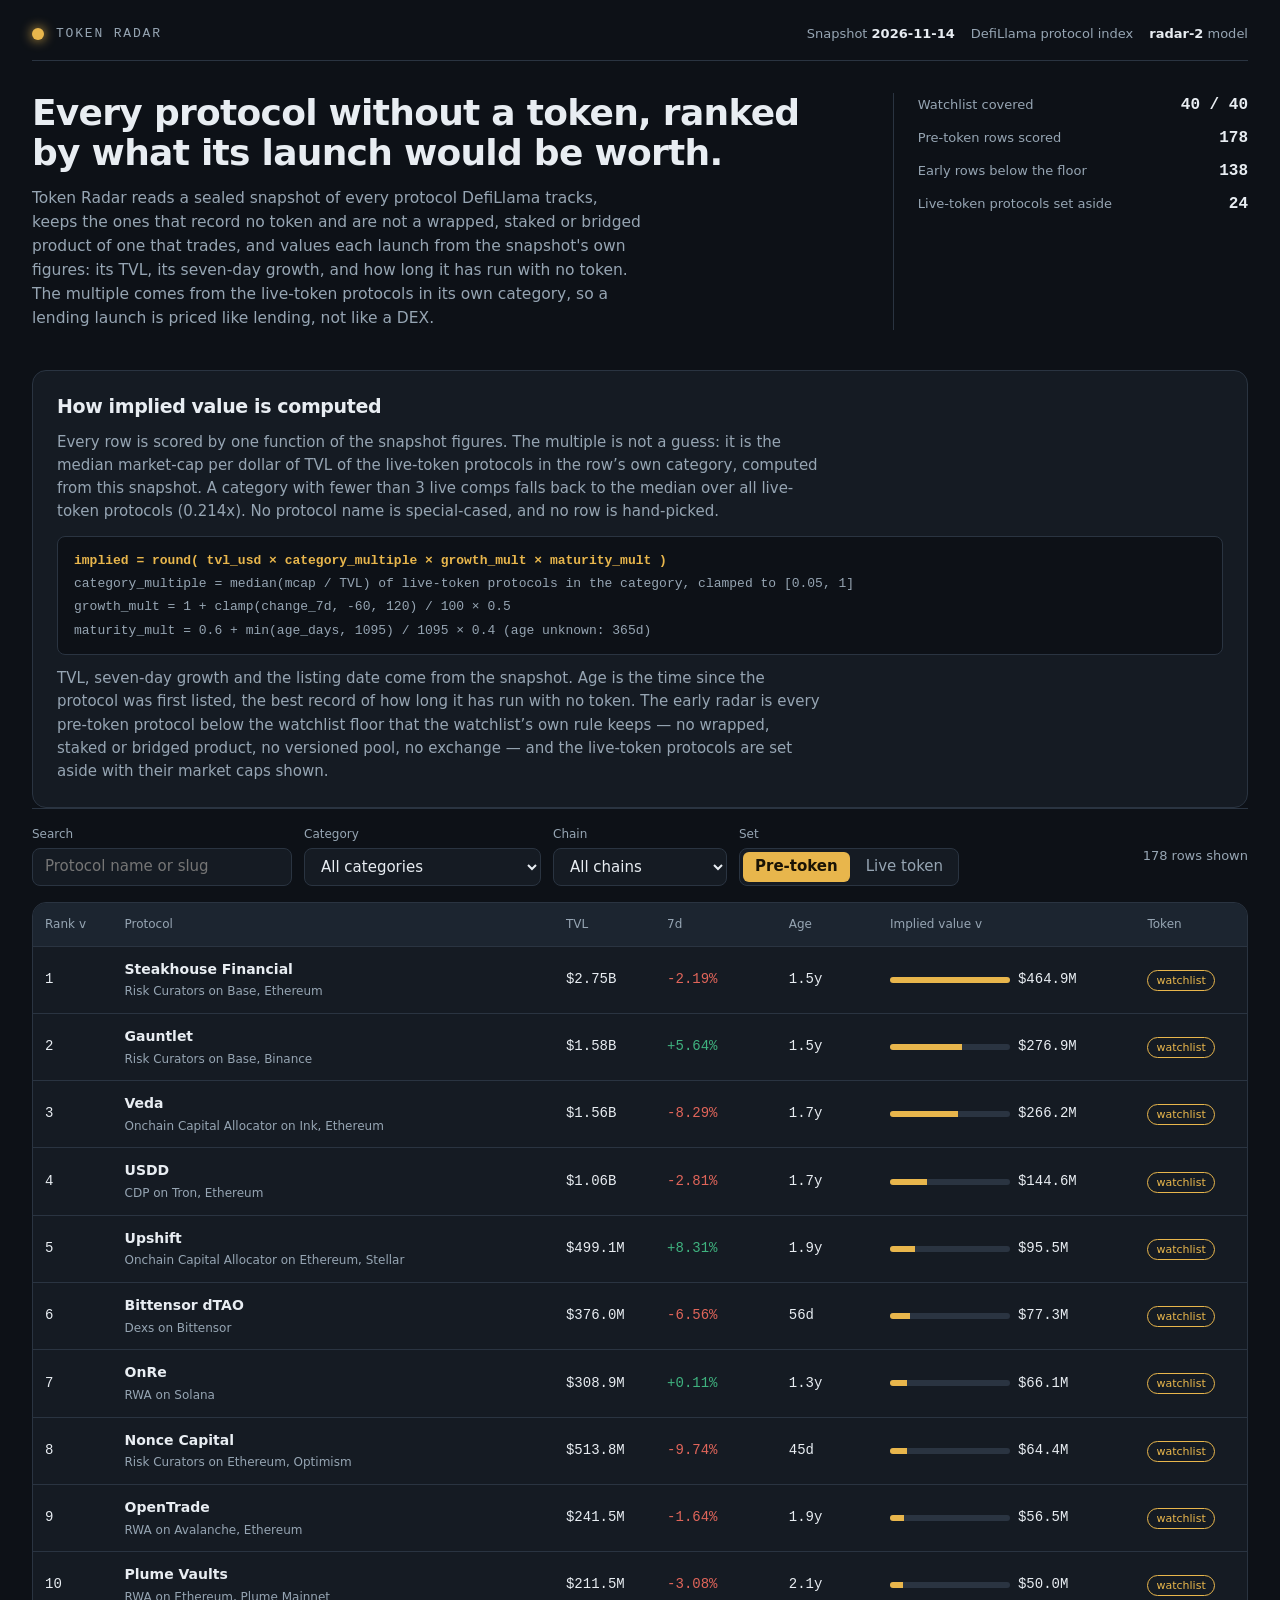
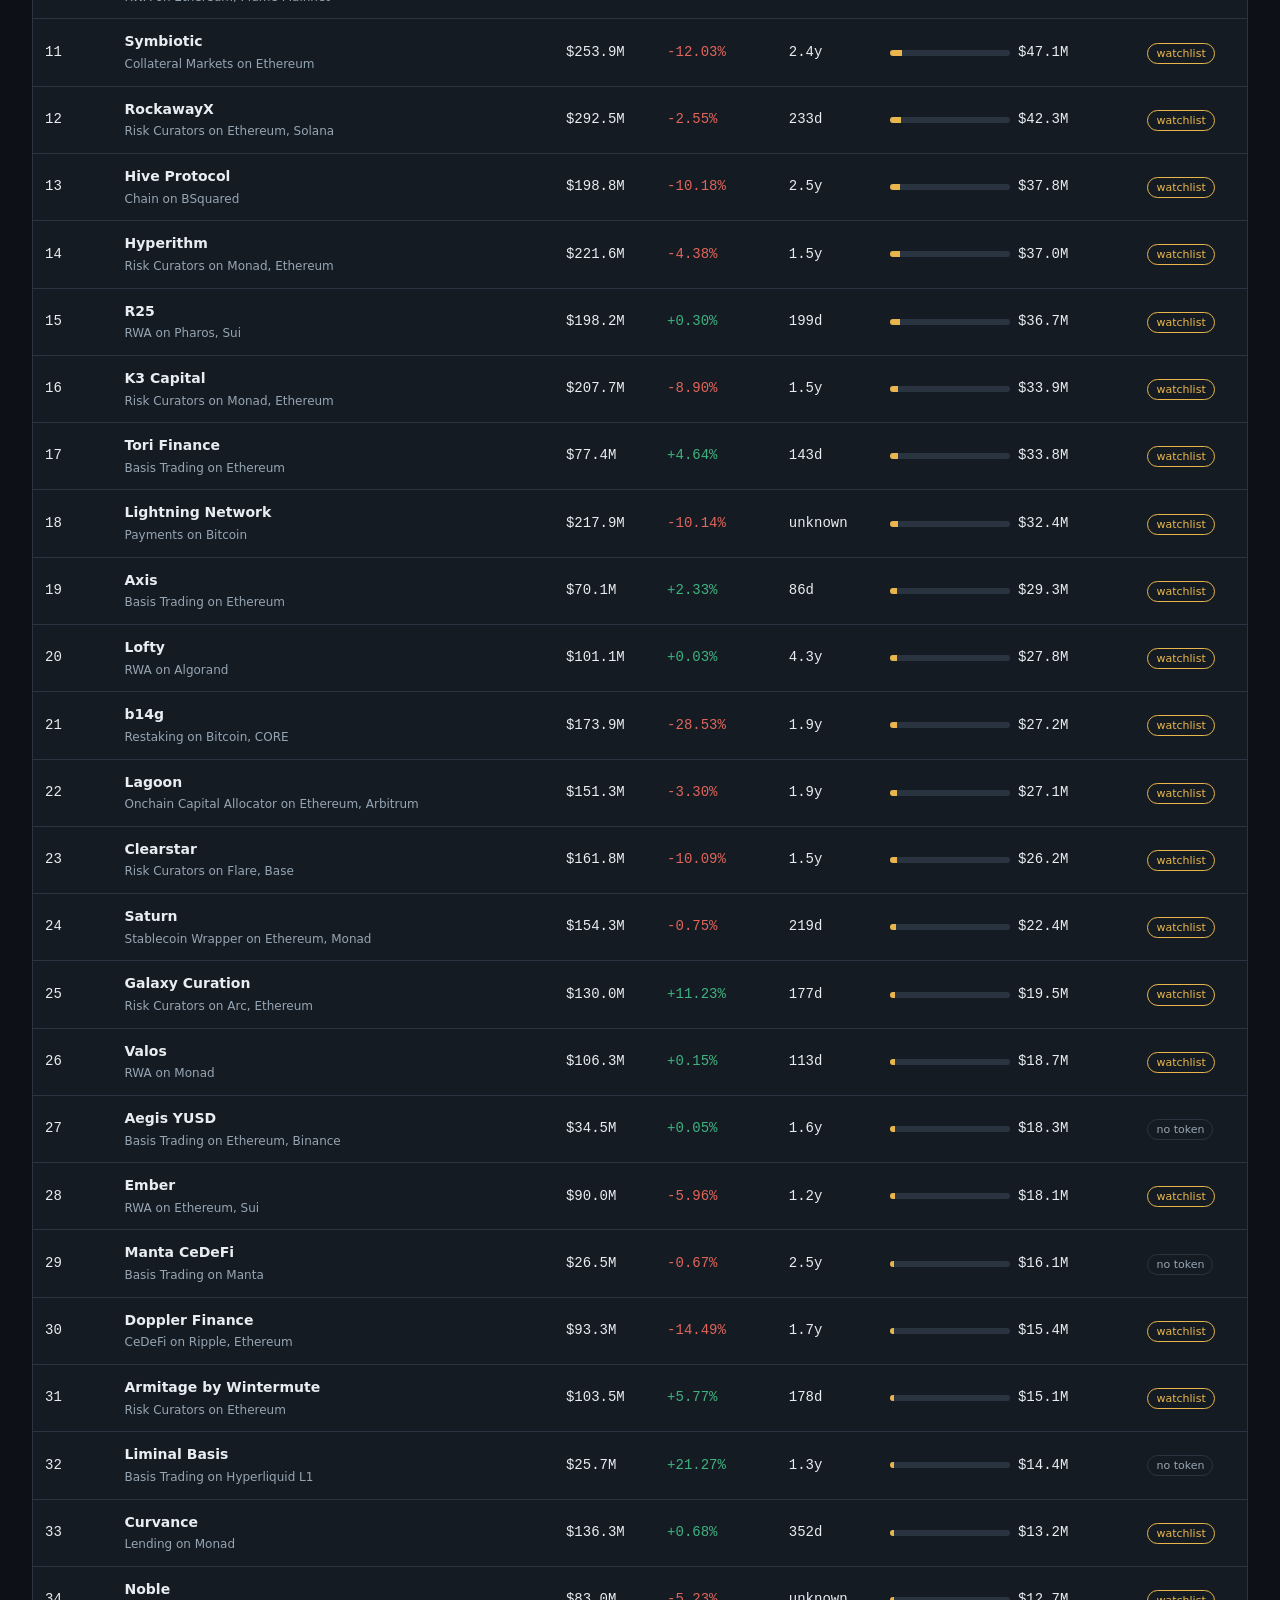
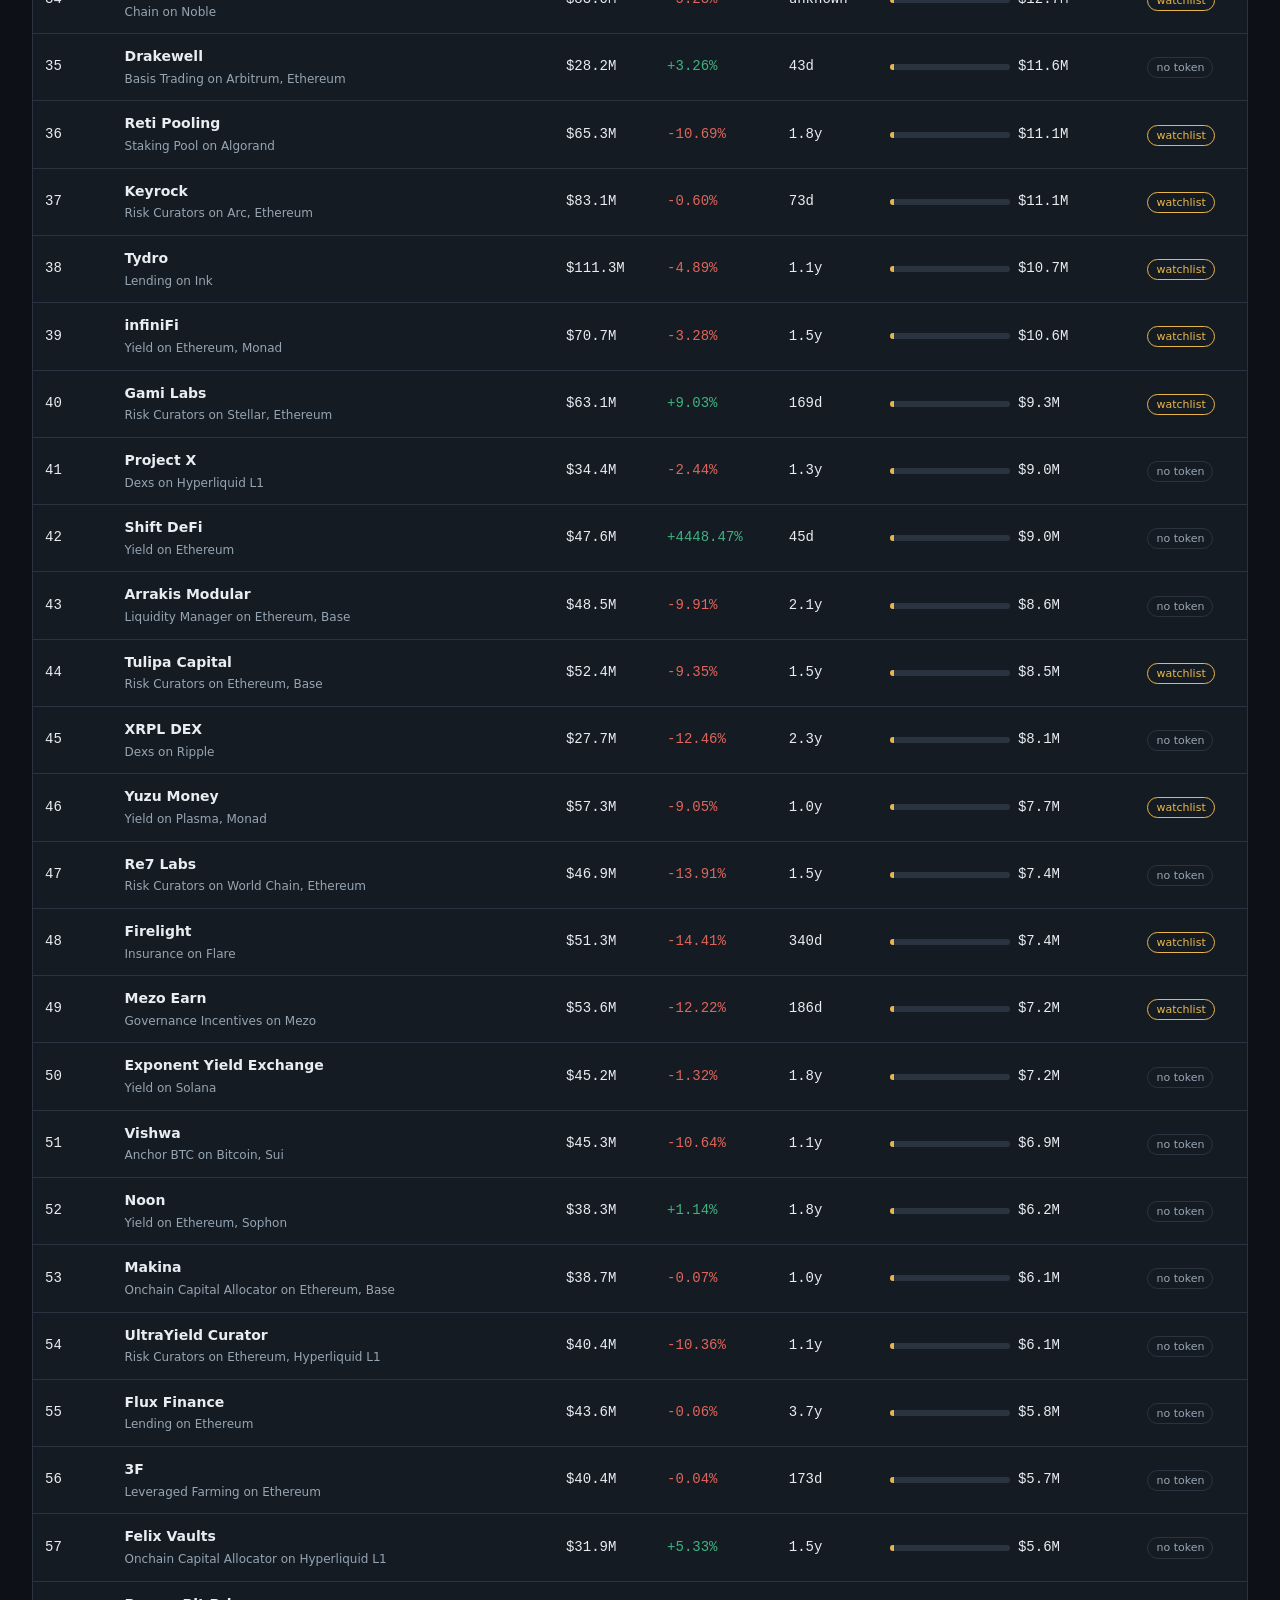
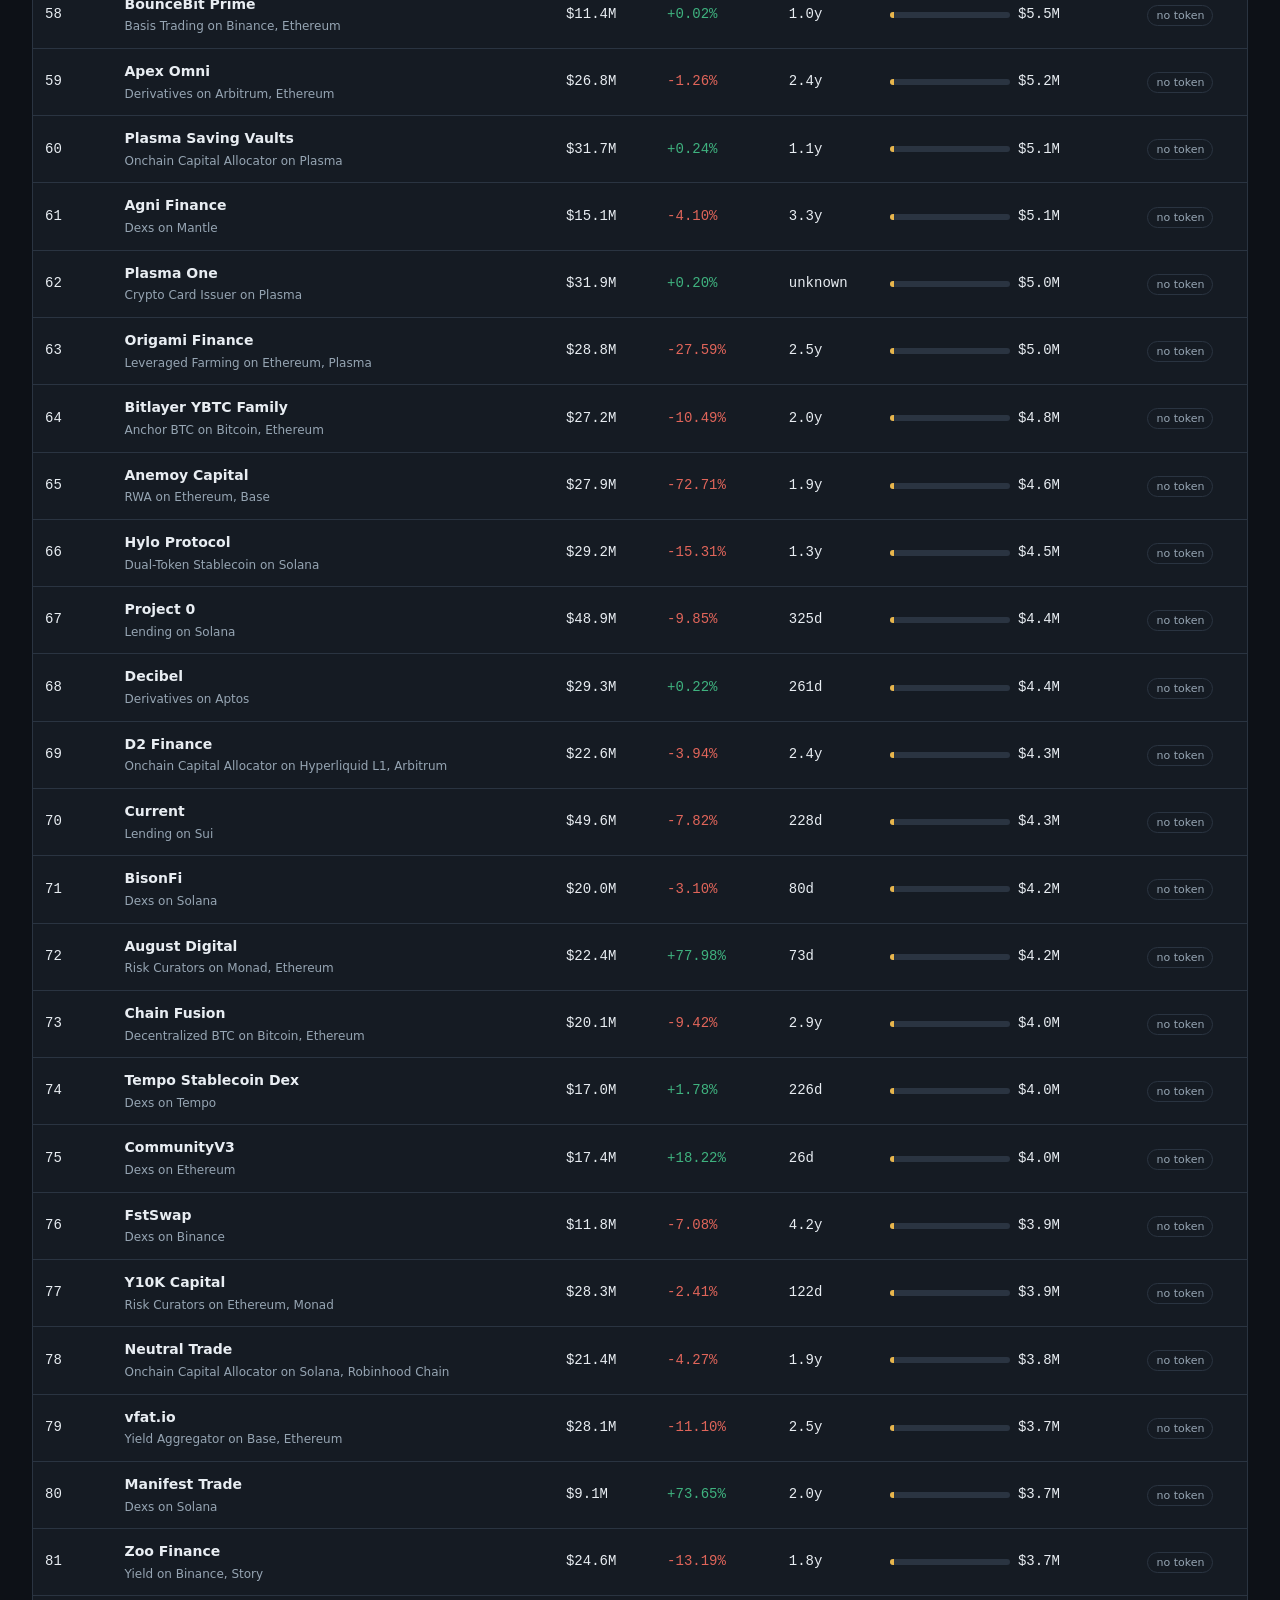
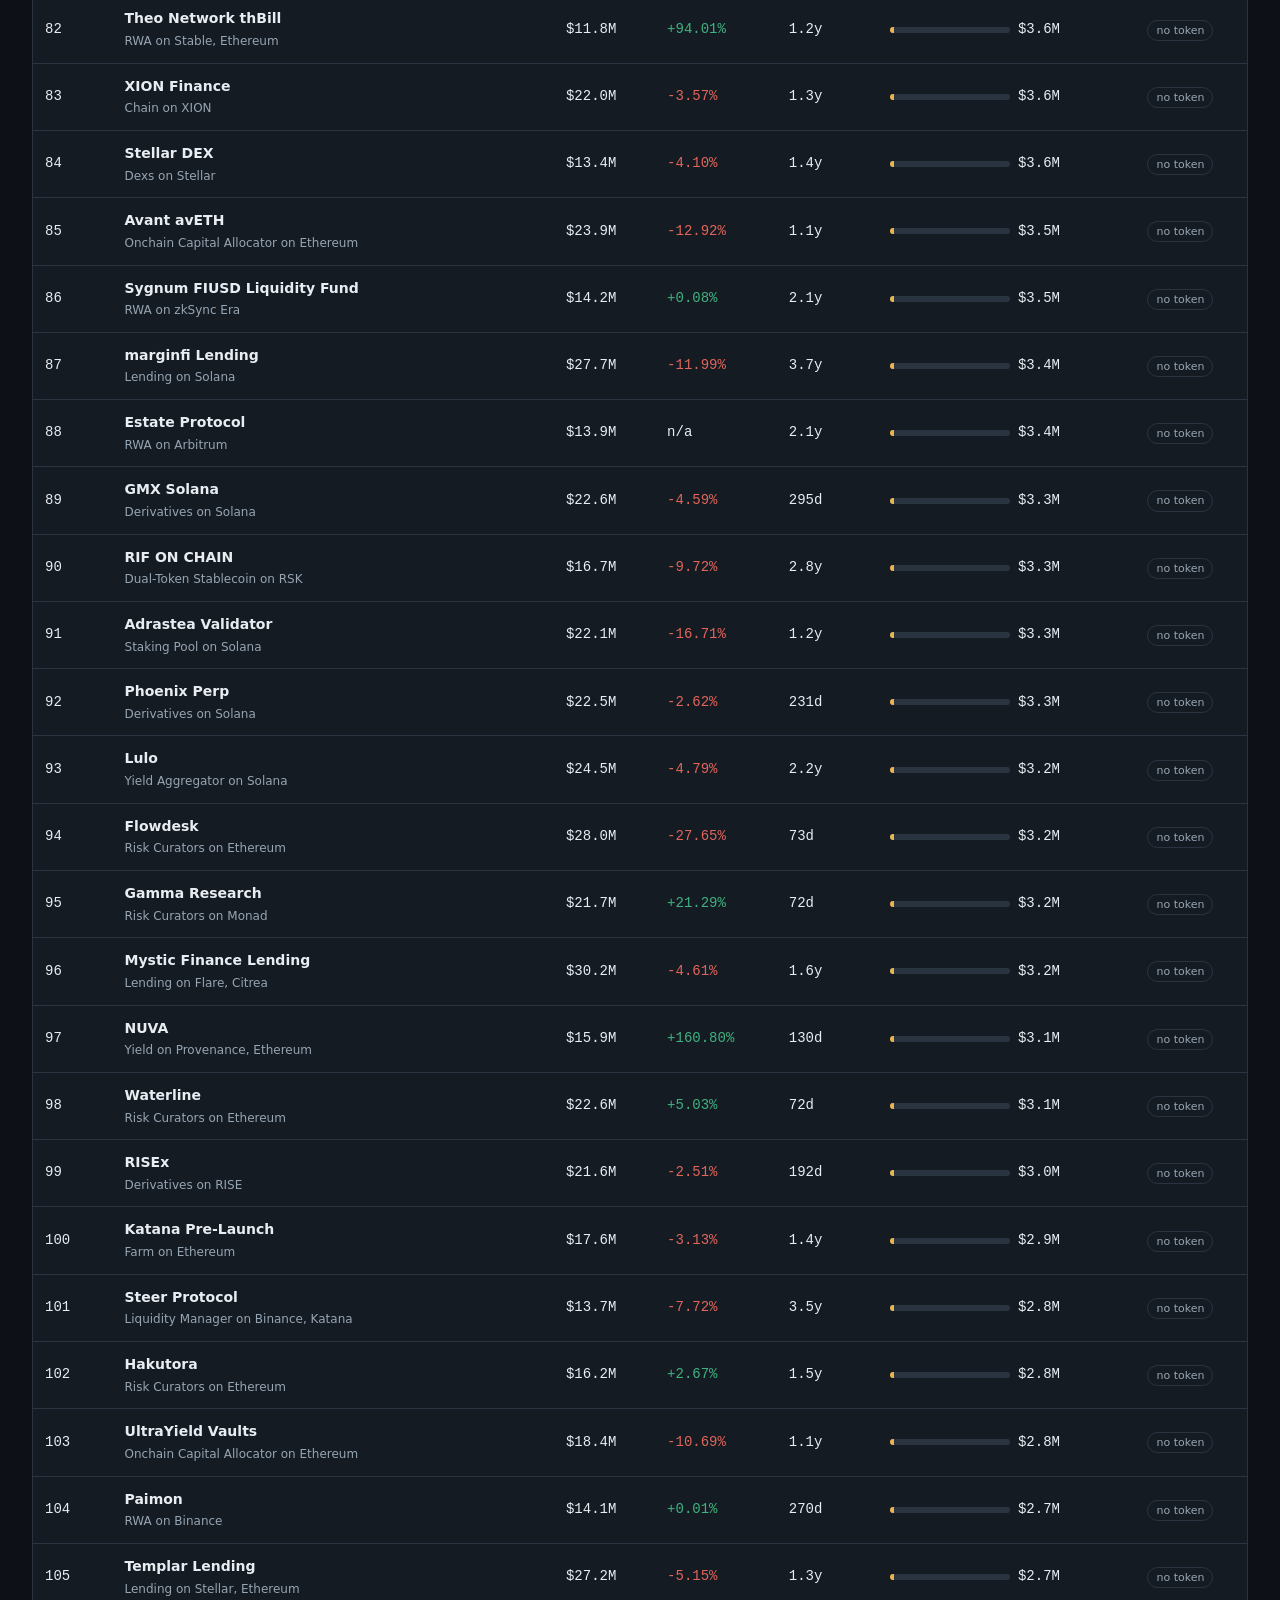
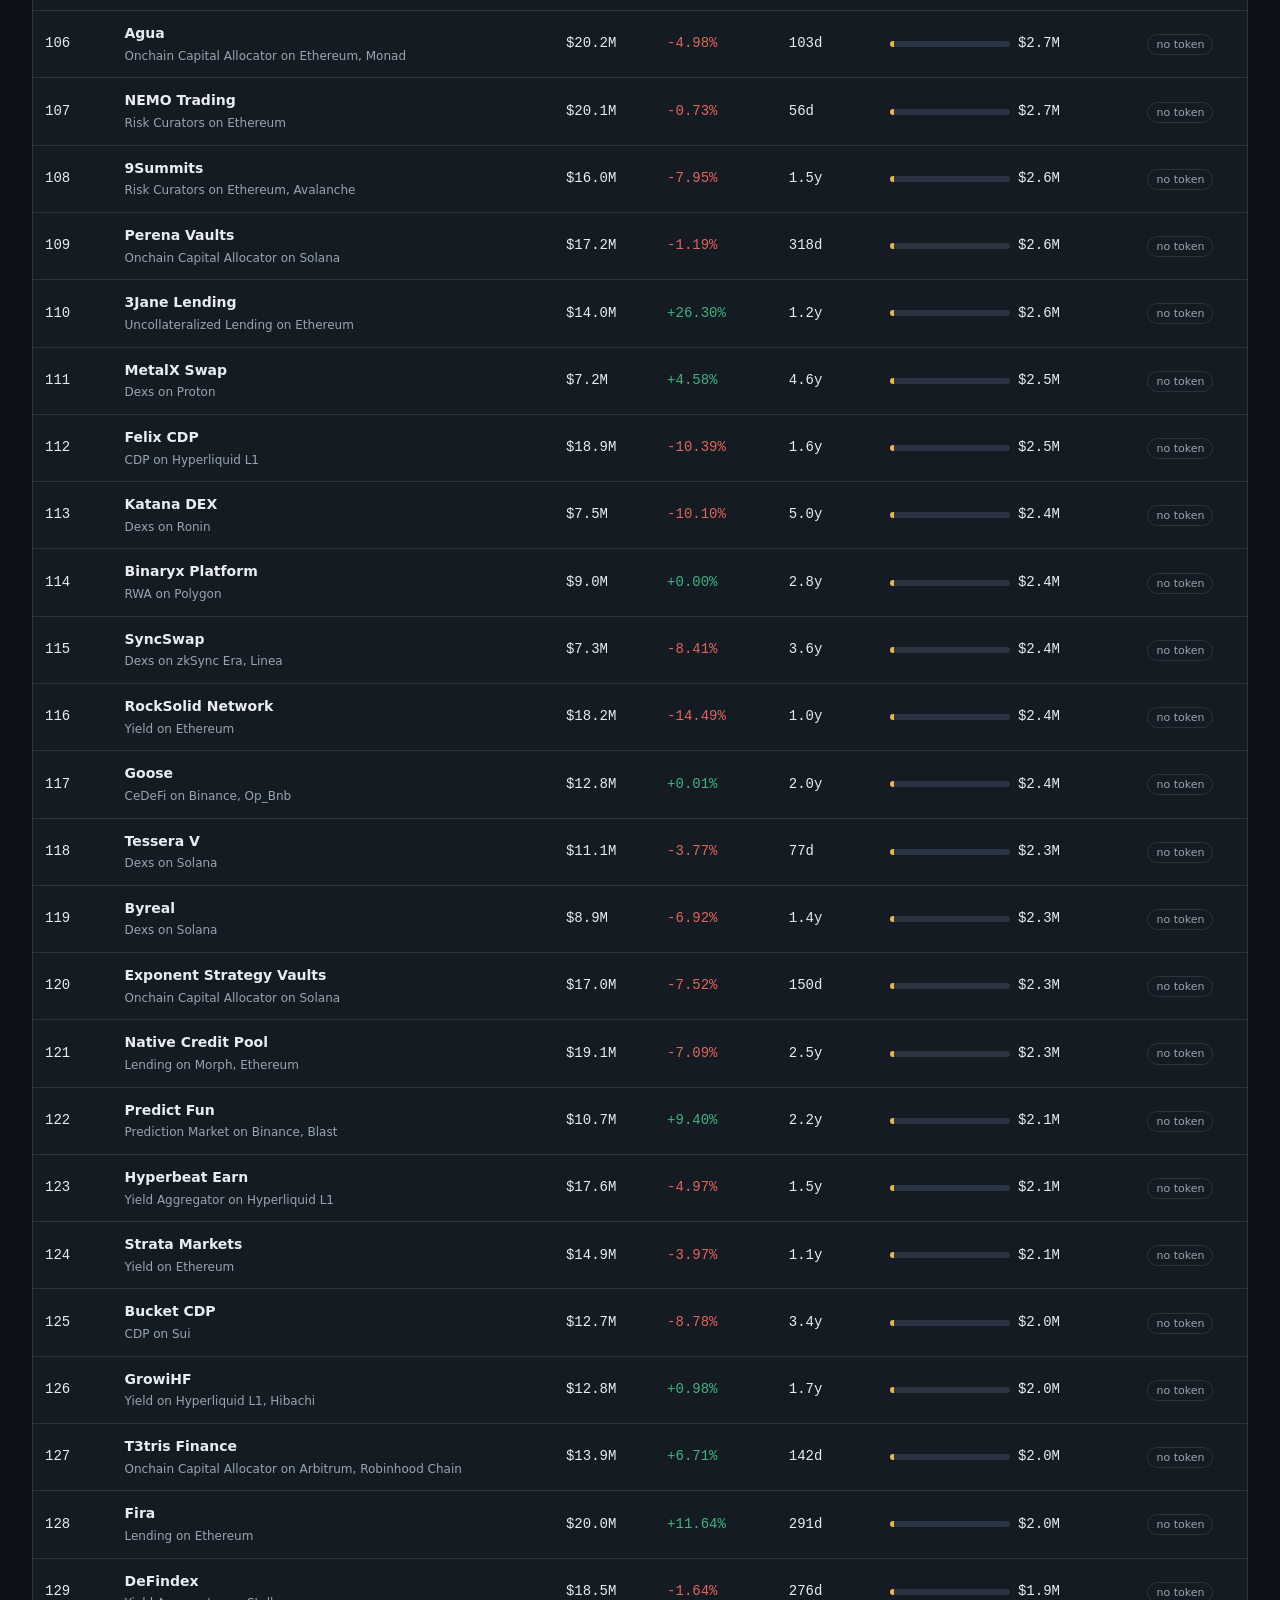
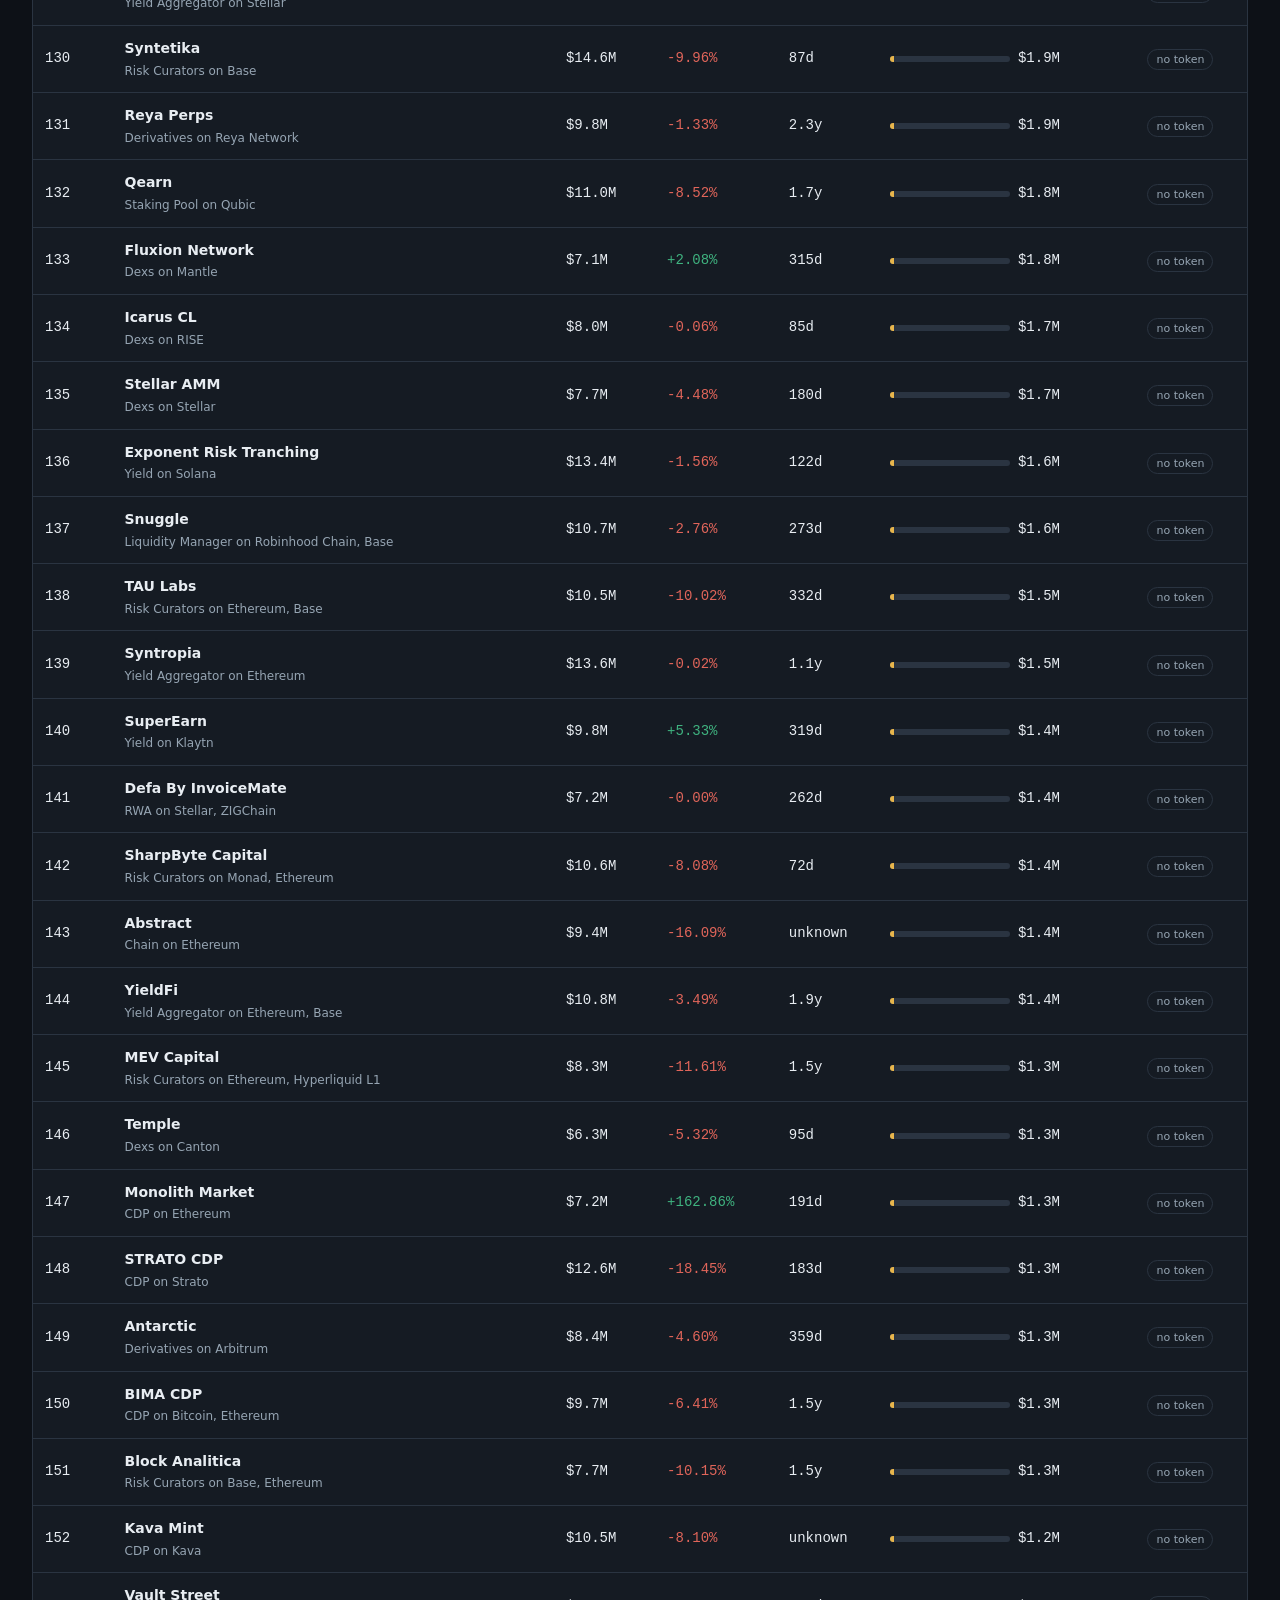
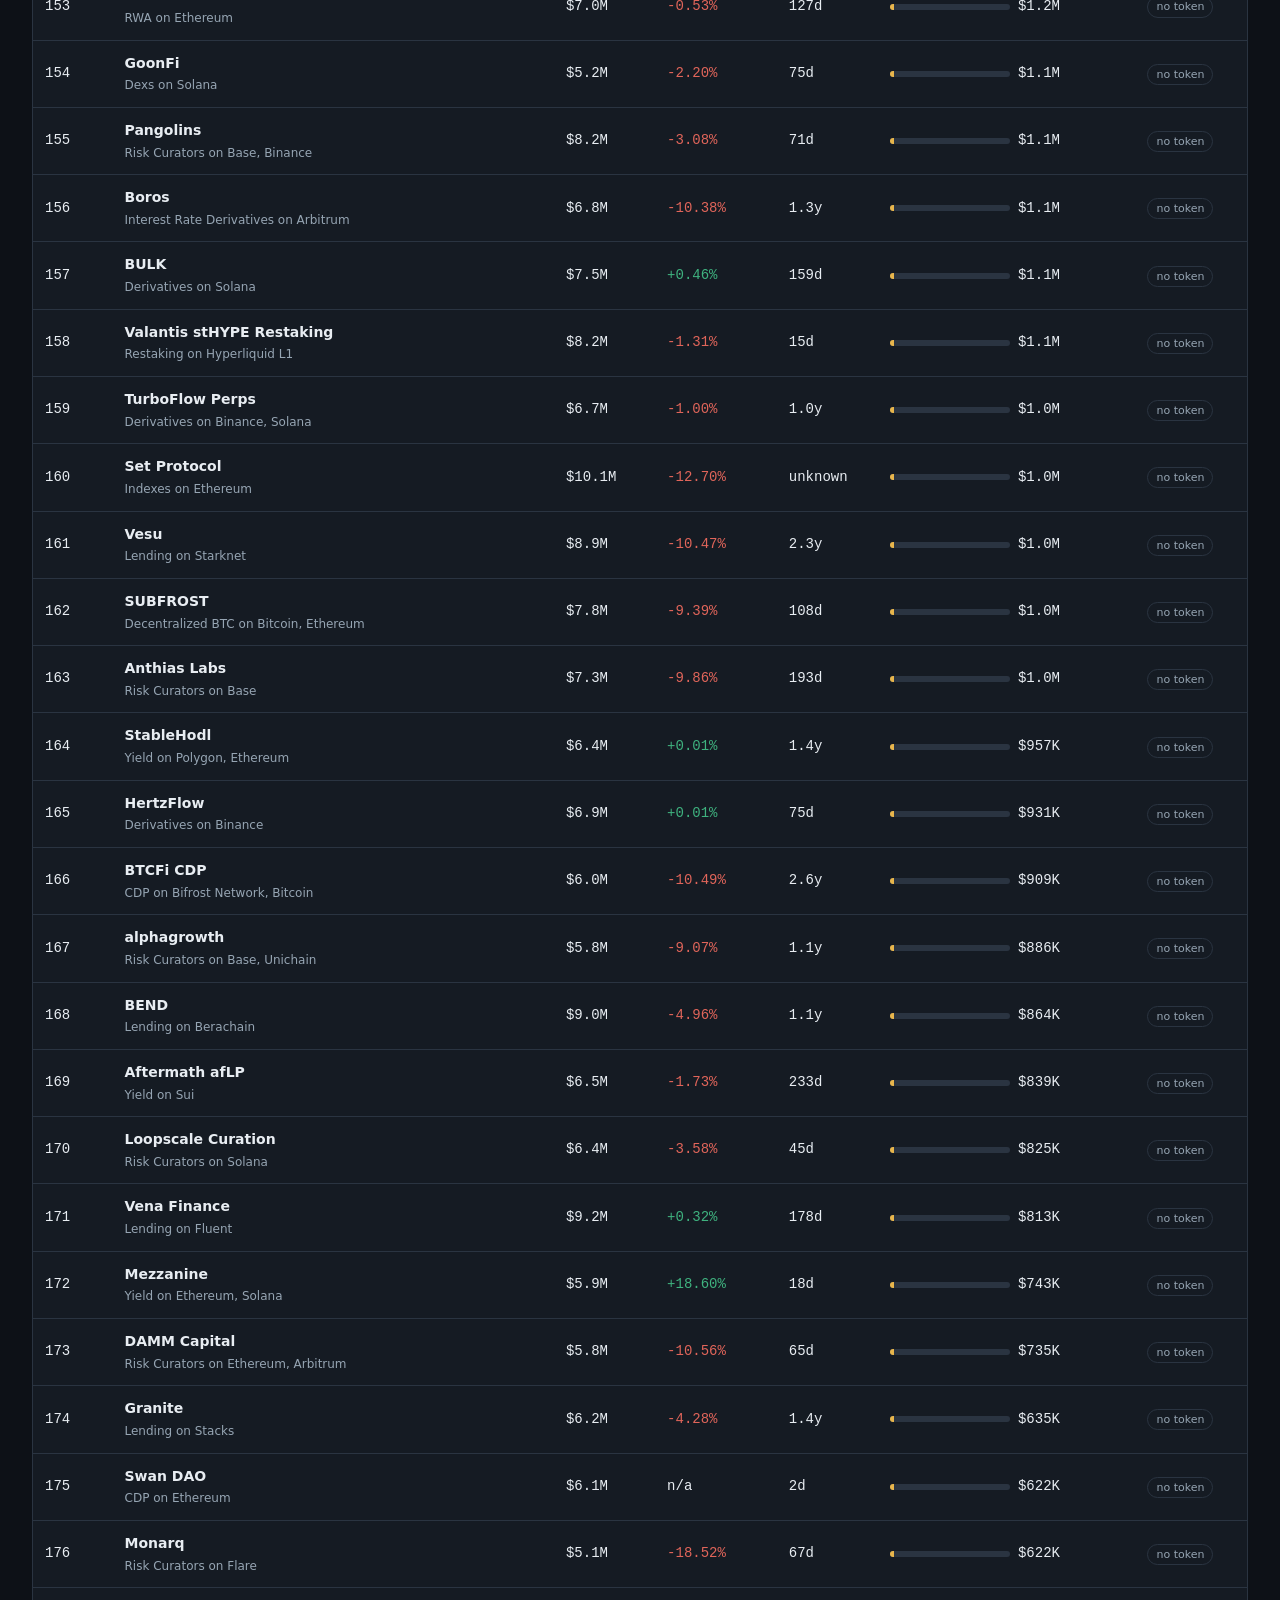
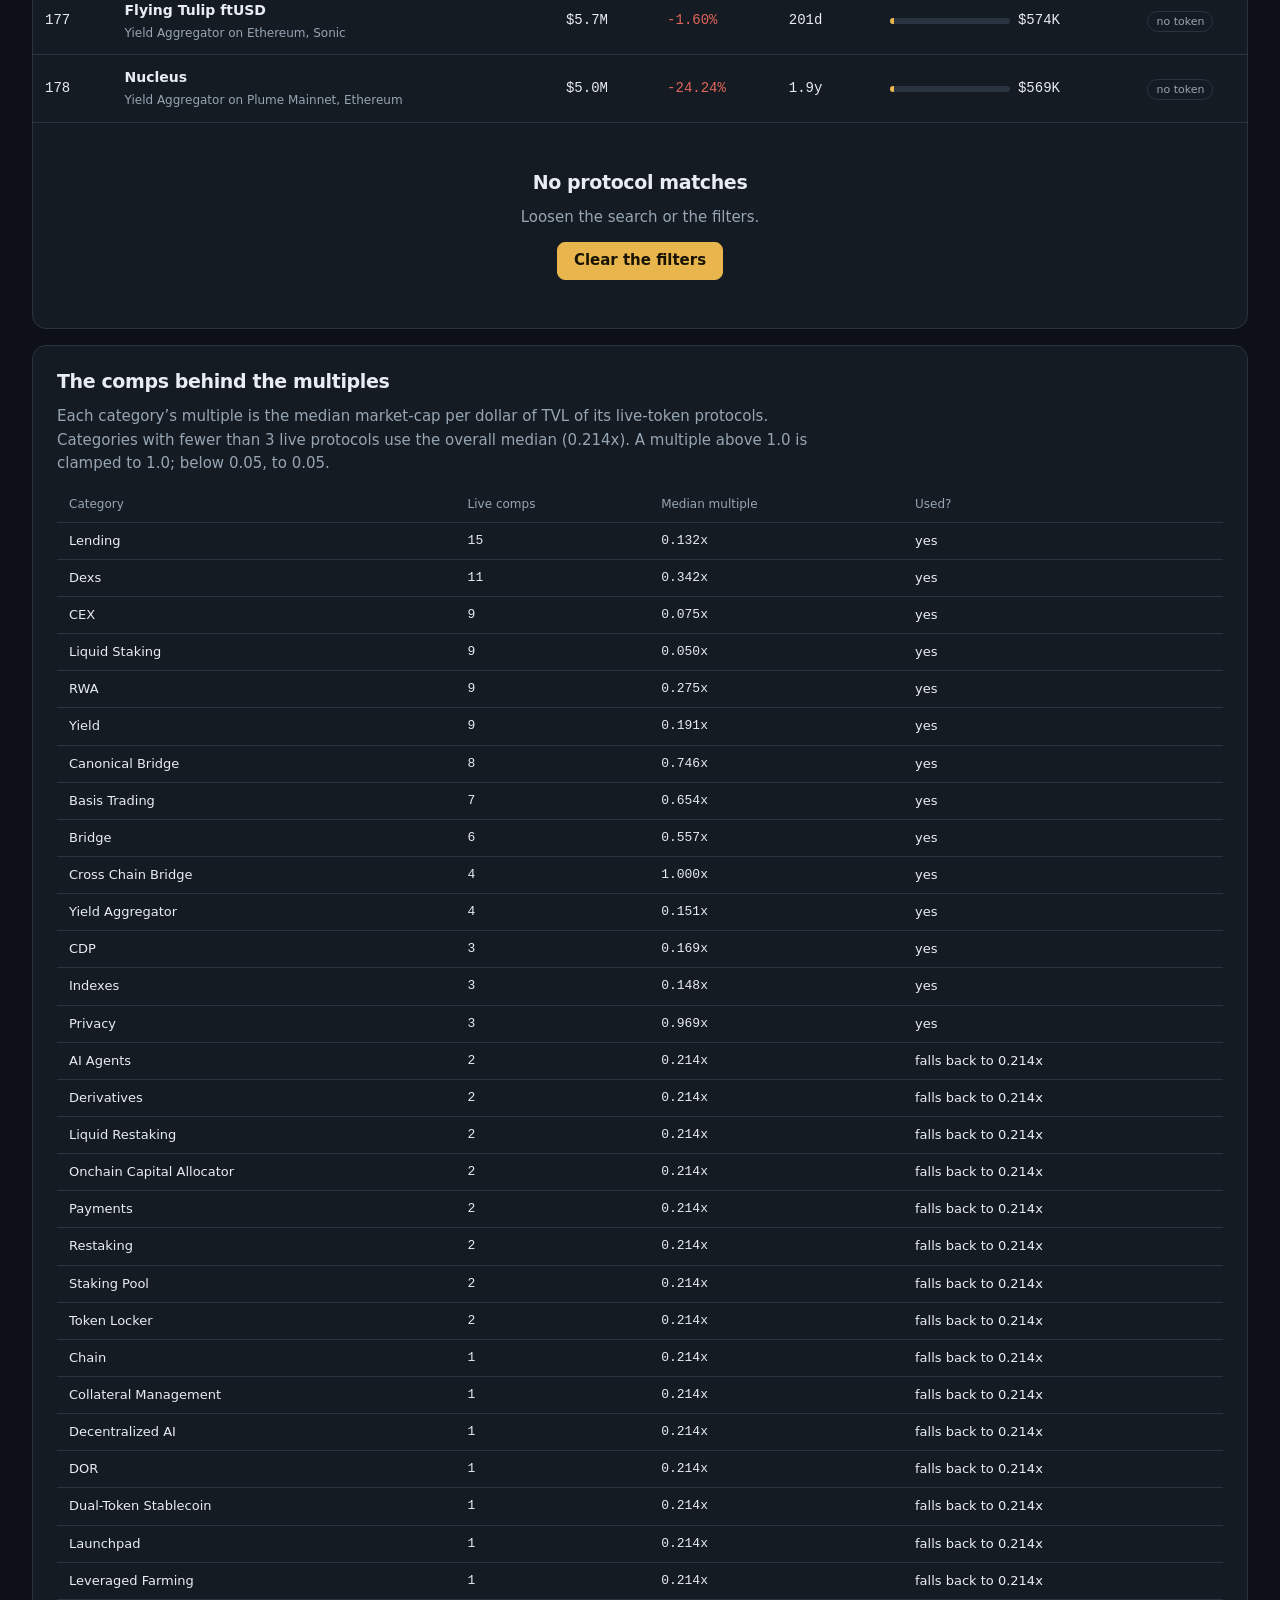
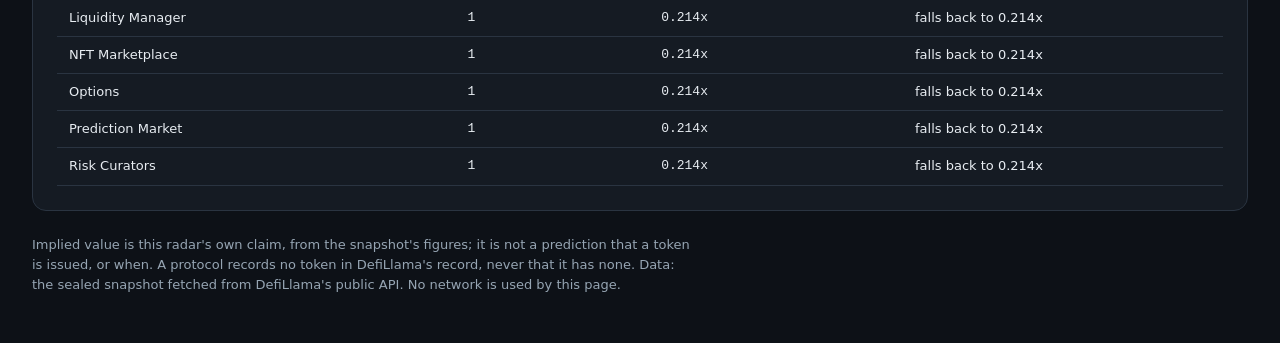
<file: board.html>
<!doctype html>
<html lang="en">
<head>
<meta charset="utf-8">
<meta name="viewport" content="width=device-width, initial-scale=1">
<title>Token Radar — pre-token protocols, ranked by implied value</title>
<style>
/* Token Radar's theme: a dark desk. Four palette values, two radii, two families; everything else
   is spacing, a hairline and a type step. */
:root {
  --canvas: #0d1117;
  --surface: #151b23;
  --surface-2: #1c2530;
  --ink: #e8edf2;
  --muted: #96a5b3;
  --border: #2a3441;
  --accent: #e8b64c;
  --accent-ink: #1a1405;
  --green: #3fb27f;
  --red: #e0655a;
  --radius-control: 8px;
  --radius-panel: 14px;
  --font-body: system-ui, -apple-system, "Segoe UI", sans-serif;
  --font-num: ui-monospace, "SF Mono", Menlo, Consolas, monospace;
  --s1: 4px; --s2: 8px; --s3: 12px; --s4: 16px; --s5: 24px; --s6: 32px; --s7: 48px;
}
* { box-sizing: border-box; }
html { color-scheme: dark; }
body { margin: 0; background: var(--canvas); color: var(--ink); font: 400 15px/1.55 var(--font-body); text-wrap: pretty; }
h1, h2, h3 { margin: 0; letter-spacing: -0.02em; text-wrap: balance; }
h1 { font-size: clamp(26px, 4vw, 36px); line-height: 1.12; font-weight: 650; }
h2 { font-size: 19px; line-height: 1.25; font-weight: 600; }
h3 { font-size: 15px; line-height: 1.3; font-weight: 600; }
p { margin: 0; }
button, input, select { font: inherit; color: inherit; }
button { cursor: pointer; }
a { color: var(--accent); }
.skip { position: absolute; left: -9999px; top: 0; padding: var(--s2) var(--s4); background: var(--surface); border: 1px solid var(--border); z-index: 30; }
.skip:focus { left: var(--s4); top: var(--s4); }
:focus-visible { outline: 2px solid var(--accent); outline-offset: 2px; }
.shell { max-width: 1280px; margin: 0 auto; padding: var(--s5) var(--s6) var(--s7); }
.top { display: flex; align-items: flex-start; justify-content: space-between; gap: var(--s5); padding-bottom: var(--s4); border-bottom: 1px solid var(--border); }
.brand { display: flex; align-items: center; gap: var(--s3); }
.mark { width: 12px; height: 12px; border-radius: 50%; background: var(--accent); flex: none; box-shadow: 0 0 12px var(--accent); }
.brand-name { font-family: var(--font-num); font-size: 13px; letter-spacing: 0.14em; color: var(--muted); }
.top-meta { display: flex; flex-wrap: wrap; gap: var(--s2) var(--s4); justify-content: flex-end; color: var(--muted); font-size: 13px; }
.top-meta span { white-space: nowrap; }
.top-meta b { color: var(--ink); font-weight: 600; }
.lede { display: grid; grid-template-columns: minmax(0, 1.4fr) minmax(280px, 0.6fr); gap: var(--s6); padding: var(--s6) 0 var(--s5); }
.lede p { color: var(--muted); max-width: 62ch; margin-top: var(--s3); font-size: 15.5px; }
.facts { display: grid; gap: var(--s2); align-content: start; border-left: 1px solid var(--border); padding-left: var(--s5); }
.fact { display: flex; align-items: baseline; justify-content: space-between; gap: var(--s3); }
.fact b { font-family: var(--font-num); font-size: 16px; font-weight: 600; color: var(--ink); }
.fact span { color: var(--muted); font-size: 13px; }
.controls { display: flex; flex-wrap: wrap; align-items: end; gap: var(--s3); padding: var(--s4) 0; border-top: 1px solid var(--border); }
.field { display: grid; gap: var(--s1); }
.field label { color: var(--muted); font-size: 12px; }
.field input, .field select { min-height: 38px; padding: 0 var(--s3); border: 1px solid var(--border); border-radius: var(--radius-control); background: var(--surface); min-width: 170px; }
.field input:focus, .field select:focus { border-color: var(--accent); outline: none; }
.field input { min-width: 260px; }
.tabs { display: flex; gap: var(--s1); padding: 3px; border: 1px solid var(--border); border-radius: var(--radius-control); background: var(--surface); }
.tabs button { min-height: 30px; padding: 0 var(--s3); border: 0; border-radius: 6px; background: transparent; color: var(--muted); }
.tabs button[aria-pressed="true"] { background: var(--accent); color: var(--accent-ink); font-weight: 600; }
.count { margin-left: auto; color: var(--muted); font-size: 13px; align-self: center; }
.panel { background: var(--surface); border: 1px solid var(--border); border-radius: var(--radius-panel); overflow: hidden; }
.table-wrap { overflow-x: auto; }
table { width: 100%; border-collapse: collapse; font-size: 14px; }
th, td { padding: var(--s3); border-bottom: 1px solid var(--border); text-align: left; vertical-align: middle; }
th { color: var(--muted); font-size: 12px; font-weight: 500; white-space: nowrap; background: var(--surface-2); }
th button { display: inline-flex; align-items: center; gap: var(--s1); border: 0; background: none; padding: 0; color: inherit; font: inherit; }
th button:hover { color: var(--ink); }
tbody tr { cursor: pointer; }
tbody tr:hover { background: var(--surface-2); }
tbody tr[data-selected="true"] { background: #232c1e; }
.num { font-family: var(--font-num); font-variant-numeric: tabular-nums; white-space: nowrap; }
.name { display: grid; gap: 2px; }
.name b { font-weight: 600; }
.sub { color: var(--muted); font-size: 12px; }
.pos { color: var(--green); }
.neg { color: var(--red); }
.bar { width: 120px; height: 6px; border-radius: 3px; background: var(--border); overflow: hidden; }
.bar i { display: block; height: 100%; background: var(--accent); }
.implied { display: flex; align-items: center; gap: var(--s2); }
.pill { display: inline-block; padding: 1px 8px; border: 1px solid var(--border); border-radius: 20px; font-size: 11px; color: var(--muted); white-space: nowrap; }
.pill.watch { border-color: var(--accent); color: var(--accent); }
.model { margin-top: var(--s4); padding: var(--s5); display: grid; gap: var(--s3); background: var(--surface); border: 1px solid var(--border); border-radius: var(--radius-panel); }
.model p { color: var(--muted); max-width: 80ch; }
.formula { font-family: var(--font-num); font-size: 13px; line-height: 1.8; color: var(--muted); overflow-wrap: anywhere; background: var(--canvas); border: 1px solid var(--border); border-radius: var(--radius-control); padding: var(--s3) var(--s4); }
.formula b { color: var(--accent); font-weight: 600; }
.comps-table { width: 100%; border-collapse: collapse; font-size: 13px; }
.comps-table th, .comps-table td { padding: var(--s2) var(--s3); }
.comps-table th { background: transparent; }
.empty { padding: var(--s7) var(--s5); text-align: center; display: grid; gap: var(--s3); justify-items: center; }
.empty p { color: var(--muted); }
.button { min-height: 38px; padding: 0 var(--s4); border: 1px solid var(--border); border-radius: var(--radius-control); background: var(--surface); }
.button.primary { background: var(--accent); border-color: var(--accent); color: var(--accent-ink); font-weight: 600; }
.foot { margin-top: var(--s5); color: var(--muted); font-size: 13px; max-width: 80ch; }
.detail { position: fixed; top: 0; right: 0; bottom: 0; width: min(560px, 94vw); z-index: 20; background: var(--surface); border-left: 1px solid var(--border); padding: var(--s5); overflow-y: auto; box-shadow: -24px 0 48px rgba(0,0,0,0.45); }
.detail[hidden] { display: none; }
.detail-head { display: flex; align-items: start; justify-content: space-between; gap: var(--s4); }
.detail-head > div { min-width: 0; }
.detail-head .sub { overflow-wrap: anywhere; }
.close { flex: none; min-width: 34px; min-height: 34px; padding: 0 var(--s2); white-space: nowrap; border: 1px solid var(--border); border-radius: var(--radius-control); background: var(--surface-2); }
.detail h2 { margin-top: var(--s1); }
.detail .sub { margin-top: var(--s1); }
.detail-section { margin-top: var(--s5); padding-top: var(--s4); border-top: 1px solid var(--border); }
.detail-section h3 { margin-bottom: var(--s2); }
.detail-section p { color: var(--muted); font-size: 14px; }
.equation { display: grid; gap: var(--s2); font-family: var(--font-num); font-size: 13px; }
.equation div { display: flex; justify-content: space-between; gap: var(--s3); }
.equation span { color: var(--muted); }
.steps { margin: 0; padding-left: var(--s5); display: grid; gap: var(--s3); }
.steps li { padding-left: var(--s1); }
.steps b { display: block; font-weight: 500; }
.cost { color: var(--muted); font-size: 12px; font-family: var(--font-num); }
@media (max-width: 900px) {
  .shell { padding: var(--s4); }
  .lede { grid-template-columns: 1fr; gap: var(--s4); }
  .facts { border-left: 0; border-top: 1px solid var(--border); padding-left: 0; padding-top: var(--s4); }
  .field input { min-width: 0; width: 100%; }
}
@media (prefers-reduced-motion: reduce) {
  *, *::before, *::after { transition-duration: 0.01ms !important; animation-duration: 0.01ms !important; }
}

</style>
</head>
<body>
<a class="skip" href="#board">Skip to the board</a>
<div class="shell">
  <header class="top">
    <div class="brand"><span class="mark" aria-hidden="true"></span><span class="brand-name">TOKEN&nbsp;RADAR</span></div>
    <div class="top-meta" id="top-meta"></div>
  </header>
  <section class="lede">
    <div>
      <h1>Every protocol without a token, ranked by what its launch would be worth.</h1>
      <p>Token Radar reads a sealed snapshot of every protocol DefiLlama tracks, keeps the ones that record no token and are not a wrapped, staked or bridged product of one that trades, and values each launch from the snapshot's own figures: its TVL, its seven-day growth, and how long it has run with no token. The multiple comes from the live-token protocols in its own category, so a lending launch is priced like lending, not like a DEX.</p>
    </div>
    <div class="facts" id="facts"></div>
  </section>
  <section class="model" id="model" aria-label="How the value is worked out"></section>
  <div class="controls" id="controls">
    <div class="field"><label for="q">Search</label><input id="q" type="search" placeholder="Protocol name or slug" autocomplete="off"></div>
    <div class="field"><label for="category">Category</label><select id="category"><option value="all">All categories</option></select></div>
    <div class="field"><label for="chain">Chain</label><select id="chain"><option value="all">All chains</option></select></div>
    <div class="field"><label for="set">Set</label><div class="tabs" role="group" aria-label="Set"><button type="button" data-set="pre-token" aria-pressed="true">Pre-token</button><button type="button" data-set="live" aria-pressed="false">Live token</button></div></div>
    <span class="count" id="count"></span>
  </div>
  <main class="panel" id="board" tabindex="-1">
    <div class="table-wrap"><table id="table">
      <thead><tr id="head-row"></tr></thead>
      <tbody id="rows"></tbody>
    </table></div>
    <div class="empty" id="empty" hidden><h2>No protocol matches</h2><p>Loosen the search or the filters.</p><button class="button primary" type="button" id="clear">Clear the filters</button></div>
  </main>
  <section class="model" id="comps" aria-label="The comps behind the multiples"></section>
  <footer class="foot"><p>Implied value is this radar's own claim, from the snapshot's figures; it is not a prediction that a token is issued, or when. A protocol records no token in DefiLlama's record, never that it has none. Data: the sealed snapshot fetched from DefiLlama's public API. No network is used by this page.</p></footer>
</div>
<aside class="detail" id="detail" hidden aria-label="Protocol detail"></aside>
<script>
window.RADAR={"as_of":"2026-11-14","source":"DefiLlama https://api.llama.fi/protocols, fetched 2026-11-14T01:18:33.201Z","floor_usd":50000000,"model":{"growth_weight":0.5,"growth_floor":-60,"growth_cap":120,"maturity_floor":0.6,"maturity_range":0.4,"maturity_days":1095,"unknown_age_days":365,"min_comps":3,"multiple_floor":0.05,"multiple_cap":1},"model_version":"radar-2","watchlist":["armitage-by-wintermute","axis","b14g","bittensor-dtao","clearstar","curvance","doppler-finance","ember","firelight","galaxy-curation","gami-labs","gauntlet","hive-protocol","hyperithm","infinifi","k3-capital","keyrock","lagoon","lightning-network","lofty","mezo-earn","noble","nonce-capital","onre","opentrade","plume-vaults","r25","reti-pooling","rockawayx","saturn","steakhouse-financial","symbiotic","tori-finance","tulipa-capital","tydro","upshift","usdd","valos","veda","yuzu-money"],"watchlist_size":40,"board_size":178,"early_size":138,"live_size":24,"overall_multiple":0.2138,"comps":[{"category":"Lending","n":15,"median_multiple":0.1324,"used":true},{"category":"Dexs","n":11,"median_multiple":0.3424,"used":true},{"category":"CEX","n":9,"median_multiple":0.0748,"used":true},{"category":"Liquid Staking","n":9,"median_multiple":0.05,"used":true},{"category":"RWA","n":9,"median_multiple":0.2748,"used":true},{"category":"Yield","n":9,"median_multiple":0.1914,"used":true},{"category":"Canonical Bridge","n":8,"median_multiple":0.7464,"used":true},{"category":"Basis Trading","n":7,"median_multiple":0.6544,"used":true},{"category":"Bridge","n":6,"median_multiple":0.5567,"used":true},{"category":"Cross Chain Bridge","n":4,"median_multiple":1,"used":true},{"category":"Yield Aggregator","n":4,"median_multiple":0.151,"used":true},{"category":"CDP","n":3,"median_multiple":0.1687,"used":true},{"category":"Indexes","n":3,"median_multiple":0.1477,"used":true},{"category":"Privacy","n":3,"median_multiple":0.9691,"used":true},{"category":"AI Agents","n":2,"median_multiple":0.2138,"used":false},{"category":"Derivatives","n":2,"median_multiple":0.2138,"used":false},{"category":"Liquid Restaking","n":2,"median_multiple":0.2138,"used":false},{"category":"Onchain Capital Allocator","n":2,"median_multiple":0.2138,"used":false},{"category":"Payments","n":2,"median_multiple":0.2138,"used":false},{"category":"Restaking","n":2,"median_multiple":0.2138,"used":false},{"category":"Staking Pool","n":2,"median_multiple":0.2138,"used":false},{"category":"Token Locker","n":2,"median_multiple":0.2138,"used":false},{"category":"Chain","n":1,"median_multiple":0.2138,"used":false},{"category":"Collateral Management","n":1,"median_multiple":0.2138,"used":false},{"category":"Decentralized AI","n":1,"median_multiple":0.2138,"used":false},{"category":"DOR","n":1,"median_multiple":0.2138,"used":false},{"category":"Dual-Token Stablecoin","n":1,"median_multiple":0.2138,"used":false},{"category":"Launchpad","n":1,"median_multiple":0.2138,"used":false},{"category":"Leveraged Farming","n":1,"median_multiple":0.2138,"used":false},{"category":"Liquidity Manager","n":1,"median_multiple":0.2138,"used":false},{"category":"NFT Marketplace","n":1,"median_multiple":0.2138,"used":false},{"category":"Options","n":1,"median_multiple":0.2138,"used":false},{"category":"Prediction Market","n":1,"median_multiple":0.2138,"used":false},{"category":"Risk Curators","n":1,"median_multiple":0.2138,"used":false}],"rows":[{"rank":1,"slug":"steakhouse-financial","name":"Steakhouse Financial","category":"Risk Curators","chains":["Base","Ethereum","Robinhood Chain","Arbitrum","Solana","Monad","Arc","Katana","Polygon","Unichain","Corn"],"tvl_usd":2753981495,"change_7d":-2.1935,"mcap_usd":null,"listed_at":"2025-05-20","age_days":543,"implied_value_usd":464924662,"category_multiple":0.21380325885644053,"comps_n":1,"growth_multiplier":0.989,"maturity_multiplier":0.7984},{"rank":2,"slug":"gauntlet","name":"Gauntlet","category":"Risk Curators","chains":["Base","Binance","Ethereum","Arbitrum","Stable","Morph","Solana","Hyperliquid L1","Polygon","Optimism","Unichain","Katana","Arc","Tempo"],"tvl_usd":1577685462,"change_7d":5.645,"mcap_usd":null,"listed_at":"2025-05-20","age_days":543,"implied_value_usd":276897852,"category_multiple":0.21380325885644053,"comps_n":1,"growth_multiplier":1.0282,"maturity_multiplier":0.7984},{"rank":3,"slug":"veda","name":"Veda","category":"Onchain Capital Allocator","chains":["Ink","Ethereum","Optimism","Monad","Plasma","Hyperliquid L1","Arbitrum","Base","Berachain","Sonic","Binance","BOB","Scroll"],"tvl_usd":1563415482,"change_7d":-8.2898,"mcap_usd":null,"listed_at":"2025-02-20","age_days":632,"implied_value_usd":266216989,"category_multiple":0.21380325885644053,"comps_n":2,"growth_multiplier":0.9586,"maturity_multiplier":0.8309},{"rank":4,"slug":"usdd","name":"USDD","category":"CDP","chains":["Tron","Ethereum","Binance"],"tvl_usd":1055793606,"change_7d":-2.8062,"mcap_usd":null,"listed_at":"2025-03-13","age_days":611,"implied_value_usd":144565339,"category_multiple":0.16870131101842134,"comps_n":3,"growth_multiplier":0.986,"maturity_multiplier":0.8232},{"rank":5,"slug":"upshift","name":"Upshift","category":"Onchain Capital Allocator","chains":["Ethereum","Stellar","Flare","Monad","Hyperliquid L1","Avalanche","Solana","Fluent","Base","Citrea","Sui","Plasma","Binance","Mezo","Ink"],"tvl_usd":499083733,"change_7d":8.3117,"mcap_usd":null,"listed_at":"2024-12-04","age_days":710,"implied_value_usd":95509574,"category_multiple":0.21380325885644053,"comps_n":2,"growth_multiplier":1.0416,"maturity_multiplier":0.8594},{"rank":6,"slug":"bittensor-dtao","name":"Bittensor dTAO","category":"Dexs","chains":["Bittensor"],"tvl_usd":376026255,"change_7d":-6.5592,"mcap_usd":null,"listed_at":"2026-09-19","age_days":56,"implied_value_usd":77272598,"category_multiple":0.3424347567468315,"comps_n":11,"growth_multiplier":0.9672,"maturity_multiplier":0.6205},{"rank":7,"slug":"onre","name":"OnRe","category":"RWA","chains":["Solana"],"tvl_usd":308882355,"change_7d":0.1082,"mcap_usd":null,"listed_at":"2025-07-14","age_days":488,"implied_value_usd":66090736,"category_multiple":0.27478004488804697,"comps_n":9,"growth_multiplier":1.0005,"maturity_multiplier":0.7783},{"rank":8,"slug":"nonce-capital","name":"Nonce Capital","category":"Risk Curators","chains":["Ethereum","Optimism"],"tvl_usd":513783671,"change_7d":-9.7377,"mcap_usd":null,"listed_at":"2026-09-30","age_days":45,"implied_value_usd":64417968,"category_multiple":0.21380325885644053,"comps_n":1,"growth_multiplier":0.9513,"maturity_multiplier":0.6164},{"rank":9,"slug":"opentrade","name":"OpenTrade","category":"RWA","chains":["Avalanche","Ethereum","Plume Mainnet"],"tvl_usd":241501527,"change_7d":-1.642,"mcap_usd":null,"listed_at":"2024-12-06","age_days":708,"implied_value_usd":56510731,"category_multiple":0.27478004488804697,"comps_n":9,"growth_multiplier":0.9918,"maturity_multiplier":0.8586},{"rank":10,"slug":"plume-vaults","name":"Plume Vaults","category":"RWA","chains":["Ethereum","Plume Mainnet","Solana","Binance","Avalanche"],"tvl_usd":211537977,"change_7d":-3.081,"mcap_usd":null,"listed_at":"2024-10-26","age_days":749,"implied_value_usd":49997400,"category_multiple":0.27478004488804697,"comps_n":9,"growth_multiplier":0.9846,"maturity_multiplier":0.8736},{"rank":11,"slug":"symbiotic","name":"Symbiotic","category":"Collateral Markets","chains":["Ethereum"],"tvl_usd":253923299,"change_7d":-12.0318,"mcap_usd":null,"listed_at":"2024-06-11","age_days":886,"implied_value_usd":47128117,"category_multiple":0.21380325885644053,"comps_n":0,"growth_multiplier":0.9398,"maturity_multiplier":0.9237},{"rank":12,"slug":"rockawayx","name":"RockawayX","category":"Risk Curators","chains":["Ethereum","Solana","Pharos","Monad","Sei","Base","Binance","Citrea","Etherlink","Plume Mainnet"],"tvl_usd":292506628,"change_7d":-2.5459,"mcap_usd":null,"listed_at":"2026-03-26","age_days":233,"implied_value_usd":42300854,"category_multiple":0.21380325885644053,"comps_n":1,"growth_multiplier":0.9873,"maturity_multiplier":0.6851},{"rank":13,"slug":"hive-protocol","name":"Hive Protocol","category":"Chain","chains":["BSquared"],"tvl_usd":198776765,"change_7d":-10.181,"mcap_usd":null,"listed_at":"2024-05-03","age_days":925,"implied_value_usd":37830837,"category_multiple":0.21380325885644053,"comps_n":1,"growth_multiplier":0.9491,"maturity_multiplier":0.9379},{"rank":14,"slug":"hyperithm","name":"Hyperithm","category":"Risk Curators","chains":["Monad","Ethereum","Arbitrum","Plasma","Solana","Hyperliquid L1","Katana","Stable","XRPL EVM","Binance"],"tvl_usd":221638535,"change_7d":-4.375,"mcap_usd":null,"listed_at":"2025-05-20","age_days":543,"implied_value_usd":37004167,"category_multiple":0.21380325885644053,"comps_n":1,"growth_multiplier":0.9781,"maturity_multiplier":0.7984},{"rank":15,"slug":"r25","name":"R25","category":"RWA","chains":["Pharos","Sui"],"tvl_usd":198206607,"change_7d":0.2987,"mcap_usd":null,"listed_at":"2026-04-29","age_days":199,"implied_value_usd":36691803,"category_multiple":0.27478004488804697,"comps_n":9,"growth_multiplier":1.0015,"maturity_multiplier":0.6727},{"rank":16,"slug":"k3-capital","name":"K3 Capital","category":"Risk Curators","chains":["Monad","Ethereum","Optimism","Hyperliquid L1","Plasma","Arbitrum","Binance","Unichain","Avalanche"],"tvl_usd":207711162,"change_7d":-8.9024,"mcap_usd":null,"listed_at":"2025-05-20","age_days":543,"implied_value_usd":33876308,"category_multiple":0.21380325885644053,"comps_n":1,"growth_multiplier":0.9555,"maturity_multiplier":0.7984},{"rank":17,"slug":"tori-finance","name":"Tori Finance","category":"Basis Trading","chains":["Ethereum"],"tvl_usd":77392441,"change_7d":4.6366,"mcap_usd":null,"listed_at":"2026-06-24","age_days":143,"implied_value_usd":33799711,"category_multiple":0.6544182484481614,"comps_n":7,"growth_multiplier":1.0232,"maturity_multiplier":0.6522},{"rank":18,"slug":"lightning-network","name":"Lightning Network","category":"Payments","chains":["Bitcoin"],"tvl_usd":217862346,"change_7d":-10.1445,"mcap_usd":null,"listed_at":null,"age_days":null,"implied_value_usd":32425831,"category_multiple":0.21380325885644053,"comps_n":2,"growth_multiplier":0.9493,"maturity_multiplier":0.7333},{"rank":19,"slug":"axis","name":"Axis","category":"Basis Trading","chains":["Ethereum"],"tvl_usd":70145354,"change_7d":2.3316,"mcap_usd":null,"listed_at":"2026-08-20","age_days":86,"implied_value_usd":29322655,"category_multiple":0.6544182484481614,"comps_n":7,"growth_multiplier":1.0117,"maturity_multiplier":0.6314},{"rank":20,"slug":"lofty","name":"Lofty","category":"RWA","chains":["Algorand"],"tvl_usd":101135900,"change_7d":0.025,"mcap_usd":null,"listed_at":"2022-08-04","age_days":1563,"implied_value_usd":27793601,"category_multiple":0.27478004488804697,"comps_n":9,"growth_multiplier":1.0001,"maturity_multiplier":1},{"rank":21,"slug":"b14g","name":"b14g","category":"Restaking","chains":["Bitcoin","CORE","Babylon Genesis"],"tvl_usd":173941404,"change_7d":-28.5327,"mcap_usd":null,"listed_at":"2024-12-20","age_days":694,"implied_value_usd":27213241,"category_multiple":0.21380325885644053,"comps_n":2,"growth_multiplier":0.8573,"maturity_multiplier":0.8535},{"rank":22,"slug":"lagoon","name":"Lagoon","category":"Onchain Capital Allocator","chains":["Ethereum","Arbitrum","Base","Binance","Avalanche","Plasma","Hyperliquid L1","TAC","Hemi","Linea","Rayls","Monad","Robinhood Chain","Optimism","Katana","Sonic","Mantle","Arc","Berachain","Flare","Polygon","Unichain","World Chain"],"tvl_usd":151263522,"change_7d":-3.2955,"mcap_usd":null,"listed_at":"2024-12-23","age_days":691,"implied_value_usd":27113558,"category_multiple":0.21380325885644053,"comps_n":2,"growth_multiplier":0.9835,"maturity_multiplier":0.8524},{"rank":23,"slug":"clearstar","name":"Clearstar","category":"Risk Curators","chains":["Flare","Base","Ethereum","Monad","Hyperliquid L1","Starknet","Katana","Arbitrum","Hemi","Unichain","Polygon"],"tvl_usd":161773491,"change_7d":-10.0936,"mcap_usd":null,"listed_at":"2025-05-20","age_days":543,"implied_value_usd":26219715,"category_multiple":0.21380325885644053,"comps_n":1,"growth_multiplier":0.9495,"maturity_multiplier":0.7984},{"rank":24,"slug":"saturn","name":"Saturn","category":"Stablecoin Wrapper","chains":["Ethereum","Monad","Binance"],"tvl_usd":154313682,"change_7d":-0.7486,"mcap_usd":null,"listed_at":"2026-04-09","age_days":219,"implied_value_usd":22351108,"category_multiple":0.21380325885644053,"comps_n":0,"growth_multiplier":0.9963,"maturity_multiplier":0.68},{"rank":25,"slug":"galaxy-curation","name":"Galaxy Curation","category":"Risk Curators","chains":["Arc","Ethereum","Base"],"tvl_usd":129994276,"change_7d":11.2334,"mcap_usd":null,"listed_at":"2026-05-21","age_days":177,"implied_value_usd":19510530,"category_multiple":0.21380325885644053,"comps_n":1,"growth_multiplier":1.0562,"maturity_multiplier":0.6647},{"rank":26,"slug":"valos","name":"Valos","category":"RWA","chains":["Monad"],"tvl_usd":106328133,"change_7d":0.1453,"mcap_usd":null,"listed_at":"2026-07-24","age_days":113,"implied_value_usd":18749750,"category_multiple":0.27478004488804697,"comps_n":9,"growth_multiplier":1.0007,"maturity_multiplier":0.6413},{"rank":27,"slug":"aegis-yusd","name":"Aegis YUSD","category":"Basis Trading","chains":["Ethereum","Binance"],"tvl_usd":34465848,"change_7d":0.0465,"mcap_usd":null,"listed_at":"2025-04-10","age_days":583,"implied_value_usd":18340822,"category_multiple":0.6544182484481614,"comps_n":7,"growth_multiplier":1.0002,"maturity_multiplier":0.813},{"rank":28,"slug":"ember","name":"Ember","category":"RWA","chains":["Ethereum","Sui","Base","Pharos","Monad","Arbitrum"],"tvl_usd":90012351,"change_7d":-5.9593,"mcap_usd":null,"listed_at":"2025-09-17","age_days":423,"implied_value_usd":18105945,"category_multiple":0.27478004488804697,"comps_n":9,"growth_multiplier":0.9702,"maturity_multiplier":0.7545},{"rank":29,"slug":"manta-cedefi","name":"Manta CeDeFi","category":"Basis Trading","chains":["Manta"],"tvl_usd":26526263,"change_7d":-0.6679,"mcap_usd":null,"listed_at":"2024-05-23","age_days":905,"implied_value_usd":16100479,"category_multiple":0.6544182484481614,"comps_n":7,"growth_multiplier":0.9967,"maturity_multiplier":0.9306},{"rank":30,"slug":"doppler-finance","name":"Doppler Finance","category":"CeDeFi","chains":["Ripple","Ethereum"],"tvl_usd":93316487,"change_7d":-14.4873,"mcap_usd":null,"listed_at":"2025-02-14","age_days":638,"implied_value_usd":15416731,"category_multiple":0.21380325885644053,"comps_n":0,"growth_multiplier":0.9276,"maturity_multiplier":0.8331},{"rank":31,"slug":"armitage-by-wintermute","name":"Armitage by Wintermute","category":"Risk Curators","chains":["Ethereum"],"tvl_usd":103480212,"change_7d":5.7711,"mcap_usd":null,"listed_at":"2026-05-20","age_days":178,"implied_value_usd":15137793,"category_multiple":0.21380325885644053,"comps_n":1,"growth_multiplier":1.0289,"maturity_multiplier":0.665},{"rank":32,"slug":"liminal-basis","name":"Liminal Basis","category":"Basis Trading","chains":["Hyperliquid L1"],"tvl_usd":25662087,"change_7d":21.2736,"mcap_usd":null,"listed_at":"2025-07-26","age_days":476,"implied_value_usd":14378756,"category_multiple":0.6544182484481614,"comps_n":7,"growth_multiplier":1.1064,"maturity_multiplier":0.7739},{"rank":33,"slug":"curvance","name":"Curvance","category":"Lending","chains":["Monad"],"tvl_usd":136345059,"change_7d":0.6775,"mcap_usd":null,"listed_at":"2025-11-27","age_days":352,"implied_value_usd":13196491,"category_multiple":0.13239465563049407,"comps_n":15,"growth_multiplier":1.0034,"maturity_multiplier":0.7286},{"rank":34,"slug":"noble","name":"Noble","category":"Chain","chains":["Noble"],"tvl_usd":83040073,"change_7d":-5.2314,"mcap_usd":null,"listed_at":null,"age_days":null,"implied_value_usd":12679216,"category_multiple":0.21380325885644053,"comps_n":1,"growth_multiplier":0.9738,"maturity_multiplier":0.7333},{"rank":35,"slug":"drakewell","name":"Drakewell","category":"Basis Trading","chains":["Arbitrum","Ethereum","Aleo"],"tvl_usd":28230939,"change_7d":3.2554,"mcap_usd":null,"listed_at":"2026-10-02","age_days":43,"implied_value_usd":11560256,"category_multiple":0.6544182484481614,"comps_n":7,"growth_multiplier":1.0163,"maturity_multiplier":0.6157},{"rank":36,"slug":"reti-pooling","name":"Reti Pooling","category":"Staking Pool","chains":["Algorand"],"tvl_usd":65254391,"change_7d":-10.6865,"mcap_usd":null,"listed_at":"2025-01-24","age_days":659,"implied_value_usd":11102800,"category_multiple":0.21380325885644053,"comps_n":2,"growth_multiplier":0.9466,"maturity_multiplier":0.8407},{"rank":37,"slug":"keyrock","name":"Keyrock","category":"Risk Curators","chains":["Arc","Ethereum"],"tvl_usd":83070632,"change_7d":-0.5971,"mcap_usd":null,"listed_at":"2026-09-02","age_days":73,"implied_value_usd":11096855,"category_multiple":0.21380325885644053,"comps_n":1,"growth_multiplier":0.997,"maturity_multiplier":0.6267},{"rank":38,"slug":"tydro","name":"Tydro","category":"Lending","chains":["Ink"],"tvl_usd":111314194,"change_7d":-4.8885,"mcap_usd":null,"listed_at":"2025-10-16","age_days":394,"implied_value_usd":10695576,"category_multiple":0.13239465563049407,"comps_n":15,"growth_multiplier":0.9756,"maturity_multiplier":0.7439},{"rank":39,"slug":"infinifi","name":"infiniFi","category":"Yield","chains":["Ethereum","Monad","Base"],"tvl_usd":70716524,"change_7d":-3.2771,"mcap_usd":null,"listed_at":"2025-05-28","age_days":535,"implied_value_usd":10590700,"category_multiple":0.1914144905351388,"comps_n":9,"growth_multiplier":0.9836,"maturity_multiplier":0.7954},{"rank":40,"slug":"gami-labs","name":"Gami Labs","category":"Risk Curators","chains":["Stellar","Ethereum","Base","Flare","Avalanche","Robinhood Chain","Hemi"],"tvl_usd":63109489,"change_7d":9.0271,"mcap_usd":null,"listed_at":"2026-05-29","age_days":169,"implied_value_usd":9331808,"category_multiple":0.21380325885644053,"comps_n":1,"growth_multiplier":1.0451,"maturity_multiplier":0.6617},{"rank":41,"slug":"project-x","name":"Project X","category":"Dexs","chains":["Hyperliquid L1"],"tvl_usd":34354598,"change_7d":-2.4436,"mcap_usd":null,"listed_at":"2025-07-16","age_days":486,"implied_value_usd":9035316,"category_multiple":0.3424347567468315,"comps_n":11,"growth_multiplier":0.9878,"maturity_multiplier":0.7775},{"rank":42,"slug":"shift-defi","name":"Shift DeFi","category":"Yield","chains":["Ethereum"],"tvl_usd":47599147,"change_7d":4448.4747,"mcap_usd":null,"listed_at":"2026-09-30","age_days":45,"implied_value_usd":8986356,"category_multiple":0.1914144905351388,"comps_n":9,"growth_multiplier":1.6,"maturity_multiplier":0.6164},{"rank":43,"slug":"arrakis-modular","name":"Arrakis Modular","category":"Liquidity Manager","chains":["Ethereum","Base","Arbitrum","Plasma","Robinhood Chain","Binance"],"tvl_usd":48488073,"change_7d":-9.91,"mcap_usd":null,"listed_at":"2024-10-23","age_days":752,"implied_value_usd":8618650,"category_multiple":0.21380325885644053,"comps_n":1,"growth_multiplier":0.9505,"maturity_multiplier":0.8747},{"rank":44,"slug":"tulipa-capital","name":"Tulipa Capital","category":"Risk Curators","chains":["Ethereum","Base","Berachain","Avalanche","BOB","Binance","Monad","TAC"],"tvl_usd":52404471,"change_7d":-9.3511,"mcap_usd":null,"listed_at":"2025-05-20","age_days":543,"implied_value_usd":8526752,"category_multiple":0.21380325885644053,"comps_n":1,"growth_multiplier":0.9532,"maturity_multiplier":0.7984},{"rank":45,"slug":"xrpl-dex","name":"XRPL DEX","category":"Dexs","chains":["Ripple"],"tvl_usd":27708356,"change_7d":-12.4626,"mcap_usd":null,"listed_at":"2024-07-25","age_days":842,"implied_value_usd":8074792,"category_multiple":0.3424347567468315,"comps_n":11,"growth_multiplier":0.9377,"maturity_multiplier":0.9076},{"rank":46,"slug":"yuzu-money","name":"Yuzu Money","category":"Yield","chains":["Plasma","Monad","Ethereum"],"tvl_usd":57346091,"change_7d":-9.0455,"mcap_usd":null,"listed_at":"2025-11-14","age_days":365,"implied_value_usd":7685639,"category_multiple":0.1914144905351388,"comps_n":9,"growth_multiplier":0.9548,"maturity_multiplier":0.7333},{"rank":47,"slug":"re7-labs","name":"Re7 Labs","category":"Risk Curators","chains":["World Chain","Ethereum","Starknet","Avalanche","Optimism","Base","Plume Mainnet","Linea","Binance","Sonic","Unichain","TAC","BOB","Berachain","Arc","Polygon","Plasma"],"tvl_usd":46889655,"change_7d":-13.9104,"mcap_usd":null,"listed_at":"2025-05-20","age_days":543,"implied_value_usd":7446979,"category_multiple":0.21380325885644053,"comps_n":1,"growth_multiplier":0.9304,"maturity_multiplier":0.7984},{"rank":48,"slug":"firelight","name":"Firelight","category":"Insurance","chains":["Flare"],"tvl_usd":51272081,"change_7d":-14.4069,"mcap_usd":null,"listed_at":"2025-12-09","age_days":340,"implied_value_usd":7366924,"category_multiple":0.21380325885644053,"comps_n":0,"growth_multiplier":0.928,"maturity_multiplier":0.7242},{"rank":49,"slug":"mezo-earn","name":"Mezo Earn","category":"Governance Incentives","chains":["Mezo"],"tvl_usd":53638061,"change_7d":-12.2175,"mcap_usd":null,"listed_at":"2026-05-12","age_days":186,"implied_value_usd":7192061,"category_multiple":0.21380325885644053,"comps_n":0,"growth_multiplier":0.9389,"maturity_multiplier":0.6679},{"rank":50,"slug":"exponent-yield-exchange","name":"Exponent Yield Exchange","category":"Yield","chains":["Solana"],"tvl_usd":45177163,"change_7d":-1.3185,"mcap_usd":null,"listed_at":"2025-02-03","age_days":649,"implied_value_usd":7190961,"category_multiple":0.1914144905351388,"comps_n":9,"growth_multiplier":0.9934,"maturity_multiplier":0.8371},{"rank":51,"slug":"vishwa","name":"Vishwa","category":"Anchor BTC","chains":["Bitcoin","Sui"],"tvl_usd":45307916,"change_7d":-10.645,"mcap_usd":null,"listed_at":"2025-09-22","age_days":418,"implied_value_usd":6903251,"category_multiple":0.21380325885644053,"comps_n":0,"growth_multiplier":0.9468,"maturity_multiplier":0.7527},{"rank":52,"slug":"noon","name":"Noon","category":"Yield","chains":["Ethereum","Sophon","zkSync Era","TAC"],"tvl_usd":38329220,"change_7d":1.1384,"mcap_usd":null,"listed_at":"2025-02-03","age_days":649,"implied_value_usd":6176402,"category_multiple":0.1914144905351388,"comps_n":9,"growth_multiplier":1.0057,"maturity_multiplier":0.8371},{"rank":53,"slug":"makina","name":"Makina","category":"Onchain Capital Allocator","chains":["Ethereum","Base"],"tvl_usd":38711093,"change_7d":-0.066,"mcap_usd":null,"listed_at":"2025-11-05","age_days":374,"implied_value_usd":6094674,"category_multiple":0.21380325885644053,"comps_n":2,"growth_multiplier":0.9997,"maturity_multiplier":0.7366},{"rank":54,"slug":"ultrayield-curator","name":"UltraYield Curator","category":"Risk Curators","chains":["Ethereum","Hyperliquid L1","Etherlink","Base","Monad","Plasma","Plume Mainnet","TAC","Linea","Arbitrum","Optimism"],"tvl_usd":40359035,"change_7d":-10.3636,"mcap_usd":null,"listed_at":"2025-10-24","age_days":386,"implied_value_usd":6062722,"category_multiple":0.21380325885644053,"comps_n":1,"growth_multiplier":0.9482,"maturity_multiplier":0.741},{"rank":55,"slug":"flux-finance","name":"Flux Finance","category":"Lending","chains":["Ethereum"],"tvl_usd":43614505,"change_7d":-0.0568,"mcap_usd":null,"listed_at":"2023-02-15","age_days":1368,"implied_value_usd":5772687,"category_multiple":0.13239465563049407,"comps_n":15,"growth_multiplier":0.9997,"maturity_multiplier":1},{"rank":56,"slug":"3f","name":"3F","category":"Leveraged Farming","chains":["Ethereum"],"tvl_usd":40368186,"change_7d":-0.0399,"mcap_usd":null,"listed_at":"2026-05-25","age_days":173,"implied_value_usd":5722806,"category_multiple":0.21380325885644053,"comps_n":1,"growth_multiplier":0.9998,"maturity_multiplier":0.6632},{"rank":57,"slug":"felix-vaults","name":"Felix Vaults","category":"Onchain Capital Allocator","chains":["Hyperliquid L1"],"tvl_usd":31906510,"change_7d":5.3279,"mcap_usd":null,"listed_at":"2025-05-28","age_days":535,"implied_value_usd":5570775,"category_multiple":0.21380325885644053,"comps_n":2,"growth_multiplier":1.0266,"maturity_multiplier":0.7954},{"rank":58,"slug":"bouncebit-prime","name":"BounceBit Prime","category":"Basis Trading","chains":["Binance","Ethereum"],"tvl_usd":11443356,"change_7d":0.0165,"mcap_usd":null,"listed_at":"2025-11-10","age_days":369,"implied_value_usd":5503140,"category_multiple":0.6544182484481614,"comps_n":7,"growth_multiplier":1.0001,"maturity_multiplier":0.7348},{"rank":59,"slug":"apex-omni","name":"Apex Omni","category":"Derivatives","chains":["Arbitrum","Ethereum","Base","Binance","Mantle"],"tvl_usd":26834758,"change_7d":-1.262,"mcap_usd":null,"listed_at":"2024-06-27","age_days":870,"implied_value_usd":5232568,"category_multiple":0.21380325885644053,"comps_n":2,"growth_multiplier":0.9937,"maturity_multiplier":0.9178},{"rank":60,"slug":"plasma-saving-vaults","name":"Plasma Saving Vaults","category":"Onchain Capital Allocator","chains":["Plasma"],"tvl_usd":31744697,"change_7d":0.2368,"mcap_usd":null,"listed_at":"2025-09-26","age_days":414,"implied_value_usd":5104744,"category_multiple":0.21380325885644053,"comps_n":2,"growth_multiplier":1.0012,"maturity_multiplier":0.7512},{"rank":61,"slug":"agni-finance","name":"Agni Finance","category":"Dexs","chains":["Mantle"],"tvl_usd":15126696,"change_7d":-4.0995,"mcap_usd":null,"listed_at":"2023-07-21","age_days":1212,"implied_value_usd":5073731,"category_multiple":0.3424347567468315,"comps_n":11,"growth_multiplier":0.9795,"maturity_multiplier":1},{"rank":62,"slug":"plasma-one","name":"Plasma One","category":"Crypto Card Issuer","chains":["Plasma"],"tvl_usd":31926318,"change_7d":0.202,"mcap_usd":null,"listed_at":null,"age_days":null,"implied_value_usd":5010753,"category_multiple":0.21380325885644053,"comps_n":0,"growth_multiplier":1.001,"maturity_multiplier":0.7333},{"rank":63,"slug":"origami-finance","name":"Origami Finance","category":"Leveraged Farming","chains":["Ethereum","Plasma","Berachain"],"tvl_usd":28834258,"change_7d":-27.5934,"mcap_usd":null,"listed_at":"2024-05-13","age_days":915,"implied_value_usd":4964877,"category_multiple":0.21380325885644053,"comps_n":1,"growth_multiplier":0.862,"maturity_multiplier":0.9342},{"rank":64,"slug":"bitlayer-ybtc-family","name":"Bitlayer YBTC Family","category":"Anchor BTC","chains":["Bitcoin","Ethereum"],"tvl_usd":27174703,"change_7d":-10.4927,"mcap_usd":null,"listed_at":"2024-11-21","age_days":723,"implied_value_usd":4757118,"category_multiple":0.21380325885644053,"comps_n":0,"growth_multiplier":0.9475,"maturity_multiplier":0.8641},{"rank":65,"slug":"anemoy-capital","name":"Anemoy Capital","category":"RWA","chains":["Ethereum","Base","Celo"],"tvl_usd":27927845,"change_7d":-72.7093,"mcap_usd":null,"listed_at":"2024-12-09","age_days":705,"implied_value_usd":4606511,"category_multiple":0.27478004488804697,"comps_n":9,"growth_multiplier":0.7,"maturity_multiplier":0.8575},{"rank":66,"slug":"hylo-protocol","name":"Hylo Protocol","category":"Dual-Token Stablecoin","chains":["Solana"],"tvl_usd":29173196,"change_7d":-15.3091,"mcap_usd":null,"listed_at":"2025-07-29","age_days":473,"implied_value_usd":4451155,"category_multiple":0.21380325885644053,"comps_n":1,"growth_multiplier":0.9235,"maturity_multiplier":0.7728},{"rank":67,"slug":"project-0","name":"Project 0","category":"Lending","chains":["Solana"],"tvl_usd":48867055,"change_7d":-9.8516,"mcap_usd":null,"listed_at":"2025-12-24","age_days":325,"implied_value_usd":4420892,"category_multiple":0.13239465563049407,"comps_n":15,"growth_multiplier":0.9507,"maturity_multiplier":0.7187},{"rank":68,"slug":"decibel","name":"Decibel","category":"Derivatives","chains":["Aptos"],"tvl_usd":29253135,"change_7d":0.2216,"mcap_usd":null,"listed_at":"2026-02-26","age_days":261,"implied_value_usd":4353779,"category_multiple":0.21380325885644053,"comps_n":2,"growth_multiplier":1.0011,"maturity_multiplier":0.6953},{"rank":69,"slug":"d2-finance","name":"D2 Finance","category":"Onchain Capital Allocator","chains":["Hyperliquid L1","Arbitrum","Base","Ethereum","Robinhood Chain","Berachain","Optimism"],"tvl_usd":22590871,"change_7d":-3.939,"mcap_usd":null,"listed_at":"2024-07-05","age_days":862,"implied_value_usd":4331870,"category_multiple":0.21380325885644053,"comps_n":2,"growth_multiplier":0.9803,"maturity_multiplier":0.9149},{"rank":70,"slug":"current","name":"Current","category":"Lending","chains":["Sui"],"tvl_usd":49631964,"change_7d":-7.8161,"mcap_usd":null,"listed_at":"2026-03-31","age_days":228,"implied_value_usd":4314421,"category_multiple":0.13239465563049407,"comps_n":15,"growth_multiplier":0.9609,"maturity_multiplier":0.6833},{"rank":71,"slug":"bisonfi","name":"BisonFi","category":"Dexs","chains":["Solana"],"tvl_usd":20001683,"change_7d":-3.095,"mcap_usd":null,"listed_at":"2026-08-26","age_days":80,"implied_value_usd":4243031,"category_multiple":0.3424347567468315,"comps_n":11,"growth_multiplier":0.9845,"maturity_multiplier":0.6292},{"rank":72,"slug":"august-digital","name":"August Digital","category":"Risk Curators","chains":["Monad","Ethereum"],"tvl_usd":22373995,"change_7d":77.9812,"mcap_usd":null,"listed_at":"2026-09-02","age_days":73,"implied_value_usd":4166582,"category_multiple":0.21380325885644053,"comps_n":1,"growth_multiplier":1.3899,"maturity_multiplier":0.6267},{"rank":73,"slug":"chain-fusion","name":"Chain Fusion","category":"Decentralized BTC","chains":["Bitcoin","Ethereum"],"tvl_usd":20121715,"change_7d":-9.4223,"mcap_usd":null,"listed_at":"2023-12-21","age_days":1059,"implied_value_usd":4045500,"category_multiple":0.21380325885644053,"comps_n":0,"growth_multiplier":0.9529,"maturity_multiplier":0.9868},{"rank":74,"slug":"tempo-stablecoin-dex","name":"Tempo Stablecoin Dex","category":"Dexs","chains":["Tempo"],"tvl_usd":17043713,"change_7d":1.7778,"mcap_usd":null,"listed_at":"2026-04-02","age_days":226,"implied_value_usd":4019059,"category_multiple":0.3424347567468315,"comps_n":11,"growth_multiplier":1.0089,"maturity_multiplier":0.6826},{"rank":75,"slug":"communityv3","name":"CommunityV3","category":"Dexs","chains":["Ethereum"],"tvl_usd":17407286,"change_7d":18.2229,"mcap_usd":null,"listed_at":"2026-10-19","age_days":26,"implied_value_usd":3964161,"category_multiple":0.3424347567468315,"comps_n":11,"growth_multiplier":1.0911,"maturity_multiplier":0.6095},{"rank":76,"slug":"fstswap","name":"FstSwap","category":"Dexs","chains":["Binance"],"tvl_usd":11751516,"change_7d":-7.0751,"mcap_usd":null,"listed_at":"2022-09-20","age_days":1516,"implied_value_usd":3881772,"category_multiple":0.3424347567468315,"comps_n":11,"growth_multiplier":0.9646,"maturity_multiplier":1},{"rank":77,"slug":"y10k-capital","name":"Y10K Capital","category":"Risk Curators","chains":["Ethereum","Monad","Sei"],"tvl_usd":28339301,"change_7d":-2.411,"mcap_usd":null,"listed_at":"2026-07-15","age_days":122,"implied_value_usd":3858369,"category_multiple":0.21380325885644053,"comps_n":1,"growth_multiplier":0.9879,"maturity_multiplier":0.6446},{"rank":78,"slug":"neutral-trade","name":"Neutral Trade","category":"Onchain Capital Allocator","chains":["Solana","Robinhood Chain","Ethereum","Monad"],"tvl_usd":21380669,"change_7d":-4.2692,"mcap_usd":null,"listed_at":"2024-12-23","age_days":691,"implied_value_usd":3813454,"category_multiple":0.21380325885644053,"comps_n":2,"growth_multiplier":0.9787,"maturity_multiplier":0.8524},{"rank":79,"slug":"vfat.io","name":"vfat.io","category":"Yield Aggregator","chains":["Base","Ethereum","Hyperliquid L1","Robinhood Chain","Arbitrum","Monad","Binance","Optimism","Avalanche","Polygon","Arc","Unichain","Ink","Sonic","Hemi","Cronos","Elysium Kinetiq","Celo","Linea","Plasma","Katana","Berachain","World Chain","Mantle","Peaq","MegaETH","Pulse","Soneium","Fraxtal","Scroll","Mode","BOT Chain","Tempo","Telos","Etherlink","MetalL2","ZetaChain","Fantom","Lisk"],"tvl_usd":28071625,"change_7d":-11.1034,"mcap_usd":null,"listed_at":"2024-05-14","age_days":914,"implied_value_usd":3737779,"category_multiple":0.1509594423418544,"comps_n":4,"growth_multiplier":0.9445,"maturity_multiplier":0.9339},{"rank":80,"slug":"manifest-trade","name":"Manifest Trade","category":"Dexs","chains":["Solana"],"tvl_usd":9084105,"change_7d":73.6522,"mcap_usd":null,"listed_at":"2024-11-13","age_days":731,"implied_value_usd":3690320,"category_multiple":0.3424347567468315,"comps_n":11,"growth_multiplier":1.3683,"maturity_multiplier":0.867},{"rank":81,"slug":"zoo-finance","name":"Zoo Finance","category":"Yield","chains":["Binance","Story","Sei","Arbitrum","Base","Berachain"],"tvl_usd":24557589,"change_7d":-13.1939,"mcap_usd":null,"listed_at":"2025-02-10","age_days":642,"implied_value_usd":3664027,"category_multiple":0.1914144905351388,"comps_n":9,"growth_multiplier":0.934,"maturity_multiplier":0.8345},{"rank":82,"slug":"theo-network-thbill","name":"Theo Network thBill","category":"RWA","chains":["Stable","Ethereum","Arbitrum","Base","Monad","Solana"],"tvl_usd":11810283,"change_7d":94.0117,"mcap_usd":null,"listed_at":"2025-09-10","age_days":430,"implied_value_usd":3611774,"category_multiple":0.27478004488804697,"comps_n":9,"growth_multiplier":1.4701,"maturity_multiplier":0.7571},{"rank":83,"slug":"xion-finance","name":"XION Finance","category":"Chain","chains":["XION"],"tvl_usd":22019898,"change_7d":-3.5701,"mcap_usd":null,"listed_at":"2025-07-11","age_days":491,"implied_value_usd":3603676,"category_multiple":0.21380325885644053,"comps_n":1,"growth_multiplier":0.9821,"maturity_multiplier":0.7794},{"rank":84,"slug":"stellar-dex","name":"Stellar DEX","category":"Dexs","chains":["Stellar"],"tvl_usd":13370320,"change_7d":-4.1027,"mcap_usd":null,"listed_at":"2025-06-04","age_days":528,"implied_value_usd":3555689,"category_multiple":0.3424347567468315,"comps_n":11,"growth_multiplier":0.9795,"maturity_multiplier":0.7929},{"rank":85,"slug":"avant-aveth","name":"Avant avETH","category":"Onchain Capital Allocator","chains":["Ethereum"],"tvl_usd":23890230,"change_7d":-12.9245,"mcap_usd":null,"listed_at":"2025-10-24","age_days":386,"implied_value_usd":3540319,"category_multiple":0.21380325885644053,"comps_n":2,"growth_multiplier":0.9354,"maturity_multiplier":0.741},{"rank":86,"slug":"sygnum-fiusd-liquidity-fund","name":"Sygnum FIUSD Liquidity Fund","category":"RWA","chains":["zkSync Era"],"tvl_usd":14194453,"change_7d":0.0759,"mcap_usd":null,"listed_at":"2024-09-25","age_days":780,"implied_value_usd":3452855,"category_multiple":0.27478004488804697,"comps_n":9,"growth_multiplier":1.0004,"maturity_multiplier":0.8849},{"rank":87,"slug":"marginfi-lending","name":"marginfi Lending","category":"Lending","chains":["Solana"],"tvl_usd":27713022,"change_7d":-11.9875,"mcap_usd":null,"listed_at":"2023-02-22","age_days":1361,"implied_value_usd":3449142,"category_multiple":0.13239465563049407,"comps_n":15,"growth_multiplier":0.9401,"maturity_multiplier":1},{"rank":88,"slug":"estate-protocol","name":"Estate Protocol","category":"RWA","chains":["Arbitrum"],"tvl_usd":13945568,"change_7d":null,"mcap_usd":null,"listed_at":"2024-10-09","age_days":766,"implied_value_usd":3371428,"category_multiple":0.27478004488804697,"comps_n":9,"growth_multiplier":1,"maturity_multiplier":0.8798},{"rank":89,"slug":"gmx-solana","name":"GMX Solana","category":"Derivatives","chains":["Solana"],"tvl_usd":22620052,"change_7d":-4.5855,"mcap_usd":null,"listed_at":"2026-01-23","age_days":295,"implied_value_usd":3344431,"category_multiple":0.21380325885644053,"comps_n":2,"growth_multiplier":0.9771,"maturity_multiplier":0.7078},{"rank":90,"slug":"rif-on-chain","name":"RIF ON CHAIN","category":"Dual-Token Stablecoin","chains":["RSK"],"tvl_usd":16676100,"change_7d":-9.7195,"mcap_usd":null,"listed_at":"2024-01-12","age_days":1037,"implied_value_usd":3320265,"category_multiple":0.21380325885644053,"comps_n":1,"growth_multiplier":0.9514,"maturity_multiplier":0.9788},{"rank":91,"slug":"adrastea-validator","name":"Adrastea Validator","category":"Staking Pool","chains":["Solana"],"tvl_usd":22106682,"change_7d":-16.7108,"mcap_usd":null,"listed_at":"2025-09-15","age_days":425,"implied_value_usd":3271419,"category_multiple":0.21380325885644053,"comps_n":2,"growth_multiplier":0.9164,"maturity_multiplier":0.7553},{"rank":92,"slug":"phoenix-perp","name":"Phoenix Perp","category":"Derivatives","chains":["Solana"],"tvl_usd":22522562,"change_7d":-2.6199,"mcap_usd":null,"listed_at":"2026-03-28","age_days":231,"implied_value_usd":3252408,"category_multiple":0.21380325885644053,"comps_n":2,"growth_multiplier":0.9869,"maturity_multiplier":0.6844},{"rank":93,"slug":"lulo","name":"Lulo","category":"Yield Aggregator","chains":["Solana"],"tvl_usd":24457058,"change_7d":-4.7863,"mcap_usd":null,"listed_at":"2024-08-17","age_days":819,"implied_value_usd":3240339,"category_multiple":0.1509594423418544,"comps_n":4,"growth_multiplier":0.9761,"maturity_multiplier":0.8992},{"rank":94,"slug":"flowdesk","name":"Flowdesk","category":"Risk Curators","chains":["Ethereum"],"tvl_usd":28044836,"change_7d":-27.6485,"mcap_usd":null,"listed_at":"2026-09-02","age_days":73,"implied_value_usd":3238090,"category_multiple":0.21380325885644053,"comps_n":1,"growth_multiplier":0.8618,"maturity_multiplier":0.6267},{"rank":95,"slug":"gamma-research","name":"Gamma Research","category":"Risk Curators","chains":["Monad"],"tvl_usd":21709938,"change_7d":21.2903,"mcap_usd":null,"listed_at":"2026-09-03","age_days":72,"implied_value_usd":3216538,"category_multiple":0.21380325885644053,"comps_n":1,"growth_multiplier":1.1065,"maturity_multiplier":0.6263},{"rank":96,"slug":"mystic-finance-lending","name":"Mystic Finance Lending","category":"Lending","chains":["Flare","Citrea","Plume Mainnet"],"tvl_usd":30236632,"change_7d":-4.6056,"mcap_usd":null,"listed_at":"2025-04-09","age_days":584,"implied_value_usd":3180933,"category_multiple":0.13239465563049407,"comps_n":15,"growth_multiplier":0.977,"maturity_multiplier":0.8133},{"rank":97,"slug":"nuva","name":"NUVA","category":"Yield","chains":["Provenance","Ethereum"],"tvl_usd":15864571,"change_7d":160.8009,"mcap_usd":null,"listed_at":"2026-07-07","age_days":130,"implied_value_usd":3145975,"category_multiple":0.1914144905351388,"comps_n":9,"growth_multiplier":1.6,"maturity_multiplier":0.6475},{"rank":98,"slug":"waterline","name":"Waterline","category":"Risk Curators","chains":["Ethereum"],"tvl_usd":22598710,"change_7d":5.0287,"mcap_usd":null,"listed_at":"2026-09-03","age_days":72,"implied_value_usd":3102173,"category_multiple":0.21380325885644053,"comps_n":1,"growth_multiplier":1.0251,"maturity_multiplier":0.6263},{"rank":99,"slug":"risex","name":"RISEx","category":"Derivatives","chains":["RISE"],"tvl_usd":21553525,"change_7d":-2.5101,"mcap_usd":null,"listed_at":"2026-05-06","age_days":192,"implied_value_usd":3049377,"category_multiple":0.21380325885644053,"comps_n":2,"growth_multiplier":0.9874,"maturity_multiplier":0.6701},{"rank":100,"slug":"katana-pre-launch","name":"Katana Pre-Launch","category":"Farm","chains":["Ethereum"],"tvl_usd":17633413,"change_7d":-3.1255,"mcap_usd":null,"listed_at":"2025-06-22","age_days":510,"implied_value_usd":2918094,"category_multiple":0.21380325885644053,"comps_n":0,"growth_multiplier":0.9844,"maturity_multiplier":0.7863},{"rank":101,"slug":"steer-protocol","name":"Steer Protocol","category":"Liquidity Manager","chains":["Binance","Katana","Base","Flare","Ethereum","Bittensor EVM","Polygon","Manta","Nibiru","Robinhood Chain","Avalanche","Metis","Mode","Arbitrum","Linea","Hyperliquid L1","Sonic","Zircuit","Sei","Optimism","Celo","Scroll","RSK","Berachain","X Layer","Mantle","Telos","Fantom","Filecoin","Unichain","ApeChain","Taiko","zkLink","Evmos","ThunderCore","Kava","Polygon zkEVM","Astar","Blast","Moonbeam","ZetaChain","Hemi","Saga","Ronin","Soneium"],"tvl_usd":13740727,"change_7d":-7.725,"mcap_usd":null,"listed_at":"2023-05-30","age_days":1264,"implied_value_usd":2824339,"category_multiple":0.21380325885644053,"comps_n":1,"growth_multiplier":0.9614,"maturity_multiplier":1},{"rank":102,"slug":"hakutora","name":"Hakutora","category":"Risk Curators","chains":["Ethereum"],"tvl_usd":16194180,"change_7d":2.6714,"mcap_usd":null,"listed_at":"2025-05-20","age_days":543,"implied_value_usd":2801125,"category_multiple":0.21380325885644053,"comps_n":1,"growth_multiplier":1.0134,"maturity_multiplier":0.7984},{"rank":103,"slug":"ultrayield-vaults","name":"UltraYield Vaults","category":"Onchain Capital Allocator","chains":["Ethereum"],"tvl_usd":18404824,"change_7d":-10.6883,"mcap_usd":null,"listed_at":"2025-10-21","age_days":389,"implied_value_usd":2764115,"category_multiple":0.21380325885644053,"comps_n":2,"growth_multiplier":0.9466,"maturity_multiplier":0.7421},{"rank":104,"slug":"paimon","name":"Paimon","category":"RWA","chains":["Binance"],"tvl_usd":14099539,"change_7d":0.0075,"mcap_usd":null,"listed_at":"2026-02-17","age_days":270,"implied_value_usd":2706785,"category_multiple":0.27478004488804697,"comps_n":9,"growth_multiplier":1,"maturity_multiplier":0.6986},{"rank":105,"slug":"templar-lending","name":"Templar Lending","category":"Lending","chains":["Stellar","Ethereum","Bitcoin","Near","Zcash","Ripple","Solana","Flare","Doge","Cardano","Litecoin"],"tvl_usd":27210513,"change_7d":-5.153,"mcap_usd":null,"listed_at":"2025-08-12","age_days":459,"implied_value_usd":2694301,"category_multiple":0.13239465563049407,"comps_n":15,"growth_multiplier":0.9742,"maturity_multiplier":0.7677},{"rank":106,"slug":"agua","name":"Agua","category":"Onchain Capital Allocator","chains":["Ethereum","Monad"],"tvl_usd":20194381,"change_7d":-4.984,"mcap_usd":null,"listed_at":"2026-08-03","age_days":103,"implied_value_usd":2684422,"category_multiple":0.21380325885644053,"comps_n":2,"growth_multiplier":0.9751,"maturity_multiplier":0.6376},{"rank":107,"slug":"nemo-trading","name":"NEMO Trading","category":"Risk Curators","chains":["Ethereum"],"tvl_usd":20088275,"change_7d":-0.7307,"mcap_usd":null,"listed_at":"2026-09-19","age_days":56,"implied_value_usd":2655087,"category_multiple":0.21380325885644053,"comps_n":1,"growth_multiplier":0.9963,"maturity_multiplier":0.6205},{"rank":108,"slug":"9summits","name":"9Summits","category":"Risk Curators","chains":["Ethereum","Avalanche","Base","Unichain"],"tvl_usd":16040161,"change_7d":-7.948,"mcap_usd":null,"listed_at":"2025-05-20","age_days":543,"implied_value_usd":2629109,"category_multiple":0.21380325885644053,"comps_n":1,"growth_multiplier":0.9603,"maturity_multiplier":0.7984},{"rank":109,"slug":"perena-vaults","name":"Perena Vaults","category":"Onchain Capital Allocator","chains":["Solana"],"tvl_usd":17232534,"change_7d":-1.1868,"mcap_usd":null,"listed_at":"2025-12-31","age_days":318,"implied_value_usd":2622958,"category_multiple":0.21380325885644053,"comps_n":2,"growth_multiplier":0.9941,"maturity_multiplier":0.7162},{"rank":110,"slug":"3jane-lending","name":"3Jane Lending","category":"Uncollateralized Lending","chains":["Ethereum"],"tvl_usd":14030807,"change_7d":26.3009,"mcap_usd":null,"listed_at":"2025-09-03","age_days":437,"implied_value_usd":2578446,"category_multiple":0.21380325885644053,"comps_n":0,"growth_multiplier":1.1315,"maturity_multiplier":0.7596},{"rank":111,"slug":"metalx-swap","name":"MetalX Swap","category":"Dexs","chains":["Proton"],"tvl_usd":7194753,"change_7d":4.5779,"mcap_usd":null,"listed_at":"2022-04-04","age_days":1685,"implied_value_usd":2520127,"category_multiple":0.3424347567468315,"comps_n":11,"growth_multiplier":1.0229,"maturity_multiplier":1},{"rank":112,"slug":"felix-cdp","name":"Felix CDP","category":"CDP","chains":["Hyperliquid L1"],"tvl_usd":18895180,"change_7d":-10.387,"mcap_usd":null,"listed_at":"2025-04-08","age_days":585,"implied_value_usd":2459072,"category_multiple":0.16870131101842134,"comps_n":3,"growth_multiplier":0.9481,"maturity_multiplier":0.8137},{"rank":113,"slug":"katana-dex","name":"Katana DEX","category":"Dexs","chains":["Ronin"],"tvl_usd":7469630,"change_7d":-10.0969,"mcap_usd":null,"listed_at":"2021-11-07","age_days":1833,"implied_value_usd":2428729,"category_multiple":0.3424347567468315,"comps_n":11,"growth_multiplier":0.9495,"maturity_multiplier":1},{"rank":114,"slug":"binaryx-platform","name":"Binaryx Platform","category":"RWA","chains":["Polygon"],"tvl_usd":8993770,"change_7d":0.0032,"mcap_usd":null,"listed_at":"2024-02-01","age_days":1017,"implied_value_usd":2400932,"category_multiple":0.27478004488804697,"comps_n":9,"growth_multiplier":1,"maturity_multiplier":0.9715},{"rank":115,"slug":"syncswap","name":"SyncSwap","category":"Dexs","chains":["zkSync Era","Linea","Scroll","Sophon"],"tvl_usd":7266961,"change_7d":-8.4085,"mcap_usd":null,"listed_at":"2023-03-27","age_days":1328,"implied_value_usd":2383839,"category_multiple":0.3424347567468315,"comps_n":11,"growth_multiplier":0.958,"maturity_multiplier":1},{"rank":116,"slug":"rocksolid-network","name":"RockSolid Network","category":"Yield","chains":["Ethereum"],"tvl_usd":18161180,"change_7d":-14.49,"mcap_usd":null,"listed_at":"2025-11-05","age_days":374,"implied_value_usd":2375201,"category_multiple":0.1914144905351388,"comps_n":9,"growth_multiplier":0.9276,"maturity_multiplier":0.7366},{"rank":117,"slug":"goose","name":"Goose","category":"CeDeFi","chains":["Binance","Op_Bnb","Arbitrum","Ethereum"],"tvl_usd":12798539,"change_7d":0.0103,"mcap_usd":null,"listed_at":"2024-11-14","age_days":730,"implied_value_usd":2371642,"category_multiple":0.21380325885644053,"comps_n":0,"growth_multiplier":1.0001,"maturity_multiplier":0.8667},{"rank":118,"slug":"tessera-v","name":"Tessera V","category":"Dexs","chains":["Solana"],"tvl_usd":11128196,"change_7d":-3.7732,"mcap_usd":null,"listed_at":"2026-08-29","age_days":77,"implied_value_usd":2348437,"category_multiple":0.3424347567468315,"comps_n":11,"growth_multiplier":0.9811,"maturity_multiplier":0.6281},{"rank":119,"slug":"byreal","name":"Byreal","category":"Dexs","chains":["Solana"],"tvl_usd":8878040,"change_7d":-6.9178,"mcap_usd":null,"listed_at":"2025-06-30","age_days":502,"implied_value_usd":2299212,"category_multiple":0.3424347567468315,"comps_n":11,"growth_multiplier":0.9654,"maturity_multiplier":0.7834},{"rank":120,"slug":"exponent-strategy-vaults","name":"Exponent Strategy Vaults","category":"Onchain Capital Allocator","chains":["Solana"],"tvl_usd":16952539,"change_7d":-7.5244,"mcap_usd":null,"listed_at":"2026-06-17","age_days":150,"implied_value_usd":2284019,"category_multiple":0.21380325885644053,"comps_n":2,"growth_multiplier":0.9624,"maturity_multiplier":0.6548},{"rank":121,"slug":"native-credit-pool","name":"Native Credit Pool","category":"Lending","chains":["Morph","Ethereum","Binance","Base","Arbitrum","Robinhood Chain","X Layer"],"tvl_usd":19086720,"change_7d":-7.0851,"mcap_usd":null,"listed_at":"2024-05-23","age_days":905,"implied_value_usd":2268285,"category_multiple":0.13239465563049407,"comps_n":15,"growth_multiplier":0.9646,"maturity_multiplier":0.9306},{"rank":122,"slug":"predict-fun","name":"Predict Fun","category":"Prediction Market","chains":["Binance","Blast"],"tvl_usd":10662527,"change_7d":9.4025,"mcap_usd":null,"listed_at":"2024-09-10","age_days":795,"implied_value_usd":2125283,"category_multiple":0.21380325885644053,"comps_n":1,"growth_multiplier":1.047,"maturity_multiplier":0.8904},{"rank":123,"slug":"hyperbeat-earn","name":"Hyperbeat Earn","category":"Yield Aggregator","chains":["Hyperliquid L1"],"tvl_usd":17615173,"change_7d":-4.9692,"mcap_usd":null,"listed_at":"2025-04-28","age_days":565,"implied_value_usd":2091062,"category_multiple":0.1509594423418544,"comps_n":4,"growth_multiplier":0.9752,"maturity_multiplier":0.8064},{"rank":124,"slug":"strata-markets","name":"Strata Markets","category":"Yield","chains":["Ethereum"],"tvl_usd":14899908,"change_7d":-3.9707,"mcap_usd":null,"listed_at":"2025-10-16","age_days":394,"implied_value_usd":2079599,"category_multiple":0.1914144905351388,"comps_n":9,"growth_multiplier":0.9801,"maturity_multiplier":0.7439},{"rank":125,"slug":"bucket-cdp","name":"Bucket CDP","category":"CDP","chains":["Sui"],"tvl_usd":12689880,"change_7d":-8.7832,"mcap_usd":null,"listed_at":"2023-07-06","age_days":1227,"implied_value_usd":2046784,"category_multiple":0.16870131101842134,"comps_n":3,"growth_multiplier":0.9561,"maturity_multiplier":1},{"rank":126,"slug":"growihf","name":"GrowiHF","category":"Yield","chains":["Hyperliquid L1","Hibachi"],"tvl_usd":12818453,"change_7d":0.9833,"mcap_usd":null,"listed_at":"2025-03-10","age_days":614,"implied_value_usd":2032458,"category_multiple":0.1914144905351388,"comps_n":9,"growth_multiplier":1.0049,"maturity_multiplier":0.8243},{"rank":127,"slug":"t3tris-finance","name":"T3tris Finance","category":"Onchain Capital Allocator","chains":["Arbitrum","Robinhood Chain"],"tvl_usd":13863510,"change_7d":6.7145,"mcap_usd":null,"listed_at":"2026-06-25","age_days":142,"implied_value_usd":1997059,"category_multiple":0.21380325885644053,"comps_n":2,"growth_multiplier":1.0336,"maturity_multiplier":0.6519},{"rank":128,"slug":"fira","name":"Fira","category":"Lending","chains":["Ethereum"],"tvl_usd":19999009,"change_7d":11.6361,"mcap_usd":null,"listed_at":"2026-01-27","age_days":291,"implied_value_usd":1978922,"category_multiple":0.13239465563049407,"comps_n":15,"growth_multiplier":1.0582,"maturity_multiplier":0.7063},{"rank":129,"slug":"defindex","name":"DeFindex","category":"Yield Aggregator","chains":["Stellar"],"tvl_usd":18508985,"change_7d":-1.637,"mcap_usd":null,"listed_at":"2026-02-11","age_days":276,"implied_value_usd":1942143,"category_multiple":0.1509594423418544,"comps_n":4,"growth_multiplier":0.9918,"maturity_multiplier":0.7008},{"rank":130,"slug":"syntetika","name":"Syntetika","category":"Risk Curators","chains":["Base"],"tvl_usd":14612979,"change_7d":-9.956,"mcap_usd":null,"listed_at":"2026-08-19","age_days":87,"implied_value_usd":1875615,"category_multiple":0.21380325885644053,"comps_n":1,"growth_multiplier":0.9502,"maturity_multiplier":0.6318},{"rank":131,"slug":"reya-perps","name":"Reya Perps","category":"Derivatives","chains":["Reya Network"],"tvl_usd":9800082,"change_7d":-1.3282,"mcap_usd":null,"listed_at":"2024-08-13","age_days":823,"implied_value_usd":1874568,"category_multiple":0.21380325885644053,"comps_n":2,"growth_multiplier":0.9934,"maturity_multiplier":0.9006},{"rank":132,"slug":"qearn","name":"Qearn","category":"Staking Pool","chains":["Qubic"],"tvl_usd":10991952,"change_7d":-8.5249,"mcap_usd":null,"listed_at":"2025-03-20","age_days":604,"implied_value_usd":1846391,"category_multiple":0.21380325885644053,"comps_n":2,"growth_multiplier":0.9574,"maturity_multiplier":0.8206},{"rank":133,"slug":"fluxion-network","name":"Fluxion Network","category":"Dexs","chains":["Mantle"],"tvl_usd":7128833,"change_7d":2.0802,"mcap_usd":null,"listed_at":"2026-01-03","age_days":315,"implied_value_usd":1763753,"category_multiple":0.3424347567468315,"comps_n":11,"growth_multiplier":1.0104,"maturity_multiplier":0.7151},{"rank":134,"slug":"icarus-cl","name":"Icarus CL","category":"Dexs","chains":["RISE"],"tvl_usd":8023861,"change_7d":-0.0588,"mcap_usd":null,"listed_at":"2026-08-21","age_days":85,"implied_value_usd":1733395,"category_multiple":0.3424347567468315,"comps_n":11,"growth_multiplier":0.9997,"maturity_multiplier":0.6311},{"rank":135,"slug":"stellar-amm","name":"Stellar AMM","category":"Dexs","chains":["Stellar"],"tvl_usd":7656553,"change_7d":-4.4823,"mcap_usd":null,"listed_at":"2026-05-18","age_days":180,"implied_value_usd":1706399,"category_multiple":0.3424347567468315,"comps_n":11,"growth_multiplier":0.9776,"maturity_multiplier":0.6658},{"rank":136,"slug":"exponent-risk-tranching","name":"Exponent Risk Tranching","category":"Yield","chains":["Solana"],"tvl_usd":13424399,"change_7d":-1.5552,"mcap_usd":null,"listed_at":"2026-07-15","age_days":122,"implied_value_usd":1643414,"category_multiple":0.1914144905351388,"comps_n":9,"growth_multiplier":0.9922,"maturity_multiplier":0.6446},{"rank":137,"slug":"snuggle","name":"Snuggle","category":"Liquidity Manager","chains":["Robinhood Chain","Base","Arbitrum"],"tvl_usd":10681820,"change_7d":-2.7551,"mcap_usd":null,"listed_at":"2026-02-14","age_days":273,"implied_value_usd":1576026,"category_multiple":0.21380325885644053,"comps_n":1,"growth_multiplier":0.9862,"maturity_multiplier":0.6997},{"rank":138,"slug":"tau-labs","name":"TAU Labs","category":"Risk Curators","chains":["Ethereum","Base","Flow","Plasma"],"tvl_usd":10548591,"change_7d":-10.0236,"mcap_usd":null,"listed_at":"2025-12-17","age_days":332,"implied_value_usd":1545188,"category_multiple":0.21380325885644053,"comps_n":1,"growth_multiplier":0.9499,"maturity_multiplier":0.7213},{"rank":139,"slug":"syntropia","name":"Syntropia","category":"Yield Aggregator","chains":["Ethereum"],"tvl_usd":13588961,"change_7d":-0.0228,"mcap_usd":null,"listed_at":"2025-10-15","age_days":395,"implied_value_usd":1526654,"category_multiple":0.1509594423418544,"comps_n":4,"growth_multiplier":0.9999,"maturity_multiplier":0.7443},{"rank":140,"slug":"superearn","name":"SuperEarn","category":"Yield","chains":["Klaytn"],"tvl_usd":9764948,"change_7d":5.3326,"mcap_usd":null,"listed_at":"2025-12-30","age_days":319,"implied_value_usd":1375013,"category_multiple":0.1914144905351388,"comps_n":9,"growth_multiplier":1.0267,"maturity_multiplier":0.7165},{"rank":141,"slug":"defa-by-invoicemate","name":"Defa By InvoiceMate","category":"RWA","chains":["Stellar","ZIGChain","Starknet"],"tvl_usd":7188149,"change_7d":-0.0025,"mcap_usd":null,"listed_at":"2026-02-25","age_days":262,"implied_value_usd":1374117,"category_multiple":0.27478004488804697,"comps_n":9,"growth_multiplier":1,"maturity_multiplier":0.6957},{"rank":142,"slug":"sharpbyte-capital","name":"SharpByte Capital","category":"Risk Curators","chains":["Monad","Ethereum","Fluent"],"tvl_usd":10649873,"change_7d":-8.0812,"mcap_usd":null,"listed_at":"2026-09-03","age_days":72,"implied_value_usd":1368452,"category_multiple":0.21380325885644053,"comps_n":1,"growth_multiplier":0.9596,"maturity_multiplier":0.6263},{"rank":143,"slug":"abstract","name":"Abstract","category":"Chain","chains":["Ethereum"],"tvl_usd":9383801,"change_7d":-16.0928,"mcap_usd":null,"listed_at":null,"age_days":null,"implied_value_usd":1352892,"category_multiple":0.21380325885644053,"comps_n":1,"growth_multiplier":0.9195,"maturity_multiplier":0.7333},{"rank":144,"slug":"yieldfi","name":"YieldFi","category":"Yield Aggregator","chains":["Ethereum","Base","Arbitrum","Plume Mainnet","Sonic","Binance","Optimism","Plasma","Katana","TAC","Saga","Avalanche","Linea"],"tvl_usd":10760030,"change_7d":-3.4931,"mcap_usd":null,"listed_at":"2025-01-06","age_days":677,"implied_value_usd":1352265,"category_multiple":0.1509594423418544,"comps_n":4,"growth_multiplier":0.9825,"maturity_multiplier":0.8473},{"rank":145,"slug":"mev-capital","name":"MEV Capital","category":"Risk Curators","chains":["Ethereum","Hyperliquid L1","Base","Sui","Avalanche","Arbitrum","Unichain","Sonic","Polygon","Plume","Berachain","Binance"],"tvl_usd":8320641,"change_7d":-11.6085,"mcap_usd":null,"listed_at":"2025-05-20","age_days":543,"implied_value_usd":1337824,"category_multiple":0.21380325885644053,"comps_n":1,"growth_multiplier":0.942,"maturity_multiplier":0.7984},{"rank":146,"slug":"temple","name":"Temple","category":"Dexs","chains":["Canton"],"tvl_usd":6296885,"change_7d":-5.3161,"mcap_usd":null,"listed_at":"2026-08-11","age_days":95,"implied_value_usd":1332215,"category_multiple":0.3424347567468315,"comps_n":11,"growth_multiplier":0.9734,"maturity_multiplier":0.6347},{"rank":147,"slug":"monolith-market","name":"Monolith Market","category":"CDP","chains":["Ethereum"],"tvl_usd":7156099,"change_7d":162.8578,"mcap_usd":null,"listed_at":"2026-05-07","age_days":191,"implied_value_usd":1293724,"category_multiple":0.16870131101842134,"comps_n":3,"growth_multiplier":1.6,"maturity_multiplier":0.6698},{"rank":148,"slug":"strato-cdp","name":"STRATO CDP","category":"CDP","chains":["Strato"],"tvl_usd":12637917,"change_7d":-18.4478,"mcap_usd":null,"listed_at":"2026-05-15","age_days":183,"implied_value_usd":1290605,"category_multiple":0.16870131101842134,"comps_n":3,"growth_multiplier":0.9078,"maturity_multiplier":0.6668},{"rank":149,"slug":"antarctic","name":"Antarctic","category":"Derivatives","chains":["Arbitrum"],"tvl_usd":8365056,"change_7d":-4.5952,"mcap_usd":null,"listed_at":"2025-11-20","age_days":359,"implied_value_usd":1277585,"category_multiple":0.21380325885644053,"comps_n":2,"growth_multiplier":0.977,"maturity_multiplier":0.7311},{"rank":150,"slug":"bima-cdp","name":"BIMA CDP","category":"CDP","chains":["Bitcoin","Ethereum","Hemi","CORE","Sonic","Plume Mainnet","Binance","Goat"],"tvl_usd":9657334,"change_7d":-6.4116,"mcap_usd":null,"listed_at":"2025-05-28","age_days":535,"implied_value_usd":1254380,"category_multiple":0.16870131101842134,"comps_n":3,"growth_multiplier":0.9679,"maturity_multiplier":0.7954},{"rank":151,"slug":"block-analitica","name":"Block Analitica","category":"Risk Curators","chains":["Base","Ethereum","Arbitrum","Sonic"],"tvl_usd":7739360,"change_7d":-10.154,"mcap_usd":null,"listed_at":"2025-05-20","age_days":543,"implied_value_usd":1253971,"category_multiple":0.21380325885644053,"comps_n":1,"growth_multiplier":0.9492,"maturity_multiplier":0.7984},{"rank":152,"slug":"kava-mint","name":"Kava Mint","category":"CDP","chains":["Kava"],"tvl_usd":10497149,"change_7d":-8.1034,"mcap_usd":null,"listed_at":null,"age_days":null,"implied_value_usd":1246030,"category_multiple":0.16870131101842134,"comps_n":3,"growth_multiplier":0.9595,"maturity_multiplier":0.7333},{"rank":153,"slug":"vault-street","name":"Vault Street","category":"RWA","chains":["Ethereum"],"tvl_usd":7001824,"change_7d":-0.5323,"mcap_usd":null,"listed_at":"2026-07-10","age_days":127,"implied_value_usd":1240325,"category_multiple":0.27478004488804697,"comps_n":9,"growth_multiplier":0.9973,"maturity_multiplier":0.6464},{"rank":154,"slug":"goonfi","name":"GoonFi","category":"Dexs","chains":["Solana"],"tvl_usd":5227088,"change_7d":-2.2019,"mcap_usd":null,"listed_at":"2026-08-31","age_days":75,"implied_value_usd":1110638,"category_multiple":0.3424347567468315,"comps_n":11,"growth_multiplier":0.989,"maturity_multiplier":0.6274},{"rank":155,"slug":"pangolins","name":"Pangolins","category":"Risk Curators","chains":["Base","Binance"],"tvl_usd":8184353,"change_7d":-3.0776,"mcap_usd":null,"listed_at":"2026-09-04","age_days":71,"implied_value_usd":1078435,"category_multiple":0.21380325885644053,"comps_n":1,"growth_multiplier":0.9846,"maturity_multiplier":0.6259},{"rank":156,"slug":"boros","name":"Boros","category":"Interest Rate Derivatives","chains":["Arbitrum"],"tvl_usd":6838100,"change_7d":-10.3792,"mcap_usd":null,"listed_at":"2025-08-07","age_days":464,"implied_value_usd":1066628,"category_multiple":0.21380325885644053,"comps_n":0,"growth_multiplier":0.9481,"maturity_multiplier":0.7695},{"rank":157,"slug":"bulk","name":"BULK","category":"Derivatives","chains":["Solana"],"tvl_usd":7473241,"change_7d":0.4638,"mcap_usd":null,"listed_at":"2026-06-08","age_days":159,"implied_value_usd":1053924,"category_multiple":0.21380325885644053,"comps_n":2,"growth_multiplier":1.0023,"maturity_multiplier":0.6581},{"rank":158,"slug":"valantis-sthype-restaking","name":"Valantis stHYPE Restaking","category":"Restaking","chains":["Hyperliquid L1"],"tvl_usd":8193911,"change_7d":-1.3102,"mcap_usd":null,"listed_at":"2026-10-30","age_days":15,"implied_value_usd":1053781,"category_multiple":0.21380325885644053,"comps_n":2,"growth_multiplier":0.9934,"maturity_multiplier":0.6055},{"rank":159,"slug":"turboflow-perps","name":"TurboFlow Perps","category":"Derivatives","chains":["Binance","Solana"],"tvl_usd":6664850,"change_7d":-0.9998,"mcap_usd":null,"listed_at":"2025-11-05","age_days":374,"implied_value_usd":1044413,"category_multiple":0.21380325885644053,"comps_n":2,"growth_multiplier":0.995,"maturity_multiplier":0.7366},{"rank":160,"slug":"set-protocol","name":"Set Protocol","category":"Indexes","chains":["Ethereum"],"tvl_usd":10110428,"change_7d":-12.6978,"mcap_usd":null,"listed_at":null,"age_days":null,"implied_value_usd":1025414,"category_multiple":0.14767790358555363,"comps_n":3,"growth_multiplier":0.9365,"maturity_multiplier":0.7333},{"rank":161,"slug":"vesu","name":"Vesu","category":"Lending","chains":["Starknet"],"tvl_usd":8910633,"change_7d":-10.4678,"mcap_usd":null,"listed_at":"2024-07-12","age_days":855,"implied_value_usd":1019961,"category_multiple":0.13239465563049407,"comps_n":15,"growth_multiplier":0.9477,"maturity_multiplier":0.9123},{"rank":162,"slug":"subfrost","name":"SUBFROST","category":"Decentralized BTC","chains":["Bitcoin","Ethereum"],"tvl_usd":7781298,"change_7d":-9.3921,"mcap_usd":null,"listed_at":"2026-07-29","age_days":108,"implied_value_usd":1013877,"category_multiple":0.21380325885644053,"comps_n":0,"growth_multiplier":0.953,"maturity_multiplier":0.6395},{"rank":163,"slug":"anthias-labs","name":"Anthias Labs","category":"Risk Curators","chains":["Base"],"tvl_usd":7340723,"change_7d":-9.861,"mcap_usd":null,"listed_at":"2026-05-05","age_days":193,"implied_value_usd":1000448,"category_multiple":0.21380325885644053,"comps_n":1,"growth_multiplier":0.9507,"maturity_multiplier":0.6705},{"rank":164,"slug":"stablehodl","name":"StableHodl","category":"Yield","chains":["Polygon","Ethereum","Binance","HeLa"],"tvl_usd":6358544,"change_7d":0.0056,"mcap_usd":null,"listed_at":"2025-06-23","age_days":509,"implied_value_usd":956603,"category_multiple":0.1914144905351388,"comps_n":9,"growth_multiplier":1,"maturity_multiplier":0.7859},{"rank":165,"slug":"hertzflow","name":"HertzFlow","category":"Derivatives","chains":["Binance"],"tvl_usd":6937718,"change_7d":0.0088,"mcap_usd":null,"listed_at":"2026-08-31","age_days":75,"implied_value_usd":930664,"category_multiple":0.21380325885644053,"comps_n":2,"growth_multiplier":1,"maturity_multiplier":0.6274},{"rank":166,"slug":"btcfi-cdp","name":"BTCFi CDP","category":"CDP","chains":["Bifrost Network","Bitcoin","Base","CORE"],"tvl_usd":6039993,"change_7d":-10.494,"mcap_usd":null,"listed_at":"2024-04-22","age_days":936,"implied_value_usd":909412,"category_multiple":0.16870131101842134,"comps_n":3,"growth_multiplier":0.9475,"maturity_multiplier":0.9419},{"rank":167,"slug":"alphagrowth","name":"alphagrowth","category":"Risk Curators","chains":["Base","Unichain","Ethereum","Linea","Monad"],"tvl_usd":5798353,"change_7d":-9.0719,"mcap_usd":null,"listed_at":"2025-10-03","age_days":407,"implied_value_usd":886039,"category_multiple":0.21380325885644053,"comps_n":1,"growth_multiplier":0.9546,"maturity_multiplier":0.7487},{"rank":168,"slug":"bend","name":"BEND","category":"Lending","chains":["Berachain"],"tvl_usd":9018862,"change_7d":-4.9551,"mcap_usd":null,"listed_at":"2025-10-22","age_days":388,"implied_value_usd":863725,"category_multiple":0.13239465563049407,"comps_n":15,"growth_multiplier":0.9752,"maturity_multiplier":0.7417},{"rank":169,"slug":"aftermath-aflp","name":"Aftermath afLP","category":"Yield","chains":["Sui"],"tvl_usd":6451190,"change_7d":-1.7294,"mcap_usd":null,"listed_at":"2026-03-26","age_days":233,"implied_value_usd":838699,"category_multiple":0.1914144905351388,"comps_n":9,"growth_multiplier":0.9914,"maturity_multiplier":0.6851},{"rank":170,"slug":"loopscale-curation","name":"Loopscale Curation","category":"Risk Curators","chains":["Solana"],"tvl_usd":6374060,"change_7d":-3.5755,"mcap_usd":null,"listed_at":"2026-09-30","age_days":45,"implied_value_usd":825060,"category_multiple":0.21380325885644053,"comps_n":1,"growth_multiplier":0.9821,"maturity_multiplier":0.6164},{"rank":171,"slug":"vena-finance","name":"Vena Finance","category":"Lending","chains":["Fluent"],"tvl_usd":9223143,"change_7d":0.3217,"mcap_usd":null,"listed_at":"2026-05-20","age_days":178,"implied_value_usd":813362,"category_multiple":0.13239465563049407,"comps_n":15,"growth_multiplier":1.0016,"maturity_multiplier":0.665},{"rank":172,"slug":"mezzanine","name":"Mezzanine","category":"Yield","chains":["Ethereum","Solana"],"tvl_usd":5851280,"change_7d":18.5975,"mcap_usd":null,"listed_at":"2026-10-27","age_days":18,"implied_value_usd":742550,"category_multiple":0.1914144905351388,"comps_n":9,"growth_multiplier":1.093,"maturity_multiplier":0.6066},{"rank":173,"slug":"damm-capital","name":"DAMM Capital","category":"Risk Curators","chains":["Ethereum","Arbitrum"],"tvl_usd":5816640,"change_7d":-10.5582,"mcap_usd":null,"listed_at":"2026-09-10","age_days":65,"implied_value_usd":734749,"category_multiple":0.21380325885644053,"comps_n":1,"growth_multiplier":0.9472,"maturity_multiplier":0.6237},{"rank":174,"slug":"granite","name":"Granite","category":"Lending","chains":["Stacks"],"tvl_usd":6183687,"change_7d":-4.2845,"mcap_usd":null,"listed_at":"2025-06-04","age_days":528,"implied_value_usd":635212,"category_multiple":0.13239465563049407,"comps_n":15,"growth_multiplier":0.9786,"maturity_multiplier":0.7929},{"rank":175,"slug":"swan-dao","name":"Swan DAO","category":"CDP","chains":["Ethereum"],"tvl_usd":6142072,"change_7d":null,"mcap_usd":null,"listed_at":"2026-11-12","age_days":2,"implied_value_usd":622462,"category_multiple":0.16870131101842134,"comps_n":3,"growth_multiplier":1,"maturity_multiplier":0.6007},{"rank":176,"slug":"monarq","name":"Monarq","category":"Risk Curators","chains":["Flare"],"tvl_usd":5132234,"change_7d":-18.5227,"mcap_usd":null,"listed_at":"2026-09-08","age_days":67,"implied_value_usd":621768,"category_multiple":0.21380325885644053,"comps_n":1,"growth_multiplier":0.9074,"maturity_multiplier":0.6245},{"rank":177,"slug":"flying-tulip-ftusd","name":"Flying Tulip ftUSD","category":"Yield Aggregator","chains":["Ethereum","Sonic","Binance"],"tvl_usd":5694315,"change_7d":-1.6033,"mcap_usd":null,"listed_at":"2026-04-27","age_days":201,"implied_value_usd":574242,"category_multiple":0.1509594423418544,"comps_n":4,"growth_multiplier":0.992,"maturity_multiplier":0.6734},{"rank":178,"slug":"nucleus","name":"Nucleus","category":"Yield Aggregator","chains":["Plume Mainnet","Ethereum","Arbitrum","Swellchain"],"tvl_usd":5007171,"change_7d":-24.2361,"mcap_usd":null,"listed_at":"2024-12-11","age_days":703,"implied_value_usd":569159,"category_multiple":0.1509594423418544,"comps_n":4,"growth_multiplier":0.8788,"maturity_multiplier":0.8568}],"live":[{"slug":"rain","name":"Rain","category":"Prediction Market","chains":["Arbitrum"],"tvl_usd":6612528,"mcap_usd":2646363290,"change_7d":-36.6488},{"slug":"aave-v2","name":"Aave V2","category":"Lending","chains":["Ethereum","Polygon","Avalanche"],"tvl_usd":90919562,"mcap_usd":1723499485,"change_7d":-7.8689},{"slug":"mantle-bridge","name":"Mantle Bridge","category":"Canonical Bridge","chains":["Ethereum"],"tvl_usd":91611319,"mcap_usd":1332654362,"change_7d":-14.5449},{"slug":"bitway-earn","name":"Bitway Earn","category":"Basis Trading","chains":["Binance"],"tvl_usd":33419734,"mcap_usd":1208793873,"change_7d":-0.4055},{"slug":"polygon-bridge","name":"Polygon Bridge","category":"Canonical Bridge","chains":["Ethereum"],"tvl_usd":2561365424,"mcap_usd":901671433,"change_7d":-4.6646},{"slug":"falcon-finance","name":"Falcon Finance","category":"Basis Trading","chains":["Ethereum"],"tvl_usd":1557707205,"mcap_usd":318146200,"change_7d":-6.1005},{"slug":"starknet-bridge","name":"Starknet Bridge","category":"Canonical Bridge","chains":["Ethereum"],"tvl_usd":213051107,"mcap_usd":286418424,"change_7d":-10.4613},{"slug":"lido","name":"Lido","category":"Liquid Staking","chains":["Ethereum","Solana","Terra","Moonriver","Moonbeam"],"tvl_usd":18721539391,"mcap_usd":251037363,"change_7d":-13.9722},{"slug":"flokifi-locker","name":"FlokiFi Locker","category":"Token Locker","chains":["Binance","Ethereum","Base","Cronos","Arbitrum","Optimism","Avalanche","Fantom","Polygon","Kucoin","Op_Bnb","OKExChain","Evmos","Dogechain","Blast"],"tvl_usd":10045588,"mcap_usd":190621074,"change_7d":-10.5477},{"slug":"thorchain-dex","name":"THORChain DEX","category":"Dexs","chains":["Thorchain","Bitcoin","Ethereum","Binance","Bitcoincash","Ripple","Avalanche","Doge","Litecoin","Tron","Base","Cosmos","Solana"],"tvl_usd":56421343,"mcap_usd":179551766,"change_7d":-7.662},{"slug":"cap","name":"cap","category":"Lending","chains":["Ethereum"],"tvl_usd":159772077,"mcap_usd":166714858,"change_7d":-12.0202},{"slug":"anvil","name":"Anvil","category":"Collateral Management","chains":["Ethereum"],"tvl_usd":13125243,"mcap_usd":159606035,"change_7d":-8.6811},{"slug":"eigencloud","name":"EigenCloud","category":"Restaking","chains":["Ethereum"],"tvl_usd":4903633832,"mcap_usd":155971221,"change_7d":-14.3731},{"slug":"convex-finance","name":"Convex Finance","category":"Yield","chains":["Ethereum","Fraxtal","Arbitrum","Polygon"],"tvl_usd":461947766,"mcap_usd":148210942,"change_7d":-9.0571},{"slug":"zama","name":"Zama","category":"Privacy","chains":["Ethereum"],"tvl_usd":90279448,"mcap_usd":147586329,"change_7d":-17.4161},{"slug":"railgun","name":"Railgun","category":"Privacy","chains":["Ethereum","Arbitrum","Binance","Polygon"],"tvl_usd":107702928,"mcap_usd":104378062,"change_7d":0.4841},{"slug":"reserve-protocol","name":"Reserve Protocol","category":"Indexes","chains":["Ethereum","Base","Binance","Arbitrum"],"tvl_usd":43278603,"mcap_usd":89351713,"change_7d":-6.3309},{"slug":"chutes","name":"Chutes","category":"Decentralized AI","chains":["Bittensor"],"tvl_usd":40658464,"mcap_usd":83774453,"change_7d":-10.3038},{"slug":"portal","name":"Portal","category":"Bridge","chains":["Ethereum","Algorand","Binance","Solana","Polygon","Near","Avalanche","Sui","Base","Arbitrum","Optimism","Aptos","Celo","Klaytn","Terra","Oasis","Aurora","Fantom","Karura","Acala","Moonbeam","Terra2","Injective","XPLA"],"tvl_usd":1285806408,"mcap_usd":66593224,"change_7d":-5.8427},{"slug":"usd-ai","name":"USD AI","category":"RWA","chains":["Arbitrum"],"tvl_usd":157258085,"mcap_usd":63408224,"change_7d":-0.5488},{"slug":"flying-tulip-lend","name":"Flying Tulip Lend","category":"Lending","chains":["Ethereum","Sonic","Binance"],"tvl_usd":10077743,"mcap_usd":51699732,"change_7d":-9.7513},{"slug":"babylon-protocol","name":"Babylon Protocol","category":"Restaking","chains":["Bitcoin"],"tvl_usd":2790066912,"mcap_usd":48746633,"change_7d":-9.9953},{"slug":"sushiswap","name":"SushiSwap","category":"Dexs","chains":["Ethereum","Polygon","Arbitrum","Base","Boba","xDai","Binance","Celo","Arbitrum Nova","Avalanche","Fantom","Fuse","Scroll","Optimism","Katana","Linea","Filecoin","CORE","RSK","Hemi","Bittorrent","Europa","Telos","Arc","ZetaChain","Sonic","Metis","Kava","HAQQ","Palm","Moonriver","OKExChain","Harmony","Heco","Boba_Bnb","Blast","Moonbeam","Polygon zkEVM","ThunderCore"],"tvl_usd":31730814,"mcap_usd":48362138,"change_7d":-10.5038},{"slug":"merlins-seal","name":"Merlins Seal","category":"Bridge","chains":["Bitcoin","Ethereum","Arbitrum","Zkfair"],"tvl_usd":350240199,"mcap_usd":43782431,"change_7d":-10.5131}]};

</script>
<script>
// Token Radar's dashboard (model radar-2). It reads window.RADAR (written beside dashboard/ by
// main.ts) and renders the ranked board, a filterable and sortable table, a per-protocol detail
// drawer with the model's own inputs and the protocol's farm plan, and the comps table the
// multiples come from. No network: every byte it shows is in data.js.
(function () {
  'use strict';

  var DATA = window.RADAR;
  if (!DATA) return;
  var state = { q: '', category: 'all', chain: 'all', tab: 'pre-token', sort: 'implied', dir: -1, selected: null };

  var usd = new Intl.NumberFormat('en-US', { style: 'currency', currency: 'USD', maximumFractionDigits: 0 });
  function fmtUsd(n) {
    if (n === null || n === undefined || !isFinite(n)) return 'n/a';
    if (Math.abs(n) >= 1e9) return '$' + (n / 1e9).toFixed(2) + 'B';
    if (Math.abs(n) >= 1e6) return '$' + (n / 1e6).toFixed(1) + 'M';
    if (Math.abs(n) >= 1e3) return '$' + Math.round(n / 1e3) + 'K';
    return usd.format(n);
  }
  function fmtMult(n) { return (n === null || n === undefined || !isFinite(n)) ? 'n/a' : n.toFixed(3) + 'x'; }
  function fmtPct(n) {
    if (n === null || n === undefined || !isFinite(n)) return 'n/a';
    return (n > 0 ? '+' : '') + n.toFixed(2) + '%';
  }
  function fmtAge(days) {
    if (days === null || days === undefined) return 'unknown';
    if (days >= 365) return (days / 365).toFixed(1) + 'y';
    return Math.max(0, Math.round(days)) + 'd';
  }
  // The model in one function: the page recomputes a row from the snapshot figures and checks the
  // number board.json carries, so the page's code and the board's data are visibly the same arithmetic.
  // The multiple is the row's own category multiple, set by the comps calibration in lib/model.ts.
  function impliedOf(row, model) {
    var growth = Math.min(model.growth_cap, Math.max(model.growth_floor, row.change_7d === null || row.change_7d === undefined ? 0 : row.change_7d));
    var growthMult = 1 + (growth / 100) * model.growth_weight;
    var age = row.age_days === null || row.age_days === undefined ? model.unknown_age_days : row.age_days;
    var maturity = model.maturity_floor + (Math.min(Math.max(age, 0), model.maturity_days) / model.maturity_days) * model.maturity_range;
    return Math.max(1, Math.round(row.tvl_usd * row.category_multiple * growthMult * maturity));
  }

  function el(tag, attrs) {
    var node = document.createElement(tag);
    if (attrs) {
      Object.keys(attrs).forEach(function (k) {
        if (k === 'class') node.className = attrs[k];
        else if (k === 'text') node.textContent = attrs[k];
        else if (k === 'html') node.innerHTML = attrs[k];
        else if (k.slice(0, 2) === 'on') node.addEventListener(k.slice(2), attrs[k]);
        else if (attrs[k] !== null && attrs[k] !== undefined) node.setAttribute(k, attrs[k]);
      });
    }
    for (var i = 2; i < arguments.length; i++) {
      var child = arguments[i];
      if (child === null || child === undefined) continue;
      if (Array.isArray(child)) child.forEach(function (c) { if (c) node.appendChild(c); });
      else if (typeof child === 'string') node.appendChild(document.createTextNode(child));
      else node.appendChild(child);
    }
    return node;
  }

  // The farm plan is the same derivation main.ts writes to board.json: category, chains, TVL and age
  // decide the action, the capital, the hold and every cost and time. No name is special-cased.
  function chainOf(p) { return p.chains && p.chains.length > 0 ? p.chains[0] : 'its main chain'; }
  function capitalFor(p) {
    if (p.tvl_usd >= 5e9) return 250;
    if (p.tvl_usd >= 1e9) return 150;
    if (p.tvl_usd >= 1e8) return 100;
    return 50;
  }
  function holdDaysFor(age) {
    if (age === null || age === undefined) return 30;
    if (age < 180) return 60;
    if (age < 365) return 45;
    return 30;
  }
  function gasFor(chain) {
    var c = (chain || '').toLowerCase();
    if (c === 'ethereum') return '$5 to $15';
    if (c === 'solana' || c === 'sui' || c === 'aptos' || c === 'near') return 'under $0.05';
    if (c === 'tron') return 'about $1';
    if (c === 'bitcoin') return '$2 to $5';
    return '$0.10 to $1';
  }
  function actionFor(p, capital, chain) {
    var c = (p.category || '').toLowerCase();
    var name = p.name;
    if (c.indexOf('lend') >= 0 || c.indexOf('cdp') >= 0 || c.indexOf('collateral') >= 0 || c.indexOf('basis trad') >= 0) return 'Supply $' + capital + ' of USDC to ' + name + ' on ' + chain + ', then borrow a small amount against it so the position shows both sides, and keep it open.';
    if (c.indexOf('dex') >= 0 || c.indexOf('leveraged farm') >= 0) return 'Provide $' + capital + " of liquidity to " + name + "'s deepest USDC pool on " + chain + ' and keep the position open.';
    if (c.indexOf('yield') >= 0 || c.indexOf('curator') >= 0 || c.indexOf('allocator') >= 0) return 'Deposit $' + capital + ' of USDC into a ' + name + ' vault on ' + chain + ' and keep the shares.';
    if (c.indexOf('rwa') >= 0 || c.indexOf('stable') >= 0) return 'Mint $' + capital + " of the protocol's yield-bearing asset through " + name + ' on ' + chain + ' and hold it.';
    if (c.indexOf('perpetual') >= 0 || c.indexOf('derivative') >= 0) return 'Deposit $' + capital + ' of USDC as margin on ' + name + ' on ' + chain + ' and open one small hedged position.';
    if (c.indexOf('prediction') >= 0) return 'Fund $' + capital + ' and place one market position on ' + name + ' on ' + chain + '.';
    if (c.indexOf('staking') >= 0 || c.indexOf('restak') >= 0 || c.indexOf('pool') >= 0) return 'Stake $' + capital + " of the chain's staking asset through " + name + ' on ' + chain + ' and keep the receipt token.';
    if (c.indexOf('insurance') >= 0) return 'Buy $' + capital + ' of cover from ' + name + ' on ' + chain + ' and keep the policy active.';
    if (c.indexOf('payment') >= 0) return 'Move $' + capital + ' of USDC through ' + name + ' on ' + chain + ' once a week and keep the receipts.';
    if (c.indexOf('governance') >= 0) return 'Deposit $' + capital + ' of USDC into ' + name + ' on ' + chain + ', then vote once in its governance when a proposal opens.';
    if (c.indexOf('chain') >= 0) return 'Bridge $' + capital + ' of USDC to ' + chain + " and use it once inside " + name + "'s own app.";
    return 'Deposit $' + capital + ' of USDC into ' + name + ' on ' + chain + ' and keep the position open.';
  }
  function stepText(step) {
    var s = step.text + ' Cost: ' + step.cost + '. Time: ' + step.time + '.';
    if (s.length > 600) s = s.slice(0, 596) + '...';
    if (s.length < 20) s = s + " Hold the position and check the protocol's own page.";
    return s;
  }
  function farmSteps(p) {
    var chain = chainOf(p);
    var capital = capitalFor(p);
    var hold = holdDaysFor(p.age_days);
    var gas = gasFor(chain);
    var other = p.chains && p.chains.length > 1 ? p.chains[1] : null;
    return [
      { text: 'Use a fresh wallet that holds only the funds you plan to farm, and keep its seed phrase offline.', cost: 'free to set up', time: '5 minutes' },
      { text: actionFor(p, capital, chain), cost: '$' + capital + ' of capital and about ' + gas + ' of gas', time: '15 minutes to set up' },
      { text: other ? 'Repeat the position on ' + other + ' with a smaller amount, about $' + Math.max(25, Math.round(capital / 2)) + ', so the wallet is active on two of its chains.' : 'Make one qualifying action each week, such as a deposit, a borrow, a swap or a vote, so the wallet stays active.', cost: 'about ' + gas + ' of gas a week', time: '10 minutes a week' },
      { text: 'Hold the position for at least ' + hold + ' days so the activity is counted in more than one snapshot.', cost: 'the $' + capital + ' stays in the position', time: hold + ' days' },
      { text: "Join the protocol's Discord or Telegram and read its announcements channel once a week, so you know when a points program or a snapshot is announced.", cost: 'free', time: '5 minutes a week' },
      { text: "Before you withdraw, open the protocol's own points or rewards page and claim only from the link it publishes.", cost: 'no fee to check, and never pay to claim', time: '10 minutes' },
      { text: 'Write the wallet, the dates and every transaction in a farm log so you can repeat the position or unwind it.', cost: 'nothing but the log', time: '5 minutes' }
    ].map(stepText);
  }

  function readHash() {
    var hash = window.location.hash.replace(/^#/, '');
    if (!hash) return;
    var params = new URLSearchParams(hash);
    if (params.get('q')) state.q = params.get('q');
    if (params.get('p')) state.selected = params.get('p');
    if (params.get('category')) state.category = params.get('category');
    if (params.get('chain')) state.chain = params.get('chain');
    if (params.get('tab')) state.tab = params.get('tab');
  }
  function writeHash() {
    var params = new URLSearchParams();
    if (state.q) params.set('q', state.q);
    if (state.category !== 'all') params.set('category', state.category);
    if (state.chain !== 'all') params.set('chain', state.chain);
    if (state.tab !== 'pre-token') params.set('tab', state.tab);
    if (state.selected) params.set('p', state.selected);
    var next = params.toString();
    if (next) window.history.replaceState(null, '', '#' + next);
    else window.history.replaceState(null, '', window.location.pathname + window.location.search);
  }

  function filteredRows() {
    var q = state.q.trim().toLowerCase();
    return DATA.rows.filter(function (r) {
      if (state.category !== 'all' && (r.category || 'Other') !== state.category) return false;
      if (state.chain !== 'all' && !(r.chains || []).includes(state.chain)) return false;
      if (!q) return true;
      var hay = [r.name, r.slug, r.category, (r.chains || []).join(' ')].join(' ').toLowerCase();
      return hay.indexOf(q) >= 0;
    });
  }
  function sortedRows(list) {
    var key = state.sort;
    return list.slice().sort(function (a, b) {
      var av, bv;
      if (key === 'name') { av = a.name.toLowerCase(); bv = b.name.toLowerCase(); }
      else if (key === 'tvl') { av = a.tvl_usd; bv = b.tvl_usd; }
      else if (key === 'growth') { av = a.change_7d === null ? -Infinity : a.change_7d; bv = b.change_7d === null ? -Infinity : b.change_7d; }
      else if (key === 'age') { av = a.age_days === null ? Infinity : a.age_days; bv = b.age_days === null ? Infinity : b.age_days; }
      else { av = a.implied_value_usd; bv = b.implied_value_usd; }
      if (av < bv) return -state.dir;
      if (av > bv) return state.dir;
      return a.slug < b.slug ? -1 : a.slug > b.slug ? 1 : 0;
    });
  }
  function isWatchlist(row) { return (window.__WL || (window.__WL = new Set(DATA.watchlist || []))).has(row.slug); }

  function renderTop() {
    var meta = document.getElementById('top-meta');
    meta.textContent = '';
    meta.appendChild(el('span', null, 'Snapshot ', el('b', { text: DATA.as_of })));
    meta.appendChild(el('span', null, 'DefiLlama protocol index'));
    meta.appendChild(el('span', null, el('b', { text: DATA.model_version }), ' model'));
    var facts = document.getElementById('facts');
    facts.textContent = '';
    facts.appendChild(el('div', { class: 'fact' }, el('span', { text: 'Watchlist covered' }), el('b', { text: DATA.watchlist_size + ' / ' + DATA.watchlist_size })));
    facts.appendChild(el('div', { class: 'fact' }, el('span', { text: 'Pre-token rows scored' }), el('b', { text: String(DATA.board_size) })));
    facts.appendChild(el('div', { class: 'fact' }, el('span', { text: 'Early rows below the floor' }), el('b', { text: String(DATA.early_size) })));
    facts.appendChild(el('div', { class: 'fact' }, el('span', { text: 'Live-token protocols set aside' }), el('b', { text: String(DATA.live_size) })));
  }

  function renderModel() {
    var m = DATA.model;
    var box = document.getElementById('model');
    box.textContent = '';
    box.appendChild(el('h2', { text: 'How implied value is computed' }));
    box.appendChild(el('p', { text: 'Every row is scored by one function of the snapshot figures. The multiple is not a guess: it is the median market-cap per dollar of TVL of the live-token protocols in the row’s own category, computed from this snapshot. A category with fewer than ' + m.min_comps + ' live comps falls back to the median over all live-token protocols (' + fmtMult(DATA.overall_multiple) + '). No protocol name is special-cased, and no row is hand-picked.' }));
    box.appendChild(el('div', { class: 'formula' },
      el('b', { text: 'implied = round( tvl_usd × category_multiple × growth_mult × maturity_mult )' }),
      el('div', { text: 'category_multiple = median(mcap / TVL) of live-token protocols in the category, clamped to [' + m.multiple_floor + ', ' + m.multiple_cap + ']' }),
      el('div', { text: 'growth_mult = 1 + clamp(change_7d, ' + m.growth_floor + ', ' + m.growth_cap + ') / 100 × ' + m.growth_weight }),
      el('div', { text: 'maturity_mult = ' + m.maturity_floor + ' + min(age_days, ' + m.maturity_days + ') / ' + m.maturity_days + ' × ' + m.maturity_range + '  (age unknown: ' + m.unknown_age_days + 'd)' })
    ));
    box.appendChild(el('p', { text: 'TVL, seven-day growth and the listing date come from the snapshot. Age is the time since the protocol was first listed, the best record of how long it has run with no token. The early radar is every pre-token protocol below the watchlist floor that the watchlist’s own rule keeps — no wrapped, staked or bridged product, no versioned pool, no exchange — and the live-token protocols are set aside with their market caps shown.' }));
  }

  function renderComps() {
    var box = document.getElementById('comps');
    box.textContent = '';
    box.appendChild(el('h2', { text: 'The comps behind the multiples' }));
    box.appendChild(el('p', { text: 'Each category’s multiple is the median market-cap per dollar of TVL of its live-token protocols. Categories with fewer than ' + DATA.model.min_comps + ' live protocols use the overall median (' + fmtMult(DATA.overall_multiple) + '). A multiple above 1.0 is clamped to 1.0; below 0.05, to 0.05.' }));
    var head = el('tr', null,
      el('th', { scope: 'col', text: 'Category' }),
      el('th', { scope: 'col', text: 'Live comps' }),
      el('th', { scope: 'col', text: 'Median multiple' }),
      el('th', { scope: 'col', text: 'Used?' }));
    var body = el('tbody');
    DATA.comps.forEach(function (c) {
      body.appendChild(el('tr', null,
        el('td', { text: c.category }),
        el('td', { class: 'num', text: String(c.n) }),
        el('td', { class: 'num', text: fmtMult(c.median_multiple) }),
        el('td', { text: c.used ? 'yes' : 'falls back to ' + fmtMult(DATA.overall_multiple) })
      ));
    });
    box.appendChild(el('div', { class: 'table-wrap' }, el('table', { class: 'comps-table' }, el('thead', null, head), body)));
  }

  function sortHeader(key, label) {
    return el('th', { scope: 'col' },
      el('button', { type: 'button', onclick: function () { if (state.sort === key) state.dir = -state.dir; else { state.sort = key; state.dir = -1; } renderTable(); } },
        label,
        state.sort === key ? el('span', { 'aria-hidden': 'true', text: state.dir < 0 ? ' v' : ' ^' }) : null
      )
    );
  }

  function renderTable() {
    var head = document.getElementById('head-row');
    head.textContent = '';
    var rowsEl = document.getElementById('rows');
    rowsEl.textContent = '';
    var empty = document.getElementById('empty');
    var count = document.getElementById('count');
    if (state.tab === 'live') {
      head.appendChild(el('th', { scope: 'col', text: 'Status' }));
      head.appendChild(el('th', { scope: 'col', text: 'Protocol' }));
      head.appendChild(el('th', { scope: 'col', text: 'TVL' }));
      head.appendChild(el('th', { scope: 'col', text: '7d' }));
      head.appendChild(el('th', { scope: 'col', text: 'Market cap' }));
      head.appendChild(el('th', { scope: 'col', text: 'Token' }));
      DATA.live.forEach(function (r) {
        rowsEl.appendChild(el('tr', null,
          el('td', { class: 'num', text: 'live' }),
          el('td', null, el('div', { class: 'name' }, el('b', { text: r.name }), el('span', { class: 'sub', text: (r.category || 'Other') + ' on ' + (r.chains && r.chains.length ? r.chains.slice(0, 2).join(', ') : 'an unnamed chain') }))),
          el('td', { class: 'num', text: fmtUsd(r.tvl_usd) }),
          el('td', { class: 'num ' + (r.change_7d !== null && r.change_7d >= 0 ? 'pos' : 'neg'), text: fmtPct(r.change_7d) }),
          el('td', { class: 'num', text: fmtUsd(r.mcap_usd) }),
          el('td', null, el('span', { class: 'pill', text: 'already trades' }))
        ));
      });
      empty.hidden = true;
      count.textContent = DATA.live.length + ' live-token protocols';
      return;
    }
    head.appendChild(sortHeader('implied', 'Rank'));
    head.appendChild(sortHeader('name', 'Protocol'));
    head.appendChild(sortHeader('tvl', 'TVL'));
    head.appendChild(sortHeader('growth', '7d'));
    head.appendChild(sortHeader('age', 'Age'));
    head.appendChild(sortHeader('implied', 'Implied value'));
    head.appendChild(el('th', { scope: 'col', text: 'Token' }));
    var list = sortedRows(filteredRows());
    count.textContent = list.length + ' rows shown';
    if (list.length === 0) { empty.hidden = false; return; }
    empty.hidden = true;
    var max = list[0].implied_value_usd || 1;
    list.forEach(function (r) {
      var growth = r.change_7d === null ? 'n/a' : fmtPct(r.change_7d);
      var growthClass = r.change_7d === null ? '' : r.change_7d >= 0 ? 'pos' : 'neg';
      var wl = isWatchlist(r);
      var tr = el('tr', {
        'data-selected': state.selected === r.slug ? 'true' : 'false',
        tabindex: '0',
        onclick: function () { openDetail(r.slug); },
        onkeydown: function (e) { if (e.key === 'Enter' || e.key === ' ') { e.preventDefault(); openDetail(r.slug); } }
      },
        el('td', { class: 'num', text: String(r.rank) }),
        el('td', null, el('div', { class: 'name' },
          el('b', { text: r.name }),
          el('span', { class: 'sub', text: (r.category || 'Other') + ' on ' + (r.chains && r.chains.length ? r.chains.slice(0, 2).join(', ') : 'an unnamed chain') })
        )),
        el('td', { class: 'num', text: fmtUsd(r.tvl_usd) }),
        el('td', { class: 'num ' + growthClass, text: growth }),
        el('td', { class: 'num', text: fmtAge(r.age_days) }),
        el('td', null, el('div', { class: 'implied' },
          el('div', { class: 'bar', 'aria-hidden': 'true' }, el('i', { style: 'width:' + Math.max(3, Math.round((r.implied_value_usd / max) * 100)) + '%' })),
          el('span', { class: 'num', text: fmtUsd(r.implied_value_usd) })
        )),
        el('td', null, el('span', { class: 'pill' + (wl ? ' watch' : ''), text: wl ? 'watchlist' : 'no token' }))
      );
      rowsEl.appendChild(tr);
    });
  }

  function openDetail(slug) {
    var row = DATA.rows.filter(function (r) { return r.slug === slug; })[0];
    if (!row) return;
    state.selected = slug;
    writeHash();
    var aside = document.getElementById('detail');
    aside.textContent = '';
    var steps = farmSteps(row);
    var recomputed = impliedOf(row, DATA.model);
    aside.appendChild(el('div', { class: 'detail-head' },
      el('div', null,
        el('span', { class: 'brand-name', text: 'Rank ' + row.rank + ' of ' + DATA.board_size + (isWatchlist(row) ? ' · watchlist' : ' · early radar') }),
        el('h2', { text: row.name }),
        el('p', { class: 'sub', text: (row.category || 'Other') + ' on ' + (row.chains && row.chains.length ? row.chains.join(', ') : 'an unnamed chain') })
      ),
      el('button', { class: 'close', type: 'button', 'aria-label': 'Close details', text: 'Close', onclick: function () { closeDetail(); } })
    ));
    aside.appendChild(el('section', { class: 'detail-section' },
      el('h3', { text: 'Implied value' }),
      el('div', { class: 'equation' },
        el('div', null, el('span', { text: 'TVL' }), el('b', { class: 'num', text: fmtUsd(row.tvl_usd) })),
        el('div', null, el('span', { text: 'Category multiple (' + (row.category || 'Other') + ')' }), el('b', { class: 'num', text: fmtMult(row.category_multiple) })),
        el('div', null, el('span', { text: 'Live comps in this category' }), el('b', { class: 'num', text: String(row.comps_n) })),
        el('div', null, el('span', { text: 'Seven-day growth' }), el('b', { class: 'num', text: fmtPct(row.change_7d) })),
        el('div', null, el('span', { text: 'Age with no token' }), el('b', { class: 'num', text: fmtAge(row.age_days) })),
        el('div', null, el('span', { text: 'Growth multiplier' }), el('b', { class: 'num', text: String(row.growth_multiplier) })),
        el('div', null, el('span', { text: 'Maturity multiplier' }), el('b', { class: 'num', text: String(row.maturity_multiplier) })),
        el('div', null, el('span', { text: 'Implied value' }), el('b', { class: 'num', text: fmtUsd(row.implied_value_usd) }))
      ),
      el('p', { text: 'Model ' + DATA.model_version + ': the same function scores every protocol. The page recomputes this row as ' + fmtUsd(recomputed) + (Math.abs(recomputed - row.implied_value_usd) <= 1 ? ', the same number board.json carries.' : ', which differs from the board: the data would be stale.') + ' This is an estimate, not a price.' })
    ));
    aside.appendChild(el('section', { class: 'detail-section' },
      el('h3', { text: 'Farm plan' }),
      el('ol', { class: 'steps' }, steps.map(function (s) {
        var at = s.indexOf(' Cost: ');
        var action = at >= 0 ? s.slice(0, at) : s;
        var tail = at >= 0 ? s.slice(at + 1) : '';
        return el('li', null, el('b', { text: action }), el('span', { class: 'cost', text: tail }));
      }))
    ));
    aside.hidden = false;
    renderTable();
  }
  function closeDetail() {
    state.selected = null;
    writeHash();
    document.getElementById('detail').hidden = true;
    document.getElementById('detail').textContent = '';
    renderTable();
  }

  function init() {
    var cats = Array.from(new Set(DATA.rows.map(function (r) { return r.category || 'Other'; }))).sort();
    var catSel = document.getElementById('category');
    cats.forEach(function (c) { catSel.appendChild(el('option', { value: c, text: c })); });
    var chains = Array.from(new Set(DATA.rows.reduce(function (acc, r) { return acc.concat(r.chains || []); }, []))).sort();
    var chainSel = document.getElementById('chain');
    chains.forEach(function (c) { chainSel.appendChild(el('option', { value: c, text: c })); });
    var q = document.getElementById('q');
    q.addEventListener('input', function () { state.q = q.value; writeHash(); renderTable(); });
    catSel.addEventListener('change', function () { state.category = catSel.value; writeHash(); renderTable(); });
    chainSel.addEventListener('change', function () { state.chain = chainSel.value; writeHash(); renderTable(); });
    var tabs = document.querySelectorAll('.tabs button');
    tabs.forEach(function (b) {
      b.addEventListener('click', function () {
        state.tab = b.getAttribute('data-set');
        tabs.forEach(function (x) { x.setAttribute('aria-pressed', x === b ? 'true' : 'false'); });
        writeHash(); renderTable();
      });
    });
    document.getElementById('clear').addEventListener('click', function () {
      state.q = ''; state.category = 'all'; state.chain = 'all';
      q.value = ''; catSel.value = 'all'; chainSel.value = 'all';
      writeHash(); renderTable();
    });
    document.addEventListener('keydown', function (e) {
      if (e.key === 'Escape' && !document.getElementById('detail').hidden) closeDetail();
    });
    readHash();
    if (state.q) q.value = state.q;
    if (state.category !== 'all') catSel.value = state.category;
    if (state.chain !== 'all') chainSel.value = state.chain;
    if (state.tab !== 'pre-token') tabs.forEach(function (x) { x.setAttribute('aria-pressed', x.getAttribute('data-set') === state.tab ? 'true' : 'false'); });
    renderTop();
    renderModel();
    renderComps();
    renderTable();
    if (state.selected) openDetail(state.selected);
  }

  init();
})();

</script>
<script>window.addEventListener("load",function(){setTimeout(function(){var b=document.getElementById("board");if(b)b.scrollIntoView();},150);});</script>
</body>
</html>
</file>
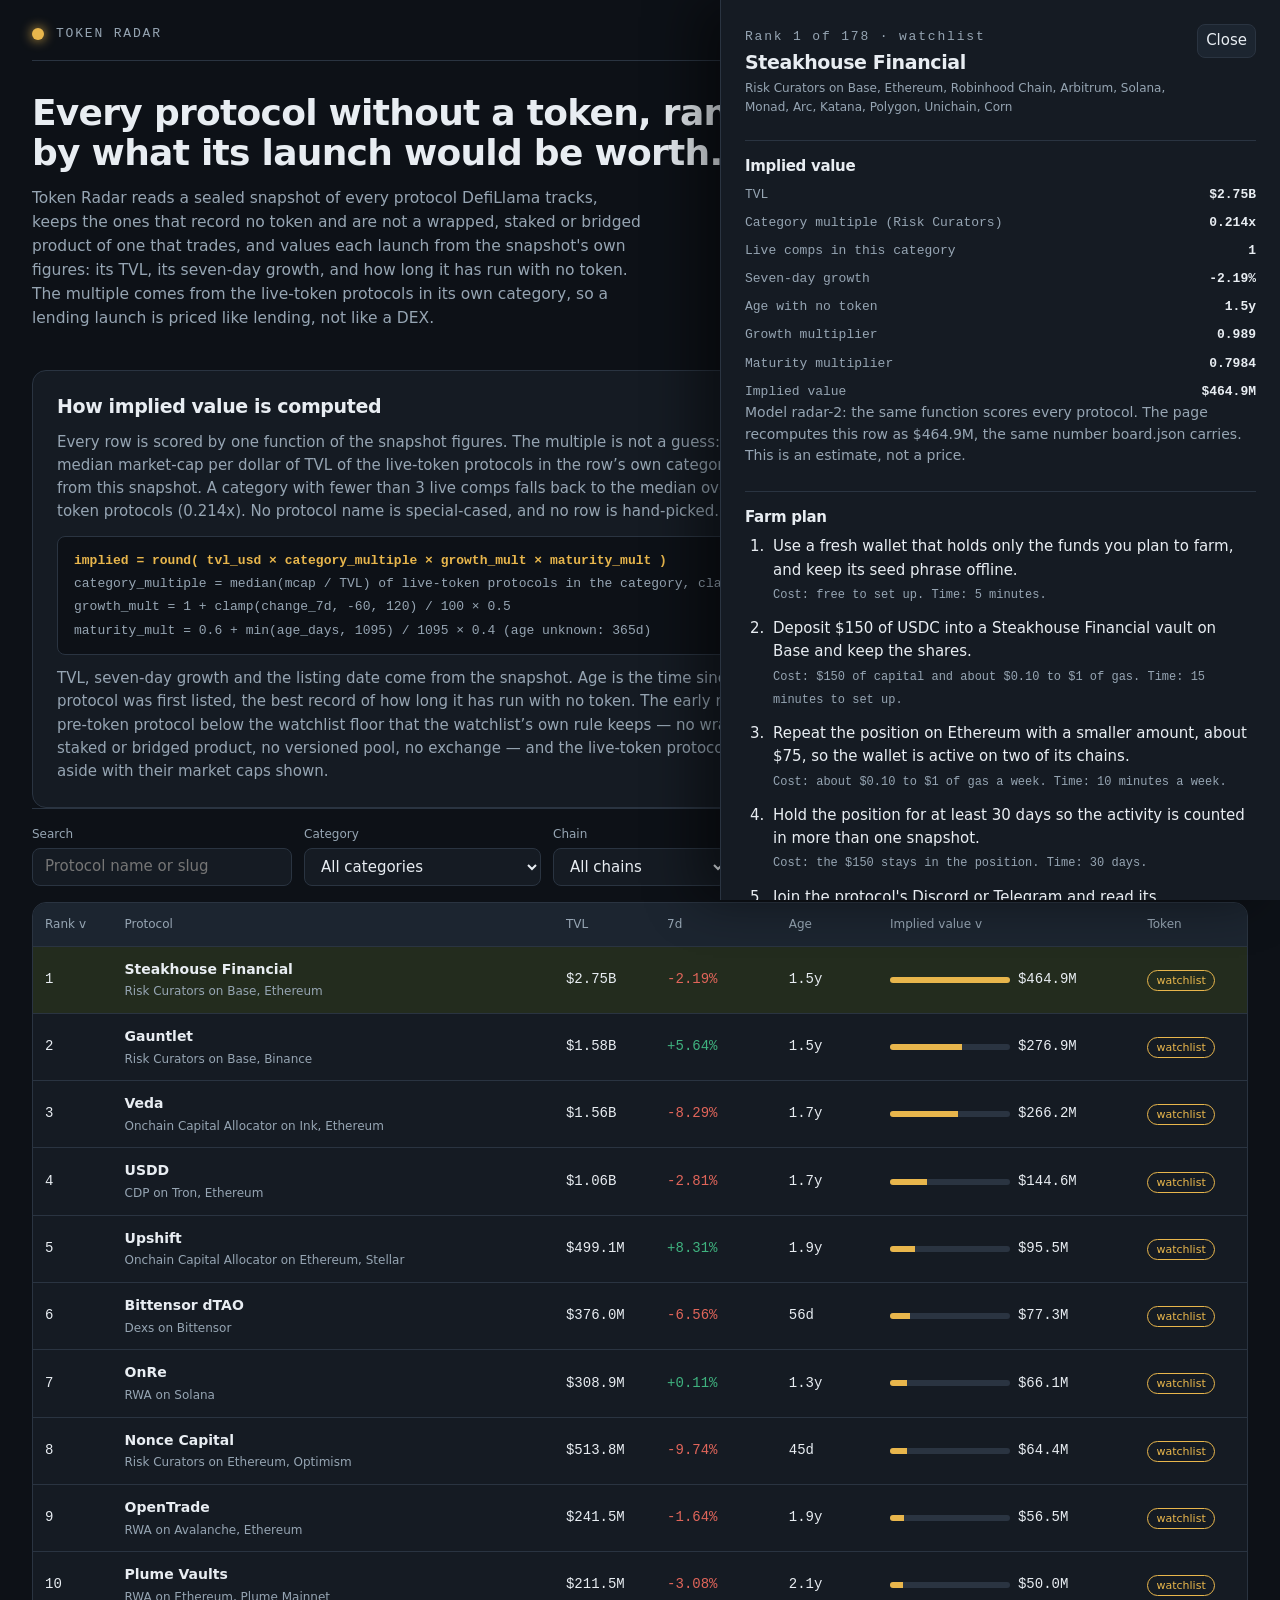
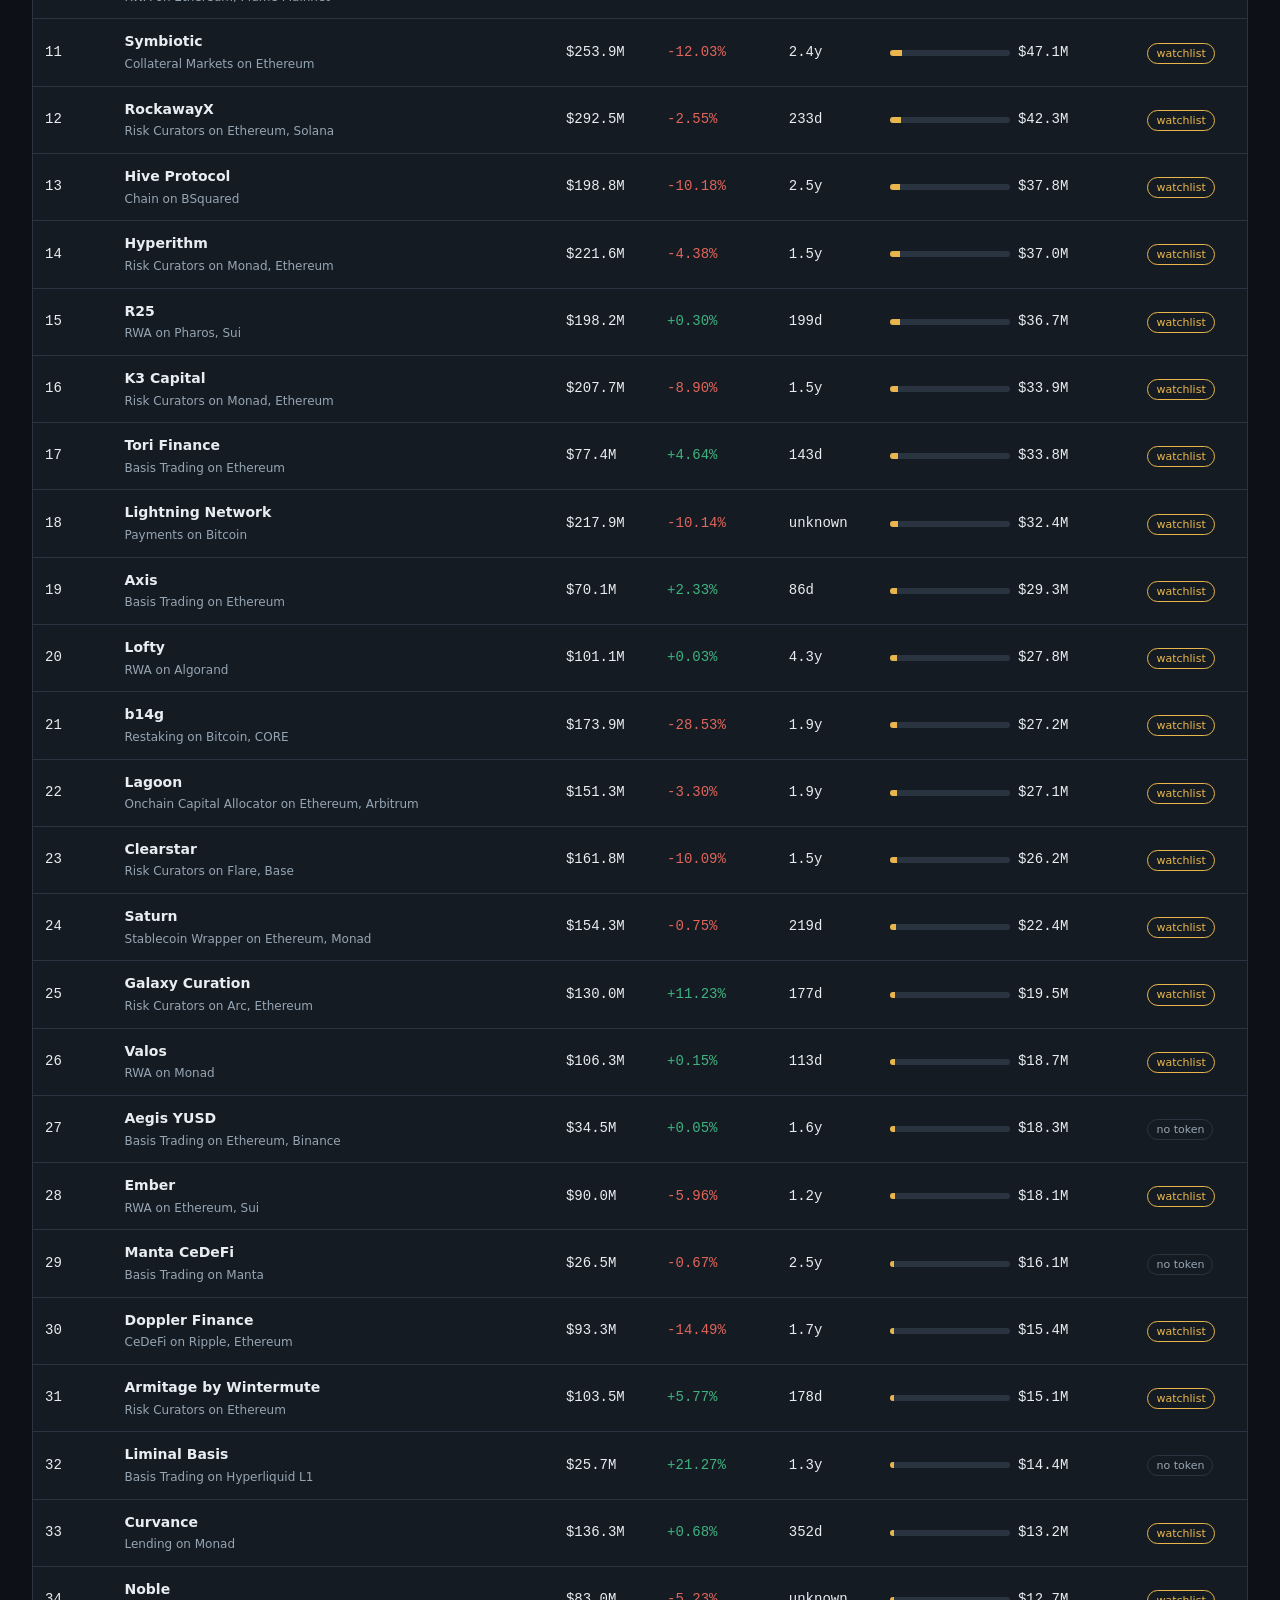
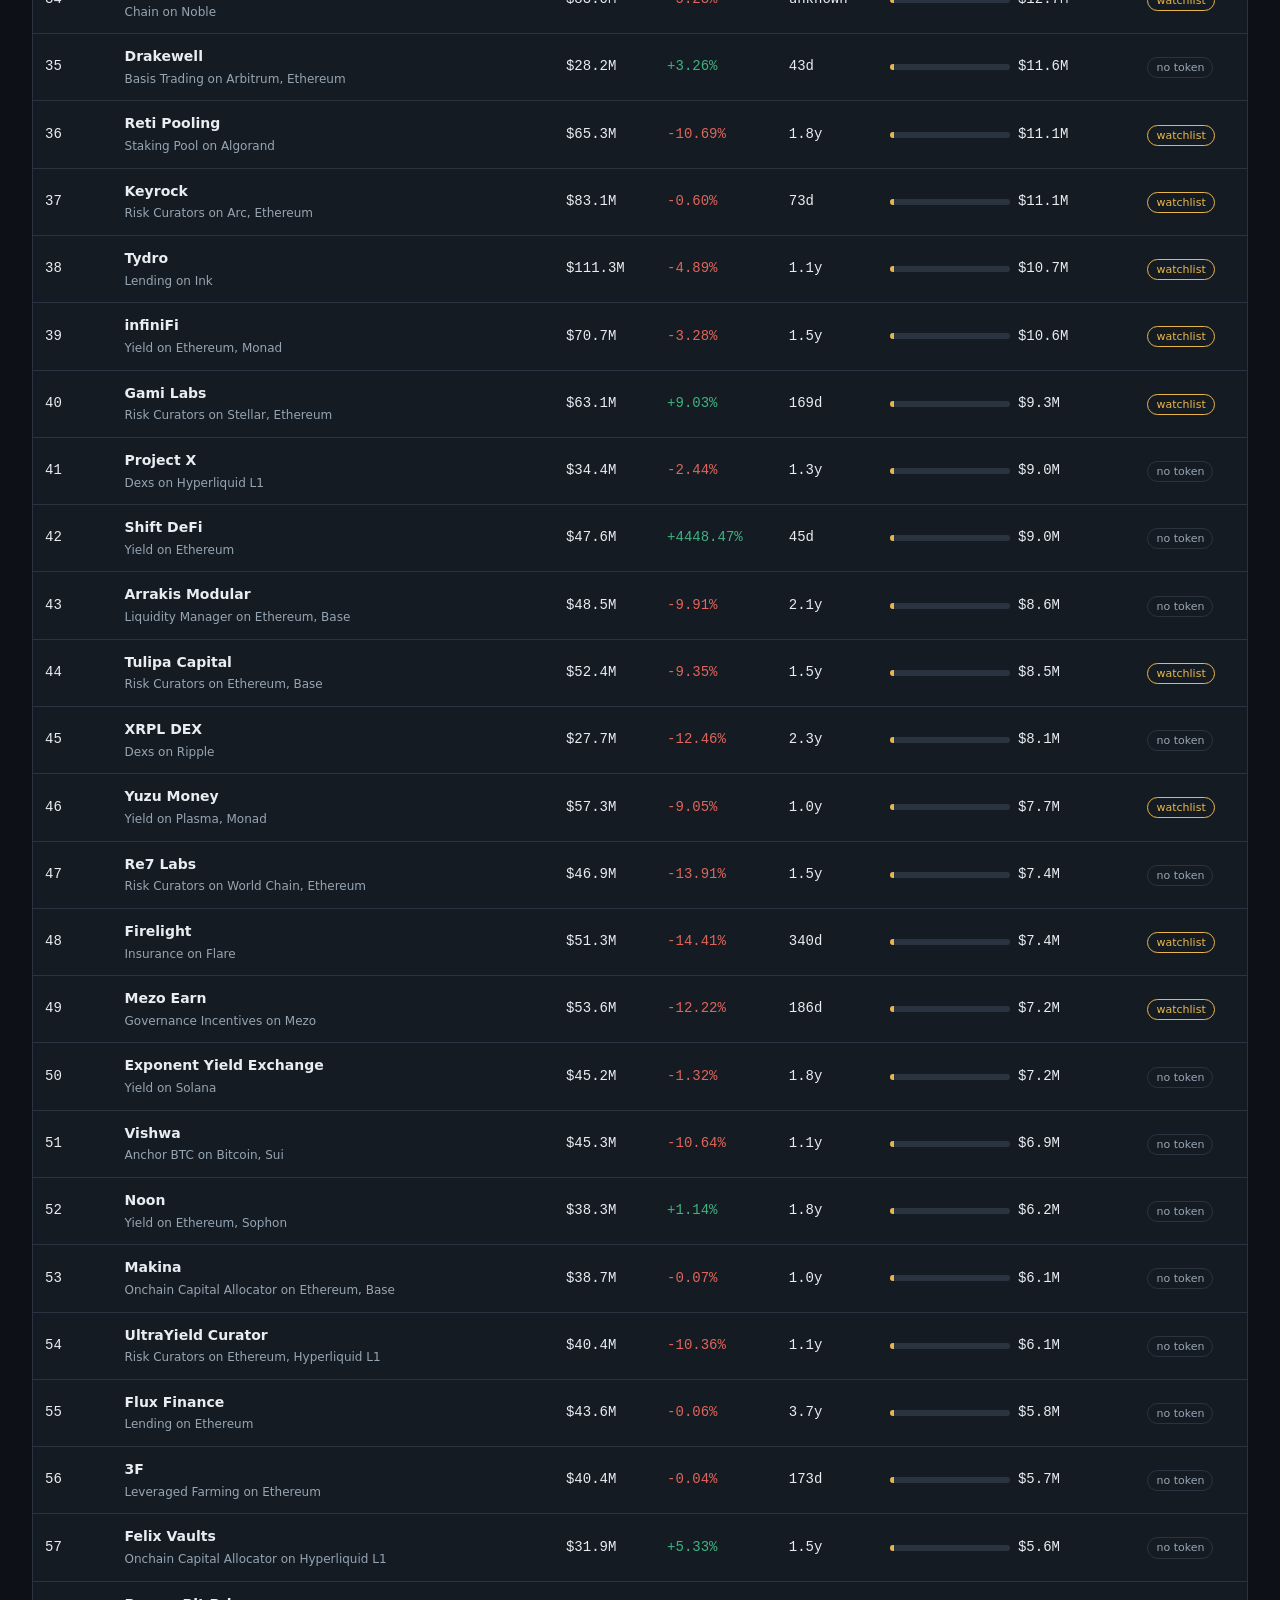
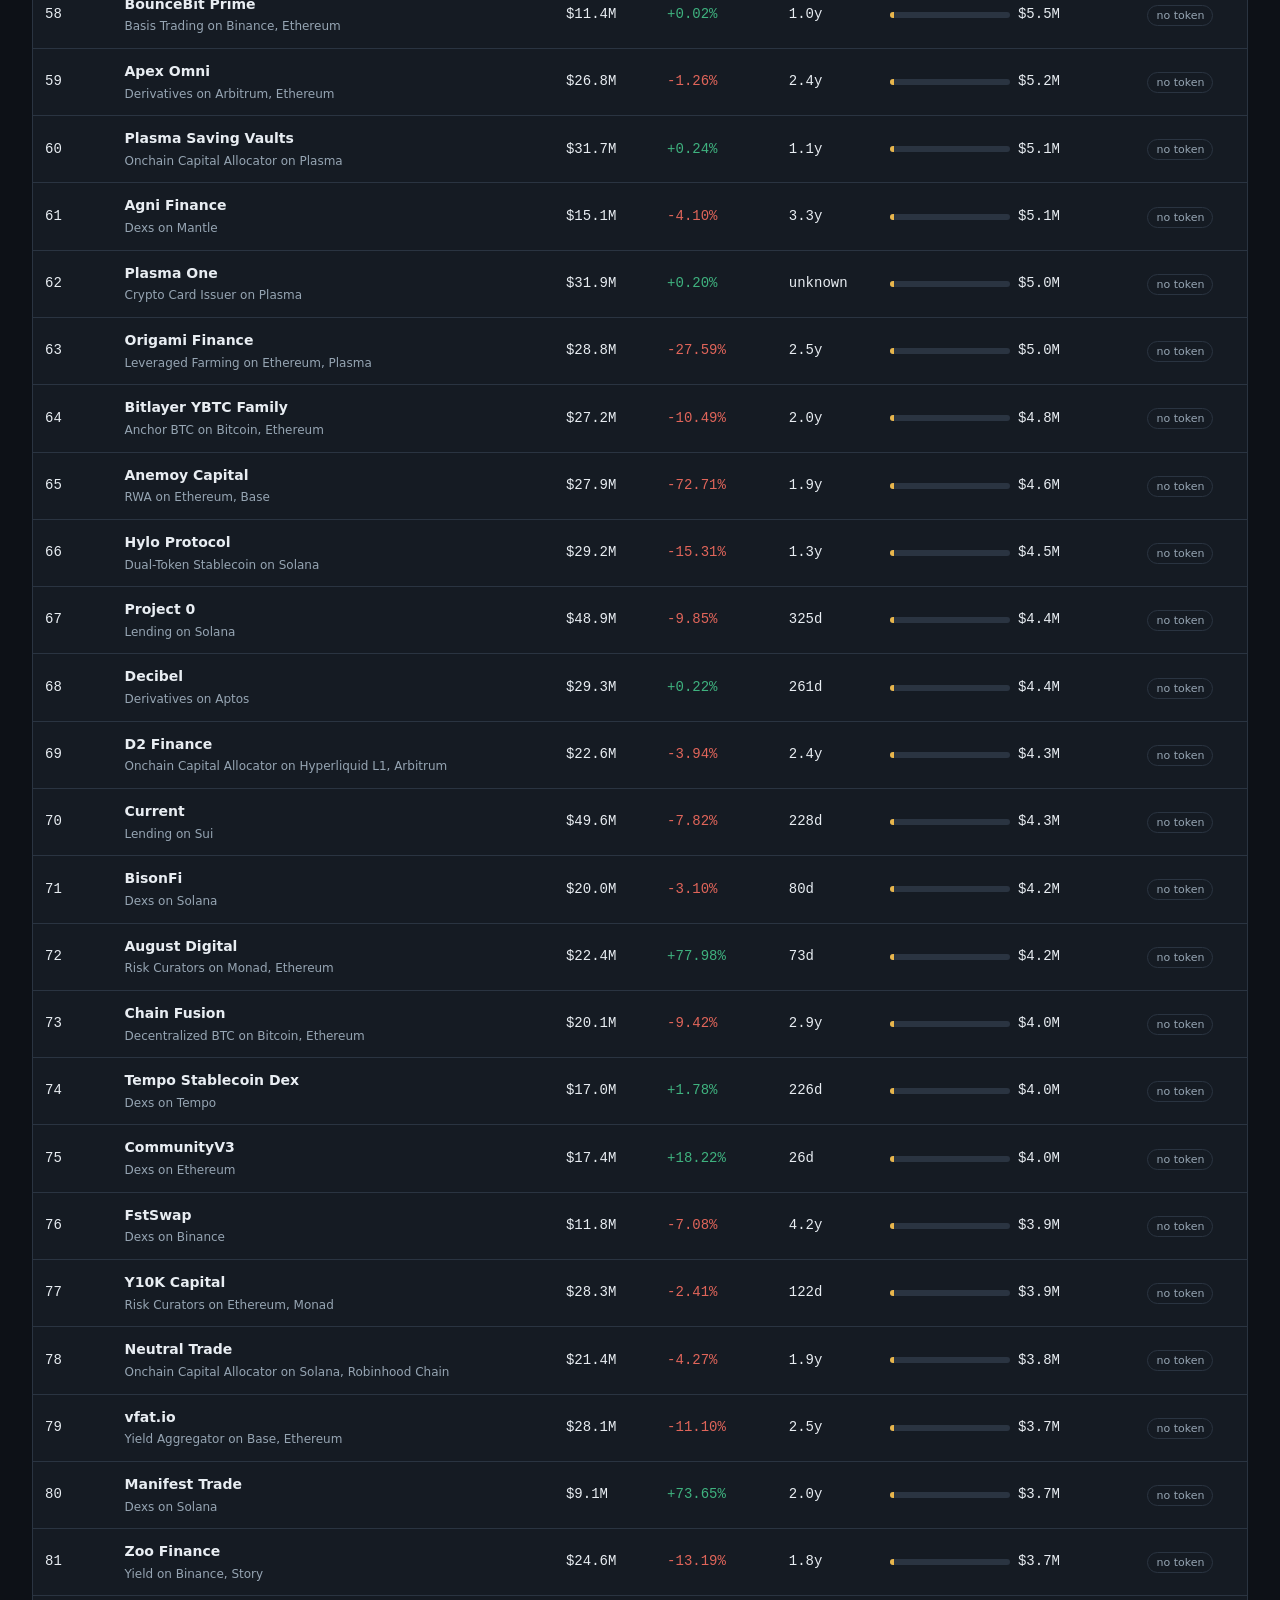
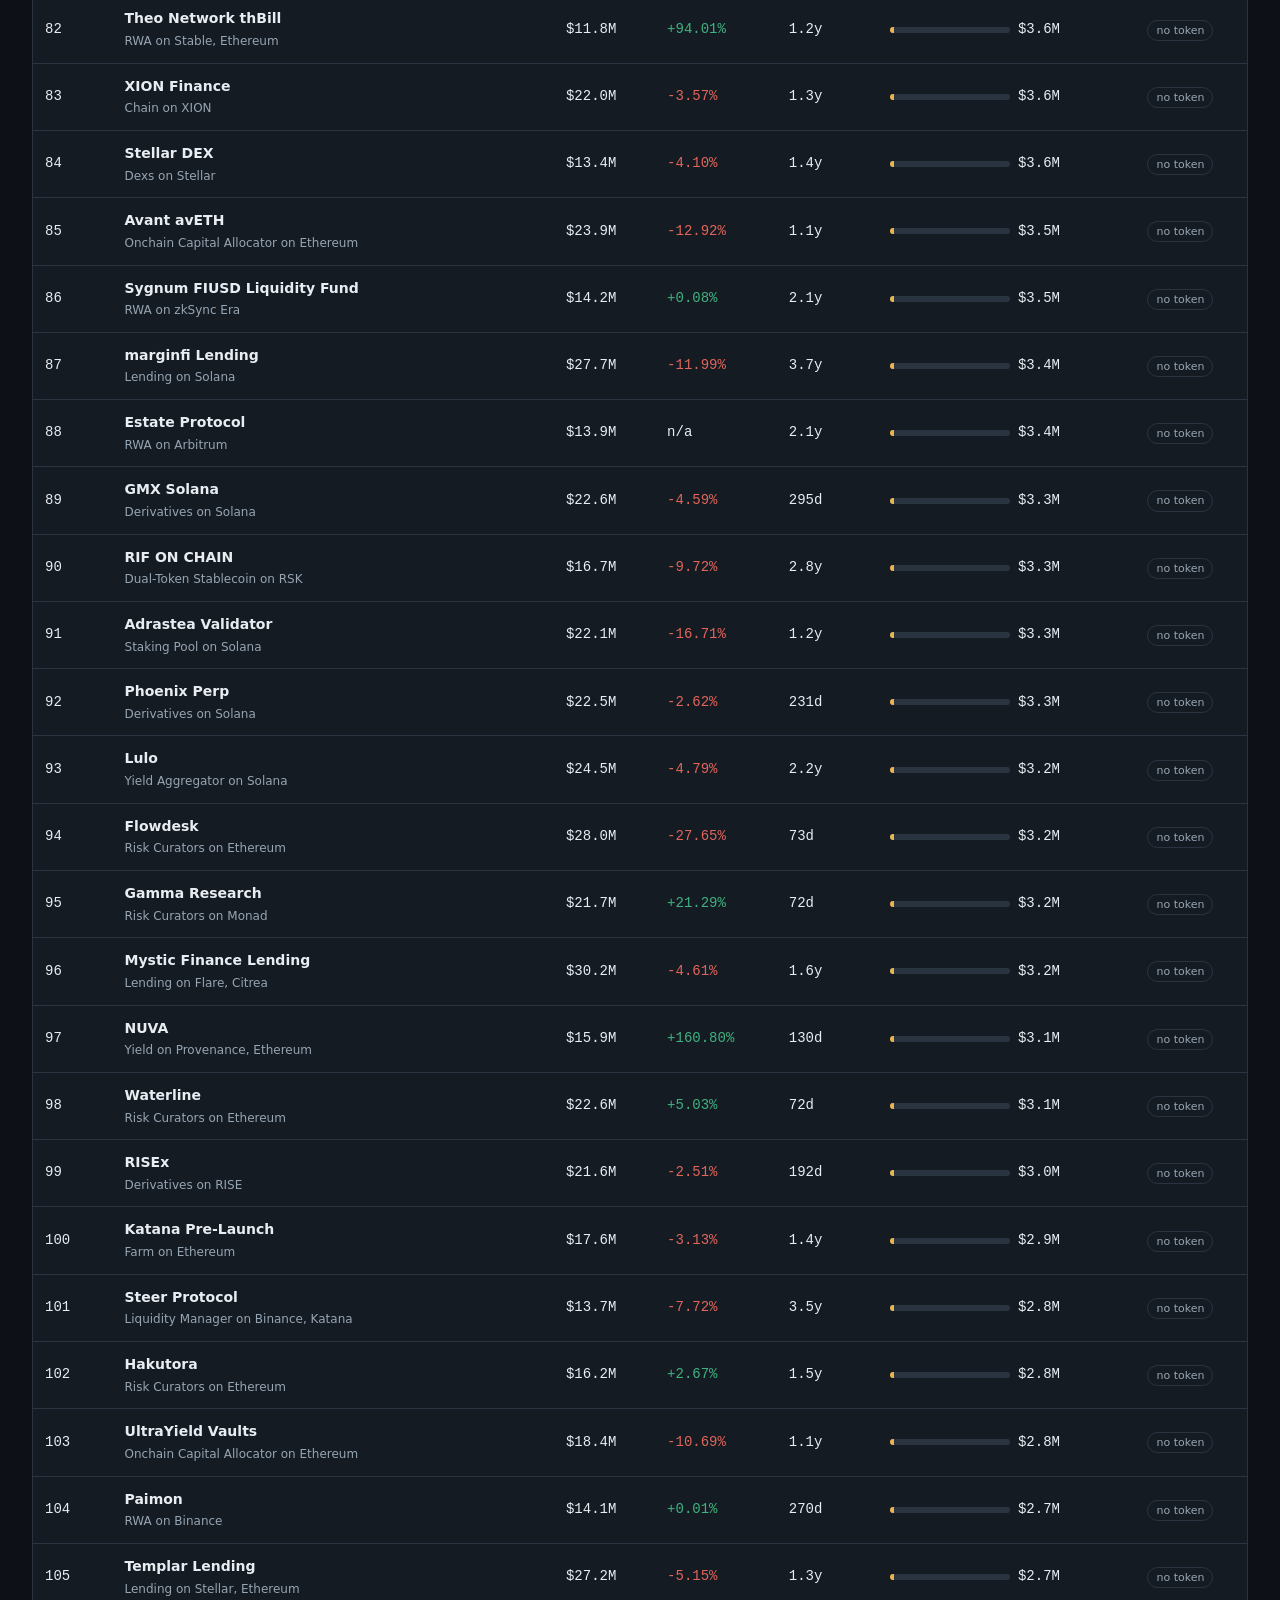
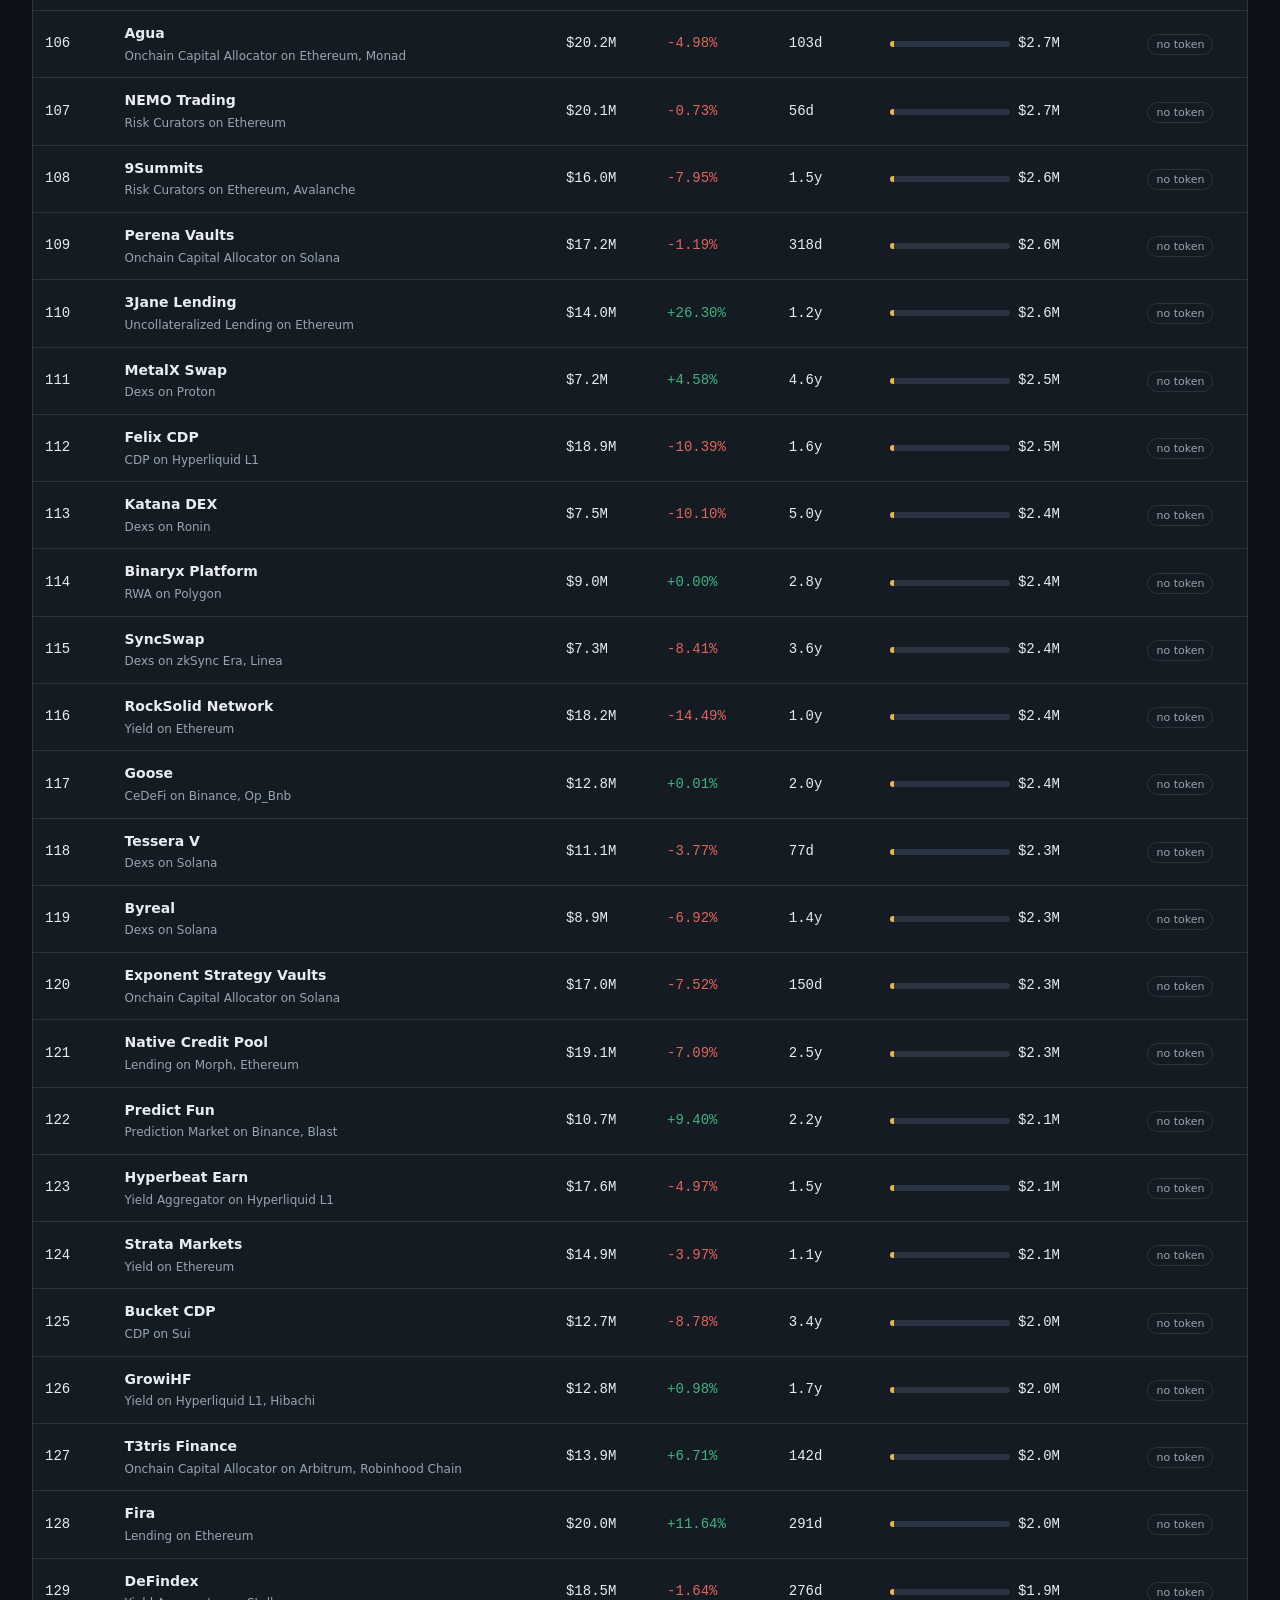
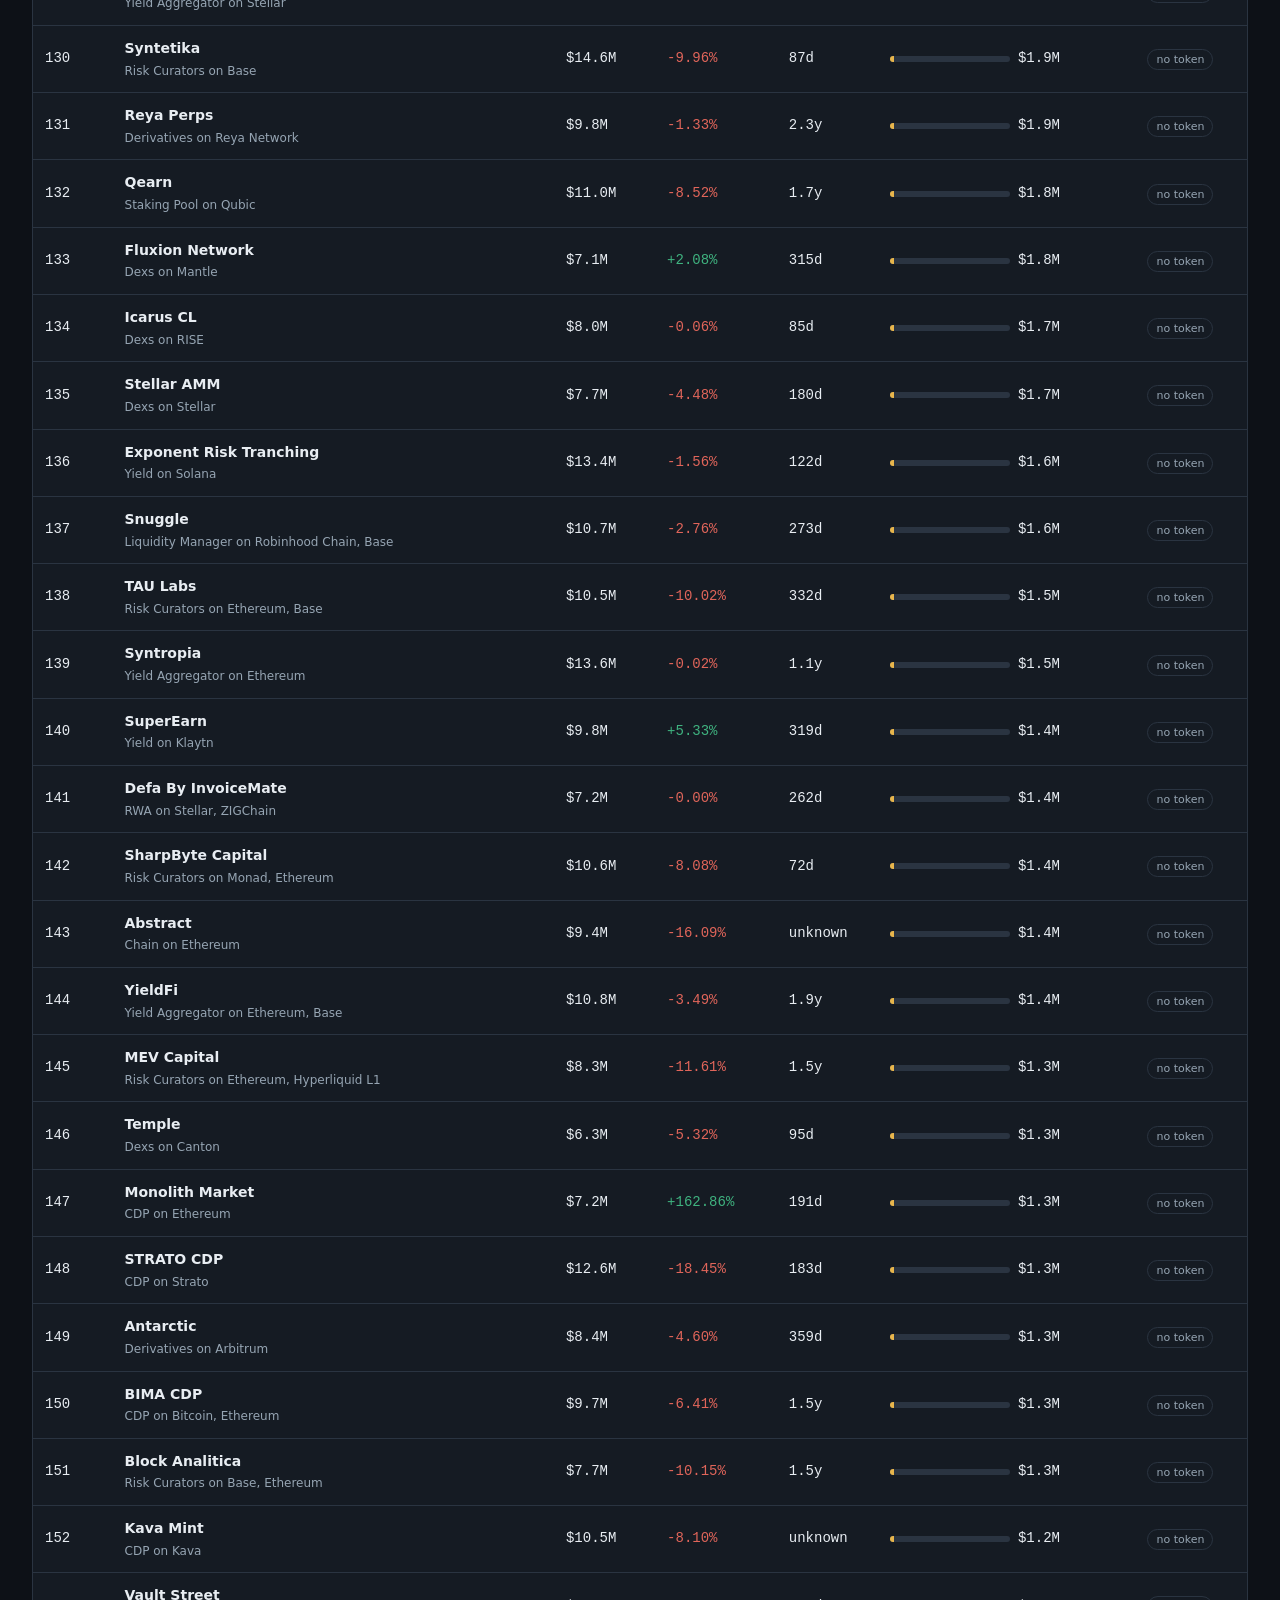
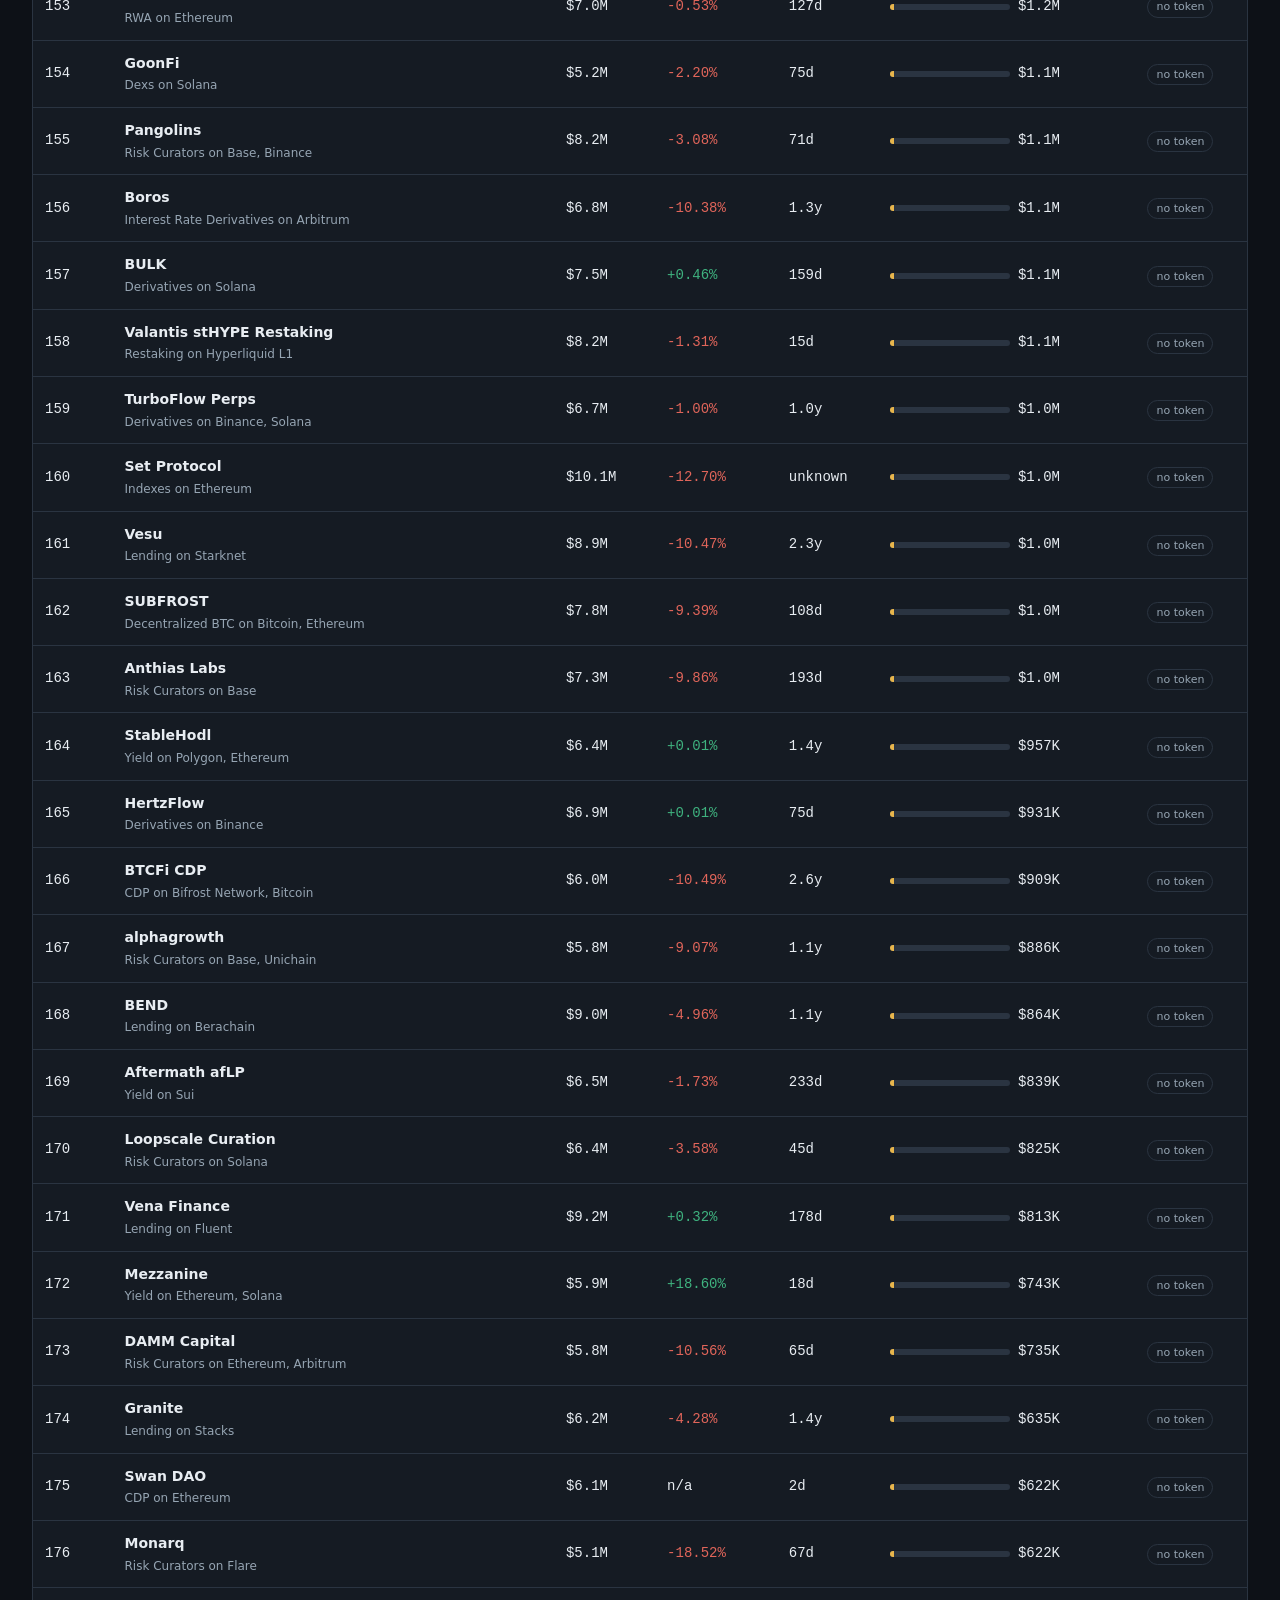
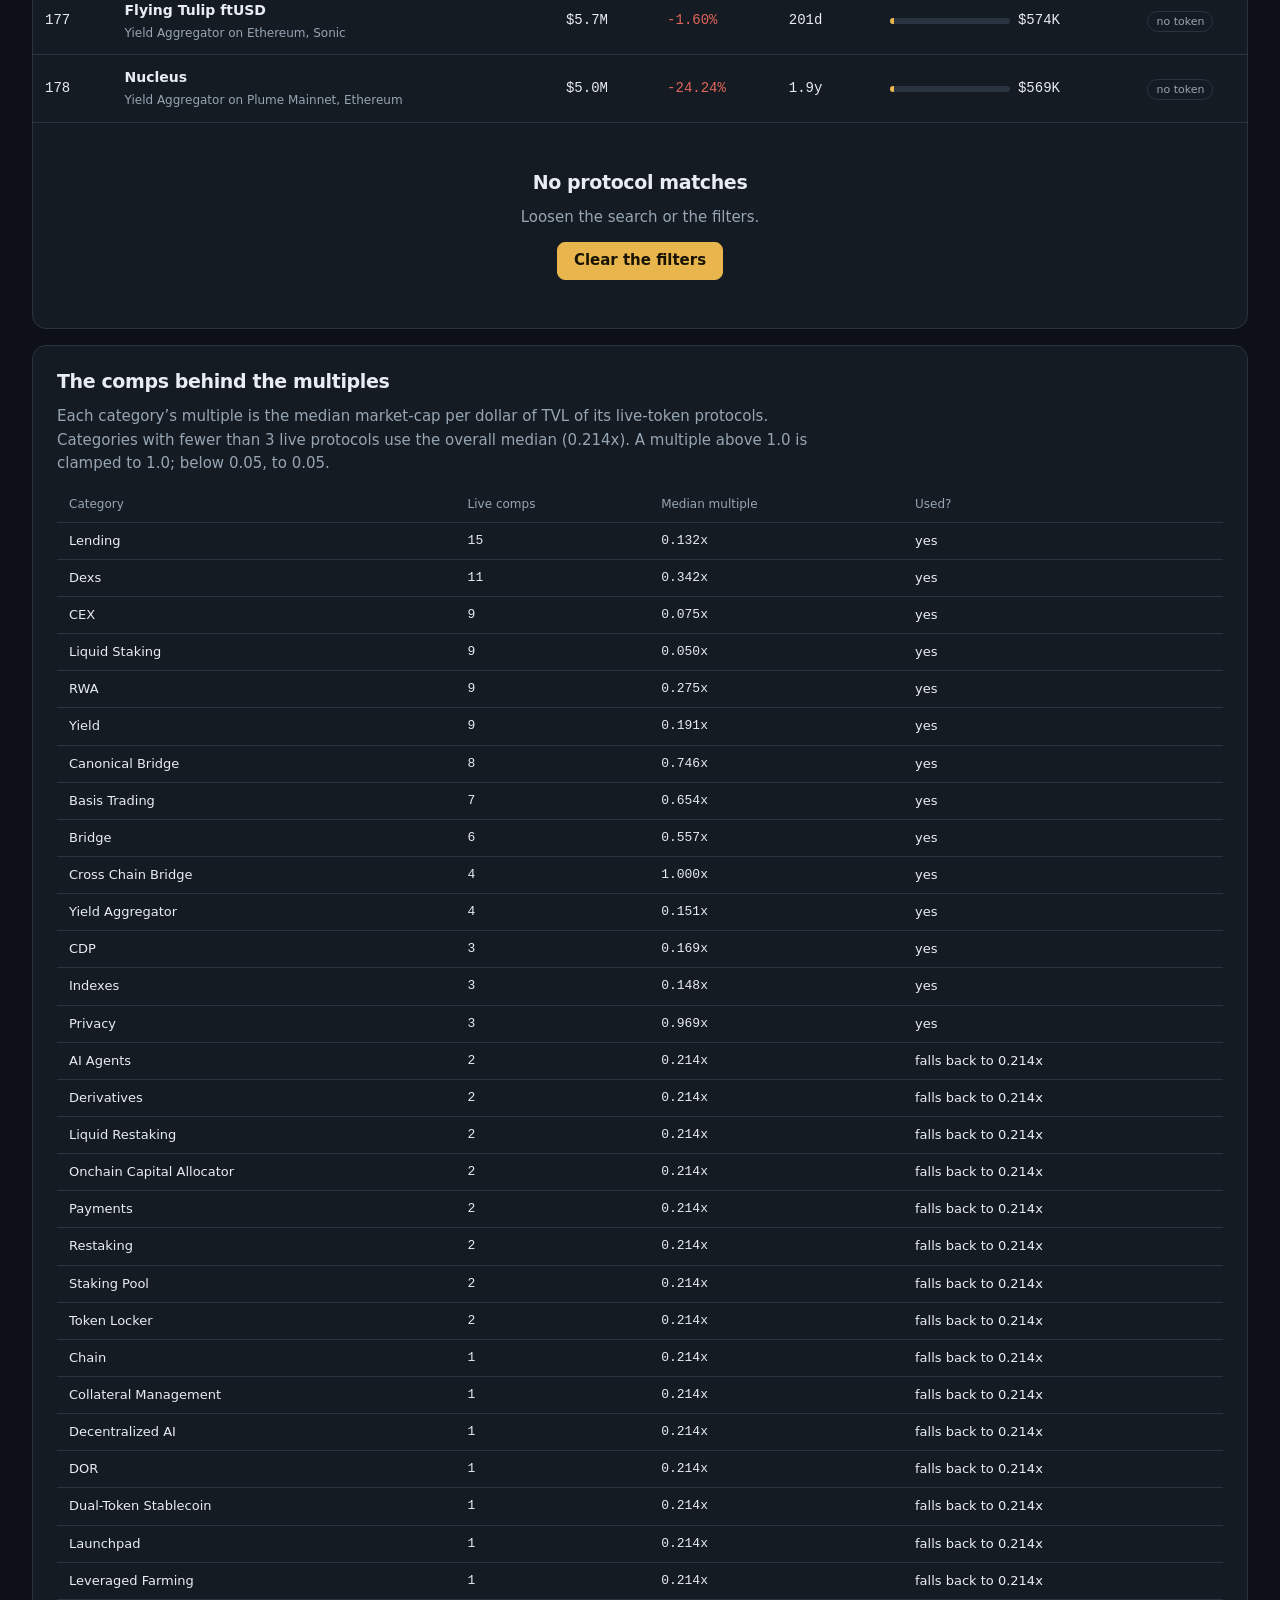
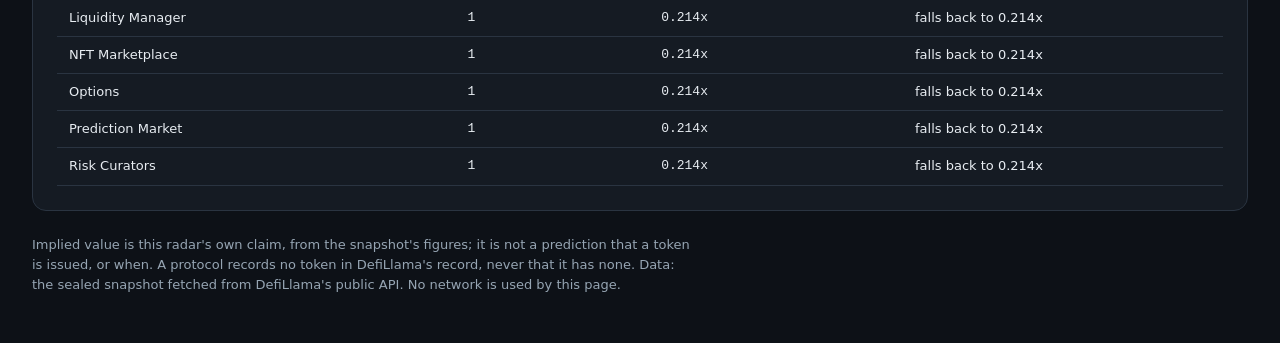
<file: detail.html>
<!doctype html>
<html lang="en">
<head>
<meta charset="utf-8">
<meta name="viewport" content="width=device-width, initial-scale=1">
<title>Token Radar — pre-token protocols, ranked by implied value</title>
<style>
/* Token Radar's theme: a dark desk. Four palette values, two radii, two families; everything else
   is spacing, a hairline and a type step. */
:root {
  --canvas: #0d1117;
  --surface: #151b23;
  --surface-2: #1c2530;
  --ink: #e8edf2;
  --muted: #96a5b3;
  --border: #2a3441;
  --accent: #e8b64c;
  --accent-ink: #1a1405;
  --green: #3fb27f;
  --red: #e0655a;
  --radius-control: 8px;
  --radius-panel: 14px;
  --font-body: system-ui, -apple-system, "Segoe UI", sans-serif;
  --font-num: ui-monospace, "SF Mono", Menlo, Consolas, monospace;
  --s1: 4px; --s2: 8px; --s3: 12px; --s4: 16px; --s5: 24px; --s6: 32px; --s7: 48px;
}
* { box-sizing: border-box; }
html { color-scheme: dark; }
body { margin: 0; background: var(--canvas); color: var(--ink); font: 400 15px/1.55 var(--font-body); text-wrap: pretty; }
h1, h2, h3 { margin: 0; letter-spacing: -0.02em; text-wrap: balance; }
h1 { font-size: clamp(26px, 4vw, 36px); line-height: 1.12; font-weight: 650; }
h2 { font-size: 19px; line-height: 1.25; font-weight: 600; }
h3 { font-size: 15px; line-height: 1.3; font-weight: 600; }
p { margin: 0; }
button, input, select { font: inherit; color: inherit; }
button { cursor: pointer; }
a { color: var(--accent); }
.skip { position: absolute; left: -9999px; top: 0; padding: var(--s2) var(--s4); background: var(--surface); border: 1px solid var(--border); z-index: 30; }
.skip:focus { left: var(--s4); top: var(--s4); }
:focus-visible { outline: 2px solid var(--accent); outline-offset: 2px; }
.shell { max-width: 1280px; margin: 0 auto; padding: var(--s5) var(--s6) var(--s7); }
.top { display: flex; align-items: flex-start; justify-content: space-between; gap: var(--s5); padding-bottom: var(--s4); border-bottom: 1px solid var(--border); }
.brand { display: flex; align-items: center; gap: var(--s3); }
.mark { width: 12px; height: 12px; border-radius: 50%; background: var(--accent); flex: none; box-shadow: 0 0 12px var(--accent); }
.brand-name { font-family: var(--font-num); font-size: 13px; letter-spacing: 0.14em; color: var(--muted); }
.top-meta { display: flex; flex-wrap: wrap; gap: var(--s2) var(--s4); justify-content: flex-end; color: var(--muted); font-size: 13px; }
.top-meta span { white-space: nowrap; }
.top-meta b { color: var(--ink); font-weight: 600; }
.lede { display: grid; grid-template-columns: minmax(0, 1.4fr) minmax(280px, 0.6fr); gap: var(--s6); padding: var(--s6) 0 var(--s5); }
.lede p { color: var(--muted); max-width: 62ch; margin-top: var(--s3); font-size: 15.5px; }
.facts { display: grid; gap: var(--s2); align-content: start; border-left: 1px solid var(--border); padding-left: var(--s5); }
.fact { display: flex; align-items: baseline; justify-content: space-between; gap: var(--s3); }
.fact b { font-family: var(--font-num); font-size: 16px; font-weight: 600; color: var(--ink); }
.fact span { color: var(--muted); font-size: 13px; }
.controls { display: flex; flex-wrap: wrap; align-items: end; gap: var(--s3); padding: var(--s4) 0; border-top: 1px solid var(--border); }
.field { display: grid; gap: var(--s1); }
.field label { color: var(--muted); font-size: 12px; }
.field input, .field select { min-height: 38px; padding: 0 var(--s3); border: 1px solid var(--border); border-radius: var(--radius-control); background: var(--surface); min-width: 170px; }
.field input:focus, .field select:focus { border-color: var(--accent); outline: none; }
.field input { min-width: 260px; }
.tabs { display: flex; gap: var(--s1); padding: 3px; border: 1px solid var(--border); border-radius: var(--radius-control); background: var(--surface); }
.tabs button { min-height: 30px; padding: 0 var(--s3); border: 0; border-radius: 6px; background: transparent; color: var(--muted); }
.tabs button[aria-pressed="true"] { background: var(--accent); color: var(--accent-ink); font-weight: 600; }
.count { margin-left: auto; color: var(--muted); font-size: 13px; align-self: center; }
.panel { background: var(--surface); border: 1px solid var(--border); border-radius: var(--radius-panel); overflow: hidden; }
.table-wrap { overflow-x: auto; }
table { width: 100%; border-collapse: collapse; font-size: 14px; }
th, td { padding: var(--s3); border-bottom: 1px solid var(--border); text-align: left; vertical-align: middle; }
th { color: var(--muted); font-size: 12px; font-weight: 500; white-space: nowrap; background: var(--surface-2); }
th button { display: inline-flex; align-items: center; gap: var(--s1); border: 0; background: none; padding: 0; color: inherit; font: inherit; }
th button:hover { color: var(--ink); }
tbody tr { cursor: pointer; }
tbody tr:hover { background: var(--surface-2); }
tbody tr[data-selected="true"] { background: #232c1e; }
.num { font-family: var(--font-num); font-variant-numeric: tabular-nums; white-space: nowrap; }
.name { display: grid; gap: 2px; }
.name b { font-weight: 600; }
.sub { color: var(--muted); font-size: 12px; }
.pos { color: var(--green); }
.neg { color: var(--red); }
.bar { width: 120px; height: 6px; border-radius: 3px; background: var(--border); overflow: hidden; }
.bar i { display: block; height: 100%; background: var(--accent); }
.implied { display: flex; align-items: center; gap: var(--s2); }
.pill { display: inline-block; padding: 1px 8px; border: 1px solid var(--border); border-radius: 20px; font-size: 11px; color: var(--muted); white-space: nowrap; }
.pill.watch { border-color: var(--accent); color: var(--accent); }
.model { margin-top: var(--s4); padding: var(--s5); display: grid; gap: var(--s3); background: var(--surface); border: 1px solid var(--border); border-radius: var(--radius-panel); }
.model p { color: var(--muted); max-width: 80ch; }
.formula { font-family: var(--font-num); font-size: 13px; line-height: 1.8; color: var(--muted); overflow-wrap: anywhere; background: var(--canvas); border: 1px solid var(--border); border-radius: var(--radius-control); padding: var(--s3) var(--s4); }
.formula b { color: var(--accent); font-weight: 600; }
.comps-table { width: 100%; border-collapse: collapse; font-size: 13px; }
.comps-table th, .comps-table td { padding: var(--s2) var(--s3); }
.comps-table th { background: transparent; }
.empty { padding: var(--s7) var(--s5); text-align: center; display: grid; gap: var(--s3); justify-items: center; }
.empty p { color: var(--muted); }
.button { min-height: 38px; padding: 0 var(--s4); border: 1px solid var(--border); border-radius: var(--radius-control); background: var(--surface); }
.button.primary { background: var(--accent); border-color: var(--accent); color: var(--accent-ink); font-weight: 600; }
.foot { margin-top: var(--s5); color: var(--muted); font-size: 13px; max-width: 80ch; }
.detail { position: fixed; top: 0; right: 0; bottom: 0; width: min(560px, 94vw); z-index: 20; background: var(--surface); border-left: 1px solid var(--border); padding: var(--s5); overflow-y: auto; box-shadow: -24px 0 48px rgba(0,0,0,0.45); }
.detail[hidden] { display: none; }
.detail-head { display: flex; align-items: start; justify-content: space-between; gap: var(--s4); }
.detail-head > div { min-width: 0; }
.detail-head .sub { overflow-wrap: anywhere; }
.close { flex: none; min-width: 34px; min-height: 34px; padding: 0 var(--s2); white-space: nowrap; border: 1px solid var(--border); border-radius: var(--radius-control); background: var(--surface-2); }
.detail h2 { margin-top: var(--s1); }
.detail .sub { margin-top: var(--s1); }
.detail-section { margin-top: var(--s5); padding-top: var(--s4); border-top: 1px solid var(--border); }
.detail-section h3 { margin-bottom: var(--s2); }
.detail-section p { color: var(--muted); font-size: 14px; }
.equation { display: grid; gap: var(--s2); font-family: var(--font-num); font-size: 13px; }
.equation div { display: flex; justify-content: space-between; gap: var(--s3); }
.equation span { color: var(--muted); }
.steps { margin: 0; padding-left: var(--s5); display: grid; gap: var(--s3); }
.steps li { padding-left: var(--s1); }
.steps b { display: block; font-weight: 500; }
.cost { color: var(--muted); font-size: 12px; font-family: var(--font-num); }
@media (max-width: 900px) {
  .shell { padding: var(--s4); }
  .lede { grid-template-columns: 1fr; gap: var(--s4); }
  .facts { border-left: 0; border-top: 1px solid var(--border); padding-left: 0; padding-top: var(--s4); }
  .field input { min-width: 0; width: 100%; }
}
@media (prefers-reduced-motion: reduce) {
  *, *::before, *::after { transition-duration: 0.01ms !important; animation-duration: 0.01ms !important; }
}

</style>
</head>
<body>
<a class="skip" href="#board">Skip to the board</a>
<div class="shell">
  <header class="top">
    <div class="brand"><span class="mark" aria-hidden="true"></span><span class="brand-name">TOKEN&nbsp;RADAR</span></div>
    <div class="top-meta" id="top-meta"></div>
  </header>
  <section class="lede">
    <div>
      <h1>Every protocol without a token, ranked by what its launch would be worth.</h1>
      <p>Token Radar reads a sealed snapshot of every protocol DefiLlama tracks, keeps the ones that record no token and are not a wrapped, staked or bridged product of one that trades, and values each launch from the snapshot's own figures: its TVL, its seven-day growth, and how long it has run with no token. The multiple comes from the live-token protocols in its own category, so a lending launch is priced like lending, not like a DEX.</p>
    </div>
    <div class="facts" id="facts"></div>
  </section>
  <section class="model" id="model" aria-label="How the value is worked out"></section>
  <div class="controls" id="controls">
    <div class="field"><label for="q">Search</label><input id="q" type="search" placeholder="Protocol name or slug" autocomplete="off"></div>
    <div class="field"><label for="category">Category</label><select id="category"><option value="all">All categories</option></select></div>
    <div class="field"><label for="chain">Chain</label><select id="chain"><option value="all">All chains</option></select></div>
    <div class="field"><label for="set">Set</label><div class="tabs" role="group" aria-label="Set"><button type="button" data-set="pre-token" aria-pressed="true">Pre-token</button><button type="button" data-set="live" aria-pressed="false">Live token</button></div></div>
    <span class="count" id="count"></span>
  </div>
  <main class="panel" id="board" tabindex="-1">
    <div class="table-wrap"><table id="table">
      <thead><tr id="head-row"></tr></thead>
      <tbody id="rows"></tbody>
    </table></div>
    <div class="empty" id="empty" hidden><h2>No protocol matches</h2><p>Loosen the search or the filters.</p><button class="button primary" type="button" id="clear">Clear the filters</button></div>
  </main>
  <section class="model" id="comps" aria-label="The comps behind the multiples"></section>
  <footer class="foot"><p>Implied value is this radar's own claim, from the snapshot's figures; it is not a prediction that a token is issued, or when. A protocol records no token in DefiLlama's record, never that it has none. Data: the sealed snapshot fetched from DefiLlama's public API. No network is used by this page.</p></footer>
</div>
<aside class="detail" id="detail" hidden aria-label="Protocol detail"></aside>
<script>
window.RADAR={"as_of":"2026-11-14","source":"DefiLlama https://api.llama.fi/protocols, fetched 2026-11-14T01:18:33.201Z","floor_usd":50000000,"model":{"growth_weight":0.5,"growth_floor":-60,"growth_cap":120,"maturity_floor":0.6,"maturity_range":0.4,"maturity_days":1095,"unknown_age_days":365,"min_comps":3,"multiple_floor":0.05,"multiple_cap":1},"model_version":"radar-2","watchlist":["armitage-by-wintermute","axis","b14g","bittensor-dtao","clearstar","curvance","doppler-finance","ember","firelight","galaxy-curation","gami-labs","gauntlet","hive-protocol","hyperithm","infinifi","k3-capital","keyrock","lagoon","lightning-network","lofty","mezo-earn","noble","nonce-capital","onre","opentrade","plume-vaults","r25","reti-pooling","rockawayx","saturn","steakhouse-financial","symbiotic","tori-finance","tulipa-capital","tydro","upshift","usdd","valos","veda","yuzu-money"],"watchlist_size":40,"board_size":178,"early_size":138,"live_size":24,"overall_multiple":0.2138,"comps":[{"category":"Lending","n":15,"median_multiple":0.1324,"used":true},{"category":"Dexs","n":11,"median_multiple":0.3424,"used":true},{"category":"CEX","n":9,"median_multiple":0.0748,"used":true},{"category":"Liquid Staking","n":9,"median_multiple":0.05,"used":true},{"category":"RWA","n":9,"median_multiple":0.2748,"used":true},{"category":"Yield","n":9,"median_multiple":0.1914,"used":true},{"category":"Canonical Bridge","n":8,"median_multiple":0.7464,"used":true},{"category":"Basis Trading","n":7,"median_multiple":0.6544,"used":true},{"category":"Bridge","n":6,"median_multiple":0.5567,"used":true},{"category":"Cross Chain Bridge","n":4,"median_multiple":1,"used":true},{"category":"Yield Aggregator","n":4,"median_multiple":0.151,"used":true},{"category":"CDP","n":3,"median_multiple":0.1687,"used":true},{"category":"Indexes","n":3,"median_multiple":0.1477,"used":true},{"category":"Privacy","n":3,"median_multiple":0.9691,"used":true},{"category":"AI Agents","n":2,"median_multiple":0.2138,"used":false},{"category":"Derivatives","n":2,"median_multiple":0.2138,"used":false},{"category":"Liquid Restaking","n":2,"median_multiple":0.2138,"used":false},{"category":"Onchain Capital Allocator","n":2,"median_multiple":0.2138,"used":false},{"category":"Payments","n":2,"median_multiple":0.2138,"used":false},{"category":"Restaking","n":2,"median_multiple":0.2138,"used":false},{"category":"Staking Pool","n":2,"median_multiple":0.2138,"used":false},{"category":"Token Locker","n":2,"median_multiple":0.2138,"used":false},{"category":"Chain","n":1,"median_multiple":0.2138,"used":false},{"category":"Collateral Management","n":1,"median_multiple":0.2138,"used":false},{"category":"Decentralized AI","n":1,"median_multiple":0.2138,"used":false},{"category":"DOR","n":1,"median_multiple":0.2138,"used":false},{"category":"Dual-Token Stablecoin","n":1,"median_multiple":0.2138,"used":false},{"category":"Launchpad","n":1,"median_multiple":0.2138,"used":false},{"category":"Leveraged Farming","n":1,"median_multiple":0.2138,"used":false},{"category":"Liquidity Manager","n":1,"median_multiple":0.2138,"used":false},{"category":"NFT Marketplace","n":1,"median_multiple":0.2138,"used":false},{"category":"Options","n":1,"median_multiple":0.2138,"used":false},{"category":"Prediction Market","n":1,"median_multiple":0.2138,"used":false},{"category":"Risk Curators","n":1,"median_multiple":0.2138,"used":false}],"rows":[{"rank":1,"slug":"steakhouse-financial","name":"Steakhouse Financial","category":"Risk Curators","chains":["Base","Ethereum","Robinhood Chain","Arbitrum","Solana","Monad","Arc","Katana","Polygon","Unichain","Corn"],"tvl_usd":2753981495,"change_7d":-2.1935,"mcap_usd":null,"listed_at":"2025-05-20","age_days":543,"implied_value_usd":464924662,"category_multiple":0.21380325885644053,"comps_n":1,"growth_multiplier":0.989,"maturity_multiplier":0.7984},{"rank":2,"slug":"gauntlet","name":"Gauntlet","category":"Risk Curators","chains":["Base","Binance","Ethereum","Arbitrum","Stable","Morph","Solana","Hyperliquid L1","Polygon","Optimism","Unichain","Katana","Arc","Tempo"],"tvl_usd":1577685462,"change_7d":5.645,"mcap_usd":null,"listed_at":"2025-05-20","age_days":543,"implied_value_usd":276897852,"category_multiple":0.21380325885644053,"comps_n":1,"growth_multiplier":1.0282,"maturity_multiplier":0.7984},{"rank":3,"slug":"veda","name":"Veda","category":"Onchain Capital Allocator","chains":["Ink","Ethereum","Optimism","Monad","Plasma","Hyperliquid L1","Arbitrum","Base","Berachain","Sonic","Binance","BOB","Scroll"],"tvl_usd":1563415482,"change_7d":-8.2898,"mcap_usd":null,"listed_at":"2025-02-20","age_days":632,"implied_value_usd":266216989,"category_multiple":0.21380325885644053,"comps_n":2,"growth_multiplier":0.9586,"maturity_multiplier":0.8309},{"rank":4,"slug":"usdd","name":"USDD","category":"CDP","chains":["Tron","Ethereum","Binance"],"tvl_usd":1055793606,"change_7d":-2.8062,"mcap_usd":null,"listed_at":"2025-03-13","age_days":611,"implied_value_usd":144565339,"category_multiple":0.16870131101842134,"comps_n":3,"growth_multiplier":0.986,"maturity_multiplier":0.8232},{"rank":5,"slug":"upshift","name":"Upshift","category":"Onchain Capital Allocator","chains":["Ethereum","Stellar","Flare","Monad","Hyperliquid L1","Avalanche","Solana","Fluent","Base","Citrea","Sui","Plasma","Binance","Mezo","Ink"],"tvl_usd":499083733,"change_7d":8.3117,"mcap_usd":null,"listed_at":"2024-12-04","age_days":710,"implied_value_usd":95509574,"category_multiple":0.21380325885644053,"comps_n":2,"growth_multiplier":1.0416,"maturity_multiplier":0.8594},{"rank":6,"slug":"bittensor-dtao","name":"Bittensor dTAO","category":"Dexs","chains":["Bittensor"],"tvl_usd":376026255,"change_7d":-6.5592,"mcap_usd":null,"listed_at":"2026-09-19","age_days":56,"implied_value_usd":77272598,"category_multiple":0.3424347567468315,"comps_n":11,"growth_multiplier":0.9672,"maturity_multiplier":0.6205},{"rank":7,"slug":"onre","name":"OnRe","category":"RWA","chains":["Solana"],"tvl_usd":308882355,"change_7d":0.1082,"mcap_usd":null,"listed_at":"2025-07-14","age_days":488,"implied_value_usd":66090736,"category_multiple":0.27478004488804697,"comps_n":9,"growth_multiplier":1.0005,"maturity_multiplier":0.7783},{"rank":8,"slug":"nonce-capital","name":"Nonce Capital","category":"Risk Curators","chains":["Ethereum","Optimism"],"tvl_usd":513783671,"change_7d":-9.7377,"mcap_usd":null,"listed_at":"2026-09-30","age_days":45,"implied_value_usd":64417968,"category_multiple":0.21380325885644053,"comps_n":1,"growth_multiplier":0.9513,"maturity_multiplier":0.6164},{"rank":9,"slug":"opentrade","name":"OpenTrade","category":"RWA","chains":["Avalanche","Ethereum","Plume Mainnet"],"tvl_usd":241501527,"change_7d":-1.642,"mcap_usd":null,"listed_at":"2024-12-06","age_days":708,"implied_value_usd":56510731,"category_multiple":0.27478004488804697,"comps_n":9,"growth_multiplier":0.9918,"maturity_multiplier":0.8586},{"rank":10,"slug":"plume-vaults","name":"Plume Vaults","category":"RWA","chains":["Ethereum","Plume Mainnet","Solana","Binance","Avalanche"],"tvl_usd":211537977,"change_7d":-3.081,"mcap_usd":null,"listed_at":"2024-10-26","age_days":749,"implied_value_usd":49997400,"category_multiple":0.27478004488804697,"comps_n":9,"growth_multiplier":0.9846,"maturity_multiplier":0.8736},{"rank":11,"slug":"symbiotic","name":"Symbiotic","category":"Collateral Markets","chains":["Ethereum"],"tvl_usd":253923299,"change_7d":-12.0318,"mcap_usd":null,"listed_at":"2024-06-11","age_days":886,"implied_value_usd":47128117,"category_multiple":0.21380325885644053,"comps_n":0,"growth_multiplier":0.9398,"maturity_multiplier":0.9237},{"rank":12,"slug":"rockawayx","name":"RockawayX","category":"Risk Curators","chains":["Ethereum","Solana","Pharos","Monad","Sei","Base","Binance","Citrea","Etherlink","Plume Mainnet"],"tvl_usd":292506628,"change_7d":-2.5459,"mcap_usd":null,"listed_at":"2026-03-26","age_days":233,"implied_value_usd":42300854,"category_multiple":0.21380325885644053,"comps_n":1,"growth_multiplier":0.9873,"maturity_multiplier":0.6851},{"rank":13,"slug":"hive-protocol","name":"Hive Protocol","category":"Chain","chains":["BSquared"],"tvl_usd":198776765,"change_7d":-10.181,"mcap_usd":null,"listed_at":"2024-05-03","age_days":925,"implied_value_usd":37830837,"category_multiple":0.21380325885644053,"comps_n":1,"growth_multiplier":0.9491,"maturity_multiplier":0.9379},{"rank":14,"slug":"hyperithm","name":"Hyperithm","category":"Risk Curators","chains":["Monad","Ethereum","Arbitrum","Plasma","Solana","Hyperliquid L1","Katana","Stable","XRPL EVM","Binance"],"tvl_usd":221638535,"change_7d":-4.375,"mcap_usd":null,"listed_at":"2025-05-20","age_days":543,"implied_value_usd":37004167,"category_multiple":0.21380325885644053,"comps_n":1,"growth_multiplier":0.9781,"maturity_multiplier":0.7984},{"rank":15,"slug":"r25","name":"R25","category":"RWA","chains":["Pharos","Sui"],"tvl_usd":198206607,"change_7d":0.2987,"mcap_usd":null,"listed_at":"2026-04-29","age_days":199,"implied_value_usd":36691803,"category_multiple":0.27478004488804697,"comps_n":9,"growth_multiplier":1.0015,"maturity_multiplier":0.6727},{"rank":16,"slug":"k3-capital","name":"K3 Capital","category":"Risk Curators","chains":["Monad","Ethereum","Optimism","Hyperliquid L1","Plasma","Arbitrum","Binance","Unichain","Avalanche"],"tvl_usd":207711162,"change_7d":-8.9024,"mcap_usd":null,"listed_at":"2025-05-20","age_days":543,"implied_value_usd":33876308,"category_multiple":0.21380325885644053,"comps_n":1,"growth_multiplier":0.9555,"maturity_multiplier":0.7984},{"rank":17,"slug":"tori-finance","name":"Tori Finance","category":"Basis Trading","chains":["Ethereum"],"tvl_usd":77392441,"change_7d":4.6366,"mcap_usd":null,"listed_at":"2026-06-24","age_days":143,"implied_value_usd":33799711,"category_multiple":0.6544182484481614,"comps_n":7,"growth_multiplier":1.0232,"maturity_multiplier":0.6522},{"rank":18,"slug":"lightning-network","name":"Lightning Network","category":"Payments","chains":["Bitcoin"],"tvl_usd":217862346,"change_7d":-10.1445,"mcap_usd":null,"listed_at":null,"age_days":null,"implied_value_usd":32425831,"category_multiple":0.21380325885644053,"comps_n":2,"growth_multiplier":0.9493,"maturity_multiplier":0.7333},{"rank":19,"slug":"axis","name":"Axis","category":"Basis Trading","chains":["Ethereum"],"tvl_usd":70145354,"change_7d":2.3316,"mcap_usd":null,"listed_at":"2026-08-20","age_days":86,"implied_value_usd":29322655,"category_multiple":0.6544182484481614,"comps_n":7,"growth_multiplier":1.0117,"maturity_multiplier":0.6314},{"rank":20,"slug":"lofty","name":"Lofty","category":"RWA","chains":["Algorand"],"tvl_usd":101135900,"change_7d":0.025,"mcap_usd":null,"listed_at":"2022-08-04","age_days":1563,"implied_value_usd":27793601,"category_multiple":0.27478004488804697,"comps_n":9,"growth_multiplier":1.0001,"maturity_multiplier":1},{"rank":21,"slug":"b14g","name":"b14g","category":"Restaking","chains":["Bitcoin","CORE","Babylon Genesis"],"tvl_usd":173941404,"change_7d":-28.5327,"mcap_usd":null,"listed_at":"2024-12-20","age_days":694,"implied_value_usd":27213241,"category_multiple":0.21380325885644053,"comps_n":2,"growth_multiplier":0.8573,"maturity_multiplier":0.8535},{"rank":22,"slug":"lagoon","name":"Lagoon","category":"Onchain Capital Allocator","chains":["Ethereum","Arbitrum","Base","Binance","Avalanche","Plasma","Hyperliquid L1","TAC","Hemi","Linea","Rayls","Monad","Robinhood Chain","Optimism","Katana","Sonic","Mantle","Arc","Berachain","Flare","Polygon","Unichain","World Chain"],"tvl_usd":151263522,"change_7d":-3.2955,"mcap_usd":null,"listed_at":"2024-12-23","age_days":691,"implied_value_usd":27113558,"category_multiple":0.21380325885644053,"comps_n":2,"growth_multiplier":0.9835,"maturity_multiplier":0.8524},{"rank":23,"slug":"clearstar","name":"Clearstar","category":"Risk Curators","chains":["Flare","Base","Ethereum","Monad","Hyperliquid L1","Starknet","Katana","Arbitrum","Hemi","Unichain","Polygon"],"tvl_usd":161773491,"change_7d":-10.0936,"mcap_usd":null,"listed_at":"2025-05-20","age_days":543,"implied_value_usd":26219715,"category_multiple":0.21380325885644053,"comps_n":1,"growth_multiplier":0.9495,"maturity_multiplier":0.7984},{"rank":24,"slug":"saturn","name":"Saturn","category":"Stablecoin Wrapper","chains":["Ethereum","Monad","Binance"],"tvl_usd":154313682,"change_7d":-0.7486,"mcap_usd":null,"listed_at":"2026-04-09","age_days":219,"implied_value_usd":22351108,"category_multiple":0.21380325885644053,"comps_n":0,"growth_multiplier":0.9963,"maturity_multiplier":0.68},{"rank":25,"slug":"galaxy-curation","name":"Galaxy Curation","category":"Risk Curators","chains":["Arc","Ethereum","Base"],"tvl_usd":129994276,"change_7d":11.2334,"mcap_usd":null,"listed_at":"2026-05-21","age_days":177,"implied_value_usd":19510530,"category_multiple":0.21380325885644053,"comps_n":1,"growth_multiplier":1.0562,"maturity_multiplier":0.6647},{"rank":26,"slug":"valos","name":"Valos","category":"RWA","chains":["Monad"],"tvl_usd":106328133,"change_7d":0.1453,"mcap_usd":null,"listed_at":"2026-07-24","age_days":113,"implied_value_usd":18749750,"category_multiple":0.27478004488804697,"comps_n":9,"growth_multiplier":1.0007,"maturity_multiplier":0.6413},{"rank":27,"slug":"aegis-yusd","name":"Aegis YUSD","category":"Basis Trading","chains":["Ethereum","Binance"],"tvl_usd":34465848,"change_7d":0.0465,"mcap_usd":null,"listed_at":"2025-04-10","age_days":583,"implied_value_usd":18340822,"category_multiple":0.6544182484481614,"comps_n":7,"growth_multiplier":1.0002,"maturity_multiplier":0.813},{"rank":28,"slug":"ember","name":"Ember","category":"RWA","chains":["Ethereum","Sui","Base","Pharos","Monad","Arbitrum"],"tvl_usd":90012351,"change_7d":-5.9593,"mcap_usd":null,"listed_at":"2025-09-17","age_days":423,"implied_value_usd":18105945,"category_multiple":0.27478004488804697,"comps_n":9,"growth_multiplier":0.9702,"maturity_multiplier":0.7545},{"rank":29,"slug":"manta-cedefi","name":"Manta CeDeFi","category":"Basis Trading","chains":["Manta"],"tvl_usd":26526263,"change_7d":-0.6679,"mcap_usd":null,"listed_at":"2024-05-23","age_days":905,"implied_value_usd":16100479,"category_multiple":0.6544182484481614,"comps_n":7,"growth_multiplier":0.9967,"maturity_multiplier":0.9306},{"rank":30,"slug":"doppler-finance","name":"Doppler Finance","category":"CeDeFi","chains":["Ripple","Ethereum"],"tvl_usd":93316487,"change_7d":-14.4873,"mcap_usd":null,"listed_at":"2025-02-14","age_days":638,"implied_value_usd":15416731,"category_multiple":0.21380325885644053,"comps_n":0,"growth_multiplier":0.9276,"maturity_multiplier":0.8331},{"rank":31,"slug":"armitage-by-wintermute","name":"Armitage by Wintermute","category":"Risk Curators","chains":["Ethereum"],"tvl_usd":103480212,"change_7d":5.7711,"mcap_usd":null,"listed_at":"2026-05-20","age_days":178,"implied_value_usd":15137793,"category_multiple":0.21380325885644053,"comps_n":1,"growth_multiplier":1.0289,"maturity_multiplier":0.665},{"rank":32,"slug":"liminal-basis","name":"Liminal Basis","category":"Basis Trading","chains":["Hyperliquid L1"],"tvl_usd":25662087,"change_7d":21.2736,"mcap_usd":null,"listed_at":"2025-07-26","age_days":476,"implied_value_usd":14378756,"category_multiple":0.6544182484481614,"comps_n":7,"growth_multiplier":1.1064,"maturity_multiplier":0.7739},{"rank":33,"slug":"curvance","name":"Curvance","category":"Lending","chains":["Monad"],"tvl_usd":136345059,"change_7d":0.6775,"mcap_usd":null,"listed_at":"2025-11-27","age_days":352,"implied_value_usd":13196491,"category_multiple":0.13239465563049407,"comps_n":15,"growth_multiplier":1.0034,"maturity_multiplier":0.7286},{"rank":34,"slug":"noble","name":"Noble","category":"Chain","chains":["Noble"],"tvl_usd":83040073,"change_7d":-5.2314,"mcap_usd":null,"listed_at":null,"age_days":null,"implied_value_usd":12679216,"category_multiple":0.21380325885644053,"comps_n":1,"growth_multiplier":0.9738,"maturity_multiplier":0.7333},{"rank":35,"slug":"drakewell","name":"Drakewell","category":"Basis Trading","chains":["Arbitrum","Ethereum","Aleo"],"tvl_usd":28230939,"change_7d":3.2554,"mcap_usd":null,"listed_at":"2026-10-02","age_days":43,"implied_value_usd":11560256,"category_multiple":0.6544182484481614,"comps_n":7,"growth_multiplier":1.0163,"maturity_multiplier":0.6157},{"rank":36,"slug":"reti-pooling","name":"Reti Pooling","category":"Staking Pool","chains":["Algorand"],"tvl_usd":65254391,"change_7d":-10.6865,"mcap_usd":null,"listed_at":"2025-01-24","age_days":659,"implied_value_usd":11102800,"category_multiple":0.21380325885644053,"comps_n":2,"growth_multiplier":0.9466,"maturity_multiplier":0.8407},{"rank":37,"slug":"keyrock","name":"Keyrock","category":"Risk Curators","chains":["Arc","Ethereum"],"tvl_usd":83070632,"change_7d":-0.5971,"mcap_usd":null,"listed_at":"2026-09-02","age_days":73,"implied_value_usd":11096855,"category_multiple":0.21380325885644053,"comps_n":1,"growth_multiplier":0.997,"maturity_multiplier":0.6267},{"rank":38,"slug":"tydro","name":"Tydro","category":"Lending","chains":["Ink"],"tvl_usd":111314194,"change_7d":-4.8885,"mcap_usd":null,"listed_at":"2025-10-16","age_days":394,"implied_value_usd":10695576,"category_multiple":0.13239465563049407,"comps_n":15,"growth_multiplier":0.9756,"maturity_multiplier":0.7439},{"rank":39,"slug":"infinifi","name":"infiniFi","category":"Yield","chains":["Ethereum","Monad","Base"],"tvl_usd":70716524,"change_7d":-3.2771,"mcap_usd":null,"listed_at":"2025-05-28","age_days":535,"implied_value_usd":10590700,"category_multiple":0.1914144905351388,"comps_n":9,"growth_multiplier":0.9836,"maturity_multiplier":0.7954},{"rank":40,"slug":"gami-labs","name":"Gami Labs","category":"Risk Curators","chains":["Stellar","Ethereum","Base","Flare","Avalanche","Robinhood Chain","Hemi"],"tvl_usd":63109489,"change_7d":9.0271,"mcap_usd":null,"listed_at":"2026-05-29","age_days":169,"implied_value_usd":9331808,"category_multiple":0.21380325885644053,"comps_n":1,"growth_multiplier":1.0451,"maturity_multiplier":0.6617},{"rank":41,"slug":"project-x","name":"Project X","category":"Dexs","chains":["Hyperliquid L1"],"tvl_usd":34354598,"change_7d":-2.4436,"mcap_usd":null,"listed_at":"2025-07-16","age_days":486,"implied_value_usd":9035316,"category_multiple":0.3424347567468315,"comps_n":11,"growth_multiplier":0.9878,"maturity_multiplier":0.7775},{"rank":42,"slug":"shift-defi","name":"Shift DeFi","category":"Yield","chains":["Ethereum"],"tvl_usd":47599147,"change_7d":4448.4747,"mcap_usd":null,"listed_at":"2026-09-30","age_days":45,"implied_value_usd":8986356,"category_multiple":0.1914144905351388,"comps_n":9,"growth_multiplier":1.6,"maturity_multiplier":0.6164},{"rank":43,"slug":"arrakis-modular","name":"Arrakis Modular","category":"Liquidity Manager","chains":["Ethereum","Base","Arbitrum","Plasma","Robinhood Chain","Binance"],"tvl_usd":48488073,"change_7d":-9.91,"mcap_usd":null,"listed_at":"2024-10-23","age_days":752,"implied_value_usd":8618650,"category_multiple":0.21380325885644053,"comps_n":1,"growth_multiplier":0.9505,"maturity_multiplier":0.8747},{"rank":44,"slug":"tulipa-capital","name":"Tulipa Capital","category":"Risk Curators","chains":["Ethereum","Base","Berachain","Avalanche","BOB","Binance","Monad","TAC"],"tvl_usd":52404471,"change_7d":-9.3511,"mcap_usd":null,"listed_at":"2025-05-20","age_days":543,"implied_value_usd":8526752,"category_multiple":0.21380325885644053,"comps_n":1,"growth_multiplier":0.9532,"maturity_multiplier":0.7984},{"rank":45,"slug":"xrpl-dex","name":"XRPL DEX","category":"Dexs","chains":["Ripple"],"tvl_usd":27708356,"change_7d":-12.4626,"mcap_usd":null,"listed_at":"2024-07-25","age_days":842,"implied_value_usd":8074792,"category_multiple":0.3424347567468315,"comps_n":11,"growth_multiplier":0.9377,"maturity_multiplier":0.9076},{"rank":46,"slug":"yuzu-money","name":"Yuzu Money","category":"Yield","chains":["Plasma","Monad","Ethereum"],"tvl_usd":57346091,"change_7d":-9.0455,"mcap_usd":null,"listed_at":"2025-11-14","age_days":365,"implied_value_usd":7685639,"category_multiple":0.1914144905351388,"comps_n":9,"growth_multiplier":0.9548,"maturity_multiplier":0.7333},{"rank":47,"slug":"re7-labs","name":"Re7 Labs","category":"Risk Curators","chains":["World Chain","Ethereum","Starknet","Avalanche","Optimism","Base","Plume Mainnet","Linea","Binance","Sonic","Unichain","TAC","BOB","Berachain","Arc","Polygon","Plasma"],"tvl_usd":46889655,"change_7d":-13.9104,"mcap_usd":null,"listed_at":"2025-05-20","age_days":543,"implied_value_usd":7446979,"category_multiple":0.21380325885644053,"comps_n":1,"growth_multiplier":0.9304,"maturity_multiplier":0.7984},{"rank":48,"slug":"firelight","name":"Firelight","category":"Insurance","chains":["Flare"],"tvl_usd":51272081,"change_7d":-14.4069,"mcap_usd":null,"listed_at":"2025-12-09","age_days":340,"implied_value_usd":7366924,"category_multiple":0.21380325885644053,"comps_n":0,"growth_multiplier":0.928,"maturity_multiplier":0.7242},{"rank":49,"slug":"mezo-earn","name":"Mezo Earn","category":"Governance Incentives","chains":["Mezo"],"tvl_usd":53638061,"change_7d":-12.2175,"mcap_usd":null,"listed_at":"2026-05-12","age_days":186,"implied_value_usd":7192061,"category_multiple":0.21380325885644053,"comps_n":0,"growth_multiplier":0.9389,"maturity_multiplier":0.6679},{"rank":50,"slug":"exponent-yield-exchange","name":"Exponent Yield Exchange","category":"Yield","chains":["Solana"],"tvl_usd":45177163,"change_7d":-1.3185,"mcap_usd":null,"listed_at":"2025-02-03","age_days":649,"implied_value_usd":7190961,"category_multiple":0.1914144905351388,"comps_n":9,"growth_multiplier":0.9934,"maturity_multiplier":0.8371},{"rank":51,"slug":"vishwa","name":"Vishwa","category":"Anchor BTC","chains":["Bitcoin","Sui"],"tvl_usd":45307916,"change_7d":-10.645,"mcap_usd":null,"listed_at":"2025-09-22","age_days":418,"implied_value_usd":6903251,"category_multiple":0.21380325885644053,"comps_n":0,"growth_multiplier":0.9468,"maturity_multiplier":0.7527},{"rank":52,"slug":"noon","name":"Noon","category":"Yield","chains":["Ethereum","Sophon","zkSync Era","TAC"],"tvl_usd":38329220,"change_7d":1.1384,"mcap_usd":null,"listed_at":"2025-02-03","age_days":649,"implied_value_usd":6176402,"category_multiple":0.1914144905351388,"comps_n":9,"growth_multiplier":1.0057,"maturity_multiplier":0.8371},{"rank":53,"slug":"makina","name":"Makina","category":"Onchain Capital Allocator","chains":["Ethereum","Base"],"tvl_usd":38711093,"change_7d":-0.066,"mcap_usd":null,"listed_at":"2025-11-05","age_days":374,"implied_value_usd":6094674,"category_multiple":0.21380325885644053,"comps_n":2,"growth_multiplier":0.9997,"maturity_multiplier":0.7366},{"rank":54,"slug":"ultrayield-curator","name":"UltraYield Curator","category":"Risk Curators","chains":["Ethereum","Hyperliquid L1","Etherlink","Base","Monad","Plasma","Plume Mainnet","TAC","Linea","Arbitrum","Optimism"],"tvl_usd":40359035,"change_7d":-10.3636,"mcap_usd":null,"listed_at":"2025-10-24","age_days":386,"implied_value_usd":6062722,"category_multiple":0.21380325885644053,"comps_n":1,"growth_multiplier":0.9482,"maturity_multiplier":0.741},{"rank":55,"slug":"flux-finance","name":"Flux Finance","category":"Lending","chains":["Ethereum"],"tvl_usd":43614505,"change_7d":-0.0568,"mcap_usd":null,"listed_at":"2023-02-15","age_days":1368,"implied_value_usd":5772687,"category_multiple":0.13239465563049407,"comps_n":15,"growth_multiplier":0.9997,"maturity_multiplier":1},{"rank":56,"slug":"3f","name":"3F","category":"Leveraged Farming","chains":["Ethereum"],"tvl_usd":40368186,"change_7d":-0.0399,"mcap_usd":null,"listed_at":"2026-05-25","age_days":173,"implied_value_usd":5722806,"category_multiple":0.21380325885644053,"comps_n":1,"growth_multiplier":0.9998,"maturity_multiplier":0.6632},{"rank":57,"slug":"felix-vaults","name":"Felix Vaults","category":"Onchain Capital Allocator","chains":["Hyperliquid L1"],"tvl_usd":31906510,"change_7d":5.3279,"mcap_usd":null,"listed_at":"2025-05-28","age_days":535,"implied_value_usd":5570775,"category_multiple":0.21380325885644053,"comps_n":2,"growth_multiplier":1.0266,"maturity_multiplier":0.7954},{"rank":58,"slug":"bouncebit-prime","name":"BounceBit Prime","category":"Basis Trading","chains":["Binance","Ethereum"],"tvl_usd":11443356,"change_7d":0.0165,"mcap_usd":null,"listed_at":"2025-11-10","age_days":369,"implied_value_usd":5503140,"category_multiple":0.6544182484481614,"comps_n":7,"growth_multiplier":1.0001,"maturity_multiplier":0.7348},{"rank":59,"slug":"apex-omni","name":"Apex Omni","category":"Derivatives","chains":["Arbitrum","Ethereum","Base","Binance","Mantle"],"tvl_usd":26834758,"change_7d":-1.262,"mcap_usd":null,"listed_at":"2024-06-27","age_days":870,"implied_value_usd":5232568,"category_multiple":0.21380325885644053,"comps_n":2,"growth_multiplier":0.9937,"maturity_multiplier":0.9178},{"rank":60,"slug":"plasma-saving-vaults","name":"Plasma Saving Vaults","category":"Onchain Capital Allocator","chains":["Plasma"],"tvl_usd":31744697,"change_7d":0.2368,"mcap_usd":null,"listed_at":"2025-09-26","age_days":414,"implied_value_usd":5104744,"category_multiple":0.21380325885644053,"comps_n":2,"growth_multiplier":1.0012,"maturity_multiplier":0.7512},{"rank":61,"slug":"agni-finance","name":"Agni Finance","category":"Dexs","chains":["Mantle"],"tvl_usd":15126696,"change_7d":-4.0995,"mcap_usd":null,"listed_at":"2023-07-21","age_days":1212,"implied_value_usd":5073731,"category_multiple":0.3424347567468315,"comps_n":11,"growth_multiplier":0.9795,"maturity_multiplier":1},{"rank":62,"slug":"plasma-one","name":"Plasma One","category":"Crypto Card Issuer","chains":["Plasma"],"tvl_usd":31926318,"change_7d":0.202,"mcap_usd":null,"listed_at":null,"age_days":null,"implied_value_usd":5010753,"category_multiple":0.21380325885644053,"comps_n":0,"growth_multiplier":1.001,"maturity_multiplier":0.7333},{"rank":63,"slug":"origami-finance","name":"Origami Finance","category":"Leveraged Farming","chains":["Ethereum","Plasma","Berachain"],"tvl_usd":28834258,"change_7d":-27.5934,"mcap_usd":null,"listed_at":"2024-05-13","age_days":915,"implied_value_usd":4964877,"category_multiple":0.21380325885644053,"comps_n":1,"growth_multiplier":0.862,"maturity_multiplier":0.9342},{"rank":64,"slug":"bitlayer-ybtc-family","name":"Bitlayer YBTC Family","category":"Anchor BTC","chains":["Bitcoin","Ethereum"],"tvl_usd":27174703,"change_7d":-10.4927,"mcap_usd":null,"listed_at":"2024-11-21","age_days":723,"implied_value_usd":4757118,"category_multiple":0.21380325885644053,"comps_n":0,"growth_multiplier":0.9475,"maturity_multiplier":0.8641},{"rank":65,"slug":"anemoy-capital","name":"Anemoy Capital","category":"RWA","chains":["Ethereum","Base","Celo"],"tvl_usd":27927845,"change_7d":-72.7093,"mcap_usd":null,"listed_at":"2024-12-09","age_days":705,"implied_value_usd":4606511,"category_multiple":0.27478004488804697,"comps_n":9,"growth_multiplier":0.7,"maturity_multiplier":0.8575},{"rank":66,"slug":"hylo-protocol","name":"Hylo Protocol","category":"Dual-Token Stablecoin","chains":["Solana"],"tvl_usd":29173196,"change_7d":-15.3091,"mcap_usd":null,"listed_at":"2025-07-29","age_days":473,"implied_value_usd":4451155,"category_multiple":0.21380325885644053,"comps_n":1,"growth_multiplier":0.9235,"maturity_multiplier":0.7728},{"rank":67,"slug":"project-0","name":"Project 0","category":"Lending","chains":["Solana"],"tvl_usd":48867055,"change_7d":-9.8516,"mcap_usd":null,"listed_at":"2025-12-24","age_days":325,"implied_value_usd":4420892,"category_multiple":0.13239465563049407,"comps_n":15,"growth_multiplier":0.9507,"maturity_multiplier":0.7187},{"rank":68,"slug":"decibel","name":"Decibel","category":"Derivatives","chains":["Aptos"],"tvl_usd":29253135,"change_7d":0.2216,"mcap_usd":null,"listed_at":"2026-02-26","age_days":261,"implied_value_usd":4353779,"category_multiple":0.21380325885644053,"comps_n":2,"growth_multiplier":1.0011,"maturity_multiplier":0.6953},{"rank":69,"slug":"d2-finance","name":"D2 Finance","category":"Onchain Capital Allocator","chains":["Hyperliquid L1","Arbitrum","Base","Ethereum","Robinhood Chain","Berachain","Optimism"],"tvl_usd":22590871,"change_7d":-3.939,"mcap_usd":null,"listed_at":"2024-07-05","age_days":862,"implied_value_usd":4331870,"category_multiple":0.21380325885644053,"comps_n":2,"growth_multiplier":0.9803,"maturity_multiplier":0.9149},{"rank":70,"slug":"current","name":"Current","category":"Lending","chains":["Sui"],"tvl_usd":49631964,"change_7d":-7.8161,"mcap_usd":null,"listed_at":"2026-03-31","age_days":228,"implied_value_usd":4314421,"category_multiple":0.13239465563049407,"comps_n":15,"growth_multiplier":0.9609,"maturity_multiplier":0.6833},{"rank":71,"slug":"bisonfi","name":"BisonFi","category":"Dexs","chains":["Solana"],"tvl_usd":20001683,"change_7d":-3.095,"mcap_usd":null,"listed_at":"2026-08-26","age_days":80,"implied_value_usd":4243031,"category_multiple":0.3424347567468315,"comps_n":11,"growth_multiplier":0.9845,"maturity_multiplier":0.6292},{"rank":72,"slug":"august-digital","name":"August Digital","category":"Risk Curators","chains":["Monad","Ethereum"],"tvl_usd":22373995,"change_7d":77.9812,"mcap_usd":null,"listed_at":"2026-09-02","age_days":73,"implied_value_usd":4166582,"category_multiple":0.21380325885644053,"comps_n":1,"growth_multiplier":1.3899,"maturity_multiplier":0.6267},{"rank":73,"slug":"chain-fusion","name":"Chain Fusion","category":"Decentralized BTC","chains":["Bitcoin","Ethereum"],"tvl_usd":20121715,"change_7d":-9.4223,"mcap_usd":null,"listed_at":"2023-12-21","age_days":1059,"implied_value_usd":4045500,"category_multiple":0.21380325885644053,"comps_n":0,"growth_multiplier":0.9529,"maturity_multiplier":0.9868},{"rank":74,"slug":"tempo-stablecoin-dex","name":"Tempo Stablecoin Dex","category":"Dexs","chains":["Tempo"],"tvl_usd":17043713,"change_7d":1.7778,"mcap_usd":null,"listed_at":"2026-04-02","age_days":226,"implied_value_usd":4019059,"category_multiple":0.3424347567468315,"comps_n":11,"growth_multiplier":1.0089,"maturity_multiplier":0.6826},{"rank":75,"slug":"communityv3","name":"CommunityV3","category":"Dexs","chains":["Ethereum"],"tvl_usd":17407286,"change_7d":18.2229,"mcap_usd":null,"listed_at":"2026-10-19","age_days":26,"implied_value_usd":3964161,"category_multiple":0.3424347567468315,"comps_n":11,"growth_multiplier":1.0911,"maturity_multiplier":0.6095},{"rank":76,"slug":"fstswap","name":"FstSwap","category":"Dexs","chains":["Binance"],"tvl_usd":11751516,"change_7d":-7.0751,"mcap_usd":null,"listed_at":"2022-09-20","age_days":1516,"implied_value_usd":3881772,"category_multiple":0.3424347567468315,"comps_n":11,"growth_multiplier":0.9646,"maturity_multiplier":1},{"rank":77,"slug":"y10k-capital","name":"Y10K Capital","category":"Risk Curators","chains":["Ethereum","Monad","Sei"],"tvl_usd":28339301,"change_7d":-2.411,"mcap_usd":null,"listed_at":"2026-07-15","age_days":122,"implied_value_usd":3858369,"category_multiple":0.21380325885644053,"comps_n":1,"growth_multiplier":0.9879,"maturity_multiplier":0.6446},{"rank":78,"slug":"neutral-trade","name":"Neutral Trade","category":"Onchain Capital Allocator","chains":["Solana","Robinhood Chain","Ethereum","Monad"],"tvl_usd":21380669,"change_7d":-4.2692,"mcap_usd":null,"listed_at":"2024-12-23","age_days":691,"implied_value_usd":3813454,"category_multiple":0.21380325885644053,"comps_n":2,"growth_multiplier":0.9787,"maturity_multiplier":0.8524},{"rank":79,"slug":"vfat.io","name":"vfat.io","category":"Yield Aggregator","chains":["Base","Ethereum","Hyperliquid L1","Robinhood Chain","Arbitrum","Monad","Binance","Optimism","Avalanche","Polygon","Arc","Unichain","Ink","Sonic","Hemi","Cronos","Elysium Kinetiq","Celo","Linea","Plasma","Katana","Berachain","World Chain","Mantle","Peaq","MegaETH","Pulse","Soneium","Fraxtal","Scroll","Mode","BOT Chain","Tempo","Telos","Etherlink","MetalL2","ZetaChain","Fantom","Lisk"],"tvl_usd":28071625,"change_7d":-11.1034,"mcap_usd":null,"listed_at":"2024-05-14","age_days":914,"implied_value_usd":3737779,"category_multiple":0.1509594423418544,"comps_n":4,"growth_multiplier":0.9445,"maturity_multiplier":0.9339},{"rank":80,"slug":"manifest-trade","name":"Manifest Trade","category":"Dexs","chains":["Solana"],"tvl_usd":9084105,"change_7d":73.6522,"mcap_usd":null,"listed_at":"2024-11-13","age_days":731,"implied_value_usd":3690320,"category_multiple":0.3424347567468315,"comps_n":11,"growth_multiplier":1.3683,"maturity_multiplier":0.867},{"rank":81,"slug":"zoo-finance","name":"Zoo Finance","category":"Yield","chains":["Binance","Story","Sei","Arbitrum","Base","Berachain"],"tvl_usd":24557589,"change_7d":-13.1939,"mcap_usd":null,"listed_at":"2025-02-10","age_days":642,"implied_value_usd":3664027,"category_multiple":0.1914144905351388,"comps_n":9,"growth_multiplier":0.934,"maturity_multiplier":0.8345},{"rank":82,"slug":"theo-network-thbill","name":"Theo Network thBill","category":"RWA","chains":["Stable","Ethereum","Arbitrum","Base","Monad","Solana"],"tvl_usd":11810283,"change_7d":94.0117,"mcap_usd":null,"listed_at":"2025-09-10","age_days":430,"implied_value_usd":3611774,"category_multiple":0.27478004488804697,"comps_n":9,"growth_multiplier":1.4701,"maturity_multiplier":0.7571},{"rank":83,"slug":"xion-finance","name":"XION Finance","category":"Chain","chains":["XION"],"tvl_usd":22019898,"change_7d":-3.5701,"mcap_usd":null,"listed_at":"2025-07-11","age_days":491,"implied_value_usd":3603676,"category_multiple":0.21380325885644053,"comps_n":1,"growth_multiplier":0.9821,"maturity_multiplier":0.7794},{"rank":84,"slug":"stellar-dex","name":"Stellar DEX","category":"Dexs","chains":["Stellar"],"tvl_usd":13370320,"change_7d":-4.1027,"mcap_usd":null,"listed_at":"2025-06-04","age_days":528,"implied_value_usd":3555689,"category_multiple":0.3424347567468315,"comps_n":11,"growth_multiplier":0.9795,"maturity_multiplier":0.7929},{"rank":85,"slug":"avant-aveth","name":"Avant avETH","category":"Onchain Capital Allocator","chains":["Ethereum"],"tvl_usd":23890230,"change_7d":-12.9245,"mcap_usd":null,"listed_at":"2025-10-24","age_days":386,"implied_value_usd":3540319,"category_multiple":0.21380325885644053,"comps_n":2,"growth_multiplier":0.9354,"maturity_multiplier":0.741},{"rank":86,"slug":"sygnum-fiusd-liquidity-fund","name":"Sygnum FIUSD Liquidity Fund","category":"RWA","chains":["zkSync Era"],"tvl_usd":14194453,"change_7d":0.0759,"mcap_usd":null,"listed_at":"2024-09-25","age_days":780,"implied_value_usd":3452855,"category_multiple":0.27478004488804697,"comps_n":9,"growth_multiplier":1.0004,"maturity_multiplier":0.8849},{"rank":87,"slug":"marginfi-lending","name":"marginfi Lending","category":"Lending","chains":["Solana"],"tvl_usd":27713022,"change_7d":-11.9875,"mcap_usd":null,"listed_at":"2023-02-22","age_days":1361,"implied_value_usd":3449142,"category_multiple":0.13239465563049407,"comps_n":15,"growth_multiplier":0.9401,"maturity_multiplier":1},{"rank":88,"slug":"estate-protocol","name":"Estate Protocol","category":"RWA","chains":["Arbitrum"],"tvl_usd":13945568,"change_7d":null,"mcap_usd":null,"listed_at":"2024-10-09","age_days":766,"implied_value_usd":3371428,"category_multiple":0.27478004488804697,"comps_n":9,"growth_multiplier":1,"maturity_multiplier":0.8798},{"rank":89,"slug":"gmx-solana","name":"GMX Solana","category":"Derivatives","chains":["Solana"],"tvl_usd":22620052,"change_7d":-4.5855,"mcap_usd":null,"listed_at":"2026-01-23","age_days":295,"implied_value_usd":3344431,"category_multiple":0.21380325885644053,"comps_n":2,"growth_multiplier":0.9771,"maturity_multiplier":0.7078},{"rank":90,"slug":"rif-on-chain","name":"RIF ON CHAIN","category":"Dual-Token Stablecoin","chains":["RSK"],"tvl_usd":16676100,"change_7d":-9.7195,"mcap_usd":null,"listed_at":"2024-01-12","age_days":1037,"implied_value_usd":3320265,"category_multiple":0.21380325885644053,"comps_n":1,"growth_multiplier":0.9514,"maturity_multiplier":0.9788},{"rank":91,"slug":"adrastea-validator","name":"Adrastea Validator","category":"Staking Pool","chains":["Solana"],"tvl_usd":22106682,"change_7d":-16.7108,"mcap_usd":null,"listed_at":"2025-09-15","age_days":425,"implied_value_usd":3271419,"category_multiple":0.21380325885644053,"comps_n":2,"growth_multiplier":0.9164,"maturity_multiplier":0.7553},{"rank":92,"slug":"phoenix-perp","name":"Phoenix Perp","category":"Derivatives","chains":["Solana"],"tvl_usd":22522562,"change_7d":-2.6199,"mcap_usd":null,"listed_at":"2026-03-28","age_days":231,"implied_value_usd":3252408,"category_multiple":0.21380325885644053,"comps_n":2,"growth_multiplier":0.9869,"maturity_multiplier":0.6844},{"rank":93,"slug":"lulo","name":"Lulo","category":"Yield Aggregator","chains":["Solana"],"tvl_usd":24457058,"change_7d":-4.7863,"mcap_usd":null,"listed_at":"2024-08-17","age_days":819,"implied_value_usd":3240339,"category_multiple":0.1509594423418544,"comps_n":4,"growth_multiplier":0.9761,"maturity_multiplier":0.8992},{"rank":94,"slug":"flowdesk","name":"Flowdesk","category":"Risk Curators","chains":["Ethereum"],"tvl_usd":28044836,"change_7d":-27.6485,"mcap_usd":null,"listed_at":"2026-09-02","age_days":73,"implied_value_usd":3238090,"category_multiple":0.21380325885644053,"comps_n":1,"growth_multiplier":0.8618,"maturity_multiplier":0.6267},{"rank":95,"slug":"gamma-research","name":"Gamma Research","category":"Risk Curators","chains":["Monad"],"tvl_usd":21709938,"change_7d":21.2903,"mcap_usd":null,"listed_at":"2026-09-03","age_days":72,"implied_value_usd":3216538,"category_multiple":0.21380325885644053,"comps_n":1,"growth_multiplier":1.1065,"maturity_multiplier":0.6263},{"rank":96,"slug":"mystic-finance-lending","name":"Mystic Finance Lending","category":"Lending","chains":["Flare","Citrea","Plume Mainnet"],"tvl_usd":30236632,"change_7d":-4.6056,"mcap_usd":null,"listed_at":"2025-04-09","age_days":584,"implied_value_usd":3180933,"category_multiple":0.13239465563049407,"comps_n":15,"growth_multiplier":0.977,"maturity_multiplier":0.8133},{"rank":97,"slug":"nuva","name":"NUVA","category":"Yield","chains":["Provenance","Ethereum"],"tvl_usd":15864571,"change_7d":160.8009,"mcap_usd":null,"listed_at":"2026-07-07","age_days":130,"implied_value_usd":3145975,"category_multiple":0.1914144905351388,"comps_n":9,"growth_multiplier":1.6,"maturity_multiplier":0.6475},{"rank":98,"slug":"waterline","name":"Waterline","category":"Risk Curators","chains":["Ethereum"],"tvl_usd":22598710,"change_7d":5.0287,"mcap_usd":null,"listed_at":"2026-09-03","age_days":72,"implied_value_usd":3102173,"category_multiple":0.21380325885644053,"comps_n":1,"growth_multiplier":1.0251,"maturity_multiplier":0.6263},{"rank":99,"slug":"risex","name":"RISEx","category":"Derivatives","chains":["RISE"],"tvl_usd":21553525,"change_7d":-2.5101,"mcap_usd":null,"listed_at":"2026-05-06","age_days":192,"implied_value_usd":3049377,"category_multiple":0.21380325885644053,"comps_n":2,"growth_multiplier":0.9874,"maturity_multiplier":0.6701},{"rank":100,"slug":"katana-pre-launch","name":"Katana Pre-Launch","category":"Farm","chains":["Ethereum"],"tvl_usd":17633413,"change_7d":-3.1255,"mcap_usd":null,"listed_at":"2025-06-22","age_days":510,"implied_value_usd":2918094,"category_multiple":0.21380325885644053,"comps_n":0,"growth_multiplier":0.9844,"maturity_multiplier":0.7863},{"rank":101,"slug":"steer-protocol","name":"Steer Protocol","category":"Liquidity Manager","chains":["Binance","Katana","Base","Flare","Ethereum","Bittensor EVM","Polygon","Manta","Nibiru","Robinhood Chain","Avalanche","Metis","Mode","Arbitrum","Linea","Hyperliquid L1","Sonic","Zircuit","Sei","Optimism","Celo","Scroll","RSK","Berachain","X Layer","Mantle","Telos","Fantom","Filecoin","Unichain","ApeChain","Taiko","zkLink","Evmos","ThunderCore","Kava","Polygon zkEVM","Astar","Blast","Moonbeam","ZetaChain","Hemi","Saga","Ronin","Soneium"],"tvl_usd":13740727,"change_7d":-7.725,"mcap_usd":null,"listed_at":"2023-05-30","age_days":1264,"implied_value_usd":2824339,"category_multiple":0.21380325885644053,"comps_n":1,"growth_multiplier":0.9614,"maturity_multiplier":1},{"rank":102,"slug":"hakutora","name":"Hakutora","category":"Risk Curators","chains":["Ethereum"],"tvl_usd":16194180,"change_7d":2.6714,"mcap_usd":null,"listed_at":"2025-05-20","age_days":543,"implied_value_usd":2801125,"category_multiple":0.21380325885644053,"comps_n":1,"growth_multiplier":1.0134,"maturity_multiplier":0.7984},{"rank":103,"slug":"ultrayield-vaults","name":"UltraYield Vaults","category":"Onchain Capital Allocator","chains":["Ethereum"],"tvl_usd":18404824,"change_7d":-10.6883,"mcap_usd":null,"listed_at":"2025-10-21","age_days":389,"implied_value_usd":2764115,"category_multiple":0.21380325885644053,"comps_n":2,"growth_multiplier":0.9466,"maturity_multiplier":0.7421},{"rank":104,"slug":"paimon","name":"Paimon","category":"RWA","chains":["Binance"],"tvl_usd":14099539,"change_7d":0.0075,"mcap_usd":null,"listed_at":"2026-02-17","age_days":270,"implied_value_usd":2706785,"category_multiple":0.27478004488804697,"comps_n":9,"growth_multiplier":1,"maturity_multiplier":0.6986},{"rank":105,"slug":"templar-lending","name":"Templar Lending","category":"Lending","chains":["Stellar","Ethereum","Bitcoin","Near","Zcash","Ripple","Solana","Flare","Doge","Cardano","Litecoin"],"tvl_usd":27210513,"change_7d":-5.153,"mcap_usd":null,"listed_at":"2025-08-12","age_days":459,"implied_value_usd":2694301,"category_multiple":0.13239465563049407,"comps_n":15,"growth_multiplier":0.9742,"maturity_multiplier":0.7677},{"rank":106,"slug":"agua","name":"Agua","category":"Onchain Capital Allocator","chains":["Ethereum","Monad"],"tvl_usd":20194381,"change_7d":-4.984,"mcap_usd":null,"listed_at":"2026-08-03","age_days":103,"implied_value_usd":2684422,"category_multiple":0.21380325885644053,"comps_n":2,"growth_multiplier":0.9751,"maturity_multiplier":0.6376},{"rank":107,"slug":"nemo-trading","name":"NEMO Trading","category":"Risk Curators","chains":["Ethereum"],"tvl_usd":20088275,"change_7d":-0.7307,"mcap_usd":null,"listed_at":"2026-09-19","age_days":56,"implied_value_usd":2655087,"category_multiple":0.21380325885644053,"comps_n":1,"growth_multiplier":0.9963,"maturity_multiplier":0.6205},{"rank":108,"slug":"9summits","name":"9Summits","category":"Risk Curators","chains":["Ethereum","Avalanche","Base","Unichain"],"tvl_usd":16040161,"change_7d":-7.948,"mcap_usd":null,"listed_at":"2025-05-20","age_days":543,"implied_value_usd":2629109,"category_multiple":0.21380325885644053,"comps_n":1,"growth_multiplier":0.9603,"maturity_multiplier":0.7984},{"rank":109,"slug":"perena-vaults","name":"Perena Vaults","category":"Onchain Capital Allocator","chains":["Solana"],"tvl_usd":17232534,"change_7d":-1.1868,"mcap_usd":null,"listed_at":"2025-12-31","age_days":318,"implied_value_usd":2622958,"category_multiple":0.21380325885644053,"comps_n":2,"growth_multiplier":0.9941,"maturity_multiplier":0.7162},{"rank":110,"slug":"3jane-lending","name":"3Jane Lending","category":"Uncollateralized Lending","chains":["Ethereum"],"tvl_usd":14030807,"change_7d":26.3009,"mcap_usd":null,"listed_at":"2025-09-03","age_days":437,"implied_value_usd":2578446,"category_multiple":0.21380325885644053,"comps_n":0,"growth_multiplier":1.1315,"maturity_multiplier":0.7596},{"rank":111,"slug":"metalx-swap","name":"MetalX Swap","category":"Dexs","chains":["Proton"],"tvl_usd":7194753,"change_7d":4.5779,"mcap_usd":null,"listed_at":"2022-04-04","age_days":1685,"implied_value_usd":2520127,"category_multiple":0.3424347567468315,"comps_n":11,"growth_multiplier":1.0229,"maturity_multiplier":1},{"rank":112,"slug":"felix-cdp","name":"Felix CDP","category":"CDP","chains":["Hyperliquid L1"],"tvl_usd":18895180,"change_7d":-10.387,"mcap_usd":null,"listed_at":"2025-04-08","age_days":585,"implied_value_usd":2459072,"category_multiple":0.16870131101842134,"comps_n":3,"growth_multiplier":0.9481,"maturity_multiplier":0.8137},{"rank":113,"slug":"katana-dex","name":"Katana DEX","category":"Dexs","chains":["Ronin"],"tvl_usd":7469630,"change_7d":-10.0969,"mcap_usd":null,"listed_at":"2021-11-07","age_days":1833,"implied_value_usd":2428729,"category_multiple":0.3424347567468315,"comps_n":11,"growth_multiplier":0.9495,"maturity_multiplier":1},{"rank":114,"slug":"binaryx-platform","name":"Binaryx Platform","category":"RWA","chains":["Polygon"],"tvl_usd":8993770,"change_7d":0.0032,"mcap_usd":null,"listed_at":"2024-02-01","age_days":1017,"implied_value_usd":2400932,"category_multiple":0.27478004488804697,"comps_n":9,"growth_multiplier":1,"maturity_multiplier":0.9715},{"rank":115,"slug":"syncswap","name":"SyncSwap","category":"Dexs","chains":["zkSync Era","Linea","Scroll","Sophon"],"tvl_usd":7266961,"change_7d":-8.4085,"mcap_usd":null,"listed_at":"2023-03-27","age_days":1328,"implied_value_usd":2383839,"category_multiple":0.3424347567468315,"comps_n":11,"growth_multiplier":0.958,"maturity_multiplier":1},{"rank":116,"slug":"rocksolid-network","name":"RockSolid Network","category":"Yield","chains":["Ethereum"],"tvl_usd":18161180,"change_7d":-14.49,"mcap_usd":null,"listed_at":"2025-11-05","age_days":374,"implied_value_usd":2375201,"category_multiple":0.1914144905351388,"comps_n":9,"growth_multiplier":0.9276,"maturity_multiplier":0.7366},{"rank":117,"slug":"goose","name":"Goose","category":"CeDeFi","chains":["Binance","Op_Bnb","Arbitrum","Ethereum"],"tvl_usd":12798539,"change_7d":0.0103,"mcap_usd":null,"listed_at":"2024-11-14","age_days":730,"implied_value_usd":2371642,"category_multiple":0.21380325885644053,"comps_n":0,"growth_multiplier":1.0001,"maturity_multiplier":0.8667},{"rank":118,"slug":"tessera-v","name":"Tessera V","category":"Dexs","chains":["Solana"],"tvl_usd":11128196,"change_7d":-3.7732,"mcap_usd":null,"listed_at":"2026-08-29","age_days":77,"implied_value_usd":2348437,"category_multiple":0.3424347567468315,"comps_n":11,"growth_multiplier":0.9811,"maturity_multiplier":0.6281},{"rank":119,"slug":"byreal","name":"Byreal","category":"Dexs","chains":["Solana"],"tvl_usd":8878040,"change_7d":-6.9178,"mcap_usd":null,"listed_at":"2025-06-30","age_days":502,"implied_value_usd":2299212,"category_multiple":0.3424347567468315,"comps_n":11,"growth_multiplier":0.9654,"maturity_multiplier":0.7834},{"rank":120,"slug":"exponent-strategy-vaults","name":"Exponent Strategy Vaults","category":"Onchain Capital Allocator","chains":["Solana"],"tvl_usd":16952539,"change_7d":-7.5244,"mcap_usd":null,"listed_at":"2026-06-17","age_days":150,"implied_value_usd":2284019,"category_multiple":0.21380325885644053,"comps_n":2,"growth_multiplier":0.9624,"maturity_multiplier":0.6548},{"rank":121,"slug":"native-credit-pool","name":"Native Credit Pool","category":"Lending","chains":["Morph","Ethereum","Binance","Base","Arbitrum","Robinhood Chain","X Layer"],"tvl_usd":19086720,"change_7d":-7.0851,"mcap_usd":null,"listed_at":"2024-05-23","age_days":905,"implied_value_usd":2268285,"category_multiple":0.13239465563049407,"comps_n":15,"growth_multiplier":0.9646,"maturity_multiplier":0.9306},{"rank":122,"slug":"predict-fun","name":"Predict Fun","category":"Prediction Market","chains":["Binance","Blast"],"tvl_usd":10662527,"change_7d":9.4025,"mcap_usd":null,"listed_at":"2024-09-10","age_days":795,"implied_value_usd":2125283,"category_multiple":0.21380325885644053,"comps_n":1,"growth_multiplier":1.047,"maturity_multiplier":0.8904},{"rank":123,"slug":"hyperbeat-earn","name":"Hyperbeat Earn","category":"Yield Aggregator","chains":["Hyperliquid L1"],"tvl_usd":17615173,"change_7d":-4.9692,"mcap_usd":null,"listed_at":"2025-04-28","age_days":565,"implied_value_usd":2091062,"category_multiple":0.1509594423418544,"comps_n":4,"growth_multiplier":0.9752,"maturity_multiplier":0.8064},{"rank":124,"slug":"strata-markets","name":"Strata Markets","category":"Yield","chains":["Ethereum"],"tvl_usd":14899908,"change_7d":-3.9707,"mcap_usd":null,"listed_at":"2025-10-16","age_days":394,"implied_value_usd":2079599,"category_multiple":0.1914144905351388,"comps_n":9,"growth_multiplier":0.9801,"maturity_multiplier":0.7439},{"rank":125,"slug":"bucket-cdp","name":"Bucket CDP","category":"CDP","chains":["Sui"],"tvl_usd":12689880,"change_7d":-8.7832,"mcap_usd":null,"listed_at":"2023-07-06","age_days":1227,"implied_value_usd":2046784,"category_multiple":0.16870131101842134,"comps_n":3,"growth_multiplier":0.9561,"maturity_multiplier":1},{"rank":126,"slug":"growihf","name":"GrowiHF","category":"Yield","chains":["Hyperliquid L1","Hibachi"],"tvl_usd":12818453,"change_7d":0.9833,"mcap_usd":null,"listed_at":"2025-03-10","age_days":614,"implied_value_usd":2032458,"category_multiple":0.1914144905351388,"comps_n":9,"growth_multiplier":1.0049,"maturity_multiplier":0.8243},{"rank":127,"slug":"t3tris-finance","name":"T3tris Finance","category":"Onchain Capital Allocator","chains":["Arbitrum","Robinhood Chain"],"tvl_usd":13863510,"change_7d":6.7145,"mcap_usd":null,"listed_at":"2026-06-25","age_days":142,"implied_value_usd":1997059,"category_multiple":0.21380325885644053,"comps_n":2,"growth_multiplier":1.0336,"maturity_multiplier":0.6519},{"rank":128,"slug":"fira","name":"Fira","category":"Lending","chains":["Ethereum"],"tvl_usd":19999009,"change_7d":11.6361,"mcap_usd":null,"listed_at":"2026-01-27","age_days":291,"implied_value_usd":1978922,"category_multiple":0.13239465563049407,"comps_n":15,"growth_multiplier":1.0582,"maturity_multiplier":0.7063},{"rank":129,"slug":"defindex","name":"DeFindex","category":"Yield Aggregator","chains":["Stellar"],"tvl_usd":18508985,"change_7d":-1.637,"mcap_usd":null,"listed_at":"2026-02-11","age_days":276,"implied_value_usd":1942143,"category_multiple":0.1509594423418544,"comps_n":4,"growth_multiplier":0.9918,"maturity_multiplier":0.7008},{"rank":130,"slug":"syntetika","name":"Syntetika","category":"Risk Curators","chains":["Base"],"tvl_usd":14612979,"change_7d":-9.956,"mcap_usd":null,"listed_at":"2026-08-19","age_days":87,"implied_value_usd":1875615,"category_multiple":0.21380325885644053,"comps_n":1,"growth_multiplier":0.9502,"maturity_multiplier":0.6318},{"rank":131,"slug":"reya-perps","name":"Reya Perps","category":"Derivatives","chains":["Reya Network"],"tvl_usd":9800082,"change_7d":-1.3282,"mcap_usd":null,"listed_at":"2024-08-13","age_days":823,"implied_value_usd":1874568,"category_multiple":0.21380325885644053,"comps_n":2,"growth_multiplier":0.9934,"maturity_multiplier":0.9006},{"rank":132,"slug":"qearn","name":"Qearn","category":"Staking Pool","chains":["Qubic"],"tvl_usd":10991952,"change_7d":-8.5249,"mcap_usd":null,"listed_at":"2025-03-20","age_days":604,"implied_value_usd":1846391,"category_multiple":0.21380325885644053,"comps_n":2,"growth_multiplier":0.9574,"maturity_multiplier":0.8206},{"rank":133,"slug":"fluxion-network","name":"Fluxion Network","category":"Dexs","chains":["Mantle"],"tvl_usd":7128833,"change_7d":2.0802,"mcap_usd":null,"listed_at":"2026-01-03","age_days":315,"implied_value_usd":1763753,"category_multiple":0.3424347567468315,"comps_n":11,"growth_multiplier":1.0104,"maturity_multiplier":0.7151},{"rank":134,"slug":"icarus-cl","name":"Icarus CL","category":"Dexs","chains":["RISE"],"tvl_usd":8023861,"change_7d":-0.0588,"mcap_usd":null,"listed_at":"2026-08-21","age_days":85,"implied_value_usd":1733395,"category_multiple":0.3424347567468315,"comps_n":11,"growth_multiplier":0.9997,"maturity_multiplier":0.6311},{"rank":135,"slug":"stellar-amm","name":"Stellar AMM","category":"Dexs","chains":["Stellar"],"tvl_usd":7656553,"change_7d":-4.4823,"mcap_usd":null,"listed_at":"2026-05-18","age_days":180,"implied_value_usd":1706399,"category_multiple":0.3424347567468315,"comps_n":11,"growth_multiplier":0.9776,"maturity_multiplier":0.6658},{"rank":136,"slug":"exponent-risk-tranching","name":"Exponent Risk Tranching","category":"Yield","chains":["Solana"],"tvl_usd":13424399,"change_7d":-1.5552,"mcap_usd":null,"listed_at":"2026-07-15","age_days":122,"implied_value_usd":1643414,"category_multiple":0.1914144905351388,"comps_n":9,"growth_multiplier":0.9922,"maturity_multiplier":0.6446},{"rank":137,"slug":"snuggle","name":"Snuggle","category":"Liquidity Manager","chains":["Robinhood Chain","Base","Arbitrum"],"tvl_usd":10681820,"change_7d":-2.7551,"mcap_usd":null,"listed_at":"2026-02-14","age_days":273,"implied_value_usd":1576026,"category_multiple":0.21380325885644053,"comps_n":1,"growth_multiplier":0.9862,"maturity_multiplier":0.6997},{"rank":138,"slug":"tau-labs","name":"TAU Labs","category":"Risk Curators","chains":["Ethereum","Base","Flow","Plasma"],"tvl_usd":10548591,"change_7d":-10.0236,"mcap_usd":null,"listed_at":"2025-12-17","age_days":332,"implied_value_usd":1545188,"category_multiple":0.21380325885644053,"comps_n":1,"growth_multiplier":0.9499,"maturity_multiplier":0.7213},{"rank":139,"slug":"syntropia","name":"Syntropia","category":"Yield Aggregator","chains":["Ethereum"],"tvl_usd":13588961,"change_7d":-0.0228,"mcap_usd":null,"listed_at":"2025-10-15","age_days":395,"implied_value_usd":1526654,"category_multiple":0.1509594423418544,"comps_n":4,"growth_multiplier":0.9999,"maturity_multiplier":0.7443},{"rank":140,"slug":"superearn","name":"SuperEarn","category":"Yield","chains":["Klaytn"],"tvl_usd":9764948,"change_7d":5.3326,"mcap_usd":null,"listed_at":"2025-12-30","age_days":319,"implied_value_usd":1375013,"category_multiple":0.1914144905351388,"comps_n":9,"growth_multiplier":1.0267,"maturity_multiplier":0.7165},{"rank":141,"slug":"defa-by-invoicemate","name":"Defa By InvoiceMate","category":"RWA","chains":["Stellar","ZIGChain","Starknet"],"tvl_usd":7188149,"change_7d":-0.0025,"mcap_usd":null,"listed_at":"2026-02-25","age_days":262,"implied_value_usd":1374117,"category_multiple":0.27478004488804697,"comps_n":9,"growth_multiplier":1,"maturity_multiplier":0.6957},{"rank":142,"slug":"sharpbyte-capital","name":"SharpByte Capital","category":"Risk Curators","chains":["Monad","Ethereum","Fluent"],"tvl_usd":10649873,"change_7d":-8.0812,"mcap_usd":null,"listed_at":"2026-09-03","age_days":72,"implied_value_usd":1368452,"category_multiple":0.21380325885644053,"comps_n":1,"growth_multiplier":0.9596,"maturity_multiplier":0.6263},{"rank":143,"slug":"abstract","name":"Abstract","category":"Chain","chains":["Ethereum"],"tvl_usd":9383801,"change_7d":-16.0928,"mcap_usd":null,"listed_at":null,"age_days":null,"implied_value_usd":1352892,"category_multiple":0.21380325885644053,"comps_n":1,"growth_multiplier":0.9195,"maturity_multiplier":0.7333},{"rank":144,"slug":"yieldfi","name":"YieldFi","category":"Yield Aggregator","chains":["Ethereum","Base","Arbitrum","Plume Mainnet","Sonic","Binance","Optimism","Plasma","Katana","TAC","Saga","Avalanche","Linea"],"tvl_usd":10760030,"change_7d":-3.4931,"mcap_usd":null,"listed_at":"2025-01-06","age_days":677,"implied_value_usd":1352265,"category_multiple":0.1509594423418544,"comps_n":4,"growth_multiplier":0.9825,"maturity_multiplier":0.8473},{"rank":145,"slug":"mev-capital","name":"MEV Capital","category":"Risk Curators","chains":["Ethereum","Hyperliquid L1","Base","Sui","Avalanche","Arbitrum","Unichain","Sonic","Polygon","Plume","Berachain","Binance"],"tvl_usd":8320641,"change_7d":-11.6085,"mcap_usd":null,"listed_at":"2025-05-20","age_days":543,"implied_value_usd":1337824,"category_multiple":0.21380325885644053,"comps_n":1,"growth_multiplier":0.942,"maturity_multiplier":0.7984},{"rank":146,"slug":"temple","name":"Temple","category":"Dexs","chains":["Canton"],"tvl_usd":6296885,"change_7d":-5.3161,"mcap_usd":null,"listed_at":"2026-08-11","age_days":95,"implied_value_usd":1332215,"category_multiple":0.3424347567468315,"comps_n":11,"growth_multiplier":0.9734,"maturity_multiplier":0.6347},{"rank":147,"slug":"monolith-market","name":"Monolith Market","category":"CDP","chains":["Ethereum"],"tvl_usd":7156099,"change_7d":162.8578,"mcap_usd":null,"listed_at":"2026-05-07","age_days":191,"implied_value_usd":1293724,"category_multiple":0.16870131101842134,"comps_n":3,"growth_multiplier":1.6,"maturity_multiplier":0.6698},{"rank":148,"slug":"strato-cdp","name":"STRATO CDP","category":"CDP","chains":["Strato"],"tvl_usd":12637917,"change_7d":-18.4478,"mcap_usd":null,"listed_at":"2026-05-15","age_days":183,"implied_value_usd":1290605,"category_multiple":0.16870131101842134,"comps_n":3,"growth_multiplier":0.9078,"maturity_multiplier":0.6668},{"rank":149,"slug":"antarctic","name":"Antarctic","category":"Derivatives","chains":["Arbitrum"],"tvl_usd":8365056,"change_7d":-4.5952,"mcap_usd":null,"listed_at":"2025-11-20","age_days":359,"implied_value_usd":1277585,"category_multiple":0.21380325885644053,"comps_n":2,"growth_multiplier":0.977,"maturity_multiplier":0.7311},{"rank":150,"slug":"bima-cdp","name":"BIMA CDP","category":"CDP","chains":["Bitcoin","Ethereum","Hemi","CORE","Sonic","Plume Mainnet","Binance","Goat"],"tvl_usd":9657334,"change_7d":-6.4116,"mcap_usd":null,"listed_at":"2025-05-28","age_days":535,"implied_value_usd":1254380,"category_multiple":0.16870131101842134,"comps_n":3,"growth_multiplier":0.9679,"maturity_multiplier":0.7954},{"rank":151,"slug":"block-analitica","name":"Block Analitica","category":"Risk Curators","chains":["Base","Ethereum","Arbitrum","Sonic"],"tvl_usd":7739360,"change_7d":-10.154,"mcap_usd":null,"listed_at":"2025-05-20","age_days":543,"implied_value_usd":1253971,"category_multiple":0.21380325885644053,"comps_n":1,"growth_multiplier":0.9492,"maturity_multiplier":0.7984},{"rank":152,"slug":"kava-mint","name":"Kava Mint","category":"CDP","chains":["Kava"],"tvl_usd":10497149,"change_7d":-8.1034,"mcap_usd":null,"listed_at":null,"age_days":null,"implied_value_usd":1246030,"category_multiple":0.16870131101842134,"comps_n":3,"growth_multiplier":0.9595,"maturity_multiplier":0.7333},{"rank":153,"slug":"vault-street","name":"Vault Street","category":"RWA","chains":["Ethereum"],"tvl_usd":7001824,"change_7d":-0.5323,"mcap_usd":null,"listed_at":"2026-07-10","age_days":127,"implied_value_usd":1240325,"category_multiple":0.27478004488804697,"comps_n":9,"growth_multiplier":0.9973,"maturity_multiplier":0.6464},{"rank":154,"slug":"goonfi","name":"GoonFi","category":"Dexs","chains":["Solana"],"tvl_usd":5227088,"change_7d":-2.2019,"mcap_usd":null,"listed_at":"2026-08-31","age_days":75,"implied_value_usd":1110638,"category_multiple":0.3424347567468315,"comps_n":11,"growth_multiplier":0.989,"maturity_multiplier":0.6274},{"rank":155,"slug":"pangolins","name":"Pangolins","category":"Risk Curators","chains":["Base","Binance"],"tvl_usd":8184353,"change_7d":-3.0776,"mcap_usd":null,"listed_at":"2026-09-04","age_days":71,"implied_value_usd":1078435,"category_multiple":0.21380325885644053,"comps_n":1,"growth_multiplier":0.9846,"maturity_multiplier":0.6259},{"rank":156,"slug":"boros","name":"Boros","category":"Interest Rate Derivatives","chains":["Arbitrum"],"tvl_usd":6838100,"change_7d":-10.3792,"mcap_usd":null,"listed_at":"2025-08-07","age_days":464,"implied_value_usd":1066628,"category_multiple":0.21380325885644053,"comps_n":0,"growth_multiplier":0.9481,"maturity_multiplier":0.7695},{"rank":157,"slug":"bulk","name":"BULK","category":"Derivatives","chains":["Solana"],"tvl_usd":7473241,"change_7d":0.4638,"mcap_usd":null,"listed_at":"2026-06-08","age_days":159,"implied_value_usd":1053924,"category_multiple":0.21380325885644053,"comps_n":2,"growth_multiplier":1.0023,"maturity_multiplier":0.6581},{"rank":158,"slug":"valantis-sthype-restaking","name":"Valantis stHYPE Restaking","category":"Restaking","chains":["Hyperliquid L1"],"tvl_usd":8193911,"change_7d":-1.3102,"mcap_usd":null,"listed_at":"2026-10-30","age_days":15,"implied_value_usd":1053781,"category_multiple":0.21380325885644053,"comps_n":2,"growth_multiplier":0.9934,"maturity_multiplier":0.6055},{"rank":159,"slug":"turboflow-perps","name":"TurboFlow Perps","category":"Derivatives","chains":["Binance","Solana"],"tvl_usd":6664850,"change_7d":-0.9998,"mcap_usd":null,"listed_at":"2025-11-05","age_days":374,"implied_value_usd":1044413,"category_multiple":0.21380325885644053,"comps_n":2,"growth_multiplier":0.995,"maturity_multiplier":0.7366},{"rank":160,"slug":"set-protocol","name":"Set Protocol","category":"Indexes","chains":["Ethereum"],"tvl_usd":10110428,"change_7d":-12.6978,"mcap_usd":null,"listed_at":null,"age_days":null,"implied_value_usd":1025414,"category_multiple":0.14767790358555363,"comps_n":3,"growth_multiplier":0.9365,"maturity_multiplier":0.7333},{"rank":161,"slug":"vesu","name":"Vesu","category":"Lending","chains":["Starknet"],"tvl_usd":8910633,"change_7d":-10.4678,"mcap_usd":null,"listed_at":"2024-07-12","age_days":855,"implied_value_usd":1019961,"category_multiple":0.13239465563049407,"comps_n":15,"growth_multiplier":0.9477,"maturity_multiplier":0.9123},{"rank":162,"slug":"subfrost","name":"SUBFROST","category":"Decentralized BTC","chains":["Bitcoin","Ethereum"],"tvl_usd":7781298,"change_7d":-9.3921,"mcap_usd":null,"listed_at":"2026-07-29","age_days":108,"implied_value_usd":1013877,"category_multiple":0.21380325885644053,"comps_n":0,"growth_multiplier":0.953,"maturity_multiplier":0.6395},{"rank":163,"slug":"anthias-labs","name":"Anthias Labs","category":"Risk Curators","chains":["Base"],"tvl_usd":7340723,"change_7d":-9.861,"mcap_usd":null,"listed_at":"2026-05-05","age_days":193,"implied_value_usd":1000448,"category_multiple":0.21380325885644053,"comps_n":1,"growth_multiplier":0.9507,"maturity_multiplier":0.6705},{"rank":164,"slug":"stablehodl","name":"StableHodl","category":"Yield","chains":["Polygon","Ethereum","Binance","HeLa"],"tvl_usd":6358544,"change_7d":0.0056,"mcap_usd":null,"listed_at":"2025-06-23","age_days":509,"implied_value_usd":956603,"category_multiple":0.1914144905351388,"comps_n":9,"growth_multiplier":1,"maturity_multiplier":0.7859},{"rank":165,"slug":"hertzflow","name":"HertzFlow","category":"Derivatives","chains":["Binance"],"tvl_usd":6937718,"change_7d":0.0088,"mcap_usd":null,"listed_at":"2026-08-31","age_days":75,"implied_value_usd":930664,"category_multiple":0.21380325885644053,"comps_n":2,"growth_multiplier":1,"maturity_multiplier":0.6274},{"rank":166,"slug":"btcfi-cdp","name":"BTCFi CDP","category":"CDP","chains":["Bifrost Network","Bitcoin","Base","CORE"],"tvl_usd":6039993,"change_7d":-10.494,"mcap_usd":null,"listed_at":"2024-04-22","age_days":936,"implied_value_usd":909412,"category_multiple":0.16870131101842134,"comps_n":3,"growth_multiplier":0.9475,"maturity_multiplier":0.9419},{"rank":167,"slug":"alphagrowth","name":"alphagrowth","category":"Risk Curators","chains":["Base","Unichain","Ethereum","Linea","Monad"],"tvl_usd":5798353,"change_7d":-9.0719,"mcap_usd":null,"listed_at":"2025-10-03","age_days":407,"implied_value_usd":886039,"category_multiple":0.21380325885644053,"comps_n":1,"growth_multiplier":0.9546,"maturity_multiplier":0.7487},{"rank":168,"slug":"bend","name":"BEND","category":"Lending","chains":["Berachain"],"tvl_usd":9018862,"change_7d":-4.9551,"mcap_usd":null,"listed_at":"2025-10-22","age_days":388,"implied_value_usd":863725,"category_multiple":0.13239465563049407,"comps_n":15,"growth_multiplier":0.9752,"maturity_multiplier":0.7417},{"rank":169,"slug":"aftermath-aflp","name":"Aftermath afLP","category":"Yield","chains":["Sui"],"tvl_usd":6451190,"change_7d":-1.7294,"mcap_usd":null,"listed_at":"2026-03-26","age_days":233,"implied_value_usd":838699,"category_multiple":0.1914144905351388,"comps_n":9,"growth_multiplier":0.9914,"maturity_multiplier":0.6851},{"rank":170,"slug":"loopscale-curation","name":"Loopscale Curation","category":"Risk Curators","chains":["Solana"],"tvl_usd":6374060,"change_7d":-3.5755,"mcap_usd":null,"listed_at":"2026-09-30","age_days":45,"implied_value_usd":825060,"category_multiple":0.21380325885644053,"comps_n":1,"growth_multiplier":0.9821,"maturity_multiplier":0.6164},{"rank":171,"slug":"vena-finance","name":"Vena Finance","category":"Lending","chains":["Fluent"],"tvl_usd":9223143,"change_7d":0.3217,"mcap_usd":null,"listed_at":"2026-05-20","age_days":178,"implied_value_usd":813362,"category_multiple":0.13239465563049407,"comps_n":15,"growth_multiplier":1.0016,"maturity_multiplier":0.665},{"rank":172,"slug":"mezzanine","name":"Mezzanine","category":"Yield","chains":["Ethereum","Solana"],"tvl_usd":5851280,"change_7d":18.5975,"mcap_usd":null,"listed_at":"2026-10-27","age_days":18,"implied_value_usd":742550,"category_multiple":0.1914144905351388,"comps_n":9,"growth_multiplier":1.093,"maturity_multiplier":0.6066},{"rank":173,"slug":"damm-capital","name":"DAMM Capital","category":"Risk Curators","chains":["Ethereum","Arbitrum"],"tvl_usd":5816640,"change_7d":-10.5582,"mcap_usd":null,"listed_at":"2026-09-10","age_days":65,"implied_value_usd":734749,"category_multiple":0.21380325885644053,"comps_n":1,"growth_multiplier":0.9472,"maturity_multiplier":0.6237},{"rank":174,"slug":"granite","name":"Granite","category":"Lending","chains":["Stacks"],"tvl_usd":6183687,"change_7d":-4.2845,"mcap_usd":null,"listed_at":"2025-06-04","age_days":528,"implied_value_usd":635212,"category_multiple":0.13239465563049407,"comps_n":15,"growth_multiplier":0.9786,"maturity_multiplier":0.7929},{"rank":175,"slug":"swan-dao","name":"Swan DAO","category":"CDP","chains":["Ethereum"],"tvl_usd":6142072,"change_7d":null,"mcap_usd":null,"listed_at":"2026-11-12","age_days":2,"implied_value_usd":622462,"category_multiple":0.16870131101842134,"comps_n":3,"growth_multiplier":1,"maturity_multiplier":0.6007},{"rank":176,"slug":"monarq","name":"Monarq","category":"Risk Curators","chains":["Flare"],"tvl_usd":5132234,"change_7d":-18.5227,"mcap_usd":null,"listed_at":"2026-09-08","age_days":67,"implied_value_usd":621768,"category_multiple":0.21380325885644053,"comps_n":1,"growth_multiplier":0.9074,"maturity_multiplier":0.6245},{"rank":177,"slug":"flying-tulip-ftusd","name":"Flying Tulip ftUSD","category":"Yield Aggregator","chains":["Ethereum","Sonic","Binance"],"tvl_usd":5694315,"change_7d":-1.6033,"mcap_usd":null,"listed_at":"2026-04-27","age_days":201,"implied_value_usd":574242,"category_multiple":0.1509594423418544,"comps_n":4,"growth_multiplier":0.992,"maturity_multiplier":0.6734},{"rank":178,"slug":"nucleus","name":"Nucleus","category":"Yield Aggregator","chains":["Plume Mainnet","Ethereum","Arbitrum","Swellchain"],"tvl_usd":5007171,"change_7d":-24.2361,"mcap_usd":null,"listed_at":"2024-12-11","age_days":703,"implied_value_usd":569159,"category_multiple":0.1509594423418544,"comps_n":4,"growth_multiplier":0.8788,"maturity_multiplier":0.8568}],"live":[{"slug":"rain","name":"Rain","category":"Prediction Market","chains":["Arbitrum"],"tvl_usd":6612528,"mcap_usd":2646363290,"change_7d":-36.6488},{"slug":"aave-v2","name":"Aave V2","category":"Lending","chains":["Ethereum","Polygon","Avalanche"],"tvl_usd":90919562,"mcap_usd":1723499485,"change_7d":-7.8689},{"slug":"mantle-bridge","name":"Mantle Bridge","category":"Canonical Bridge","chains":["Ethereum"],"tvl_usd":91611319,"mcap_usd":1332654362,"change_7d":-14.5449},{"slug":"bitway-earn","name":"Bitway Earn","category":"Basis Trading","chains":["Binance"],"tvl_usd":33419734,"mcap_usd":1208793873,"change_7d":-0.4055},{"slug":"polygon-bridge","name":"Polygon Bridge","category":"Canonical Bridge","chains":["Ethereum"],"tvl_usd":2561365424,"mcap_usd":901671433,"change_7d":-4.6646},{"slug":"falcon-finance","name":"Falcon Finance","category":"Basis Trading","chains":["Ethereum"],"tvl_usd":1557707205,"mcap_usd":318146200,"change_7d":-6.1005},{"slug":"starknet-bridge","name":"Starknet Bridge","category":"Canonical Bridge","chains":["Ethereum"],"tvl_usd":213051107,"mcap_usd":286418424,"change_7d":-10.4613},{"slug":"lido","name":"Lido","category":"Liquid Staking","chains":["Ethereum","Solana","Terra","Moonriver","Moonbeam"],"tvl_usd":18721539391,"mcap_usd":251037363,"change_7d":-13.9722},{"slug":"flokifi-locker","name":"FlokiFi Locker","category":"Token Locker","chains":["Binance","Ethereum","Base","Cronos","Arbitrum","Optimism","Avalanche","Fantom","Polygon","Kucoin","Op_Bnb","OKExChain","Evmos","Dogechain","Blast"],"tvl_usd":10045588,"mcap_usd":190621074,"change_7d":-10.5477},{"slug":"thorchain-dex","name":"THORChain DEX","category":"Dexs","chains":["Thorchain","Bitcoin","Ethereum","Binance","Bitcoincash","Ripple","Avalanche","Doge","Litecoin","Tron","Base","Cosmos","Solana"],"tvl_usd":56421343,"mcap_usd":179551766,"change_7d":-7.662},{"slug":"cap","name":"cap","category":"Lending","chains":["Ethereum"],"tvl_usd":159772077,"mcap_usd":166714858,"change_7d":-12.0202},{"slug":"anvil","name":"Anvil","category":"Collateral Management","chains":["Ethereum"],"tvl_usd":13125243,"mcap_usd":159606035,"change_7d":-8.6811},{"slug":"eigencloud","name":"EigenCloud","category":"Restaking","chains":["Ethereum"],"tvl_usd":4903633832,"mcap_usd":155971221,"change_7d":-14.3731},{"slug":"convex-finance","name":"Convex Finance","category":"Yield","chains":["Ethereum","Fraxtal","Arbitrum","Polygon"],"tvl_usd":461947766,"mcap_usd":148210942,"change_7d":-9.0571},{"slug":"zama","name":"Zama","category":"Privacy","chains":["Ethereum"],"tvl_usd":90279448,"mcap_usd":147586329,"change_7d":-17.4161},{"slug":"railgun","name":"Railgun","category":"Privacy","chains":["Ethereum","Arbitrum","Binance","Polygon"],"tvl_usd":107702928,"mcap_usd":104378062,"change_7d":0.4841},{"slug":"reserve-protocol","name":"Reserve Protocol","category":"Indexes","chains":["Ethereum","Base","Binance","Arbitrum"],"tvl_usd":43278603,"mcap_usd":89351713,"change_7d":-6.3309},{"slug":"chutes","name":"Chutes","category":"Decentralized AI","chains":["Bittensor"],"tvl_usd":40658464,"mcap_usd":83774453,"change_7d":-10.3038},{"slug":"portal","name":"Portal","category":"Bridge","chains":["Ethereum","Algorand","Binance","Solana","Polygon","Near","Avalanche","Sui","Base","Arbitrum","Optimism","Aptos","Celo","Klaytn","Terra","Oasis","Aurora","Fantom","Karura","Acala","Moonbeam","Terra2","Injective","XPLA"],"tvl_usd":1285806408,"mcap_usd":66593224,"change_7d":-5.8427},{"slug":"usd-ai","name":"USD AI","category":"RWA","chains":["Arbitrum"],"tvl_usd":157258085,"mcap_usd":63408224,"change_7d":-0.5488},{"slug":"flying-tulip-lend","name":"Flying Tulip Lend","category":"Lending","chains":["Ethereum","Sonic","Binance"],"tvl_usd":10077743,"mcap_usd":51699732,"change_7d":-9.7513},{"slug":"babylon-protocol","name":"Babylon Protocol","category":"Restaking","chains":["Bitcoin"],"tvl_usd":2790066912,"mcap_usd":48746633,"change_7d":-9.9953},{"slug":"sushiswap","name":"SushiSwap","category":"Dexs","chains":["Ethereum","Polygon","Arbitrum","Base","Boba","xDai","Binance","Celo","Arbitrum Nova","Avalanche","Fantom","Fuse","Scroll","Optimism","Katana","Linea","Filecoin","CORE","RSK","Hemi","Bittorrent","Europa","Telos","Arc","ZetaChain","Sonic","Metis","Kava","HAQQ","Palm","Moonriver","OKExChain","Harmony","Heco","Boba_Bnb","Blast","Moonbeam","Polygon zkEVM","ThunderCore"],"tvl_usd":31730814,"mcap_usd":48362138,"change_7d":-10.5038},{"slug":"merlins-seal","name":"Merlins Seal","category":"Bridge","chains":["Bitcoin","Ethereum","Arbitrum","Zkfair"],"tvl_usd":350240199,"mcap_usd":43782431,"change_7d":-10.5131}]};

</script>
<script>history.replaceState(null,"","#p=steakhouse-financial");</script>
<script>
// Token Radar's dashboard (model radar-2). It reads window.RADAR (written beside dashboard/ by
// main.ts) and renders the ranked board, a filterable and sortable table, a per-protocol detail
// drawer with the model's own inputs and the protocol's farm plan, and the comps table the
// multiples come from. No network: every byte it shows is in data.js.
(function () {
  'use strict';

  var DATA = window.RADAR;
  if (!DATA) return;
  var state = { q: '', category: 'all', chain: 'all', tab: 'pre-token', sort: 'implied', dir: -1, selected: null };

  var usd = new Intl.NumberFormat('en-US', { style: 'currency', currency: 'USD', maximumFractionDigits: 0 });
  function fmtUsd(n) {
    if (n === null || n === undefined || !isFinite(n)) return 'n/a';
    if (Math.abs(n) >= 1e9) return '$' + (n / 1e9).toFixed(2) + 'B';
    if (Math.abs(n) >= 1e6) return '$' + (n / 1e6).toFixed(1) + 'M';
    if (Math.abs(n) >= 1e3) return '$' + Math.round(n / 1e3) + 'K';
    return usd.format(n);
  }
  function fmtMult(n) { return (n === null || n === undefined || !isFinite(n)) ? 'n/a' : n.toFixed(3) + 'x'; }
  function fmtPct(n) {
    if (n === null || n === undefined || !isFinite(n)) return 'n/a';
    return (n > 0 ? '+' : '') + n.toFixed(2) + '%';
  }
  function fmtAge(days) {
    if (days === null || days === undefined) return 'unknown';
    if (days >= 365) return (days / 365).toFixed(1) + 'y';
    return Math.max(0, Math.round(days)) + 'd';
  }
  // The model in one function: the page recomputes a row from the snapshot figures and checks the
  // number board.json carries, so the page's code and the board's data are visibly the same arithmetic.
  // The multiple is the row's own category multiple, set by the comps calibration in lib/model.ts.
  function impliedOf(row, model) {
    var growth = Math.min(model.growth_cap, Math.max(model.growth_floor, row.change_7d === null || row.change_7d === undefined ? 0 : row.change_7d));
    var growthMult = 1 + (growth / 100) * model.growth_weight;
    var age = row.age_days === null || row.age_days === undefined ? model.unknown_age_days : row.age_days;
    var maturity = model.maturity_floor + (Math.min(Math.max(age, 0), model.maturity_days) / model.maturity_days) * model.maturity_range;
    return Math.max(1, Math.round(row.tvl_usd * row.category_multiple * growthMult * maturity));
  }

  function el(tag, attrs) {
    var node = document.createElement(tag);
    if (attrs) {
      Object.keys(attrs).forEach(function (k) {
        if (k === 'class') node.className = attrs[k];
        else if (k === 'text') node.textContent = attrs[k];
        else if (k === 'html') node.innerHTML = attrs[k];
        else if (k.slice(0, 2) === 'on') node.addEventListener(k.slice(2), attrs[k]);
        else if (attrs[k] !== null && attrs[k] !== undefined) node.setAttribute(k, attrs[k]);
      });
    }
    for (var i = 2; i < arguments.length; i++) {
      var child = arguments[i];
      if (child === null || child === undefined) continue;
      if (Array.isArray(child)) child.forEach(function (c) { if (c) node.appendChild(c); });
      else if (typeof child === 'string') node.appendChild(document.createTextNode(child));
      else node.appendChild(child);
    }
    return node;
  }

  // The farm plan is the same derivation main.ts writes to board.json: category, chains, TVL and age
  // decide the action, the capital, the hold and every cost and time. No name is special-cased.
  function chainOf(p) { return p.chains && p.chains.length > 0 ? p.chains[0] : 'its main chain'; }
  function capitalFor(p) {
    if (p.tvl_usd >= 5e9) return 250;
    if (p.tvl_usd >= 1e9) return 150;
    if (p.tvl_usd >= 1e8) return 100;
    return 50;
  }
  function holdDaysFor(age) {
    if (age === null || age === undefined) return 30;
    if (age < 180) return 60;
    if (age < 365) return 45;
    return 30;
  }
  function gasFor(chain) {
    var c = (chain || '').toLowerCase();
    if (c === 'ethereum') return '$5 to $15';
    if (c === 'solana' || c === 'sui' || c === 'aptos' || c === 'near') return 'under $0.05';
    if (c === 'tron') return 'about $1';
    if (c === 'bitcoin') return '$2 to $5';
    return '$0.10 to $1';
  }
  function actionFor(p, capital, chain) {
    var c = (p.category || '').toLowerCase();
    var name = p.name;
    if (c.indexOf('lend') >= 0 || c.indexOf('cdp') >= 0 || c.indexOf('collateral') >= 0 || c.indexOf('basis trad') >= 0) return 'Supply $' + capital + ' of USDC to ' + name + ' on ' + chain + ', then borrow a small amount against it so the position shows both sides, and keep it open.';
    if (c.indexOf('dex') >= 0 || c.indexOf('leveraged farm') >= 0) return 'Provide $' + capital + " of liquidity to " + name + "'s deepest USDC pool on " + chain + ' and keep the position open.';
    if (c.indexOf('yield') >= 0 || c.indexOf('curator') >= 0 || c.indexOf('allocator') >= 0) return 'Deposit $' + capital + ' of USDC into a ' + name + ' vault on ' + chain + ' and keep the shares.';
    if (c.indexOf('rwa') >= 0 || c.indexOf('stable') >= 0) return 'Mint $' + capital + " of the protocol's yield-bearing asset through " + name + ' on ' + chain + ' and hold it.';
    if (c.indexOf('perpetual') >= 0 || c.indexOf('derivative') >= 0) return 'Deposit $' + capital + ' of USDC as margin on ' + name + ' on ' + chain + ' and open one small hedged position.';
    if (c.indexOf('prediction') >= 0) return 'Fund $' + capital + ' and place one market position on ' + name + ' on ' + chain + '.';
    if (c.indexOf('staking') >= 0 || c.indexOf('restak') >= 0 || c.indexOf('pool') >= 0) return 'Stake $' + capital + " of the chain's staking asset through " + name + ' on ' + chain + ' and keep the receipt token.';
    if (c.indexOf('insurance') >= 0) return 'Buy $' + capital + ' of cover from ' + name + ' on ' + chain + ' and keep the policy active.';
    if (c.indexOf('payment') >= 0) return 'Move $' + capital + ' of USDC through ' + name + ' on ' + chain + ' once a week and keep the receipts.';
    if (c.indexOf('governance') >= 0) return 'Deposit $' + capital + ' of USDC into ' + name + ' on ' + chain + ', then vote once in its governance when a proposal opens.';
    if (c.indexOf('chain') >= 0) return 'Bridge $' + capital + ' of USDC to ' + chain + " and use it once inside " + name + "'s own app.";
    return 'Deposit $' + capital + ' of USDC into ' + name + ' on ' + chain + ' and keep the position open.';
  }
  function stepText(step) {
    var s = step.text + ' Cost: ' + step.cost + '. Time: ' + step.time + '.';
    if (s.length > 600) s = s.slice(0, 596) + '...';
    if (s.length < 20) s = s + " Hold the position and check the protocol's own page.";
    return s;
  }
  function farmSteps(p) {
    var chain = chainOf(p);
    var capital = capitalFor(p);
    var hold = holdDaysFor(p.age_days);
    var gas = gasFor(chain);
    var other = p.chains && p.chains.length > 1 ? p.chains[1] : null;
    return [
      { text: 'Use a fresh wallet that holds only the funds you plan to farm, and keep its seed phrase offline.', cost: 'free to set up', time: '5 minutes' },
      { text: actionFor(p, capital, chain), cost: '$' + capital + ' of capital and about ' + gas + ' of gas', time: '15 minutes to set up' },
      { text: other ? 'Repeat the position on ' + other + ' with a smaller amount, about $' + Math.max(25, Math.round(capital / 2)) + ', so the wallet is active on two of its chains.' : 'Make one qualifying action each week, such as a deposit, a borrow, a swap or a vote, so the wallet stays active.', cost: 'about ' + gas + ' of gas a week', time: '10 minutes a week' },
      { text: 'Hold the position for at least ' + hold + ' days so the activity is counted in more than one snapshot.', cost: 'the $' + capital + ' stays in the position', time: hold + ' days' },
      { text: "Join the protocol's Discord or Telegram and read its announcements channel once a week, so you know when a points program or a snapshot is announced.", cost: 'free', time: '5 minutes a week' },
      { text: "Before you withdraw, open the protocol's own points or rewards page and claim only from the link it publishes.", cost: 'no fee to check, and never pay to claim', time: '10 minutes' },
      { text: 'Write the wallet, the dates and every transaction in a farm log so you can repeat the position or unwind it.', cost: 'nothing but the log', time: '5 minutes' }
    ].map(stepText);
  }

  function readHash() {
    var hash = window.location.hash.replace(/^#/, '');
    if (!hash) return;
    var params = new URLSearchParams(hash);
    if (params.get('q')) state.q = params.get('q');
    if (params.get('p')) state.selected = params.get('p');
    if (params.get('category')) state.category = params.get('category');
    if (params.get('chain')) state.chain = params.get('chain');
    if (params.get('tab')) state.tab = params.get('tab');
  }
  function writeHash() {
    var params = new URLSearchParams();
    if (state.q) params.set('q', state.q);
    if (state.category !== 'all') params.set('category', state.category);
    if (state.chain !== 'all') params.set('chain', state.chain);
    if (state.tab !== 'pre-token') params.set('tab', state.tab);
    if (state.selected) params.set('p', state.selected);
    var next = params.toString();
    if (next) window.history.replaceState(null, '', '#' + next);
    else window.history.replaceState(null, '', window.location.pathname + window.location.search);
  }

  function filteredRows() {
    var q = state.q.trim().toLowerCase();
    return DATA.rows.filter(function (r) {
      if (state.category !== 'all' && (r.category || 'Other') !== state.category) return false;
      if (state.chain !== 'all' && !(r.chains || []).includes(state.chain)) return false;
      if (!q) return true;
      var hay = [r.name, r.slug, r.category, (r.chains || []).join(' ')].join(' ').toLowerCase();
      return hay.indexOf(q) >= 0;
    });
  }
  function sortedRows(list) {
    var key = state.sort;
    return list.slice().sort(function (a, b) {
      var av, bv;
      if (key === 'name') { av = a.name.toLowerCase(); bv = b.name.toLowerCase(); }
      else if (key === 'tvl') { av = a.tvl_usd; bv = b.tvl_usd; }
      else if (key === 'growth') { av = a.change_7d === null ? -Infinity : a.change_7d; bv = b.change_7d === null ? -Infinity : b.change_7d; }
      else if (key === 'age') { av = a.age_days === null ? Infinity : a.age_days; bv = b.age_days === null ? Infinity : b.age_days; }
      else { av = a.implied_value_usd; bv = b.implied_value_usd; }
      if (av < bv) return -state.dir;
      if (av > bv) return state.dir;
      return a.slug < b.slug ? -1 : a.slug > b.slug ? 1 : 0;
    });
  }
  function isWatchlist(row) { return (window.__WL || (window.__WL = new Set(DATA.watchlist || []))).has(row.slug); }

  function renderTop() {
    var meta = document.getElementById('top-meta');
    meta.textContent = '';
    meta.appendChild(el('span', null, 'Snapshot ', el('b', { text: DATA.as_of })));
    meta.appendChild(el('span', null, 'DefiLlama protocol index'));
    meta.appendChild(el('span', null, el('b', { text: DATA.model_version }), ' model'));
    var facts = document.getElementById('facts');
    facts.textContent = '';
    facts.appendChild(el('div', { class: 'fact' }, el('span', { text: 'Watchlist covered' }), el('b', { text: DATA.watchlist_size + ' / ' + DATA.watchlist_size })));
    facts.appendChild(el('div', { class: 'fact' }, el('span', { text: 'Pre-token rows scored' }), el('b', { text: String(DATA.board_size) })));
    facts.appendChild(el('div', { class: 'fact' }, el('span', { text: 'Early rows below the floor' }), el('b', { text: String(DATA.early_size) })));
    facts.appendChild(el('div', { class: 'fact' }, el('span', { text: 'Live-token protocols set aside' }), el('b', { text: String(DATA.live_size) })));
  }

  function renderModel() {
    var m = DATA.model;
    var box = document.getElementById('model');
    box.textContent = '';
    box.appendChild(el('h2', { text: 'How implied value is computed' }));
    box.appendChild(el('p', { text: 'Every row is scored by one function of the snapshot figures. The multiple is not a guess: it is the median market-cap per dollar of TVL of the live-token protocols in the row’s own category, computed from this snapshot. A category with fewer than ' + m.min_comps + ' live comps falls back to the median over all live-token protocols (' + fmtMult(DATA.overall_multiple) + '). No protocol name is special-cased, and no row is hand-picked.' }));
    box.appendChild(el('div', { class: 'formula' },
      el('b', { text: 'implied = round( tvl_usd × category_multiple × growth_mult × maturity_mult )' }),
      el('div', { text: 'category_multiple = median(mcap / TVL) of live-token protocols in the category, clamped to [' + m.multiple_floor + ', ' + m.multiple_cap + ']' }),
      el('div', { text: 'growth_mult = 1 + clamp(change_7d, ' + m.growth_floor + ', ' + m.growth_cap + ') / 100 × ' + m.growth_weight }),
      el('div', { text: 'maturity_mult = ' + m.maturity_floor + ' + min(age_days, ' + m.maturity_days + ') / ' + m.maturity_days + ' × ' + m.maturity_range + '  (age unknown: ' + m.unknown_age_days + 'd)' })
    ));
    box.appendChild(el('p', { text: 'TVL, seven-day growth and the listing date come from the snapshot. Age is the time since the protocol was first listed, the best record of how long it has run with no token. The early radar is every pre-token protocol below the watchlist floor that the watchlist’s own rule keeps — no wrapped, staked or bridged product, no versioned pool, no exchange — and the live-token protocols are set aside with their market caps shown.' }));
  }

  function renderComps() {
    var box = document.getElementById('comps');
    box.textContent = '';
    box.appendChild(el('h2', { text: 'The comps behind the multiples' }));
    box.appendChild(el('p', { text: 'Each category’s multiple is the median market-cap per dollar of TVL of its live-token protocols. Categories with fewer than ' + DATA.model.min_comps + ' live protocols use the overall median (' + fmtMult(DATA.overall_multiple) + '). A multiple above 1.0 is clamped to 1.0; below 0.05, to 0.05.' }));
    var head = el('tr', null,
      el('th', { scope: 'col', text: 'Category' }),
      el('th', { scope: 'col', text: 'Live comps' }),
      el('th', { scope: 'col', text: 'Median multiple' }),
      el('th', { scope: 'col', text: 'Used?' }));
    var body = el('tbody');
    DATA.comps.forEach(function (c) {
      body.appendChild(el('tr', null,
        el('td', { text: c.category }),
        el('td', { class: 'num', text: String(c.n) }),
        el('td', { class: 'num', text: fmtMult(c.median_multiple) }),
        el('td', { text: c.used ? 'yes' : 'falls back to ' + fmtMult(DATA.overall_multiple) })
      ));
    });
    box.appendChild(el('div', { class: 'table-wrap' }, el('table', { class: 'comps-table' }, el('thead', null, head), body)));
  }

  function sortHeader(key, label) {
    return el('th', { scope: 'col' },
      el('button', { type: 'button', onclick: function () { if (state.sort === key) state.dir = -state.dir; else { state.sort = key; state.dir = -1; } renderTable(); } },
        label,
        state.sort === key ? el('span', { 'aria-hidden': 'true', text: state.dir < 0 ? ' v' : ' ^' }) : null
      )
    );
  }

  function renderTable() {
    var head = document.getElementById('head-row');
    head.textContent = '';
    var rowsEl = document.getElementById('rows');
    rowsEl.textContent = '';
    var empty = document.getElementById('empty');
    var count = document.getElementById('count');
    if (state.tab === 'live') {
      head.appendChild(el('th', { scope: 'col', text: 'Status' }));
      head.appendChild(el('th', { scope: 'col', text: 'Protocol' }));
      head.appendChild(el('th', { scope: 'col', text: 'TVL' }));
      head.appendChild(el('th', { scope: 'col', text: '7d' }));
      head.appendChild(el('th', { scope: 'col', text: 'Market cap' }));
      head.appendChild(el('th', { scope: 'col', text: 'Token' }));
      DATA.live.forEach(function (r) {
        rowsEl.appendChild(el('tr', null,
          el('td', { class: 'num', text: 'live' }),
          el('td', null, el('div', { class: 'name' }, el('b', { text: r.name }), el('span', { class: 'sub', text: (r.category || 'Other') + ' on ' + (r.chains && r.chains.length ? r.chains.slice(0, 2).join(', ') : 'an unnamed chain') }))),
          el('td', { class: 'num', text: fmtUsd(r.tvl_usd) }),
          el('td', { class: 'num ' + (r.change_7d !== null && r.change_7d >= 0 ? 'pos' : 'neg'), text: fmtPct(r.change_7d) }),
          el('td', { class: 'num', text: fmtUsd(r.mcap_usd) }),
          el('td', null, el('span', { class: 'pill', text: 'already trades' }))
        ));
      });
      empty.hidden = true;
      count.textContent = DATA.live.length + ' live-token protocols';
      return;
    }
    head.appendChild(sortHeader('implied', 'Rank'));
    head.appendChild(sortHeader('name', 'Protocol'));
    head.appendChild(sortHeader('tvl', 'TVL'));
    head.appendChild(sortHeader('growth', '7d'));
    head.appendChild(sortHeader('age', 'Age'));
    head.appendChild(sortHeader('implied', 'Implied value'));
    head.appendChild(el('th', { scope: 'col', text: 'Token' }));
    var list = sortedRows(filteredRows());
    count.textContent = list.length + ' rows shown';
    if (list.length === 0) { empty.hidden = false; return; }
    empty.hidden = true;
    var max = list[0].implied_value_usd || 1;
    list.forEach(function (r) {
      var growth = r.change_7d === null ? 'n/a' : fmtPct(r.change_7d);
      var growthClass = r.change_7d === null ? '' : r.change_7d >= 0 ? 'pos' : 'neg';
      var wl = isWatchlist(r);
      var tr = el('tr', {
        'data-selected': state.selected === r.slug ? 'true' : 'false',
        tabindex: '0',
        onclick: function () { openDetail(r.slug); },
        onkeydown: function (e) { if (e.key === 'Enter' || e.key === ' ') { e.preventDefault(); openDetail(r.slug); } }
      },
        el('td', { class: 'num', text: String(r.rank) }),
        el('td', null, el('div', { class: 'name' },
          el('b', { text: r.name }),
          el('span', { class: 'sub', text: (r.category || 'Other') + ' on ' + (r.chains && r.chains.length ? r.chains.slice(0, 2).join(', ') : 'an unnamed chain') })
        )),
        el('td', { class: 'num', text: fmtUsd(r.tvl_usd) }),
        el('td', { class: 'num ' + growthClass, text: growth }),
        el('td', { class: 'num', text: fmtAge(r.age_days) }),
        el('td', null, el('div', { class: 'implied' },
          el('div', { class: 'bar', 'aria-hidden': 'true' }, el('i', { style: 'width:' + Math.max(3, Math.round((r.implied_value_usd / max) * 100)) + '%' })),
          el('span', { class: 'num', text: fmtUsd(r.implied_value_usd) })
        )),
        el('td', null, el('span', { class: 'pill' + (wl ? ' watch' : ''), text: wl ? 'watchlist' : 'no token' }))
      );
      rowsEl.appendChild(tr);
    });
  }

  function openDetail(slug) {
    var row = DATA.rows.filter(function (r) { return r.slug === slug; })[0];
    if (!row) return;
    state.selected = slug;
    writeHash();
    var aside = document.getElementById('detail');
    aside.textContent = '';
    var steps = farmSteps(row);
    var recomputed = impliedOf(row, DATA.model);
    aside.appendChild(el('div', { class: 'detail-head' },
      el('div', null,
        el('span', { class: 'brand-name', text: 'Rank ' + row.rank + ' of ' + DATA.board_size + (isWatchlist(row) ? ' · watchlist' : ' · early radar') }),
        el('h2', { text: row.name }),
        el('p', { class: 'sub', text: (row.category || 'Other') + ' on ' + (row.chains && row.chains.length ? row.chains.join(', ') : 'an unnamed chain') })
      ),
      el('button', { class: 'close', type: 'button', 'aria-label': 'Close details', text: 'Close', onclick: function () { closeDetail(); } })
    ));
    aside.appendChild(el('section', { class: 'detail-section' },
      el('h3', { text: 'Implied value' }),
      el('div', { class: 'equation' },
        el('div', null, el('span', { text: 'TVL' }), el('b', { class: 'num', text: fmtUsd(row.tvl_usd) })),
        el('div', null, el('span', { text: 'Category multiple (' + (row.category || 'Other') + ')' }), el('b', { class: 'num', text: fmtMult(row.category_multiple) })),
        el('div', null, el('span', { text: 'Live comps in this category' }), el('b', { class: 'num', text: String(row.comps_n) })),
        el('div', null, el('span', { text: 'Seven-day growth' }), el('b', { class: 'num', text: fmtPct(row.change_7d) })),
        el('div', null, el('span', { text: 'Age with no token' }), el('b', { class: 'num', text: fmtAge(row.age_days) })),
        el('div', null, el('span', { text: 'Growth multiplier' }), el('b', { class: 'num', text: String(row.growth_multiplier) })),
        el('div', null, el('span', { text: 'Maturity multiplier' }), el('b', { class: 'num', text: String(row.maturity_multiplier) })),
        el('div', null, el('span', { text: 'Implied value' }), el('b', { class: 'num', text: fmtUsd(row.implied_value_usd) }))
      ),
      el('p', { text: 'Model ' + DATA.model_version + ': the same function scores every protocol. The page recomputes this row as ' + fmtUsd(recomputed) + (Math.abs(recomputed - row.implied_value_usd) <= 1 ? ', the same number board.json carries.' : ', which differs from the board: the data would be stale.') + ' This is an estimate, not a price.' })
    ));
    aside.appendChild(el('section', { class: 'detail-section' },
      el('h3', { text: 'Farm plan' }),
      el('ol', { class: 'steps' }, steps.map(function (s) {
        var at = s.indexOf(' Cost: ');
        var action = at >= 0 ? s.slice(0, at) : s;
        var tail = at >= 0 ? s.slice(at + 1) : '';
        return el('li', null, el('b', { text: action }), el('span', { class: 'cost', text: tail }));
      }))
    ));
    aside.hidden = false;
    renderTable();
  }
  function closeDetail() {
    state.selected = null;
    writeHash();
    document.getElementById('detail').hidden = true;
    document.getElementById('detail').textContent = '';
    renderTable();
  }

  function init() {
    var cats = Array.from(new Set(DATA.rows.map(function (r) { return r.category || 'Other'; }))).sort();
    var catSel = document.getElementById('category');
    cats.forEach(function (c) { catSel.appendChild(el('option', { value: c, text: c })); });
    var chains = Array.from(new Set(DATA.rows.reduce(function (acc, r) { return acc.concat(r.chains || []); }, []))).sort();
    var chainSel = document.getElementById('chain');
    chains.forEach(function (c) { chainSel.appendChild(el('option', { value: c, text: c })); });
    var q = document.getElementById('q');
    q.addEventListener('input', function () { state.q = q.value; writeHash(); renderTable(); });
    catSel.addEventListener('change', function () { state.category = catSel.value; writeHash(); renderTable(); });
    chainSel.addEventListener('change', function () { state.chain = chainSel.value; writeHash(); renderTable(); });
    var tabs = document.querySelectorAll('.tabs button');
    tabs.forEach(function (b) {
      b.addEventListener('click', function () {
        state.tab = b.getAttribute('data-set');
        tabs.forEach(function (x) { x.setAttribute('aria-pressed', x === b ? 'true' : 'false'); });
        writeHash(); renderTable();
      });
    });
    document.getElementById('clear').addEventListener('click', function () {
      state.q = ''; state.category = 'all'; state.chain = 'all';
      q.value = ''; catSel.value = 'all'; chainSel.value = 'all';
      writeHash(); renderTable();
    });
    document.addEventListener('keydown', function (e) {
      if (e.key === 'Escape' && !document.getElementById('detail').hidden) closeDetail();
    });
    readHash();
    if (state.q) q.value = state.q;
    if (state.category !== 'all') catSel.value = state.category;
    if (state.chain !== 'all') chainSel.value = state.chain;
    if (state.tab !== 'pre-token') tabs.forEach(function (x) { x.setAttribute('aria-pressed', x.getAttribute('data-set') === state.tab ? 'true' : 'false'); });
    renderTop();
    renderModel();
    renderComps();
    renderTable();
    if (state.selected) openDetail(state.selected);
  }

  init();
})();

</script>
<script>window.addEventListener("load",function(){setTimeout(function(){var b=document.getElementById("board");if(b)b.scrollIntoView();},150);});</script>
</body>
</html>
</file>
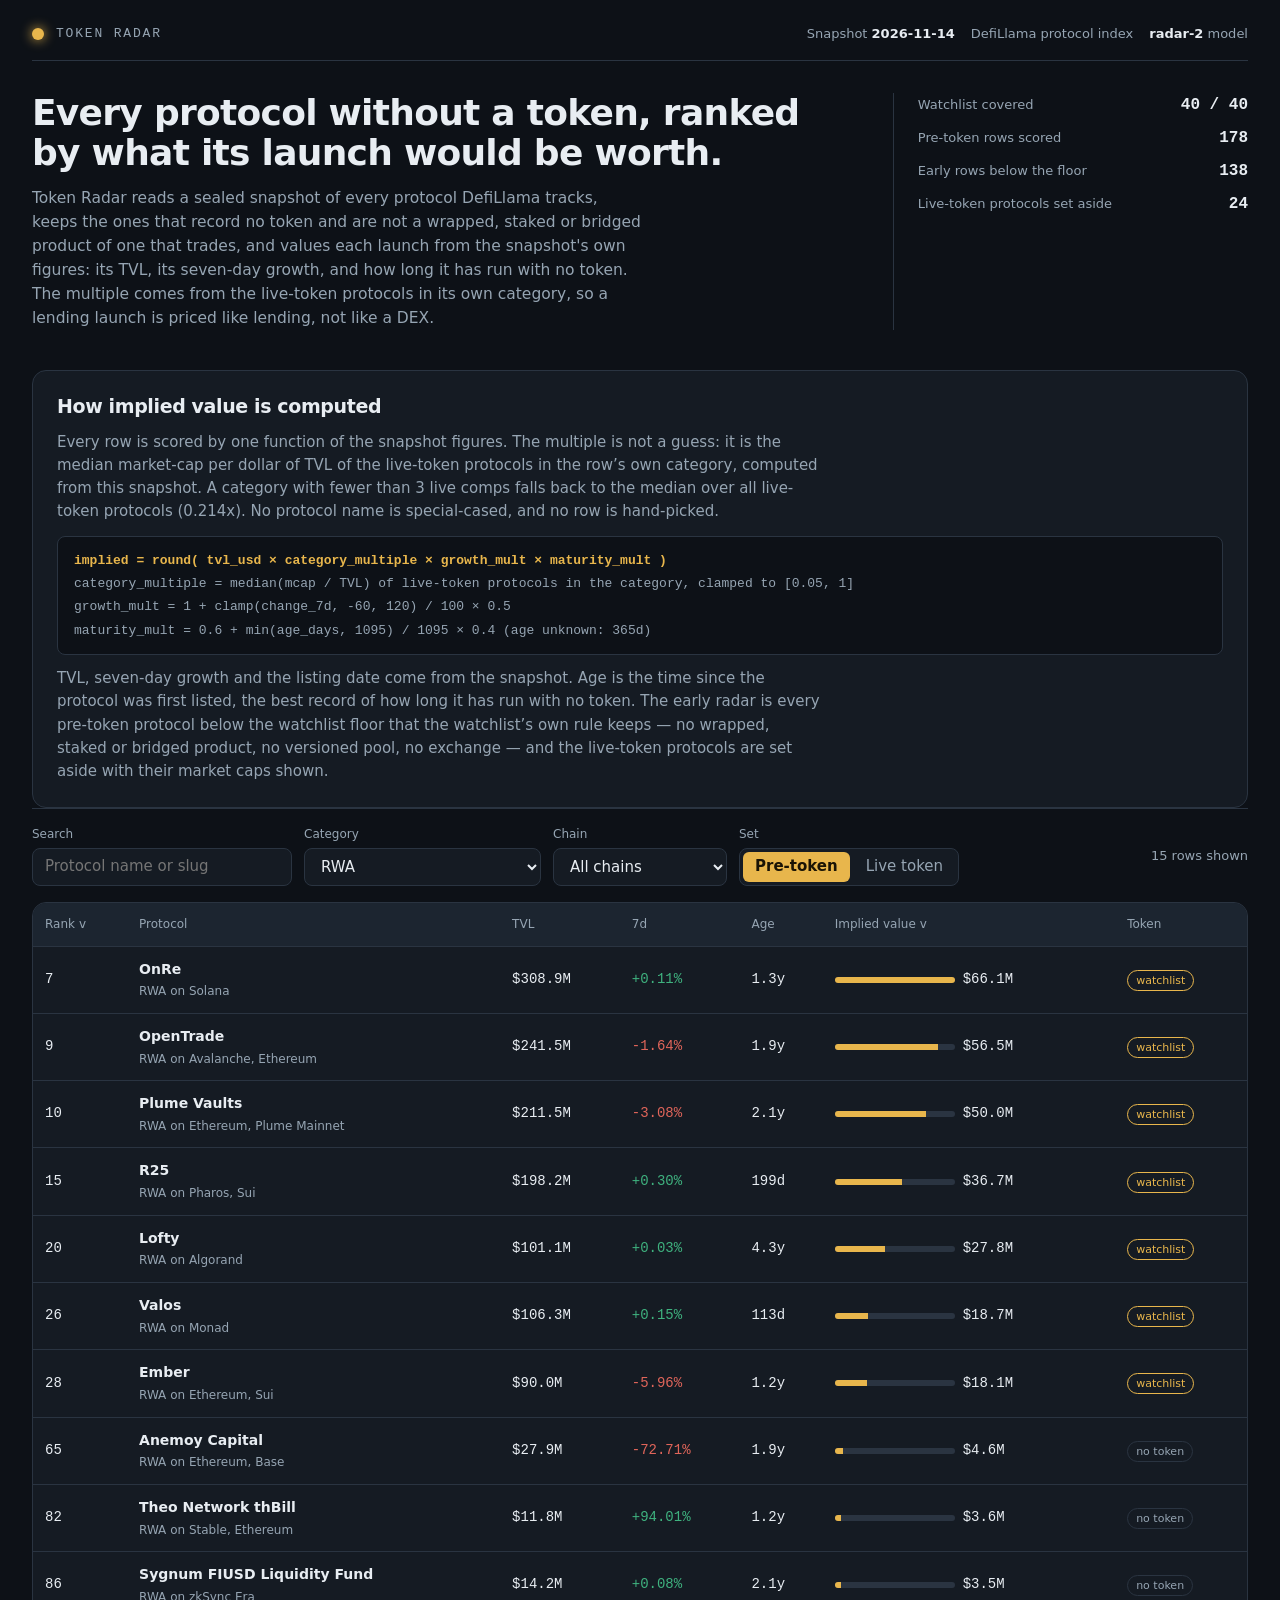
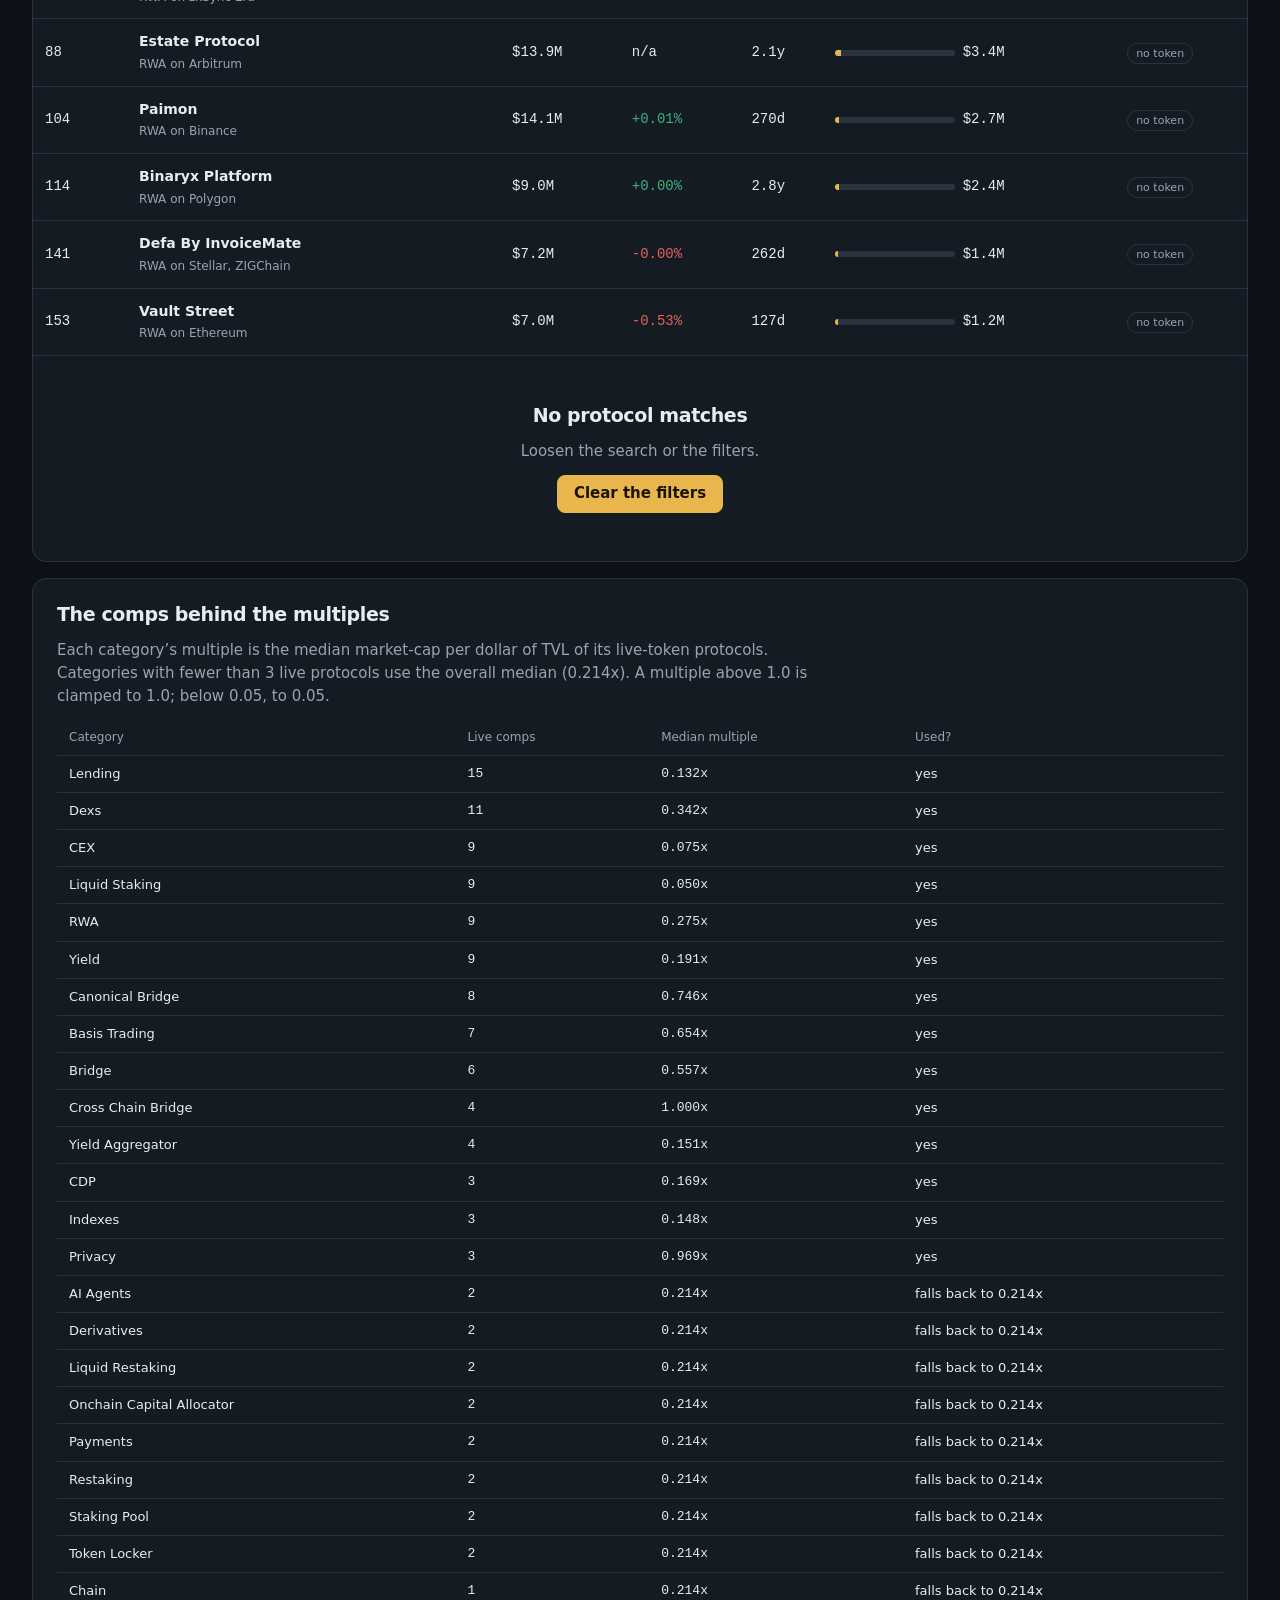
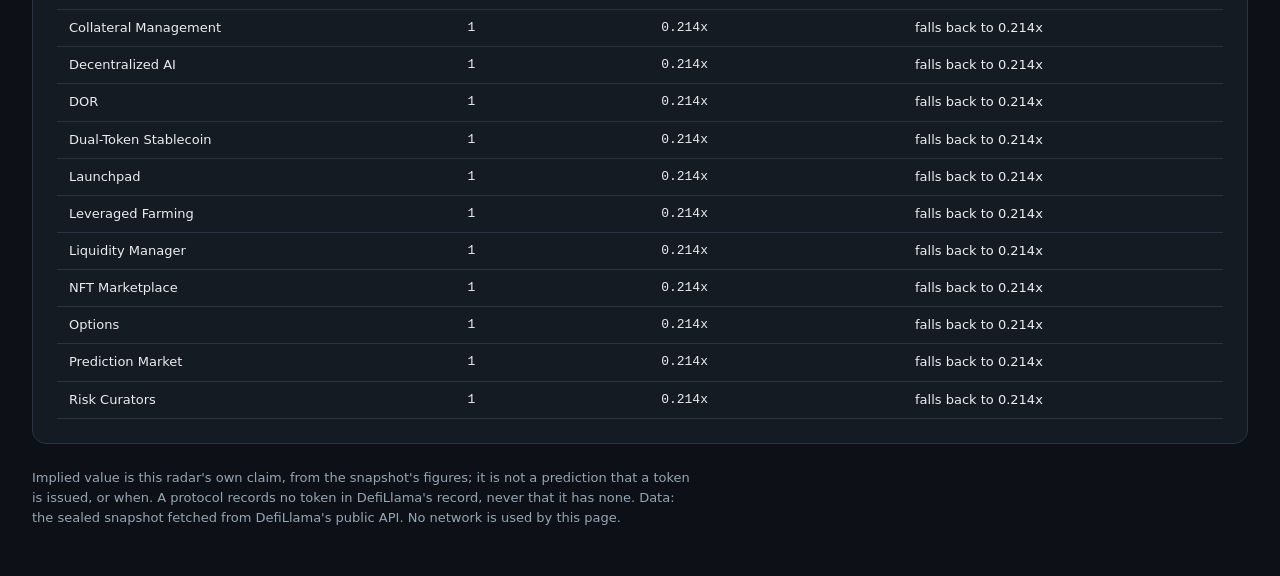
<file: filtered.html>
<!doctype html>
<html lang="en">
<head>
<meta charset="utf-8">
<meta name="viewport" content="width=device-width, initial-scale=1">
<title>Token Radar — pre-token protocols, ranked by implied value</title>
<style>
/* Token Radar's theme: a dark desk. Four palette values, two radii, two families; everything else
   is spacing, a hairline and a type step. */
:root {
  --canvas: #0d1117;
  --surface: #151b23;
  --surface-2: #1c2530;
  --ink: #e8edf2;
  --muted: #96a5b3;
  --border: #2a3441;
  --accent: #e8b64c;
  --accent-ink: #1a1405;
  --green: #3fb27f;
  --red: #e0655a;
  --radius-control: 8px;
  --radius-panel: 14px;
  --font-body: system-ui, -apple-system, "Segoe UI", sans-serif;
  --font-num: ui-monospace, "SF Mono", Menlo, Consolas, monospace;
  --s1: 4px; --s2: 8px; --s3: 12px; --s4: 16px; --s5: 24px; --s6: 32px; --s7: 48px;
}
* { box-sizing: border-box; }
html { color-scheme: dark; }
body { margin: 0; background: var(--canvas); color: var(--ink); font: 400 15px/1.55 var(--font-body); text-wrap: pretty; }
h1, h2, h3 { margin: 0; letter-spacing: -0.02em; text-wrap: balance; }
h1 { font-size: clamp(26px, 4vw, 36px); line-height: 1.12; font-weight: 650; }
h2 { font-size: 19px; line-height: 1.25; font-weight: 600; }
h3 { font-size: 15px; line-height: 1.3; font-weight: 600; }
p { margin: 0; }
button, input, select { font: inherit; color: inherit; }
button { cursor: pointer; }
a { color: var(--accent); }
.skip { position: absolute; left: -9999px; top: 0; padding: var(--s2) var(--s4); background: var(--surface); border: 1px solid var(--border); z-index: 30; }
.skip:focus { left: var(--s4); top: var(--s4); }
:focus-visible { outline: 2px solid var(--accent); outline-offset: 2px; }
.shell { max-width: 1280px; margin: 0 auto; padding: var(--s5) var(--s6) var(--s7); }
.top { display: flex; align-items: flex-start; justify-content: space-between; gap: var(--s5); padding-bottom: var(--s4); border-bottom: 1px solid var(--border); }
.brand { display: flex; align-items: center; gap: var(--s3); }
.mark { width: 12px; height: 12px; border-radius: 50%; background: var(--accent); flex: none; box-shadow: 0 0 12px var(--accent); }
.brand-name { font-family: var(--font-num); font-size: 13px; letter-spacing: 0.14em; color: var(--muted); }
.top-meta { display: flex; flex-wrap: wrap; gap: var(--s2) var(--s4); justify-content: flex-end; color: var(--muted); font-size: 13px; }
.top-meta span { white-space: nowrap; }
.top-meta b { color: var(--ink); font-weight: 600; }
.lede { display: grid; grid-template-columns: minmax(0, 1.4fr) minmax(280px, 0.6fr); gap: var(--s6); padding: var(--s6) 0 var(--s5); }
.lede p { color: var(--muted); max-width: 62ch; margin-top: var(--s3); font-size: 15.5px; }
.facts { display: grid; gap: var(--s2); align-content: start; border-left: 1px solid var(--border); padding-left: var(--s5); }
.fact { display: flex; align-items: baseline; justify-content: space-between; gap: var(--s3); }
.fact b { font-family: var(--font-num); font-size: 16px; font-weight: 600; color: var(--ink); }
.fact span { color: var(--muted); font-size: 13px; }
.controls { display: flex; flex-wrap: wrap; align-items: end; gap: var(--s3); padding: var(--s4) 0; border-top: 1px solid var(--border); }
.field { display: grid; gap: var(--s1); }
.field label { color: var(--muted); font-size: 12px; }
.field input, .field select { min-height: 38px; padding: 0 var(--s3); border: 1px solid var(--border); border-radius: var(--radius-control); background: var(--surface); min-width: 170px; }
.field input:focus, .field select:focus { border-color: var(--accent); outline: none; }
.field input { min-width: 260px; }
.tabs { display: flex; gap: var(--s1); padding: 3px; border: 1px solid var(--border); border-radius: var(--radius-control); background: var(--surface); }
.tabs button { min-height: 30px; padding: 0 var(--s3); border: 0; border-radius: 6px; background: transparent; color: var(--muted); }
.tabs button[aria-pressed="true"] { background: var(--accent); color: var(--accent-ink); font-weight: 600; }
.count { margin-left: auto; color: var(--muted); font-size: 13px; align-self: center; }
.panel { background: var(--surface); border: 1px solid var(--border); border-radius: var(--radius-panel); overflow: hidden; }
.table-wrap { overflow-x: auto; }
table { width: 100%; border-collapse: collapse; font-size: 14px; }
th, td { padding: var(--s3); border-bottom: 1px solid var(--border); text-align: left; vertical-align: middle; }
th { color: var(--muted); font-size: 12px; font-weight: 500; white-space: nowrap; background: var(--surface-2); }
th button { display: inline-flex; align-items: center; gap: var(--s1); border: 0; background: none; padding: 0; color: inherit; font: inherit; }
th button:hover { color: var(--ink); }
tbody tr { cursor: pointer; }
tbody tr:hover { background: var(--surface-2); }
tbody tr[data-selected="true"] { background: #232c1e; }
.num { font-family: var(--font-num); font-variant-numeric: tabular-nums; white-space: nowrap; }
.name { display: grid; gap: 2px; }
.name b { font-weight: 600; }
.sub { color: var(--muted); font-size: 12px; }
.pos { color: var(--green); }
.neg { color: var(--red); }
.bar { width: 120px; height: 6px; border-radius: 3px; background: var(--border); overflow: hidden; }
.bar i { display: block; height: 100%; background: var(--accent); }
.implied { display: flex; align-items: center; gap: var(--s2); }
.pill { display: inline-block; padding: 1px 8px; border: 1px solid var(--border); border-radius: 20px; font-size: 11px; color: var(--muted); white-space: nowrap; }
.pill.watch { border-color: var(--accent); color: var(--accent); }
.model { margin-top: var(--s4); padding: var(--s5); display: grid; gap: var(--s3); background: var(--surface); border: 1px solid var(--border); border-radius: var(--radius-panel); }
.model p { color: var(--muted); max-width: 80ch; }
.formula { font-family: var(--font-num); font-size: 13px; line-height: 1.8; color: var(--muted); overflow-wrap: anywhere; background: var(--canvas); border: 1px solid var(--border); border-radius: var(--radius-control); padding: var(--s3) var(--s4); }
.formula b { color: var(--accent); font-weight: 600; }
.comps-table { width: 100%; border-collapse: collapse; font-size: 13px; }
.comps-table th, .comps-table td { padding: var(--s2) var(--s3); }
.comps-table th { background: transparent; }
.empty { padding: var(--s7) var(--s5); text-align: center; display: grid; gap: var(--s3); justify-items: center; }
.empty p { color: var(--muted); }
.button { min-height: 38px; padding: 0 var(--s4); border: 1px solid var(--border); border-radius: var(--radius-control); background: var(--surface); }
.button.primary { background: var(--accent); border-color: var(--accent); color: var(--accent-ink); font-weight: 600; }
.foot { margin-top: var(--s5); color: var(--muted); font-size: 13px; max-width: 80ch; }
.detail { position: fixed; top: 0; right: 0; bottom: 0; width: min(560px, 94vw); z-index: 20; background: var(--surface); border-left: 1px solid var(--border); padding: var(--s5); overflow-y: auto; box-shadow: -24px 0 48px rgba(0,0,0,0.45); }
.detail[hidden] { display: none; }
.detail-head { display: flex; align-items: start; justify-content: space-between; gap: var(--s4); }
.detail-head > div { min-width: 0; }
.detail-head .sub { overflow-wrap: anywhere; }
.close { flex: none; min-width: 34px; min-height: 34px; padding: 0 var(--s2); white-space: nowrap; border: 1px solid var(--border); border-radius: var(--radius-control); background: var(--surface-2); }
.detail h2 { margin-top: var(--s1); }
.detail .sub { margin-top: var(--s1); }
.detail-section { margin-top: var(--s5); padding-top: var(--s4); border-top: 1px solid var(--border); }
.detail-section h3 { margin-bottom: var(--s2); }
.detail-section p { color: var(--muted); font-size: 14px; }
.equation { display: grid; gap: var(--s2); font-family: var(--font-num); font-size: 13px; }
.equation div { display: flex; justify-content: space-between; gap: var(--s3); }
.equation span { color: var(--muted); }
.steps { margin: 0; padding-left: var(--s5); display: grid; gap: var(--s3); }
.steps li { padding-left: var(--s1); }
.steps b { display: block; font-weight: 500; }
.cost { color: var(--muted); font-size: 12px; font-family: var(--font-num); }
@media (max-width: 900px) {
  .shell { padding: var(--s4); }
  .lede { grid-template-columns: 1fr; gap: var(--s4); }
  .facts { border-left: 0; border-top: 1px solid var(--border); padding-left: 0; padding-top: var(--s4); }
  .field input { min-width: 0; width: 100%; }
}
@media (prefers-reduced-motion: reduce) {
  *, *::before, *::after { transition-duration: 0.01ms !important; animation-duration: 0.01ms !important; }
}

</style>
</head>
<body>
<a class="skip" href="#board">Skip to the board</a>
<div class="shell">
  <header class="top">
    <div class="brand"><span class="mark" aria-hidden="true"></span><span class="brand-name">TOKEN&nbsp;RADAR</span></div>
    <div class="top-meta" id="top-meta"></div>
  </header>
  <section class="lede">
    <div>
      <h1>Every protocol without a token, ranked by what its launch would be worth.</h1>
      <p>Token Radar reads a sealed snapshot of every protocol DefiLlama tracks, keeps the ones that record no token and are not a wrapped, staked or bridged product of one that trades, and values each launch from the snapshot's own figures: its TVL, its seven-day growth, and how long it has run with no token. The multiple comes from the live-token protocols in its own category, so a lending launch is priced like lending, not like a DEX.</p>
    </div>
    <div class="facts" id="facts"></div>
  </section>
  <section class="model" id="model" aria-label="How the value is worked out"></section>
  <div class="controls" id="controls">
    <div class="field"><label for="q">Search</label><input id="q" type="search" placeholder="Protocol name or slug" autocomplete="off"></div>
    <div class="field"><label for="category">Category</label><select id="category"><option value="all">All categories</option></select></div>
    <div class="field"><label for="chain">Chain</label><select id="chain"><option value="all">All chains</option></select></div>
    <div class="field"><label for="set">Set</label><div class="tabs" role="group" aria-label="Set"><button type="button" data-set="pre-token" aria-pressed="true">Pre-token</button><button type="button" data-set="live" aria-pressed="false">Live token</button></div></div>
    <span class="count" id="count"></span>
  </div>
  <main class="panel" id="board" tabindex="-1">
    <div class="table-wrap"><table id="table">
      <thead><tr id="head-row"></tr></thead>
      <tbody id="rows"></tbody>
    </table></div>
    <div class="empty" id="empty" hidden><h2>No protocol matches</h2><p>Loosen the search or the filters.</p><button class="button primary" type="button" id="clear">Clear the filters</button></div>
  </main>
  <section class="model" id="comps" aria-label="The comps behind the multiples"></section>
  <footer class="foot"><p>Implied value is this radar's own claim, from the snapshot's figures; it is not a prediction that a token is issued, or when. A protocol records no token in DefiLlama's record, never that it has none. Data: the sealed snapshot fetched from DefiLlama's public API. No network is used by this page.</p></footer>
</div>
<aside class="detail" id="detail" hidden aria-label="Protocol detail"></aside>
<script>
window.RADAR={"as_of":"2026-11-14","source":"DefiLlama https://api.llama.fi/protocols, fetched 2026-11-14T01:18:33.201Z","floor_usd":50000000,"model":{"growth_weight":0.5,"growth_floor":-60,"growth_cap":120,"maturity_floor":0.6,"maturity_range":0.4,"maturity_days":1095,"unknown_age_days":365,"min_comps":3,"multiple_floor":0.05,"multiple_cap":1},"model_version":"radar-2","watchlist":["armitage-by-wintermute","axis","b14g","bittensor-dtao","clearstar","curvance","doppler-finance","ember","firelight","galaxy-curation","gami-labs","gauntlet","hive-protocol","hyperithm","infinifi","k3-capital","keyrock","lagoon","lightning-network","lofty","mezo-earn","noble","nonce-capital","onre","opentrade","plume-vaults","r25","reti-pooling","rockawayx","saturn","steakhouse-financial","symbiotic","tori-finance","tulipa-capital","tydro","upshift","usdd","valos","veda","yuzu-money"],"watchlist_size":40,"board_size":178,"early_size":138,"live_size":24,"overall_multiple":0.2138,"comps":[{"category":"Lending","n":15,"median_multiple":0.1324,"used":true},{"category":"Dexs","n":11,"median_multiple":0.3424,"used":true},{"category":"CEX","n":9,"median_multiple":0.0748,"used":true},{"category":"Liquid Staking","n":9,"median_multiple":0.05,"used":true},{"category":"RWA","n":9,"median_multiple":0.2748,"used":true},{"category":"Yield","n":9,"median_multiple":0.1914,"used":true},{"category":"Canonical Bridge","n":8,"median_multiple":0.7464,"used":true},{"category":"Basis Trading","n":7,"median_multiple":0.6544,"used":true},{"category":"Bridge","n":6,"median_multiple":0.5567,"used":true},{"category":"Cross Chain Bridge","n":4,"median_multiple":1,"used":true},{"category":"Yield Aggregator","n":4,"median_multiple":0.151,"used":true},{"category":"CDP","n":3,"median_multiple":0.1687,"used":true},{"category":"Indexes","n":3,"median_multiple":0.1477,"used":true},{"category":"Privacy","n":3,"median_multiple":0.9691,"used":true},{"category":"AI Agents","n":2,"median_multiple":0.2138,"used":false},{"category":"Derivatives","n":2,"median_multiple":0.2138,"used":false},{"category":"Liquid Restaking","n":2,"median_multiple":0.2138,"used":false},{"category":"Onchain Capital Allocator","n":2,"median_multiple":0.2138,"used":false},{"category":"Payments","n":2,"median_multiple":0.2138,"used":false},{"category":"Restaking","n":2,"median_multiple":0.2138,"used":false},{"category":"Staking Pool","n":2,"median_multiple":0.2138,"used":false},{"category":"Token Locker","n":2,"median_multiple":0.2138,"used":false},{"category":"Chain","n":1,"median_multiple":0.2138,"used":false},{"category":"Collateral Management","n":1,"median_multiple":0.2138,"used":false},{"category":"Decentralized AI","n":1,"median_multiple":0.2138,"used":false},{"category":"DOR","n":1,"median_multiple":0.2138,"used":false},{"category":"Dual-Token Stablecoin","n":1,"median_multiple":0.2138,"used":false},{"category":"Launchpad","n":1,"median_multiple":0.2138,"used":false},{"category":"Leveraged Farming","n":1,"median_multiple":0.2138,"used":false},{"category":"Liquidity Manager","n":1,"median_multiple":0.2138,"used":false},{"category":"NFT Marketplace","n":1,"median_multiple":0.2138,"used":false},{"category":"Options","n":1,"median_multiple":0.2138,"used":false},{"category":"Prediction Market","n":1,"median_multiple":0.2138,"used":false},{"category":"Risk Curators","n":1,"median_multiple":0.2138,"used":false}],"rows":[{"rank":1,"slug":"steakhouse-financial","name":"Steakhouse Financial","category":"Risk Curators","chains":["Base","Ethereum","Robinhood Chain","Arbitrum","Solana","Monad","Arc","Katana","Polygon","Unichain","Corn"],"tvl_usd":2753981495,"change_7d":-2.1935,"mcap_usd":null,"listed_at":"2025-05-20","age_days":543,"implied_value_usd":464924662,"category_multiple":0.21380325885644053,"comps_n":1,"growth_multiplier":0.989,"maturity_multiplier":0.7984},{"rank":2,"slug":"gauntlet","name":"Gauntlet","category":"Risk Curators","chains":["Base","Binance","Ethereum","Arbitrum","Stable","Morph","Solana","Hyperliquid L1","Polygon","Optimism","Unichain","Katana","Arc","Tempo"],"tvl_usd":1577685462,"change_7d":5.645,"mcap_usd":null,"listed_at":"2025-05-20","age_days":543,"implied_value_usd":276897852,"category_multiple":0.21380325885644053,"comps_n":1,"growth_multiplier":1.0282,"maturity_multiplier":0.7984},{"rank":3,"slug":"veda","name":"Veda","category":"Onchain Capital Allocator","chains":["Ink","Ethereum","Optimism","Monad","Plasma","Hyperliquid L1","Arbitrum","Base","Berachain","Sonic","Binance","BOB","Scroll"],"tvl_usd":1563415482,"change_7d":-8.2898,"mcap_usd":null,"listed_at":"2025-02-20","age_days":632,"implied_value_usd":266216989,"category_multiple":0.21380325885644053,"comps_n":2,"growth_multiplier":0.9586,"maturity_multiplier":0.8309},{"rank":4,"slug":"usdd","name":"USDD","category":"CDP","chains":["Tron","Ethereum","Binance"],"tvl_usd":1055793606,"change_7d":-2.8062,"mcap_usd":null,"listed_at":"2025-03-13","age_days":611,"implied_value_usd":144565339,"category_multiple":0.16870131101842134,"comps_n":3,"growth_multiplier":0.986,"maturity_multiplier":0.8232},{"rank":5,"slug":"upshift","name":"Upshift","category":"Onchain Capital Allocator","chains":["Ethereum","Stellar","Flare","Monad","Hyperliquid L1","Avalanche","Solana","Fluent","Base","Citrea","Sui","Plasma","Binance","Mezo","Ink"],"tvl_usd":499083733,"change_7d":8.3117,"mcap_usd":null,"listed_at":"2024-12-04","age_days":710,"implied_value_usd":95509574,"category_multiple":0.21380325885644053,"comps_n":2,"growth_multiplier":1.0416,"maturity_multiplier":0.8594},{"rank":6,"slug":"bittensor-dtao","name":"Bittensor dTAO","category":"Dexs","chains":["Bittensor"],"tvl_usd":376026255,"change_7d":-6.5592,"mcap_usd":null,"listed_at":"2026-09-19","age_days":56,"implied_value_usd":77272598,"category_multiple":0.3424347567468315,"comps_n":11,"growth_multiplier":0.9672,"maturity_multiplier":0.6205},{"rank":7,"slug":"onre","name":"OnRe","category":"RWA","chains":["Solana"],"tvl_usd":308882355,"change_7d":0.1082,"mcap_usd":null,"listed_at":"2025-07-14","age_days":488,"implied_value_usd":66090736,"category_multiple":0.27478004488804697,"comps_n":9,"growth_multiplier":1.0005,"maturity_multiplier":0.7783},{"rank":8,"slug":"nonce-capital","name":"Nonce Capital","category":"Risk Curators","chains":["Ethereum","Optimism"],"tvl_usd":513783671,"change_7d":-9.7377,"mcap_usd":null,"listed_at":"2026-09-30","age_days":45,"implied_value_usd":64417968,"category_multiple":0.21380325885644053,"comps_n":1,"growth_multiplier":0.9513,"maturity_multiplier":0.6164},{"rank":9,"slug":"opentrade","name":"OpenTrade","category":"RWA","chains":["Avalanche","Ethereum","Plume Mainnet"],"tvl_usd":241501527,"change_7d":-1.642,"mcap_usd":null,"listed_at":"2024-12-06","age_days":708,"implied_value_usd":56510731,"category_multiple":0.27478004488804697,"comps_n":9,"growth_multiplier":0.9918,"maturity_multiplier":0.8586},{"rank":10,"slug":"plume-vaults","name":"Plume Vaults","category":"RWA","chains":["Ethereum","Plume Mainnet","Solana","Binance","Avalanche"],"tvl_usd":211537977,"change_7d":-3.081,"mcap_usd":null,"listed_at":"2024-10-26","age_days":749,"implied_value_usd":49997400,"category_multiple":0.27478004488804697,"comps_n":9,"growth_multiplier":0.9846,"maturity_multiplier":0.8736},{"rank":11,"slug":"symbiotic","name":"Symbiotic","category":"Collateral Markets","chains":["Ethereum"],"tvl_usd":253923299,"change_7d":-12.0318,"mcap_usd":null,"listed_at":"2024-06-11","age_days":886,"implied_value_usd":47128117,"category_multiple":0.21380325885644053,"comps_n":0,"growth_multiplier":0.9398,"maturity_multiplier":0.9237},{"rank":12,"slug":"rockawayx","name":"RockawayX","category":"Risk Curators","chains":["Ethereum","Solana","Pharos","Monad","Sei","Base","Binance","Citrea","Etherlink","Plume Mainnet"],"tvl_usd":292506628,"change_7d":-2.5459,"mcap_usd":null,"listed_at":"2026-03-26","age_days":233,"implied_value_usd":42300854,"category_multiple":0.21380325885644053,"comps_n":1,"growth_multiplier":0.9873,"maturity_multiplier":0.6851},{"rank":13,"slug":"hive-protocol","name":"Hive Protocol","category":"Chain","chains":["BSquared"],"tvl_usd":198776765,"change_7d":-10.181,"mcap_usd":null,"listed_at":"2024-05-03","age_days":925,"implied_value_usd":37830837,"category_multiple":0.21380325885644053,"comps_n":1,"growth_multiplier":0.9491,"maturity_multiplier":0.9379},{"rank":14,"slug":"hyperithm","name":"Hyperithm","category":"Risk Curators","chains":["Monad","Ethereum","Arbitrum","Plasma","Solana","Hyperliquid L1","Katana","Stable","XRPL EVM","Binance"],"tvl_usd":221638535,"change_7d":-4.375,"mcap_usd":null,"listed_at":"2025-05-20","age_days":543,"implied_value_usd":37004167,"category_multiple":0.21380325885644053,"comps_n":1,"growth_multiplier":0.9781,"maturity_multiplier":0.7984},{"rank":15,"slug":"r25","name":"R25","category":"RWA","chains":["Pharos","Sui"],"tvl_usd":198206607,"change_7d":0.2987,"mcap_usd":null,"listed_at":"2026-04-29","age_days":199,"implied_value_usd":36691803,"category_multiple":0.27478004488804697,"comps_n":9,"growth_multiplier":1.0015,"maturity_multiplier":0.6727},{"rank":16,"slug":"k3-capital","name":"K3 Capital","category":"Risk Curators","chains":["Monad","Ethereum","Optimism","Hyperliquid L1","Plasma","Arbitrum","Binance","Unichain","Avalanche"],"tvl_usd":207711162,"change_7d":-8.9024,"mcap_usd":null,"listed_at":"2025-05-20","age_days":543,"implied_value_usd":33876308,"category_multiple":0.21380325885644053,"comps_n":1,"growth_multiplier":0.9555,"maturity_multiplier":0.7984},{"rank":17,"slug":"tori-finance","name":"Tori Finance","category":"Basis Trading","chains":["Ethereum"],"tvl_usd":77392441,"change_7d":4.6366,"mcap_usd":null,"listed_at":"2026-06-24","age_days":143,"implied_value_usd":33799711,"category_multiple":0.6544182484481614,"comps_n":7,"growth_multiplier":1.0232,"maturity_multiplier":0.6522},{"rank":18,"slug":"lightning-network","name":"Lightning Network","category":"Payments","chains":["Bitcoin"],"tvl_usd":217862346,"change_7d":-10.1445,"mcap_usd":null,"listed_at":null,"age_days":null,"implied_value_usd":32425831,"category_multiple":0.21380325885644053,"comps_n":2,"growth_multiplier":0.9493,"maturity_multiplier":0.7333},{"rank":19,"slug":"axis","name":"Axis","category":"Basis Trading","chains":["Ethereum"],"tvl_usd":70145354,"change_7d":2.3316,"mcap_usd":null,"listed_at":"2026-08-20","age_days":86,"implied_value_usd":29322655,"category_multiple":0.6544182484481614,"comps_n":7,"growth_multiplier":1.0117,"maturity_multiplier":0.6314},{"rank":20,"slug":"lofty","name":"Lofty","category":"RWA","chains":["Algorand"],"tvl_usd":101135900,"change_7d":0.025,"mcap_usd":null,"listed_at":"2022-08-04","age_days":1563,"implied_value_usd":27793601,"category_multiple":0.27478004488804697,"comps_n":9,"growth_multiplier":1.0001,"maturity_multiplier":1},{"rank":21,"slug":"b14g","name":"b14g","category":"Restaking","chains":["Bitcoin","CORE","Babylon Genesis"],"tvl_usd":173941404,"change_7d":-28.5327,"mcap_usd":null,"listed_at":"2024-12-20","age_days":694,"implied_value_usd":27213241,"category_multiple":0.21380325885644053,"comps_n":2,"growth_multiplier":0.8573,"maturity_multiplier":0.8535},{"rank":22,"slug":"lagoon","name":"Lagoon","category":"Onchain Capital Allocator","chains":["Ethereum","Arbitrum","Base","Binance","Avalanche","Plasma","Hyperliquid L1","TAC","Hemi","Linea","Rayls","Monad","Robinhood Chain","Optimism","Katana","Sonic","Mantle","Arc","Berachain","Flare","Polygon","Unichain","World Chain"],"tvl_usd":151263522,"change_7d":-3.2955,"mcap_usd":null,"listed_at":"2024-12-23","age_days":691,"implied_value_usd":27113558,"category_multiple":0.21380325885644053,"comps_n":2,"growth_multiplier":0.9835,"maturity_multiplier":0.8524},{"rank":23,"slug":"clearstar","name":"Clearstar","category":"Risk Curators","chains":["Flare","Base","Ethereum","Monad","Hyperliquid L1","Starknet","Katana","Arbitrum","Hemi","Unichain","Polygon"],"tvl_usd":161773491,"change_7d":-10.0936,"mcap_usd":null,"listed_at":"2025-05-20","age_days":543,"implied_value_usd":26219715,"category_multiple":0.21380325885644053,"comps_n":1,"growth_multiplier":0.9495,"maturity_multiplier":0.7984},{"rank":24,"slug":"saturn","name":"Saturn","category":"Stablecoin Wrapper","chains":["Ethereum","Monad","Binance"],"tvl_usd":154313682,"change_7d":-0.7486,"mcap_usd":null,"listed_at":"2026-04-09","age_days":219,"implied_value_usd":22351108,"category_multiple":0.21380325885644053,"comps_n":0,"growth_multiplier":0.9963,"maturity_multiplier":0.68},{"rank":25,"slug":"galaxy-curation","name":"Galaxy Curation","category":"Risk Curators","chains":["Arc","Ethereum","Base"],"tvl_usd":129994276,"change_7d":11.2334,"mcap_usd":null,"listed_at":"2026-05-21","age_days":177,"implied_value_usd":19510530,"category_multiple":0.21380325885644053,"comps_n":1,"growth_multiplier":1.0562,"maturity_multiplier":0.6647},{"rank":26,"slug":"valos","name":"Valos","category":"RWA","chains":["Monad"],"tvl_usd":106328133,"change_7d":0.1453,"mcap_usd":null,"listed_at":"2026-07-24","age_days":113,"implied_value_usd":18749750,"category_multiple":0.27478004488804697,"comps_n":9,"growth_multiplier":1.0007,"maturity_multiplier":0.6413},{"rank":27,"slug":"aegis-yusd","name":"Aegis YUSD","category":"Basis Trading","chains":["Ethereum","Binance"],"tvl_usd":34465848,"change_7d":0.0465,"mcap_usd":null,"listed_at":"2025-04-10","age_days":583,"implied_value_usd":18340822,"category_multiple":0.6544182484481614,"comps_n":7,"growth_multiplier":1.0002,"maturity_multiplier":0.813},{"rank":28,"slug":"ember","name":"Ember","category":"RWA","chains":["Ethereum","Sui","Base","Pharos","Monad","Arbitrum"],"tvl_usd":90012351,"change_7d":-5.9593,"mcap_usd":null,"listed_at":"2025-09-17","age_days":423,"implied_value_usd":18105945,"category_multiple":0.27478004488804697,"comps_n":9,"growth_multiplier":0.9702,"maturity_multiplier":0.7545},{"rank":29,"slug":"manta-cedefi","name":"Manta CeDeFi","category":"Basis Trading","chains":["Manta"],"tvl_usd":26526263,"change_7d":-0.6679,"mcap_usd":null,"listed_at":"2024-05-23","age_days":905,"implied_value_usd":16100479,"category_multiple":0.6544182484481614,"comps_n":7,"growth_multiplier":0.9967,"maturity_multiplier":0.9306},{"rank":30,"slug":"doppler-finance","name":"Doppler Finance","category":"CeDeFi","chains":["Ripple","Ethereum"],"tvl_usd":93316487,"change_7d":-14.4873,"mcap_usd":null,"listed_at":"2025-02-14","age_days":638,"implied_value_usd":15416731,"category_multiple":0.21380325885644053,"comps_n":0,"growth_multiplier":0.9276,"maturity_multiplier":0.8331},{"rank":31,"slug":"armitage-by-wintermute","name":"Armitage by Wintermute","category":"Risk Curators","chains":["Ethereum"],"tvl_usd":103480212,"change_7d":5.7711,"mcap_usd":null,"listed_at":"2026-05-20","age_days":178,"implied_value_usd":15137793,"category_multiple":0.21380325885644053,"comps_n":1,"growth_multiplier":1.0289,"maturity_multiplier":0.665},{"rank":32,"slug":"liminal-basis","name":"Liminal Basis","category":"Basis Trading","chains":["Hyperliquid L1"],"tvl_usd":25662087,"change_7d":21.2736,"mcap_usd":null,"listed_at":"2025-07-26","age_days":476,"implied_value_usd":14378756,"category_multiple":0.6544182484481614,"comps_n":7,"growth_multiplier":1.1064,"maturity_multiplier":0.7739},{"rank":33,"slug":"curvance","name":"Curvance","category":"Lending","chains":["Monad"],"tvl_usd":136345059,"change_7d":0.6775,"mcap_usd":null,"listed_at":"2025-11-27","age_days":352,"implied_value_usd":13196491,"category_multiple":0.13239465563049407,"comps_n":15,"growth_multiplier":1.0034,"maturity_multiplier":0.7286},{"rank":34,"slug":"noble","name":"Noble","category":"Chain","chains":["Noble"],"tvl_usd":83040073,"change_7d":-5.2314,"mcap_usd":null,"listed_at":null,"age_days":null,"implied_value_usd":12679216,"category_multiple":0.21380325885644053,"comps_n":1,"growth_multiplier":0.9738,"maturity_multiplier":0.7333},{"rank":35,"slug":"drakewell","name":"Drakewell","category":"Basis Trading","chains":["Arbitrum","Ethereum","Aleo"],"tvl_usd":28230939,"change_7d":3.2554,"mcap_usd":null,"listed_at":"2026-10-02","age_days":43,"implied_value_usd":11560256,"category_multiple":0.6544182484481614,"comps_n":7,"growth_multiplier":1.0163,"maturity_multiplier":0.6157},{"rank":36,"slug":"reti-pooling","name":"Reti Pooling","category":"Staking Pool","chains":["Algorand"],"tvl_usd":65254391,"change_7d":-10.6865,"mcap_usd":null,"listed_at":"2025-01-24","age_days":659,"implied_value_usd":11102800,"category_multiple":0.21380325885644053,"comps_n":2,"growth_multiplier":0.9466,"maturity_multiplier":0.8407},{"rank":37,"slug":"keyrock","name":"Keyrock","category":"Risk Curators","chains":["Arc","Ethereum"],"tvl_usd":83070632,"change_7d":-0.5971,"mcap_usd":null,"listed_at":"2026-09-02","age_days":73,"implied_value_usd":11096855,"category_multiple":0.21380325885644053,"comps_n":1,"growth_multiplier":0.997,"maturity_multiplier":0.6267},{"rank":38,"slug":"tydro","name":"Tydro","category":"Lending","chains":["Ink"],"tvl_usd":111314194,"change_7d":-4.8885,"mcap_usd":null,"listed_at":"2025-10-16","age_days":394,"implied_value_usd":10695576,"category_multiple":0.13239465563049407,"comps_n":15,"growth_multiplier":0.9756,"maturity_multiplier":0.7439},{"rank":39,"slug":"infinifi","name":"infiniFi","category":"Yield","chains":["Ethereum","Monad","Base"],"tvl_usd":70716524,"change_7d":-3.2771,"mcap_usd":null,"listed_at":"2025-05-28","age_days":535,"implied_value_usd":10590700,"category_multiple":0.1914144905351388,"comps_n":9,"growth_multiplier":0.9836,"maturity_multiplier":0.7954},{"rank":40,"slug":"gami-labs","name":"Gami Labs","category":"Risk Curators","chains":["Stellar","Ethereum","Base","Flare","Avalanche","Robinhood Chain","Hemi"],"tvl_usd":63109489,"change_7d":9.0271,"mcap_usd":null,"listed_at":"2026-05-29","age_days":169,"implied_value_usd":9331808,"category_multiple":0.21380325885644053,"comps_n":1,"growth_multiplier":1.0451,"maturity_multiplier":0.6617},{"rank":41,"slug":"project-x","name":"Project X","category":"Dexs","chains":["Hyperliquid L1"],"tvl_usd":34354598,"change_7d":-2.4436,"mcap_usd":null,"listed_at":"2025-07-16","age_days":486,"implied_value_usd":9035316,"category_multiple":0.3424347567468315,"comps_n":11,"growth_multiplier":0.9878,"maturity_multiplier":0.7775},{"rank":42,"slug":"shift-defi","name":"Shift DeFi","category":"Yield","chains":["Ethereum"],"tvl_usd":47599147,"change_7d":4448.4747,"mcap_usd":null,"listed_at":"2026-09-30","age_days":45,"implied_value_usd":8986356,"category_multiple":0.1914144905351388,"comps_n":9,"growth_multiplier":1.6,"maturity_multiplier":0.6164},{"rank":43,"slug":"arrakis-modular","name":"Arrakis Modular","category":"Liquidity Manager","chains":["Ethereum","Base","Arbitrum","Plasma","Robinhood Chain","Binance"],"tvl_usd":48488073,"change_7d":-9.91,"mcap_usd":null,"listed_at":"2024-10-23","age_days":752,"implied_value_usd":8618650,"category_multiple":0.21380325885644053,"comps_n":1,"growth_multiplier":0.9505,"maturity_multiplier":0.8747},{"rank":44,"slug":"tulipa-capital","name":"Tulipa Capital","category":"Risk Curators","chains":["Ethereum","Base","Berachain","Avalanche","BOB","Binance","Monad","TAC"],"tvl_usd":52404471,"change_7d":-9.3511,"mcap_usd":null,"listed_at":"2025-05-20","age_days":543,"implied_value_usd":8526752,"category_multiple":0.21380325885644053,"comps_n":1,"growth_multiplier":0.9532,"maturity_multiplier":0.7984},{"rank":45,"slug":"xrpl-dex","name":"XRPL DEX","category":"Dexs","chains":["Ripple"],"tvl_usd":27708356,"change_7d":-12.4626,"mcap_usd":null,"listed_at":"2024-07-25","age_days":842,"implied_value_usd":8074792,"category_multiple":0.3424347567468315,"comps_n":11,"growth_multiplier":0.9377,"maturity_multiplier":0.9076},{"rank":46,"slug":"yuzu-money","name":"Yuzu Money","category":"Yield","chains":["Plasma","Monad","Ethereum"],"tvl_usd":57346091,"change_7d":-9.0455,"mcap_usd":null,"listed_at":"2025-11-14","age_days":365,"implied_value_usd":7685639,"category_multiple":0.1914144905351388,"comps_n":9,"growth_multiplier":0.9548,"maturity_multiplier":0.7333},{"rank":47,"slug":"re7-labs","name":"Re7 Labs","category":"Risk Curators","chains":["World Chain","Ethereum","Starknet","Avalanche","Optimism","Base","Plume Mainnet","Linea","Binance","Sonic","Unichain","TAC","BOB","Berachain","Arc","Polygon","Plasma"],"tvl_usd":46889655,"change_7d":-13.9104,"mcap_usd":null,"listed_at":"2025-05-20","age_days":543,"implied_value_usd":7446979,"category_multiple":0.21380325885644053,"comps_n":1,"growth_multiplier":0.9304,"maturity_multiplier":0.7984},{"rank":48,"slug":"firelight","name":"Firelight","category":"Insurance","chains":["Flare"],"tvl_usd":51272081,"change_7d":-14.4069,"mcap_usd":null,"listed_at":"2025-12-09","age_days":340,"implied_value_usd":7366924,"category_multiple":0.21380325885644053,"comps_n":0,"growth_multiplier":0.928,"maturity_multiplier":0.7242},{"rank":49,"slug":"mezo-earn","name":"Mezo Earn","category":"Governance Incentives","chains":["Mezo"],"tvl_usd":53638061,"change_7d":-12.2175,"mcap_usd":null,"listed_at":"2026-05-12","age_days":186,"implied_value_usd":7192061,"category_multiple":0.21380325885644053,"comps_n":0,"growth_multiplier":0.9389,"maturity_multiplier":0.6679},{"rank":50,"slug":"exponent-yield-exchange","name":"Exponent Yield Exchange","category":"Yield","chains":["Solana"],"tvl_usd":45177163,"change_7d":-1.3185,"mcap_usd":null,"listed_at":"2025-02-03","age_days":649,"implied_value_usd":7190961,"category_multiple":0.1914144905351388,"comps_n":9,"growth_multiplier":0.9934,"maturity_multiplier":0.8371},{"rank":51,"slug":"vishwa","name":"Vishwa","category":"Anchor BTC","chains":["Bitcoin","Sui"],"tvl_usd":45307916,"change_7d":-10.645,"mcap_usd":null,"listed_at":"2025-09-22","age_days":418,"implied_value_usd":6903251,"category_multiple":0.21380325885644053,"comps_n":0,"growth_multiplier":0.9468,"maturity_multiplier":0.7527},{"rank":52,"slug":"noon","name":"Noon","category":"Yield","chains":["Ethereum","Sophon","zkSync Era","TAC"],"tvl_usd":38329220,"change_7d":1.1384,"mcap_usd":null,"listed_at":"2025-02-03","age_days":649,"implied_value_usd":6176402,"category_multiple":0.1914144905351388,"comps_n":9,"growth_multiplier":1.0057,"maturity_multiplier":0.8371},{"rank":53,"slug":"makina","name":"Makina","category":"Onchain Capital Allocator","chains":["Ethereum","Base"],"tvl_usd":38711093,"change_7d":-0.066,"mcap_usd":null,"listed_at":"2025-11-05","age_days":374,"implied_value_usd":6094674,"category_multiple":0.21380325885644053,"comps_n":2,"growth_multiplier":0.9997,"maturity_multiplier":0.7366},{"rank":54,"slug":"ultrayield-curator","name":"UltraYield Curator","category":"Risk Curators","chains":["Ethereum","Hyperliquid L1","Etherlink","Base","Monad","Plasma","Plume Mainnet","TAC","Linea","Arbitrum","Optimism"],"tvl_usd":40359035,"change_7d":-10.3636,"mcap_usd":null,"listed_at":"2025-10-24","age_days":386,"implied_value_usd":6062722,"category_multiple":0.21380325885644053,"comps_n":1,"growth_multiplier":0.9482,"maturity_multiplier":0.741},{"rank":55,"slug":"flux-finance","name":"Flux Finance","category":"Lending","chains":["Ethereum"],"tvl_usd":43614505,"change_7d":-0.0568,"mcap_usd":null,"listed_at":"2023-02-15","age_days":1368,"implied_value_usd":5772687,"category_multiple":0.13239465563049407,"comps_n":15,"growth_multiplier":0.9997,"maturity_multiplier":1},{"rank":56,"slug":"3f","name":"3F","category":"Leveraged Farming","chains":["Ethereum"],"tvl_usd":40368186,"change_7d":-0.0399,"mcap_usd":null,"listed_at":"2026-05-25","age_days":173,"implied_value_usd":5722806,"category_multiple":0.21380325885644053,"comps_n":1,"growth_multiplier":0.9998,"maturity_multiplier":0.6632},{"rank":57,"slug":"felix-vaults","name":"Felix Vaults","category":"Onchain Capital Allocator","chains":["Hyperliquid L1"],"tvl_usd":31906510,"change_7d":5.3279,"mcap_usd":null,"listed_at":"2025-05-28","age_days":535,"implied_value_usd":5570775,"category_multiple":0.21380325885644053,"comps_n":2,"growth_multiplier":1.0266,"maturity_multiplier":0.7954},{"rank":58,"slug":"bouncebit-prime","name":"BounceBit Prime","category":"Basis Trading","chains":["Binance","Ethereum"],"tvl_usd":11443356,"change_7d":0.0165,"mcap_usd":null,"listed_at":"2025-11-10","age_days":369,"implied_value_usd":5503140,"category_multiple":0.6544182484481614,"comps_n":7,"growth_multiplier":1.0001,"maturity_multiplier":0.7348},{"rank":59,"slug":"apex-omni","name":"Apex Omni","category":"Derivatives","chains":["Arbitrum","Ethereum","Base","Binance","Mantle"],"tvl_usd":26834758,"change_7d":-1.262,"mcap_usd":null,"listed_at":"2024-06-27","age_days":870,"implied_value_usd":5232568,"category_multiple":0.21380325885644053,"comps_n":2,"growth_multiplier":0.9937,"maturity_multiplier":0.9178},{"rank":60,"slug":"plasma-saving-vaults","name":"Plasma Saving Vaults","category":"Onchain Capital Allocator","chains":["Plasma"],"tvl_usd":31744697,"change_7d":0.2368,"mcap_usd":null,"listed_at":"2025-09-26","age_days":414,"implied_value_usd":5104744,"category_multiple":0.21380325885644053,"comps_n":2,"growth_multiplier":1.0012,"maturity_multiplier":0.7512},{"rank":61,"slug":"agni-finance","name":"Agni Finance","category":"Dexs","chains":["Mantle"],"tvl_usd":15126696,"change_7d":-4.0995,"mcap_usd":null,"listed_at":"2023-07-21","age_days":1212,"implied_value_usd":5073731,"category_multiple":0.3424347567468315,"comps_n":11,"growth_multiplier":0.9795,"maturity_multiplier":1},{"rank":62,"slug":"plasma-one","name":"Plasma One","category":"Crypto Card Issuer","chains":["Plasma"],"tvl_usd":31926318,"change_7d":0.202,"mcap_usd":null,"listed_at":null,"age_days":null,"implied_value_usd":5010753,"category_multiple":0.21380325885644053,"comps_n":0,"growth_multiplier":1.001,"maturity_multiplier":0.7333},{"rank":63,"slug":"origami-finance","name":"Origami Finance","category":"Leveraged Farming","chains":["Ethereum","Plasma","Berachain"],"tvl_usd":28834258,"change_7d":-27.5934,"mcap_usd":null,"listed_at":"2024-05-13","age_days":915,"implied_value_usd":4964877,"category_multiple":0.21380325885644053,"comps_n":1,"growth_multiplier":0.862,"maturity_multiplier":0.9342},{"rank":64,"slug":"bitlayer-ybtc-family","name":"Bitlayer YBTC Family","category":"Anchor BTC","chains":["Bitcoin","Ethereum"],"tvl_usd":27174703,"change_7d":-10.4927,"mcap_usd":null,"listed_at":"2024-11-21","age_days":723,"implied_value_usd":4757118,"category_multiple":0.21380325885644053,"comps_n":0,"growth_multiplier":0.9475,"maturity_multiplier":0.8641},{"rank":65,"slug":"anemoy-capital","name":"Anemoy Capital","category":"RWA","chains":["Ethereum","Base","Celo"],"tvl_usd":27927845,"change_7d":-72.7093,"mcap_usd":null,"listed_at":"2024-12-09","age_days":705,"implied_value_usd":4606511,"category_multiple":0.27478004488804697,"comps_n":9,"growth_multiplier":0.7,"maturity_multiplier":0.8575},{"rank":66,"slug":"hylo-protocol","name":"Hylo Protocol","category":"Dual-Token Stablecoin","chains":["Solana"],"tvl_usd":29173196,"change_7d":-15.3091,"mcap_usd":null,"listed_at":"2025-07-29","age_days":473,"implied_value_usd":4451155,"category_multiple":0.21380325885644053,"comps_n":1,"growth_multiplier":0.9235,"maturity_multiplier":0.7728},{"rank":67,"slug":"project-0","name":"Project 0","category":"Lending","chains":["Solana"],"tvl_usd":48867055,"change_7d":-9.8516,"mcap_usd":null,"listed_at":"2025-12-24","age_days":325,"implied_value_usd":4420892,"category_multiple":0.13239465563049407,"comps_n":15,"growth_multiplier":0.9507,"maturity_multiplier":0.7187},{"rank":68,"slug":"decibel","name":"Decibel","category":"Derivatives","chains":["Aptos"],"tvl_usd":29253135,"change_7d":0.2216,"mcap_usd":null,"listed_at":"2026-02-26","age_days":261,"implied_value_usd":4353779,"category_multiple":0.21380325885644053,"comps_n":2,"growth_multiplier":1.0011,"maturity_multiplier":0.6953},{"rank":69,"slug":"d2-finance","name":"D2 Finance","category":"Onchain Capital Allocator","chains":["Hyperliquid L1","Arbitrum","Base","Ethereum","Robinhood Chain","Berachain","Optimism"],"tvl_usd":22590871,"change_7d":-3.939,"mcap_usd":null,"listed_at":"2024-07-05","age_days":862,"implied_value_usd":4331870,"category_multiple":0.21380325885644053,"comps_n":2,"growth_multiplier":0.9803,"maturity_multiplier":0.9149},{"rank":70,"slug":"current","name":"Current","category":"Lending","chains":["Sui"],"tvl_usd":49631964,"change_7d":-7.8161,"mcap_usd":null,"listed_at":"2026-03-31","age_days":228,"implied_value_usd":4314421,"category_multiple":0.13239465563049407,"comps_n":15,"growth_multiplier":0.9609,"maturity_multiplier":0.6833},{"rank":71,"slug":"bisonfi","name":"BisonFi","category":"Dexs","chains":["Solana"],"tvl_usd":20001683,"change_7d":-3.095,"mcap_usd":null,"listed_at":"2026-08-26","age_days":80,"implied_value_usd":4243031,"category_multiple":0.3424347567468315,"comps_n":11,"growth_multiplier":0.9845,"maturity_multiplier":0.6292},{"rank":72,"slug":"august-digital","name":"August Digital","category":"Risk Curators","chains":["Monad","Ethereum"],"tvl_usd":22373995,"change_7d":77.9812,"mcap_usd":null,"listed_at":"2026-09-02","age_days":73,"implied_value_usd":4166582,"category_multiple":0.21380325885644053,"comps_n":1,"growth_multiplier":1.3899,"maturity_multiplier":0.6267},{"rank":73,"slug":"chain-fusion","name":"Chain Fusion","category":"Decentralized BTC","chains":["Bitcoin","Ethereum"],"tvl_usd":20121715,"change_7d":-9.4223,"mcap_usd":null,"listed_at":"2023-12-21","age_days":1059,"implied_value_usd":4045500,"category_multiple":0.21380325885644053,"comps_n":0,"growth_multiplier":0.9529,"maturity_multiplier":0.9868},{"rank":74,"slug":"tempo-stablecoin-dex","name":"Tempo Stablecoin Dex","category":"Dexs","chains":["Tempo"],"tvl_usd":17043713,"change_7d":1.7778,"mcap_usd":null,"listed_at":"2026-04-02","age_days":226,"implied_value_usd":4019059,"category_multiple":0.3424347567468315,"comps_n":11,"growth_multiplier":1.0089,"maturity_multiplier":0.6826},{"rank":75,"slug":"communityv3","name":"CommunityV3","category":"Dexs","chains":["Ethereum"],"tvl_usd":17407286,"change_7d":18.2229,"mcap_usd":null,"listed_at":"2026-10-19","age_days":26,"implied_value_usd":3964161,"category_multiple":0.3424347567468315,"comps_n":11,"growth_multiplier":1.0911,"maturity_multiplier":0.6095},{"rank":76,"slug":"fstswap","name":"FstSwap","category":"Dexs","chains":["Binance"],"tvl_usd":11751516,"change_7d":-7.0751,"mcap_usd":null,"listed_at":"2022-09-20","age_days":1516,"implied_value_usd":3881772,"category_multiple":0.3424347567468315,"comps_n":11,"growth_multiplier":0.9646,"maturity_multiplier":1},{"rank":77,"slug":"y10k-capital","name":"Y10K Capital","category":"Risk Curators","chains":["Ethereum","Monad","Sei"],"tvl_usd":28339301,"change_7d":-2.411,"mcap_usd":null,"listed_at":"2026-07-15","age_days":122,"implied_value_usd":3858369,"category_multiple":0.21380325885644053,"comps_n":1,"growth_multiplier":0.9879,"maturity_multiplier":0.6446},{"rank":78,"slug":"neutral-trade","name":"Neutral Trade","category":"Onchain Capital Allocator","chains":["Solana","Robinhood Chain","Ethereum","Monad"],"tvl_usd":21380669,"change_7d":-4.2692,"mcap_usd":null,"listed_at":"2024-12-23","age_days":691,"implied_value_usd":3813454,"category_multiple":0.21380325885644053,"comps_n":2,"growth_multiplier":0.9787,"maturity_multiplier":0.8524},{"rank":79,"slug":"vfat.io","name":"vfat.io","category":"Yield Aggregator","chains":["Base","Ethereum","Hyperliquid L1","Robinhood Chain","Arbitrum","Monad","Binance","Optimism","Avalanche","Polygon","Arc","Unichain","Ink","Sonic","Hemi","Cronos","Elysium Kinetiq","Celo","Linea","Plasma","Katana","Berachain","World Chain","Mantle","Peaq","MegaETH","Pulse","Soneium","Fraxtal","Scroll","Mode","BOT Chain","Tempo","Telos","Etherlink","MetalL2","ZetaChain","Fantom","Lisk"],"tvl_usd":28071625,"change_7d":-11.1034,"mcap_usd":null,"listed_at":"2024-05-14","age_days":914,"implied_value_usd":3737779,"category_multiple":0.1509594423418544,"comps_n":4,"growth_multiplier":0.9445,"maturity_multiplier":0.9339},{"rank":80,"slug":"manifest-trade","name":"Manifest Trade","category":"Dexs","chains":["Solana"],"tvl_usd":9084105,"change_7d":73.6522,"mcap_usd":null,"listed_at":"2024-11-13","age_days":731,"implied_value_usd":3690320,"category_multiple":0.3424347567468315,"comps_n":11,"growth_multiplier":1.3683,"maturity_multiplier":0.867},{"rank":81,"slug":"zoo-finance","name":"Zoo Finance","category":"Yield","chains":["Binance","Story","Sei","Arbitrum","Base","Berachain"],"tvl_usd":24557589,"change_7d":-13.1939,"mcap_usd":null,"listed_at":"2025-02-10","age_days":642,"implied_value_usd":3664027,"category_multiple":0.1914144905351388,"comps_n":9,"growth_multiplier":0.934,"maturity_multiplier":0.8345},{"rank":82,"slug":"theo-network-thbill","name":"Theo Network thBill","category":"RWA","chains":["Stable","Ethereum","Arbitrum","Base","Monad","Solana"],"tvl_usd":11810283,"change_7d":94.0117,"mcap_usd":null,"listed_at":"2025-09-10","age_days":430,"implied_value_usd":3611774,"category_multiple":0.27478004488804697,"comps_n":9,"growth_multiplier":1.4701,"maturity_multiplier":0.7571},{"rank":83,"slug":"xion-finance","name":"XION Finance","category":"Chain","chains":["XION"],"tvl_usd":22019898,"change_7d":-3.5701,"mcap_usd":null,"listed_at":"2025-07-11","age_days":491,"implied_value_usd":3603676,"category_multiple":0.21380325885644053,"comps_n":1,"growth_multiplier":0.9821,"maturity_multiplier":0.7794},{"rank":84,"slug":"stellar-dex","name":"Stellar DEX","category":"Dexs","chains":["Stellar"],"tvl_usd":13370320,"change_7d":-4.1027,"mcap_usd":null,"listed_at":"2025-06-04","age_days":528,"implied_value_usd":3555689,"category_multiple":0.3424347567468315,"comps_n":11,"growth_multiplier":0.9795,"maturity_multiplier":0.7929},{"rank":85,"slug":"avant-aveth","name":"Avant avETH","category":"Onchain Capital Allocator","chains":["Ethereum"],"tvl_usd":23890230,"change_7d":-12.9245,"mcap_usd":null,"listed_at":"2025-10-24","age_days":386,"implied_value_usd":3540319,"category_multiple":0.21380325885644053,"comps_n":2,"growth_multiplier":0.9354,"maturity_multiplier":0.741},{"rank":86,"slug":"sygnum-fiusd-liquidity-fund","name":"Sygnum FIUSD Liquidity Fund","category":"RWA","chains":["zkSync Era"],"tvl_usd":14194453,"change_7d":0.0759,"mcap_usd":null,"listed_at":"2024-09-25","age_days":780,"implied_value_usd":3452855,"category_multiple":0.27478004488804697,"comps_n":9,"growth_multiplier":1.0004,"maturity_multiplier":0.8849},{"rank":87,"slug":"marginfi-lending","name":"marginfi Lending","category":"Lending","chains":["Solana"],"tvl_usd":27713022,"change_7d":-11.9875,"mcap_usd":null,"listed_at":"2023-02-22","age_days":1361,"implied_value_usd":3449142,"category_multiple":0.13239465563049407,"comps_n":15,"growth_multiplier":0.9401,"maturity_multiplier":1},{"rank":88,"slug":"estate-protocol","name":"Estate Protocol","category":"RWA","chains":["Arbitrum"],"tvl_usd":13945568,"change_7d":null,"mcap_usd":null,"listed_at":"2024-10-09","age_days":766,"implied_value_usd":3371428,"category_multiple":0.27478004488804697,"comps_n":9,"growth_multiplier":1,"maturity_multiplier":0.8798},{"rank":89,"slug":"gmx-solana","name":"GMX Solana","category":"Derivatives","chains":["Solana"],"tvl_usd":22620052,"change_7d":-4.5855,"mcap_usd":null,"listed_at":"2026-01-23","age_days":295,"implied_value_usd":3344431,"category_multiple":0.21380325885644053,"comps_n":2,"growth_multiplier":0.9771,"maturity_multiplier":0.7078},{"rank":90,"slug":"rif-on-chain","name":"RIF ON CHAIN","category":"Dual-Token Stablecoin","chains":["RSK"],"tvl_usd":16676100,"change_7d":-9.7195,"mcap_usd":null,"listed_at":"2024-01-12","age_days":1037,"implied_value_usd":3320265,"category_multiple":0.21380325885644053,"comps_n":1,"growth_multiplier":0.9514,"maturity_multiplier":0.9788},{"rank":91,"slug":"adrastea-validator","name":"Adrastea Validator","category":"Staking Pool","chains":["Solana"],"tvl_usd":22106682,"change_7d":-16.7108,"mcap_usd":null,"listed_at":"2025-09-15","age_days":425,"implied_value_usd":3271419,"category_multiple":0.21380325885644053,"comps_n":2,"growth_multiplier":0.9164,"maturity_multiplier":0.7553},{"rank":92,"slug":"phoenix-perp","name":"Phoenix Perp","category":"Derivatives","chains":["Solana"],"tvl_usd":22522562,"change_7d":-2.6199,"mcap_usd":null,"listed_at":"2026-03-28","age_days":231,"implied_value_usd":3252408,"category_multiple":0.21380325885644053,"comps_n":2,"growth_multiplier":0.9869,"maturity_multiplier":0.6844},{"rank":93,"slug":"lulo","name":"Lulo","category":"Yield Aggregator","chains":["Solana"],"tvl_usd":24457058,"change_7d":-4.7863,"mcap_usd":null,"listed_at":"2024-08-17","age_days":819,"implied_value_usd":3240339,"category_multiple":0.1509594423418544,"comps_n":4,"growth_multiplier":0.9761,"maturity_multiplier":0.8992},{"rank":94,"slug":"flowdesk","name":"Flowdesk","category":"Risk Curators","chains":["Ethereum"],"tvl_usd":28044836,"change_7d":-27.6485,"mcap_usd":null,"listed_at":"2026-09-02","age_days":73,"implied_value_usd":3238090,"category_multiple":0.21380325885644053,"comps_n":1,"growth_multiplier":0.8618,"maturity_multiplier":0.6267},{"rank":95,"slug":"gamma-research","name":"Gamma Research","category":"Risk Curators","chains":["Monad"],"tvl_usd":21709938,"change_7d":21.2903,"mcap_usd":null,"listed_at":"2026-09-03","age_days":72,"implied_value_usd":3216538,"category_multiple":0.21380325885644053,"comps_n":1,"growth_multiplier":1.1065,"maturity_multiplier":0.6263},{"rank":96,"slug":"mystic-finance-lending","name":"Mystic Finance Lending","category":"Lending","chains":["Flare","Citrea","Plume Mainnet"],"tvl_usd":30236632,"change_7d":-4.6056,"mcap_usd":null,"listed_at":"2025-04-09","age_days":584,"implied_value_usd":3180933,"category_multiple":0.13239465563049407,"comps_n":15,"growth_multiplier":0.977,"maturity_multiplier":0.8133},{"rank":97,"slug":"nuva","name":"NUVA","category":"Yield","chains":["Provenance","Ethereum"],"tvl_usd":15864571,"change_7d":160.8009,"mcap_usd":null,"listed_at":"2026-07-07","age_days":130,"implied_value_usd":3145975,"category_multiple":0.1914144905351388,"comps_n":9,"growth_multiplier":1.6,"maturity_multiplier":0.6475},{"rank":98,"slug":"waterline","name":"Waterline","category":"Risk Curators","chains":["Ethereum"],"tvl_usd":22598710,"change_7d":5.0287,"mcap_usd":null,"listed_at":"2026-09-03","age_days":72,"implied_value_usd":3102173,"category_multiple":0.21380325885644053,"comps_n":1,"growth_multiplier":1.0251,"maturity_multiplier":0.6263},{"rank":99,"slug":"risex","name":"RISEx","category":"Derivatives","chains":["RISE"],"tvl_usd":21553525,"change_7d":-2.5101,"mcap_usd":null,"listed_at":"2026-05-06","age_days":192,"implied_value_usd":3049377,"category_multiple":0.21380325885644053,"comps_n":2,"growth_multiplier":0.9874,"maturity_multiplier":0.6701},{"rank":100,"slug":"katana-pre-launch","name":"Katana Pre-Launch","category":"Farm","chains":["Ethereum"],"tvl_usd":17633413,"change_7d":-3.1255,"mcap_usd":null,"listed_at":"2025-06-22","age_days":510,"implied_value_usd":2918094,"category_multiple":0.21380325885644053,"comps_n":0,"growth_multiplier":0.9844,"maturity_multiplier":0.7863},{"rank":101,"slug":"steer-protocol","name":"Steer Protocol","category":"Liquidity Manager","chains":["Binance","Katana","Base","Flare","Ethereum","Bittensor EVM","Polygon","Manta","Nibiru","Robinhood Chain","Avalanche","Metis","Mode","Arbitrum","Linea","Hyperliquid L1","Sonic","Zircuit","Sei","Optimism","Celo","Scroll","RSK","Berachain","X Layer","Mantle","Telos","Fantom","Filecoin","Unichain","ApeChain","Taiko","zkLink","Evmos","ThunderCore","Kava","Polygon zkEVM","Astar","Blast","Moonbeam","ZetaChain","Hemi","Saga","Ronin","Soneium"],"tvl_usd":13740727,"change_7d":-7.725,"mcap_usd":null,"listed_at":"2023-05-30","age_days":1264,"implied_value_usd":2824339,"category_multiple":0.21380325885644053,"comps_n":1,"growth_multiplier":0.9614,"maturity_multiplier":1},{"rank":102,"slug":"hakutora","name":"Hakutora","category":"Risk Curators","chains":["Ethereum"],"tvl_usd":16194180,"change_7d":2.6714,"mcap_usd":null,"listed_at":"2025-05-20","age_days":543,"implied_value_usd":2801125,"category_multiple":0.21380325885644053,"comps_n":1,"growth_multiplier":1.0134,"maturity_multiplier":0.7984},{"rank":103,"slug":"ultrayield-vaults","name":"UltraYield Vaults","category":"Onchain Capital Allocator","chains":["Ethereum"],"tvl_usd":18404824,"change_7d":-10.6883,"mcap_usd":null,"listed_at":"2025-10-21","age_days":389,"implied_value_usd":2764115,"category_multiple":0.21380325885644053,"comps_n":2,"growth_multiplier":0.9466,"maturity_multiplier":0.7421},{"rank":104,"slug":"paimon","name":"Paimon","category":"RWA","chains":["Binance"],"tvl_usd":14099539,"change_7d":0.0075,"mcap_usd":null,"listed_at":"2026-02-17","age_days":270,"implied_value_usd":2706785,"category_multiple":0.27478004488804697,"comps_n":9,"growth_multiplier":1,"maturity_multiplier":0.6986},{"rank":105,"slug":"templar-lending","name":"Templar Lending","category":"Lending","chains":["Stellar","Ethereum","Bitcoin","Near","Zcash","Ripple","Solana","Flare","Doge","Cardano","Litecoin"],"tvl_usd":27210513,"change_7d":-5.153,"mcap_usd":null,"listed_at":"2025-08-12","age_days":459,"implied_value_usd":2694301,"category_multiple":0.13239465563049407,"comps_n":15,"growth_multiplier":0.9742,"maturity_multiplier":0.7677},{"rank":106,"slug":"agua","name":"Agua","category":"Onchain Capital Allocator","chains":["Ethereum","Monad"],"tvl_usd":20194381,"change_7d":-4.984,"mcap_usd":null,"listed_at":"2026-08-03","age_days":103,"implied_value_usd":2684422,"category_multiple":0.21380325885644053,"comps_n":2,"growth_multiplier":0.9751,"maturity_multiplier":0.6376},{"rank":107,"slug":"nemo-trading","name":"NEMO Trading","category":"Risk Curators","chains":["Ethereum"],"tvl_usd":20088275,"change_7d":-0.7307,"mcap_usd":null,"listed_at":"2026-09-19","age_days":56,"implied_value_usd":2655087,"category_multiple":0.21380325885644053,"comps_n":1,"growth_multiplier":0.9963,"maturity_multiplier":0.6205},{"rank":108,"slug":"9summits","name":"9Summits","category":"Risk Curators","chains":["Ethereum","Avalanche","Base","Unichain"],"tvl_usd":16040161,"change_7d":-7.948,"mcap_usd":null,"listed_at":"2025-05-20","age_days":543,"implied_value_usd":2629109,"category_multiple":0.21380325885644053,"comps_n":1,"growth_multiplier":0.9603,"maturity_multiplier":0.7984},{"rank":109,"slug":"perena-vaults","name":"Perena Vaults","category":"Onchain Capital Allocator","chains":["Solana"],"tvl_usd":17232534,"change_7d":-1.1868,"mcap_usd":null,"listed_at":"2025-12-31","age_days":318,"implied_value_usd":2622958,"category_multiple":0.21380325885644053,"comps_n":2,"growth_multiplier":0.9941,"maturity_multiplier":0.7162},{"rank":110,"slug":"3jane-lending","name":"3Jane Lending","category":"Uncollateralized Lending","chains":["Ethereum"],"tvl_usd":14030807,"change_7d":26.3009,"mcap_usd":null,"listed_at":"2025-09-03","age_days":437,"implied_value_usd":2578446,"category_multiple":0.21380325885644053,"comps_n":0,"growth_multiplier":1.1315,"maturity_multiplier":0.7596},{"rank":111,"slug":"metalx-swap","name":"MetalX Swap","category":"Dexs","chains":["Proton"],"tvl_usd":7194753,"change_7d":4.5779,"mcap_usd":null,"listed_at":"2022-04-04","age_days":1685,"implied_value_usd":2520127,"category_multiple":0.3424347567468315,"comps_n":11,"growth_multiplier":1.0229,"maturity_multiplier":1},{"rank":112,"slug":"felix-cdp","name":"Felix CDP","category":"CDP","chains":["Hyperliquid L1"],"tvl_usd":18895180,"change_7d":-10.387,"mcap_usd":null,"listed_at":"2025-04-08","age_days":585,"implied_value_usd":2459072,"category_multiple":0.16870131101842134,"comps_n":3,"growth_multiplier":0.9481,"maturity_multiplier":0.8137},{"rank":113,"slug":"katana-dex","name":"Katana DEX","category":"Dexs","chains":["Ronin"],"tvl_usd":7469630,"change_7d":-10.0969,"mcap_usd":null,"listed_at":"2021-11-07","age_days":1833,"implied_value_usd":2428729,"category_multiple":0.3424347567468315,"comps_n":11,"growth_multiplier":0.9495,"maturity_multiplier":1},{"rank":114,"slug":"binaryx-platform","name":"Binaryx Platform","category":"RWA","chains":["Polygon"],"tvl_usd":8993770,"change_7d":0.0032,"mcap_usd":null,"listed_at":"2024-02-01","age_days":1017,"implied_value_usd":2400932,"category_multiple":0.27478004488804697,"comps_n":9,"growth_multiplier":1,"maturity_multiplier":0.9715},{"rank":115,"slug":"syncswap","name":"SyncSwap","category":"Dexs","chains":["zkSync Era","Linea","Scroll","Sophon"],"tvl_usd":7266961,"change_7d":-8.4085,"mcap_usd":null,"listed_at":"2023-03-27","age_days":1328,"implied_value_usd":2383839,"category_multiple":0.3424347567468315,"comps_n":11,"growth_multiplier":0.958,"maturity_multiplier":1},{"rank":116,"slug":"rocksolid-network","name":"RockSolid Network","category":"Yield","chains":["Ethereum"],"tvl_usd":18161180,"change_7d":-14.49,"mcap_usd":null,"listed_at":"2025-11-05","age_days":374,"implied_value_usd":2375201,"category_multiple":0.1914144905351388,"comps_n":9,"growth_multiplier":0.9276,"maturity_multiplier":0.7366},{"rank":117,"slug":"goose","name":"Goose","category":"CeDeFi","chains":["Binance","Op_Bnb","Arbitrum","Ethereum"],"tvl_usd":12798539,"change_7d":0.0103,"mcap_usd":null,"listed_at":"2024-11-14","age_days":730,"implied_value_usd":2371642,"category_multiple":0.21380325885644053,"comps_n":0,"growth_multiplier":1.0001,"maturity_multiplier":0.8667},{"rank":118,"slug":"tessera-v","name":"Tessera V","category":"Dexs","chains":["Solana"],"tvl_usd":11128196,"change_7d":-3.7732,"mcap_usd":null,"listed_at":"2026-08-29","age_days":77,"implied_value_usd":2348437,"category_multiple":0.3424347567468315,"comps_n":11,"growth_multiplier":0.9811,"maturity_multiplier":0.6281},{"rank":119,"slug":"byreal","name":"Byreal","category":"Dexs","chains":["Solana"],"tvl_usd":8878040,"change_7d":-6.9178,"mcap_usd":null,"listed_at":"2025-06-30","age_days":502,"implied_value_usd":2299212,"category_multiple":0.3424347567468315,"comps_n":11,"growth_multiplier":0.9654,"maturity_multiplier":0.7834},{"rank":120,"slug":"exponent-strategy-vaults","name":"Exponent Strategy Vaults","category":"Onchain Capital Allocator","chains":["Solana"],"tvl_usd":16952539,"change_7d":-7.5244,"mcap_usd":null,"listed_at":"2026-06-17","age_days":150,"implied_value_usd":2284019,"category_multiple":0.21380325885644053,"comps_n":2,"growth_multiplier":0.9624,"maturity_multiplier":0.6548},{"rank":121,"slug":"native-credit-pool","name":"Native Credit Pool","category":"Lending","chains":["Morph","Ethereum","Binance","Base","Arbitrum","Robinhood Chain","X Layer"],"tvl_usd":19086720,"change_7d":-7.0851,"mcap_usd":null,"listed_at":"2024-05-23","age_days":905,"implied_value_usd":2268285,"category_multiple":0.13239465563049407,"comps_n":15,"growth_multiplier":0.9646,"maturity_multiplier":0.9306},{"rank":122,"slug":"predict-fun","name":"Predict Fun","category":"Prediction Market","chains":["Binance","Blast"],"tvl_usd":10662527,"change_7d":9.4025,"mcap_usd":null,"listed_at":"2024-09-10","age_days":795,"implied_value_usd":2125283,"category_multiple":0.21380325885644053,"comps_n":1,"growth_multiplier":1.047,"maturity_multiplier":0.8904},{"rank":123,"slug":"hyperbeat-earn","name":"Hyperbeat Earn","category":"Yield Aggregator","chains":["Hyperliquid L1"],"tvl_usd":17615173,"change_7d":-4.9692,"mcap_usd":null,"listed_at":"2025-04-28","age_days":565,"implied_value_usd":2091062,"category_multiple":0.1509594423418544,"comps_n":4,"growth_multiplier":0.9752,"maturity_multiplier":0.8064},{"rank":124,"slug":"strata-markets","name":"Strata Markets","category":"Yield","chains":["Ethereum"],"tvl_usd":14899908,"change_7d":-3.9707,"mcap_usd":null,"listed_at":"2025-10-16","age_days":394,"implied_value_usd":2079599,"category_multiple":0.1914144905351388,"comps_n":9,"growth_multiplier":0.9801,"maturity_multiplier":0.7439},{"rank":125,"slug":"bucket-cdp","name":"Bucket CDP","category":"CDP","chains":["Sui"],"tvl_usd":12689880,"change_7d":-8.7832,"mcap_usd":null,"listed_at":"2023-07-06","age_days":1227,"implied_value_usd":2046784,"category_multiple":0.16870131101842134,"comps_n":3,"growth_multiplier":0.9561,"maturity_multiplier":1},{"rank":126,"slug":"growihf","name":"GrowiHF","category":"Yield","chains":["Hyperliquid L1","Hibachi"],"tvl_usd":12818453,"change_7d":0.9833,"mcap_usd":null,"listed_at":"2025-03-10","age_days":614,"implied_value_usd":2032458,"category_multiple":0.1914144905351388,"comps_n":9,"growth_multiplier":1.0049,"maturity_multiplier":0.8243},{"rank":127,"slug":"t3tris-finance","name":"T3tris Finance","category":"Onchain Capital Allocator","chains":["Arbitrum","Robinhood Chain"],"tvl_usd":13863510,"change_7d":6.7145,"mcap_usd":null,"listed_at":"2026-06-25","age_days":142,"implied_value_usd":1997059,"category_multiple":0.21380325885644053,"comps_n":2,"growth_multiplier":1.0336,"maturity_multiplier":0.6519},{"rank":128,"slug":"fira","name":"Fira","category":"Lending","chains":["Ethereum"],"tvl_usd":19999009,"change_7d":11.6361,"mcap_usd":null,"listed_at":"2026-01-27","age_days":291,"implied_value_usd":1978922,"category_multiple":0.13239465563049407,"comps_n":15,"growth_multiplier":1.0582,"maturity_multiplier":0.7063},{"rank":129,"slug":"defindex","name":"DeFindex","category":"Yield Aggregator","chains":["Stellar"],"tvl_usd":18508985,"change_7d":-1.637,"mcap_usd":null,"listed_at":"2026-02-11","age_days":276,"implied_value_usd":1942143,"category_multiple":0.1509594423418544,"comps_n":4,"growth_multiplier":0.9918,"maturity_multiplier":0.7008},{"rank":130,"slug":"syntetika","name":"Syntetika","category":"Risk Curators","chains":["Base"],"tvl_usd":14612979,"change_7d":-9.956,"mcap_usd":null,"listed_at":"2026-08-19","age_days":87,"implied_value_usd":1875615,"category_multiple":0.21380325885644053,"comps_n":1,"growth_multiplier":0.9502,"maturity_multiplier":0.6318},{"rank":131,"slug":"reya-perps","name":"Reya Perps","category":"Derivatives","chains":["Reya Network"],"tvl_usd":9800082,"change_7d":-1.3282,"mcap_usd":null,"listed_at":"2024-08-13","age_days":823,"implied_value_usd":1874568,"category_multiple":0.21380325885644053,"comps_n":2,"growth_multiplier":0.9934,"maturity_multiplier":0.9006},{"rank":132,"slug":"qearn","name":"Qearn","category":"Staking Pool","chains":["Qubic"],"tvl_usd":10991952,"change_7d":-8.5249,"mcap_usd":null,"listed_at":"2025-03-20","age_days":604,"implied_value_usd":1846391,"category_multiple":0.21380325885644053,"comps_n":2,"growth_multiplier":0.9574,"maturity_multiplier":0.8206},{"rank":133,"slug":"fluxion-network","name":"Fluxion Network","category":"Dexs","chains":["Mantle"],"tvl_usd":7128833,"change_7d":2.0802,"mcap_usd":null,"listed_at":"2026-01-03","age_days":315,"implied_value_usd":1763753,"category_multiple":0.3424347567468315,"comps_n":11,"growth_multiplier":1.0104,"maturity_multiplier":0.7151},{"rank":134,"slug":"icarus-cl","name":"Icarus CL","category":"Dexs","chains":["RISE"],"tvl_usd":8023861,"change_7d":-0.0588,"mcap_usd":null,"listed_at":"2026-08-21","age_days":85,"implied_value_usd":1733395,"category_multiple":0.3424347567468315,"comps_n":11,"growth_multiplier":0.9997,"maturity_multiplier":0.6311},{"rank":135,"slug":"stellar-amm","name":"Stellar AMM","category":"Dexs","chains":["Stellar"],"tvl_usd":7656553,"change_7d":-4.4823,"mcap_usd":null,"listed_at":"2026-05-18","age_days":180,"implied_value_usd":1706399,"category_multiple":0.3424347567468315,"comps_n":11,"growth_multiplier":0.9776,"maturity_multiplier":0.6658},{"rank":136,"slug":"exponent-risk-tranching","name":"Exponent Risk Tranching","category":"Yield","chains":["Solana"],"tvl_usd":13424399,"change_7d":-1.5552,"mcap_usd":null,"listed_at":"2026-07-15","age_days":122,"implied_value_usd":1643414,"category_multiple":0.1914144905351388,"comps_n":9,"growth_multiplier":0.9922,"maturity_multiplier":0.6446},{"rank":137,"slug":"snuggle","name":"Snuggle","category":"Liquidity Manager","chains":["Robinhood Chain","Base","Arbitrum"],"tvl_usd":10681820,"change_7d":-2.7551,"mcap_usd":null,"listed_at":"2026-02-14","age_days":273,"implied_value_usd":1576026,"category_multiple":0.21380325885644053,"comps_n":1,"growth_multiplier":0.9862,"maturity_multiplier":0.6997},{"rank":138,"slug":"tau-labs","name":"TAU Labs","category":"Risk Curators","chains":["Ethereum","Base","Flow","Plasma"],"tvl_usd":10548591,"change_7d":-10.0236,"mcap_usd":null,"listed_at":"2025-12-17","age_days":332,"implied_value_usd":1545188,"category_multiple":0.21380325885644053,"comps_n":1,"growth_multiplier":0.9499,"maturity_multiplier":0.7213},{"rank":139,"slug":"syntropia","name":"Syntropia","category":"Yield Aggregator","chains":["Ethereum"],"tvl_usd":13588961,"change_7d":-0.0228,"mcap_usd":null,"listed_at":"2025-10-15","age_days":395,"implied_value_usd":1526654,"category_multiple":0.1509594423418544,"comps_n":4,"growth_multiplier":0.9999,"maturity_multiplier":0.7443},{"rank":140,"slug":"superearn","name":"SuperEarn","category":"Yield","chains":["Klaytn"],"tvl_usd":9764948,"change_7d":5.3326,"mcap_usd":null,"listed_at":"2025-12-30","age_days":319,"implied_value_usd":1375013,"category_multiple":0.1914144905351388,"comps_n":9,"growth_multiplier":1.0267,"maturity_multiplier":0.7165},{"rank":141,"slug":"defa-by-invoicemate","name":"Defa By InvoiceMate","category":"RWA","chains":["Stellar","ZIGChain","Starknet"],"tvl_usd":7188149,"change_7d":-0.0025,"mcap_usd":null,"listed_at":"2026-02-25","age_days":262,"implied_value_usd":1374117,"category_multiple":0.27478004488804697,"comps_n":9,"growth_multiplier":1,"maturity_multiplier":0.6957},{"rank":142,"slug":"sharpbyte-capital","name":"SharpByte Capital","category":"Risk Curators","chains":["Monad","Ethereum","Fluent"],"tvl_usd":10649873,"change_7d":-8.0812,"mcap_usd":null,"listed_at":"2026-09-03","age_days":72,"implied_value_usd":1368452,"category_multiple":0.21380325885644053,"comps_n":1,"growth_multiplier":0.9596,"maturity_multiplier":0.6263},{"rank":143,"slug":"abstract","name":"Abstract","category":"Chain","chains":["Ethereum"],"tvl_usd":9383801,"change_7d":-16.0928,"mcap_usd":null,"listed_at":null,"age_days":null,"implied_value_usd":1352892,"category_multiple":0.21380325885644053,"comps_n":1,"growth_multiplier":0.9195,"maturity_multiplier":0.7333},{"rank":144,"slug":"yieldfi","name":"YieldFi","category":"Yield Aggregator","chains":["Ethereum","Base","Arbitrum","Plume Mainnet","Sonic","Binance","Optimism","Plasma","Katana","TAC","Saga","Avalanche","Linea"],"tvl_usd":10760030,"change_7d":-3.4931,"mcap_usd":null,"listed_at":"2025-01-06","age_days":677,"implied_value_usd":1352265,"category_multiple":0.1509594423418544,"comps_n":4,"growth_multiplier":0.9825,"maturity_multiplier":0.8473},{"rank":145,"slug":"mev-capital","name":"MEV Capital","category":"Risk Curators","chains":["Ethereum","Hyperliquid L1","Base","Sui","Avalanche","Arbitrum","Unichain","Sonic","Polygon","Plume","Berachain","Binance"],"tvl_usd":8320641,"change_7d":-11.6085,"mcap_usd":null,"listed_at":"2025-05-20","age_days":543,"implied_value_usd":1337824,"category_multiple":0.21380325885644053,"comps_n":1,"growth_multiplier":0.942,"maturity_multiplier":0.7984},{"rank":146,"slug":"temple","name":"Temple","category":"Dexs","chains":["Canton"],"tvl_usd":6296885,"change_7d":-5.3161,"mcap_usd":null,"listed_at":"2026-08-11","age_days":95,"implied_value_usd":1332215,"category_multiple":0.3424347567468315,"comps_n":11,"growth_multiplier":0.9734,"maturity_multiplier":0.6347},{"rank":147,"slug":"monolith-market","name":"Monolith Market","category":"CDP","chains":["Ethereum"],"tvl_usd":7156099,"change_7d":162.8578,"mcap_usd":null,"listed_at":"2026-05-07","age_days":191,"implied_value_usd":1293724,"category_multiple":0.16870131101842134,"comps_n":3,"growth_multiplier":1.6,"maturity_multiplier":0.6698},{"rank":148,"slug":"strato-cdp","name":"STRATO CDP","category":"CDP","chains":["Strato"],"tvl_usd":12637917,"change_7d":-18.4478,"mcap_usd":null,"listed_at":"2026-05-15","age_days":183,"implied_value_usd":1290605,"category_multiple":0.16870131101842134,"comps_n":3,"growth_multiplier":0.9078,"maturity_multiplier":0.6668},{"rank":149,"slug":"antarctic","name":"Antarctic","category":"Derivatives","chains":["Arbitrum"],"tvl_usd":8365056,"change_7d":-4.5952,"mcap_usd":null,"listed_at":"2025-11-20","age_days":359,"implied_value_usd":1277585,"category_multiple":0.21380325885644053,"comps_n":2,"growth_multiplier":0.977,"maturity_multiplier":0.7311},{"rank":150,"slug":"bima-cdp","name":"BIMA CDP","category":"CDP","chains":["Bitcoin","Ethereum","Hemi","CORE","Sonic","Plume Mainnet","Binance","Goat"],"tvl_usd":9657334,"change_7d":-6.4116,"mcap_usd":null,"listed_at":"2025-05-28","age_days":535,"implied_value_usd":1254380,"category_multiple":0.16870131101842134,"comps_n":3,"growth_multiplier":0.9679,"maturity_multiplier":0.7954},{"rank":151,"slug":"block-analitica","name":"Block Analitica","category":"Risk Curators","chains":["Base","Ethereum","Arbitrum","Sonic"],"tvl_usd":7739360,"change_7d":-10.154,"mcap_usd":null,"listed_at":"2025-05-20","age_days":543,"implied_value_usd":1253971,"category_multiple":0.21380325885644053,"comps_n":1,"growth_multiplier":0.9492,"maturity_multiplier":0.7984},{"rank":152,"slug":"kava-mint","name":"Kava Mint","category":"CDP","chains":["Kava"],"tvl_usd":10497149,"change_7d":-8.1034,"mcap_usd":null,"listed_at":null,"age_days":null,"implied_value_usd":1246030,"category_multiple":0.16870131101842134,"comps_n":3,"growth_multiplier":0.9595,"maturity_multiplier":0.7333},{"rank":153,"slug":"vault-street","name":"Vault Street","category":"RWA","chains":["Ethereum"],"tvl_usd":7001824,"change_7d":-0.5323,"mcap_usd":null,"listed_at":"2026-07-10","age_days":127,"implied_value_usd":1240325,"category_multiple":0.27478004488804697,"comps_n":9,"growth_multiplier":0.9973,"maturity_multiplier":0.6464},{"rank":154,"slug":"goonfi","name":"GoonFi","category":"Dexs","chains":["Solana"],"tvl_usd":5227088,"change_7d":-2.2019,"mcap_usd":null,"listed_at":"2026-08-31","age_days":75,"implied_value_usd":1110638,"category_multiple":0.3424347567468315,"comps_n":11,"growth_multiplier":0.989,"maturity_multiplier":0.6274},{"rank":155,"slug":"pangolins","name":"Pangolins","category":"Risk Curators","chains":["Base","Binance"],"tvl_usd":8184353,"change_7d":-3.0776,"mcap_usd":null,"listed_at":"2026-09-04","age_days":71,"implied_value_usd":1078435,"category_multiple":0.21380325885644053,"comps_n":1,"growth_multiplier":0.9846,"maturity_multiplier":0.6259},{"rank":156,"slug":"boros","name":"Boros","category":"Interest Rate Derivatives","chains":["Arbitrum"],"tvl_usd":6838100,"change_7d":-10.3792,"mcap_usd":null,"listed_at":"2025-08-07","age_days":464,"implied_value_usd":1066628,"category_multiple":0.21380325885644053,"comps_n":0,"growth_multiplier":0.9481,"maturity_multiplier":0.7695},{"rank":157,"slug":"bulk","name":"BULK","category":"Derivatives","chains":["Solana"],"tvl_usd":7473241,"change_7d":0.4638,"mcap_usd":null,"listed_at":"2026-06-08","age_days":159,"implied_value_usd":1053924,"category_multiple":0.21380325885644053,"comps_n":2,"growth_multiplier":1.0023,"maturity_multiplier":0.6581},{"rank":158,"slug":"valantis-sthype-restaking","name":"Valantis stHYPE Restaking","category":"Restaking","chains":["Hyperliquid L1"],"tvl_usd":8193911,"change_7d":-1.3102,"mcap_usd":null,"listed_at":"2026-10-30","age_days":15,"implied_value_usd":1053781,"category_multiple":0.21380325885644053,"comps_n":2,"growth_multiplier":0.9934,"maturity_multiplier":0.6055},{"rank":159,"slug":"turboflow-perps","name":"TurboFlow Perps","category":"Derivatives","chains":["Binance","Solana"],"tvl_usd":6664850,"change_7d":-0.9998,"mcap_usd":null,"listed_at":"2025-11-05","age_days":374,"implied_value_usd":1044413,"category_multiple":0.21380325885644053,"comps_n":2,"growth_multiplier":0.995,"maturity_multiplier":0.7366},{"rank":160,"slug":"set-protocol","name":"Set Protocol","category":"Indexes","chains":["Ethereum"],"tvl_usd":10110428,"change_7d":-12.6978,"mcap_usd":null,"listed_at":null,"age_days":null,"implied_value_usd":1025414,"category_multiple":0.14767790358555363,"comps_n":3,"growth_multiplier":0.9365,"maturity_multiplier":0.7333},{"rank":161,"slug":"vesu","name":"Vesu","category":"Lending","chains":["Starknet"],"tvl_usd":8910633,"change_7d":-10.4678,"mcap_usd":null,"listed_at":"2024-07-12","age_days":855,"implied_value_usd":1019961,"category_multiple":0.13239465563049407,"comps_n":15,"growth_multiplier":0.9477,"maturity_multiplier":0.9123},{"rank":162,"slug":"subfrost","name":"SUBFROST","category":"Decentralized BTC","chains":["Bitcoin","Ethereum"],"tvl_usd":7781298,"change_7d":-9.3921,"mcap_usd":null,"listed_at":"2026-07-29","age_days":108,"implied_value_usd":1013877,"category_multiple":0.21380325885644053,"comps_n":0,"growth_multiplier":0.953,"maturity_multiplier":0.6395},{"rank":163,"slug":"anthias-labs","name":"Anthias Labs","category":"Risk Curators","chains":["Base"],"tvl_usd":7340723,"change_7d":-9.861,"mcap_usd":null,"listed_at":"2026-05-05","age_days":193,"implied_value_usd":1000448,"category_multiple":0.21380325885644053,"comps_n":1,"growth_multiplier":0.9507,"maturity_multiplier":0.6705},{"rank":164,"slug":"stablehodl","name":"StableHodl","category":"Yield","chains":["Polygon","Ethereum","Binance","HeLa"],"tvl_usd":6358544,"change_7d":0.0056,"mcap_usd":null,"listed_at":"2025-06-23","age_days":509,"implied_value_usd":956603,"category_multiple":0.1914144905351388,"comps_n":9,"growth_multiplier":1,"maturity_multiplier":0.7859},{"rank":165,"slug":"hertzflow","name":"HertzFlow","category":"Derivatives","chains":["Binance"],"tvl_usd":6937718,"change_7d":0.0088,"mcap_usd":null,"listed_at":"2026-08-31","age_days":75,"implied_value_usd":930664,"category_multiple":0.21380325885644053,"comps_n":2,"growth_multiplier":1,"maturity_multiplier":0.6274},{"rank":166,"slug":"btcfi-cdp","name":"BTCFi CDP","category":"CDP","chains":["Bifrost Network","Bitcoin","Base","CORE"],"tvl_usd":6039993,"change_7d":-10.494,"mcap_usd":null,"listed_at":"2024-04-22","age_days":936,"implied_value_usd":909412,"category_multiple":0.16870131101842134,"comps_n":3,"growth_multiplier":0.9475,"maturity_multiplier":0.9419},{"rank":167,"slug":"alphagrowth","name":"alphagrowth","category":"Risk Curators","chains":["Base","Unichain","Ethereum","Linea","Monad"],"tvl_usd":5798353,"change_7d":-9.0719,"mcap_usd":null,"listed_at":"2025-10-03","age_days":407,"implied_value_usd":886039,"category_multiple":0.21380325885644053,"comps_n":1,"growth_multiplier":0.9546,"maturity_multiplier":0.7487},{"rank":168,"slug":"bend","name":"BEND","category":"Lending","chains":["Berachain"],"tvl_usd":9018862,"change_7d":-4.9551,"mcap_usd":null,"listed_at":"2025-10-22","age_days":388,"implied_value_usd":863725,"category_multiple":0.13239465563049407,"comps_n":15,"growth_multiplier":0.9752,"maturity_multiplier":0.7417},{"rank":169,"slug":"aftermath-aflp","name":"Aftermath afLP","category":"Yield","chains":["Sui"],"tvl_usd":6451190,"change_7d":-1.7294,"mcap_usd":null,"listed_at":"2026-03-26","age_days":233,"implied_value_usd":838699,"category_multiple":0.1914144905351388,"comps_n":9,"growth_multiplier":0.9914,"maturity_multiplier":0.6851},{"rank":170,"slug":"loopscale-curation","name":"Loopscale Curation","category":"Risk Curators","chains":["Solana"],"tvl_usd":6374060,"change_7d":-3.5755,"mcap_usd":null,"listed_at":"2026-09-30","age_days":45,"implied_value_usd":825060,"category_multiple":0.21380325885644053,"comps_n":1,"growth_multiplier":0.9821,"maturity_multiplier":0.6164},{"rank":171,"slug":"vena-finance","name":"Vena Finance","category":"Lending","chains":["Fluent"],"tvl_usd":9223143,"change_7d":0.3217,"mcap_usd":null,"listed_at":"2026-05-20","age_days":178,"implied_value_usd":813362,"category_multiple":0.13239465563049407,"comps_n":15,"growth_multiplier":1.0016,"maturity_multiplier":0.665},{"rank":172,"slug":"mezzanine","name":"Mezzanine","category":"Yield","chains":["Ethereum","Solana"],"tvl_usd":5851280,"change_7d":18.5975,"mcap_usd":null,"listed_at":"2026-10-27","age_days":18,"implied_value_usd":742550,"category_multiple":0.1914144905351388,"comps_n":9,"growth_multiplier":1.093,"maturity_multiplier":0.6066},{"rank":173,"slug":"damm-capital","name":"DAMM Capital","category":"Risk Curators","chains":["Ethereum","Arbitrum"],"tvl_usd":5816640,"change_7d":-10.5582,"mcap_usd":null,"listed_at":"2026-09-10","age_days":65,"implied_value_usd":734749,"category_multiple":0.21380325885644053,"comps_n":1,"growth_multiplier":0.9472,"maturity_multiplier":0.6237},{"rank":174,"slug":"granite","name":"Granite","category":"Lending","chains":["Stacks"],"tvl_usd":6183687,"change_7d":-4.2845,"mcap_usd":null,"listed_at":"2025-06-04","age_days":528,"implied_value_usd":635212,"category_multiple":0.13239465563049407,"comps_n":15,"growth_multiplier":0.9786,"maturity_multiplier":0.7929},{"rank":175,"slug":"swan-dao","name":"Swan DAO","category":"CDP","chains":["Ethereum"],"tvl_usd":6142072,"change_7d":null,"mcap_usd":null,"listed_at":"2026-11-12","age_days":2,"implied_value_usd":622462,"category_multiple":0.16870131101842134,"comps_n":3,"growth_multiplier":1,"maturity_multiplier":0.6007},{"rank":176,"slug":"monarq","name":"Monarq","category":"Risk Curators","chains":["Flare"],"tvl_usd":5132234,"change_7d":-18.5227,"mcap_usd":null,"listed_at":"2026-09-08","age_days":67,"implied_value_usd":621768,"category_multiple":0.21380325885644053,"comps_n":1,"growth_multiplier":0.9074,"maturity_multiplier":0.6245},{"rank":177,"slug":"flying-tulip-ftusd","name":"Flying Tulip ftUSD","category":"Yield Aggregator","chains":["Ethereum","Sonic","Binance"],"tvl_usd":5694315,"change_7d":-1.6033,"mcap_usd":null,"listed_at":"2026-04-27","age_days":201,"implied_value_usd":574242,"category_multiple":0.1509594423418544,"comps_n":4,"growth_multiplier":0.992,"maturity_multiplier":0.6734},{"rank":178,"slug":"nucleus","name":"Nucleus","category":"Yield Aggregator","chains":["Plume Mainnet","Ethereum","Arbitrum","Swellchain"],"tvl_usd":5007171,"change_7d":-24.2361,"mcap_usd":null,"listed_at":"2024-12-11","age_days":703,"implied_value_usd":569159,"category_multiple":0.1509594423418544,"comps_n":4,"growth_multiplier":0.8788,"maturity_multiplier":0.8568}],"live":[{"slug":"rain","name":"Rain","category":"Prediction Market","chains":["Arbitrum"],"tvl_usd":6612528,"mcap_usd":2646363290,"change_7d":-36.6488},{"slug":"aave-v2","name":"Aave V2","category":"Lending","chains":["Ethereum","Polygon","Avalanche"],"tvl_usd":90919562,"mcap_usd":1723499485,"change_7d":-7.8689},{"slug":"mantle-bridge","name":"Mantle Bridge","category":"Canonical Bridge","chains":["Ethereum"],"tvl_usd":91611319,"mcap_usd":1332654362,"change_7d":-14.5449},{"slug":"bitway-earn","name":"Bitway Earn","category":"Basis Trading","chains":["Binance"],"tvl_usd":33419734,"mcap_usd":1208793873,"change_7d":-0.4055},{"slug":"polygon-bridge","name":"Polygon Bridge","category":"Canonical Bridge","chains":["Ethereum"],"tvl_usd":2561365424,"mcap_usd":901671433,"change_7d":-4.6646},{"slug":"falcon-finance","name":"Falcon Finance","category":"Basis Trading","chains":["Ethereum"],"tvl_usd":1557707205,"mcap_usd":318146200,"change_7d":-6.1005},{"slug":"starknet-bridge","name":"Starknet Bridge","category":"Canonical Bridge","chains":["Ethereum"],"tvl_usd":213051107,"mcap_usd":286418424,"change_7d":-10.4613},{"slug":"lido","name":"Lido","category":"Liquid Staking","chains":["Ethereum","Solana","Terra","Moonriver","Moonbeam"],"tvl_usd":18721539391,"mcap_usd":251037363,"change_7d":-13.9722},{"slug":"flokifi-locker","name":"FlokiFi Locker","category":"Token Locker","chains":["Binance","Ethereum","Base","Cronos","Arbitrum","Optimism","Avalanche","Fantom","Polygon","Kucoin","Op_Bnb","OKExChain","Evmos","Dogechain","Blast"],"tvl_usd":10045588,"mcap_usd":190621074,"change_7d":-10.5477},{"slug":"thorchain-dex","name":"THORChain DEX","category":"Dexs","chains":["Thorchain","Bitcoin","Ethereum","Binance","Bitcoincash","Ripple","Avalanche","Doge","Litecoin","Tron","Base","Cosmos","Solana"],"tvl_usd":56421343,"mcap_usd":179551766,"change_7d":-7.662},{"slug":"cap","name":"cap","category":"Lending","chains":["Ethereum"],"tvl_usd":159772077,"mcap_usd":166714858,"change_7d":-12.0202},{"slug":"anvil","name":"Anvil","category":"Collateral Management","chains":["Ethereum"],"tvl_usd":13125243,"mcap_usd":159606035,"change_7d":-8.6811},{"slug":"eigencloud","name":"EigenCloud","category":"Restaking","chains":["Ethereum"],"tvl_usd":4903633832,"mcap_usd":155971221,"change_7d":-14.3731},{"slug":"convex-finance","name":"Convex Finance","category":"Yield","chains":["Ethereum","Fraxtal","Arbitrum","Polygon"],"tvl_usd":461947766,"mcap_usd":148210942,"change_7d":-9.0571},{"slug":"zama","name":"Zama","category":"Privacy","chains":["Ethereum"],"tvl_usd":90279448,"mcap_usd":147586329,"change_7d":-17.4161},{"slug":"railgun","name":"Railgun","category":"Privacy","chains":["Ethereum","Arbitrum","Binance","Polygon"],"tvl_usd":107702928,"mcap_usd":104378062,"change_7d":0.4841},{"slug":"reserve-protocol","name":"Reserve Protocol","category":"Indexes","chains":["Ethereum","Base","Binance","Arbitrum"],"tvl_usd":43278603,"mcap_usd":89351713,"change_7d":-6.3309},{"slug":"chutes","name":"Chutes","category":"Decentralized AI","chains":["Bittensor"],"tvl_usd":40658464,"mcap_usd":83774453,"change_7d":-10.3038},{"slug":"portal","name":"Portal","category":"Bridge","chains":["Ethereum","Algorand","Binance","Solana","Polygon","Near","Avalanche","Sui","Base","Arbitrum","Optimism","Aptos","Celo","Klaytn","Terra","Oasis","Aurora","Fantom","Karura","Acala","Moonbeam","Terra2","Injective","XPLA"],"tvl_usd":1285806408,"mcap_usd":66593224,"change_7d":-5.8427},{"slug":"usd-ai","name":"USD AI","category":"RWA","chains":["Arbitrum"],"tvl_usd":157258085,"mcap_usd":63408224,"change_7d":-0.5488},{"slug":"flying-tulip-lend","name":"Flying Tulip Lend","category":"Lending","chains":["Ethereum","Sonic","Binance"],"tvl_usd":10077743,"mcap_usd":51699732,"change_7d":-9.7513},{"slug":"babylon-protocol","name":"Babylon Protocol","category":"Restaking","chains":["Bitcoin"],"tvl_usd":2790066912,"mcap_usd":48746633,"change_7d":-9.9953},{"slug":"sushiswap","name":"SushiSwap","category":"Dexs","chains":["Ethereum","Polygon","Arbitrum","Base","Boba","xDai","Binance","Celo","Arbitrum Nova","Avalanche","Fantom","Fuse","Scroll","Optimism","Katana","Linea","Filecoin","CORE","RSK","Hemi","Bittorrent","Europa","Telos","Arc","ZetaChain","Sonic","Metis","Kava","HAQQ","Palm","Moonriver","OKExChain","Harmony","Heco","Boba_Bnb","Blast","Moonbeam","Polygon zkEVM","ThunderCore"],"tvl_usd":31730814,"mcap_usd":48362138,"change_7d":-10.5038},{"slug":"merlins-seal","name":"Merlins Seal","category":"Bridge","chains":["Bitcoin","Ethereum","Arbitrum","Zkfair"],"tvl_usd":350240199,"mcap_usd":43782431,"change_7d":-10.5131}]};

</script>
<script>history.replaceState(null,"","#category=RWA");</script>
<script>
// Token Radar's dashboard (model radar-2). It reads window.RADAR (written beside dashboard/ by
// main.ts) and renders the ranked board, a filterable and sortable table, a per-protocol detail
// drawer with the model's own inputs and the protocol's farm plan, and the comps table the
// multiples come from. No network: every byte it shows is in data.js.
(function () {
  'use strict';

  var DATA = window.RADAR;
  if (!DATA) return;
  var state = { q: '', category: 'all', chain: 'all', tab: 'pre-token', sort: 'implied', dir: -1, selected: null };

  var usd = new Intl.NumberFormat('en-US', { style: 'currency', currency: 'USD', maximumFractionDigits: 0 });
  function fmtUsd(n) {
    if (n === null || n === undefined || !isFinite(n)) return 'n/a';
    if (Math.abs(n) >= 1e9) return '$' + (n / 1e9).toFixed(2) + 'B';
    if (Math.abs(n) >= 1e6) return '$' + (n / 1e6).toFixed(1) + 'M';
    if (Math.abs(n) >= 1e3) return '$' + Math.round(n / 1e3) + 'K';
    return usd.format(n);
  }
  function fmtMult(n) { return (n === null || n === undefined || !isFinite(n)) ? 'n/a' : n.toFixed(3) + 'x'; }
  function fmtPct(n) {
    if (n === null || n === undefined || !isFinite(n)) return 'n/a';
    return (n > 0 ? '+' : '') + n.toFixed(2) + '%';
  }
  function fmtAge(days) {
    if (days === null || days === undefined) return 'unknown';
    if (days >= 365) return (days / 365).toFixed(1) + 'y';
    return Math.max(0, Math.round(days)) + 'd';
  }
  // The model in one function: the page recomputes a row from the snapshot figures and checks the
  // number board.json carries, so the page's code and the board's data are visibly the same arithmetic.
  // The multiple is the row's own category multiple, set by the comps calibration in lib/model.ts.
  function impliedOf(row, model) {
    var growth = Math.min(model.growth_cap, Math.max(model.growth_floor, row.change_7d === null || row.change_7d === undefined ? 0 : row.change_7d));
    var growthMult = 1 + (growth / 100) * model.growth_weight;
    var age = row.age_days === null || row.age_days === undefined ? model.unknown_age_days : row.age_days;
    var maturity = model.maturity_floor + (Math.min(Math.max(age, 0), model.maturity_days) / model.maturity_days) * model.maturity_range;
    return Math.max(1, Math.round(row.tvl_usd * row.category_multiple * growthMult * maturity));
  }

  function el(tag, attrs) {
    var node = document.createElement(tag);
    if (attrs) {
      Object.keys(attrs).forEach(function (k) {
        if (k === 'class') node.className = attrs[k];
        else if (k === 'text') node.textContent = attrs[k];
        else if (k === 'html') node.innerHTML = attrs[k];
        else if (k.slice(0, 2) === 'on') node.addEventListener(k.slice(2), attrs[k]);
        else if (attrs[k] !== null && attrs[k] !== undefined) node.setAttribute(k, attrs[k]);
      });
    }
    for (var i = 2; i < arguments.length; i++) {
      var child = arguments[i];
      if (child === null || child === undefined) continue;
      if (Array.isArray(child)) child.forEach(function (c) { if (c) node.appendChild(c); });
      else if (typeof child === 'string') node.appendChild(document.createTextNode(child));
      else node.appendChild(child);
    }
    return node;
  }

  // The farm plan is the same derivation main.ts writes to board.json: category, chains, TVL and age
  // decide the action, the capital, the hold and every cost and time. No name is special-cased.
  function chainOf(p) { return p.chains && p.chains.length > 0 ? p.chains[0] : 'its main chain'; }
  function capitalFor(p) {
    if (p.tvl_usd >= 5e9) return 250;
    if (p.tvl_usd >= 1e9) return 150;
    if (p.tvl_usd >= 1e8) return 100;
    return 50;
  }
  function holdDaysFor(age) {
    if (age === null || age === undefined) return 30;
    if (age < 180) return 60;
    if (age < 365) return 45;
    return 30;
  }
  function gasFor(chain) {
    var c = (chain || '').toLowerCase();
    if (c === 'ethereum') return '$5 to $15';
    if (c === 'solana' || c === 'sui' || c === 'aptos' || c === 'near') return 'under $0.05';
    if (c === 'tron') return 'about $1';
    if (c === 'bitcoin') return '$2 to $5';
    return '$0.10 to $1';
  }
  function actionFor(p, capital, chain) {
    var c = (p.category || '').toLowerCase();
    var name = p.name;
    if (c.indexOf('lend') >= 0 || c.indexOf('cdp') >= 0 || c.indexOf('collateral') >= 0 || c.indexOf('basis trad') >= 0) return 'Supply $' + capital + ' of USDC to ' + name + ' on ' + chain + ', then borrow a small amount against it so the position shows both sides, and keep it open.';
    if (c.indexOf('dex') >= 0 || c.indexOf('leveraged farm') >= 0) return 'Provide $' + capital + " of liquidity to " + name + "'s deepest USDC pool on " + chain + ' and keep the position open.';
    if (c.indexOf('yield') >= 0 || c.indexOf('curator') >= 0 || c.indexOf('allocator') >= 0) return 'Deposit $' + capital + ' of USDC into a ' + name + ' vault on ' + chain + ' and keep the shares.';
    if (c.indexOf('rwa') >= 0 || c.indexOf('stable') >= 0) return 'Mint $' + capital + " of the protocol's yield-bearing asset through " + name + ' on ' + chain + ' and hold it.';
    if (c.indexOf('perpetual') >= 0 || c.indexOf('derivative') >= 0) return 'Deposit $' + capital + ' of USDC as margin on ' + name + ' on ' + chain + ' and open one small hedged position.';
    if (c.indexOf('prediction') >= 0) return 'Fund $' + capital + ' and place one market position on ' + name + ' on ' + chain + '.';
    if (c.indexOf('staking') >= 0 || c.indexOf('restak') >= 0 || c.indexOf('pool') >= 0) return 'Stake $' + capital + " of the chain's staking asset through " + name + ' on ' + chain + ' and keep the receipt token.';
    if (c.indexOf('insurance') >= 0) return 'Buy $' + capital + ' of cover from ' + name + ' on ' + chain + ' and keep the policy active.';
    if (c.indexOf('payment') >= 0) return 'Move $' + capital + ' of USDC through ' + name + ' on ' + chain + ' once a week and keep the receipts.';
    if (c.indexOf('governance') >= 0) return 'Deposit $' + capital + ' of USDC into ' + name + ' on ' + chain + ', then vote once in its governance when a proposal opens.';
    if (c.indexOf('chain') >= 0) return 'Bridge $' + capital + ' of USDC to ' + chain + " and use it once inside " + name + "'s own app.";
    return 'Deposit $' + capital + ' of USDC into ' + name + ' on ' + chain + ' and keep the position open.';
  }
  function stepText(step) {
    var s = step.text + ' Cost: ' + step.cost + '. Time: ' + step.time + '.';
    if (s.length > 600) s = s.slice(0, 596) + '...';
    if (s.length < 20) s = s + " Hold the position and check the protocol's own page.";
    return s;
  }
  function farmSteps(p) {
    var chain = chainOf(p);
    var capital = capitalFor(p);
    var hold = holdDaysFor(p.age_days);
    var gas = gasFor(chain);
    var other = p.chains && p.chains.length > 1 ? p.chains[1] : null;
    return [
      { text: 'Use a fresh wallet that holds only the funds you plan to farm, and keep its seed phrase offline.', cost: 'free to set up', time: '5 minutes' },
      { text: actionFor(p, capital, chain), cost: '$' + capital + ' of capital and about ' + gas + ' of gas', time: '15 minutes to set up' },
      { text: other ? 'Repeat the position on ' + other + ' with a smaller amount, about $' + Math.max(25, Math.round(capital / 2)) + ', so the wallet is active on two of its chains.' : 'Make one qualifying action each week, such as a deposit, a borrow, a swap or a vote, so the wallet stays active.', cost: 'about ' + gas + ' of gas a week', time: '10 minutes a week' },
      { text: 'Hold the position for at least ' + hold + ' days so the activity is counted in more than one snapshot.', cost: 'the $' + capital + ' stays in the position', time: hold + ' days' },
      { text: "Join the protocol's Discord or Telegram and read its announcements channel once a week, so you know when a points program or a snapshot is announced.", cost: 'free', time: '5 minutes a week' },
      { text: "Before you withdraw, open the protocol's own points or rewards page and claim only from the link it publishes.", cost: 'no fee to check, and never pay to claim', time: '10 minutes' },
      { text: 'Write the wallet, the dates and every transaction in a farm log so you can repeat the position or unwind it.', cost: 'nothing but the log', time: '5 minutes' }
    ].map(stepText);
  }

  function readHash() {
    var hash = window.location.hash.replace(/^#/, '');
    if (!hash) return;
    var params = new URLSearchParams(hash);
    if (params.get('q')) state.q = params.get('q');
    if (params.get('p')) state.selected = params.get('p');
    if (params.get('category')) state.category = params.get('category');
    if (params.get('chain')) state.chain = params.get('chain');
    if (params.get('tab')) state.tab = params.get('tab');
  }
  function writeHash() {
    var params = new URLSearchParams();
    if (state.q) params.set('q', state.q);
    if (state.category !== 'all') params.set('category', state.category);
    if (state.chain !== 'all') params.set('chain', state.chain);
    if (state.tab !== 'pre-token') params.set('tab', state.tab);
    if (state.selected) params.set('p', state.selected);
    var next = params.toString();
    if (next) window.history.replaceState(null, '', '#' + next);
    else window.history.replaceState(null, '', window.location.pathname + window.location.search);
  }

  function filteredRows() {
    var q = state.q.trim().toLowerCase();
    return DATA.rows.filter(function (r) {
      if (state.category !== 'all' && (r.category || 'Other') !== state.category) return false;
      if (state.chain !== 'all' && !(r.chains || []).includes(state.chain)) return false;
      if (!q) return true;
      var hay = [r.name, r.slug, r.category, (r.chains || []).join(' ')].join(' ').toLowerCase();
      return hay.indexOf(q) >= 0;
    });
  }
  function sortedRows(list) {
    var key = state.sort;
    return list.slice().sort(function (a, b) {
      var av, bv;
      if (key === 'name') { av = a.name.toLowerCase(); bv = b.name.toLowerCase(); }
      else if (key === 'tvl') { av = a.tvl_usd; bv = b.tvl_usd; }
      else if (key === 'growth') { av = a.change_7d === null ? -Infinity : a.change_7d; bv = b.change_7d === null ? -Infinity : b.change_7d; }
      else if (key === 'age') { av = a.age_days === null ? Infinity : a.age_days; bv = b.age_days === null ? Infinity : b.age_days; }
      else { av = a.implied_value_usd; bv = b.implied_value_usd; }
      if (av < bv) return -state.dir;
      if (av > bv) return state.dir;
      return a.slug < b.slug ? -1 : a.slug > b.slug ? 1 : 0;
    });
  }
  function isWatchlist(row) { return (window.__WL || (window.__WL = new Set(DATA.watchlist || []))).has(row.slug); }

  function renderTop() {
    var meta = document.getElementById('top-meta');
    meta.textContent = '';
    meta.appendChild(el('span', null, 'Snapshot ', el('b', { text: DATA.as_of })));
    meta.appendChild(el('span', null, 'DefiLlama protocol index'));
    meta.appendChild(el('span', null, el('b', { text: DATA.model_version }), ' model'));
    var facts = document.getElementById('facts');
    facts.textContent = '';
    facts.appendChild(el('div', { class: 'fact' }, el('span', { text: 'Watchlist covered' }), el('b', { text: DATA.watchlist_size + ' / ' + DATA.watchlist_size })));
    facts.appendChild(el('div', { class: 'fact' }, el('span', { text: 'Pre-token rows scored' }), el('b', { text: String(DATA.board_size) })));
    facts.appendChild(el('div', { class: 'fact' }, el('span', { text: 'Early rows below the floor' }), el('b', { text: String(DATA.early_size) })));
    facts.appendChild(el('div', { class: 'fact' }, el('span', { text: 'Live-token protocols set aside' }), el('b', { text: String(DATA.live_size) })));
  }

  function renderModel() {
    var m = DATA.model;
    var box = document.getElementById('model');
    box.textContent = '';
    box.appendChild(el('h2', { text: 'How implied value is computed' }));
    box.appendChild(el('p', { text: 'Every row is scored by one function of the snapshot figures. The multiple is not a guess: it is the median market-cap per dollar of TVL of the live-token protocols in the row’s own category, computed from this snapshot. A category with fewer than ' + m.min_comps + ' live comps falls back to the median over all live-token protocols (' + fmtMult(DATA.overall_multiple) + '). No protocol name is special-cased, and no row is hand-picked.' }));
    box.appendChild(el('div', { class: 'formula' },
      el('b', { text: 'implied = round( tvl_usd × category_multiple × growth_mult × maturity_mult )' }),
      el('div', { text: 'category_multiple = median(mcap / TVL) of live-token protocols in the category, clamped to [' + m.multiple_floor + ', ' + m.multiple_cap + ']' }),
      el('div', { text: 'growth_mult = 1 + clamp(change_7d, ' + m.growth_floor + ', ' + m.growth_cap + ') / 100 × ' + m.growth_weight }),
      el('div', { text: 'maturity_mult = ' + m.maturity_floor + ' + min(age_days, ' + m.maturity_days + ') / ' + m.maturity_days + ' × ' + m.maturity_range + '  (age unknown: ' + m.unknown_age_days + 'd)' })
    ));
    box.appendChild(el('p', { text: 'TVL, seven-day growth and the listing date come from the snapshot. Age is the time since the protocol was first listed, the best record of how long it has run with no token. The early radar is every pre-token protocol below the watchlist floor that the watchlist’s own rule keeps — no wrapped, staked or bridged product, no versioned pool, no exchange — and the live-token protocols are set aside with their market caps shown.' }));
  }

  function renderComps() {
    var box = document.getElementById('comps');
    box.textContent = '';
    box.appendChild(el('h2', { text: 'The comps behind the multiples' }));
    box.appendChild(el('p', { text: 'Each category’s multiple is the median market-cap per dollar of TVL of its live-token protocols. Categories with fewer than ' + DATA.model.min_comps + ' live protocols use the overall median (' + fmtMult(DATA.overall_multiple) + '). A multiple above 1.0 is clamped to 1.0; below 0.05, to 0.05.' }));
    var head = el('tr', null,
      el('th', { scope: 'col', text: 'Category' }),
      el('th', { scope: 'col', text: 'Live comps' }),
      el('th', { scope: 'col', text: 'Median multiple' }),
      el('th', { scope: 'col', text: 'Used?' }));
    var body = el('tbody');
    DATA.comps.forEach(function (c) {
      body.appendChild(el('tr', null,
        el('td', { text: c.category }),
        el('td', { class: 'num', text: String(c.n) }),
        el('td', { class: 'num', text: fmtMult(c.median_multiple) }),
        el('td', { text: c.used ? 'yes' : 'falls back to ' + fmtMult(DATA.overall_multiple) })
      ));
    });
    box.appendChild(el('div', { class: 'table-wrap' }, el('table', { class: 'comps-table' }, el('thead', null, head), body)));
  }

  function sortHeader(key, label) {
    return el('th', { scope: 'col' },
      el('button', { type: 'button', onclick: function () { if (state.sort === key) state.dir = -state.dir; else { state.sort = key; state.dir = -1; } renderTable(); } },
        label,
        state.sort === key ? el('span', { 'aria-hidden': 'true', text: state.dir < 0 ? ' v' : ' ^' }) : null
      )
    );
  }

  function renderTable() {
    var head = document.getElementById('head-row');
    head.textContent = '';
    var rowsEl = document.getElementById('rows');
    rowsEl.textContent = '';
    var empty = document.getElementById('empty');
    var count = document.getElementById('count');
    if (state.tab === 'live') {
      head.appendChild(el('th', { scope: 'col', text: 'Status' }));
      head.appendChild(el('th', { scope: 'col', text: 'Protocol' }));
      head.appendChild(el('th', { scope: 'col', text: 'TVL' }));
      head.appendChild(el('th', { scope: 'col', text: '7d' }));
      head.appendChild(el('th', { scope: 'col', text: 'Market cap' }));
      head.appendChild(el('th', { scope: 'col', text: 'Token' }));
      DATA.live.forEach(function (r) {
        rowsEl.appendChild(el('tr', null,
          el('td', { class: 'num', text: 'live' }),
          el('td', null, el('div', { class: 'name' }, el('b', { text: r.name }), el('span', { class: 'sub', text: (r.category || 'Other') + ' on ' + (r.chains && r.chains.length ? r.chains.slice(0, 2).join(', ') : 'an unnamed chain') }))),
          el('td', { class: 'num', text: fmtUsd(r.tvl_usd) }),
          el('td', { class: 'num ' + (r.change_7d !== null && r.change_7d >= 0 ? 'pos' : 'neg'), text: fmtPct(r.change_7d) }),
          el('td', { class: 'num', text: fmtUsd(r.mcap_usd) }),
          el('td', null, el('span', { class: 'pill', text: 'already trades' }))
        ));
      });
      empty.hidden = true;
      count.textContent = DATA.live.length + ' live-token protocols';
      return;
    }
    head.appendChild(sortHeader('implied', 'Rank'));
    head.appendChild(sortHeader('name', 'Protocol'));
    head.appendChild(sortHeader('tvl', 'TVL'));
    head.appendChild(sortHeader('growth', '7d'));
    head.appendChild(sortHeader('age', 'Age'));
    head.appendChild(sortHeader('implied', 'Implied value'));
    head.appendChild(el('th', { scope: 'col', text: 'Token' }));
    var list = sortedRows(filteredRows());
    count.textContent = list.length + ' rows shown';
    if (list.length === 0) { empty.hidden = false; return; }
    empty.hidden = true;
    var max = list[0].implied_value_usd || 1;
    list.forEach(function (r) {
      var growth = r.change_7d === null ? 'n/a' : fmtPct(r.change_7d);
      var growthClass = r.change_7d === null ? '' : r.change_7d >= 0 ? 'pos' : 'neg';
      var wl = isWatchlist(r);
      var tr = el('tr', {
        'data-selected': state.selected === r.slug ? 'true' : 'false',
        tabindex: '0',
        onclick: function () { openDetail(r.slug); },
        onkeydown: function (e) { if (e.key === 'Enter' || e.key === ' ') { e.preventDefault(); openDetail(r.slug); } }
      },
        el('td', { class: 'num', text: String(r.rank) }),
        el('td', null, el('div', { class: 'name' },
          el('b', { text: r.name }),
          el('span', { class: 'sub', text: (r.category || 'Other') + ' on ' + (r.chains && r.chains.length ? r.chains.slice(0, 2).join(', ') : 'an unnamed chain') })
        )),
        el('td', { class: 'num', text: fmtUsd(r.tvl_usd) }),
        el('td', { class: 'num ' + growthClass, text: growth }),
        el('td', { class: 'num', text: fmtAge(r.age_days) }),
        el('td', null, el('div', { class: 'implied' },
          el('div', { class: 'bar', 'aria-hidden': 'true' }, el('i', { style: 'width:' + Math.max(3, Math.round((r.implied_value_usd / max) * 100)) + '%' })),
          el('span', { class: 'num', text: fmtUsd(r.implied_value_usd) })
        )),
        el('td', null, el('span', { class: 'pill' + (wl ? ' watch' : ''), text: wl ? 'watchlist' : 'no token' }))
      );
      rowsEl.appendChild(tr);
    });
  }

  function openDetail(slug) {
    var row = DATA.rows.filter(function (r) { return r.slug === slug; })[0];
    if (!row) return;
    state.selected = slug;
    writeHash();
    var aside = document.getElementById('detail');
    aside.textContent = '';
    var steps = farmSteps(row);
    var recomputed = impliedOf(row, DATA.model);
    aside.appendChild(el('div', { class: 'detail-head' },
      el('div', null,
        el('span', { class: 'brand-name', text: 'Rank ' + row.rank + ' of ' + DATA.board_size + (isWatchlist(row) ? ' · watchlist' : ' · early radar') }),
        el('h2', { text: row.name }),
        el('p', { class: 'sub', text: (row.category || 'Other') + ' on ' + (row.chains && row.chains.length ? row.chains.join(', ') : 'an unnamed chain') })
      ),
      el('button', { class: 'close', type: 'button', 'aria-label': 'Close details', text: 'Close', onclick: function () { closeDetail(); } })
    ));
    aside.appendChild(el('section', { class: 'detail-section' },
      el('h3', { text: 'Implied value' }),
      el('div', { class: 'equation' },
        el('div', null, el('span', { text: 'TVL' }), el('b', { class: 'num', text: fmtUsd(row.tvl_usd) })),
        el('div', null, el('span', { text: 'Category multiple (' + (row.category || 'Other') + ')' }), el('b', { class: 'num', text: fmtMult(row.category_multiple) })),
        el('div', null, el('span', { text: 'Live comps in this category' }), el('b', { class: 'num', text: String(row.comps_n) })),
        el('div', null, el('span', { text: 'Seven-day growth' }), el('b', { class: 'num', text: fmtPct(row.change_7d) })),
        el('div', null, el('span', { text: 'Age with no token' }), el('b', { class: 'num', text: fmtAge(row.age_days) })),
        el('div', null, el('span', { text: 'Growth multiplier' }), el('b', { class: 'num', text: String(row.growth_multiplier) })),
        el('div', null, el('span', { text: 'Maturity multiplier' }), el('b', { class: 'num', text: String(row.maturity_multiplier) })),
        el('div', null, el('span', { text: 'Implied value' }), el('b', { class: 'num', text: fmtUsd(row.implied_value_usd) }))
      ),
      el('p', { text: 'Model ' + DATA.model_version + ': the same function scores every protocol. The page recomputes this row as ' + fmtUsd(recomputed) + (Math.abs(recomputed - row.implied_value_usd) <= 1 ? ', the same number board.json carries.' : ', which differs from the board: the data would be stale.') + ' This is an estimate, not a price.' })
    ));
    aside.appendChild(el('section', { class: 'detail-section' },
      el('h3', { text: 'Farm plan' }),
      el('ol', { class: 'steps' }, steps.map(function (s) {
        var at = s.indexOf(' Cost: ');
        var action = at >= 0 ? s.slice(0, at) : s;
        var tail = at >= 0 ? s.slice(at + 1) : '';
        return el('li', null, el('b', { text: action }), el('span', { class: 'cost', text: tail }));
      }))
    ));
    aside.hidden = false;
    renderTable();
  }
  function closeDetail() {
    state.selected = null;
    writeHash();
    document.getElementById('detail').hidden = true;
    document.getElementById('detail').textContent = '';
    renderTable();
  }

  function init() {
    var cats = Array.from(new Set(DATA.rows.map(function (r) { return r.category || 'Other'; }))).sort();
    var catSel = document.getElementById('category');
    cats.forEach(function (c) { catSel.appendChild(el('option', { value: c, text: c })); });
    var chains = Array.from(new Set(DATA.rows.reduce(function (acc, r) { return acc.concat(r.chains || []); }, []))).sort();
    var chainSel = document.getElementById('chain');
    chains.forEach(function (c) { chainSel.appendChild(el('option', { value: c, text: c })); });
    var q = document.getElementById('q');
    q.addEventListener('input', function () { state.q = q.value; writeHash(); renderTable(); });
    catSel.addEventListener('change', function () { state.category = catSel.value; writeHash(); renderTable(); });
    chainSel.addEventListener('change', function () { state.chain = chainSel.value; writeHash(); renderTable(); });
    var tabs = document.querySelectorAll('.tabs button');
    tabs.forEach(function (b) {
      b.addEventListener('click', function () {
        state.tab = b.getAttribute('data-set');
        tabs.forEach(function (x) { x.setAttribute('aria-pressed', x === b ? 'true' : 'false'); });
        writeHash(); renderTable();
      });
    });
    document.getElementById('clear').addEventListener('click', function () {
      state.q = ''; state.category = 'all'; state.chain = 'all';
      q.value = ''; catSel.value = 'all'; chainSel.value = 'all';
      writeHash(); renderTable();
    });
    document.addEventListener('keydown', function (e) {
      if (e.key === 'Escape' && !document.getElementById('detail').hidden) closeDetail();
    });
    readHash();
    if (state.q) q.value = state.q;
    if (state.category !== 'all') catSel.value = state.category;
    if (state.chain !== 'all') chainSel.value = state.chain;
    if (state.tab !== 'pre-token') tabs.forEach(function (x) { x.setAttribute('aria-pressed', x.getAttribute('data-set') === state.tab ? 'true' : 'false'); });
    renderTop();
    renderModel();
    renderComps();
    renderTable();
    if (state.selected) openDetail(state.selected);
  }

  init();
})();

</script>
<script>window.addEventListener("load",function(){setTimeout(function(){var b=document.getElementById("board");if(b)b.scrollIntoView();},150);});</script>
</body>
</html>
</file>
